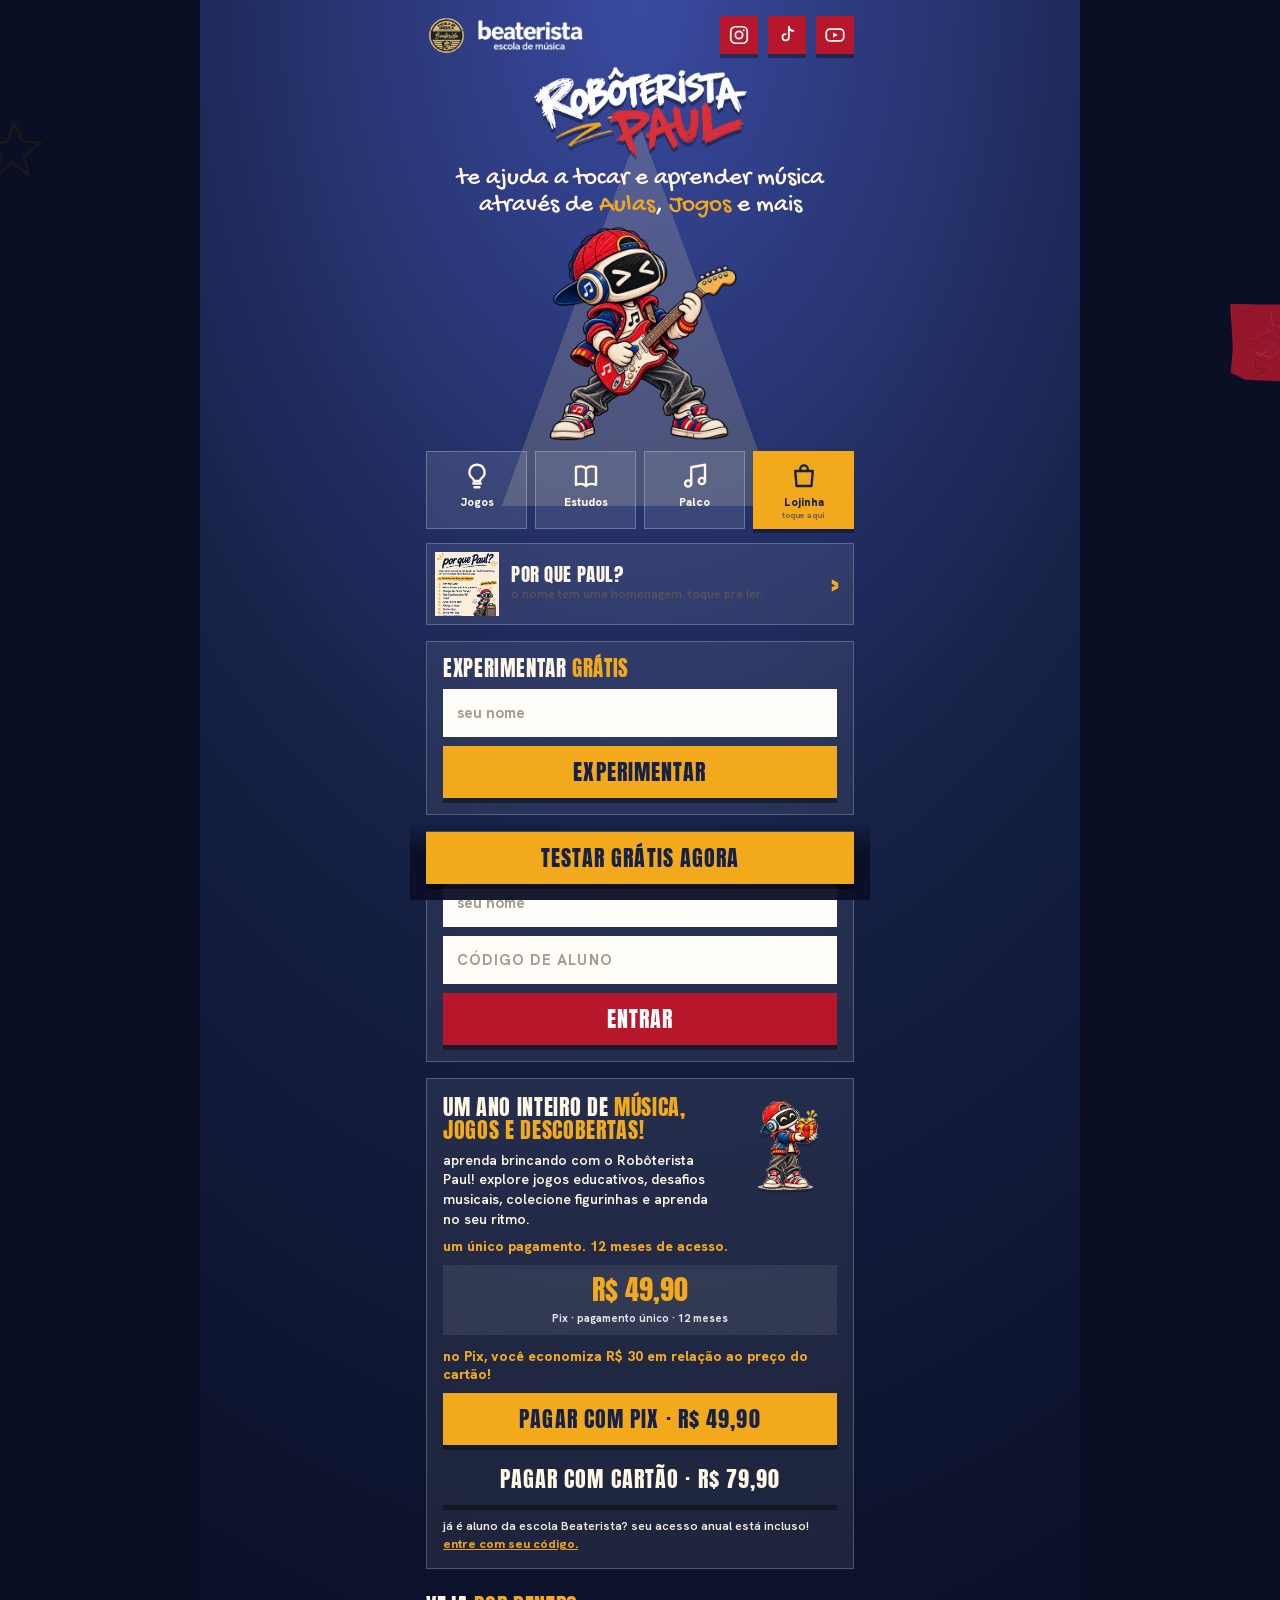
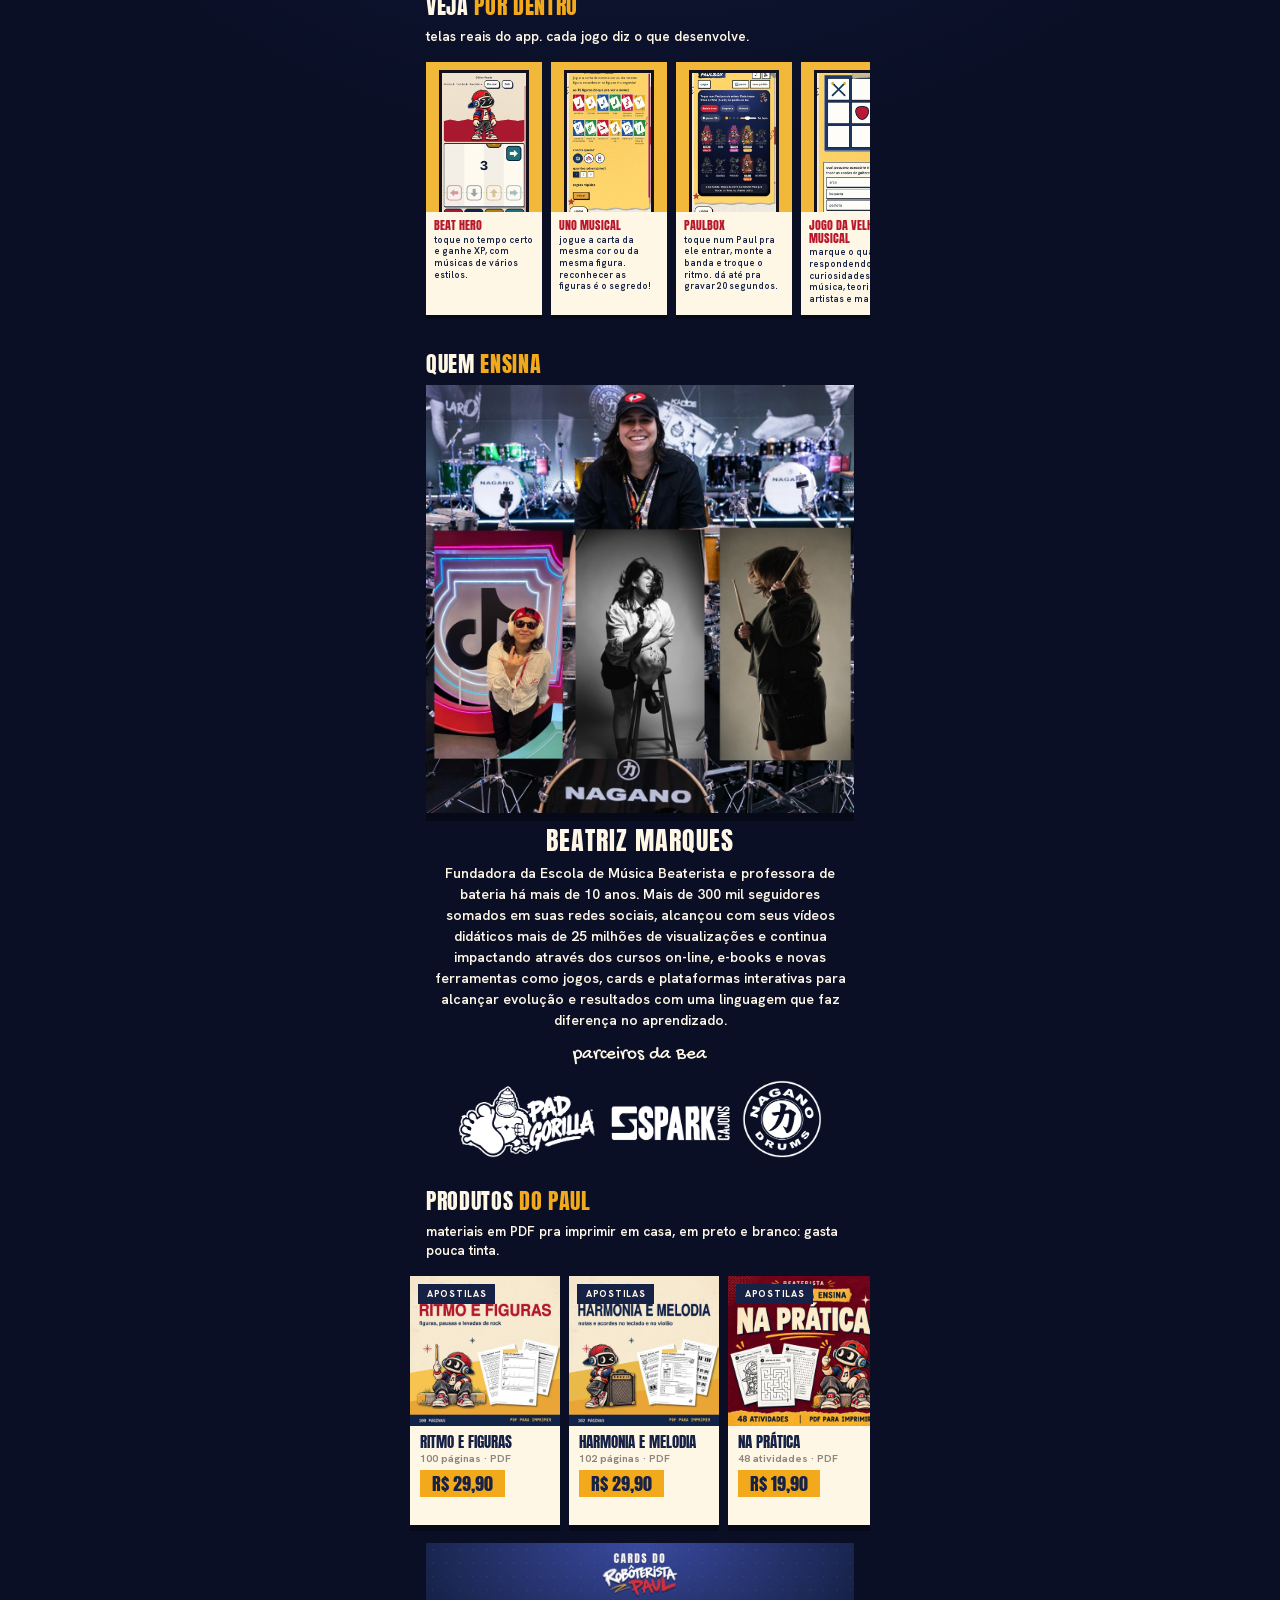
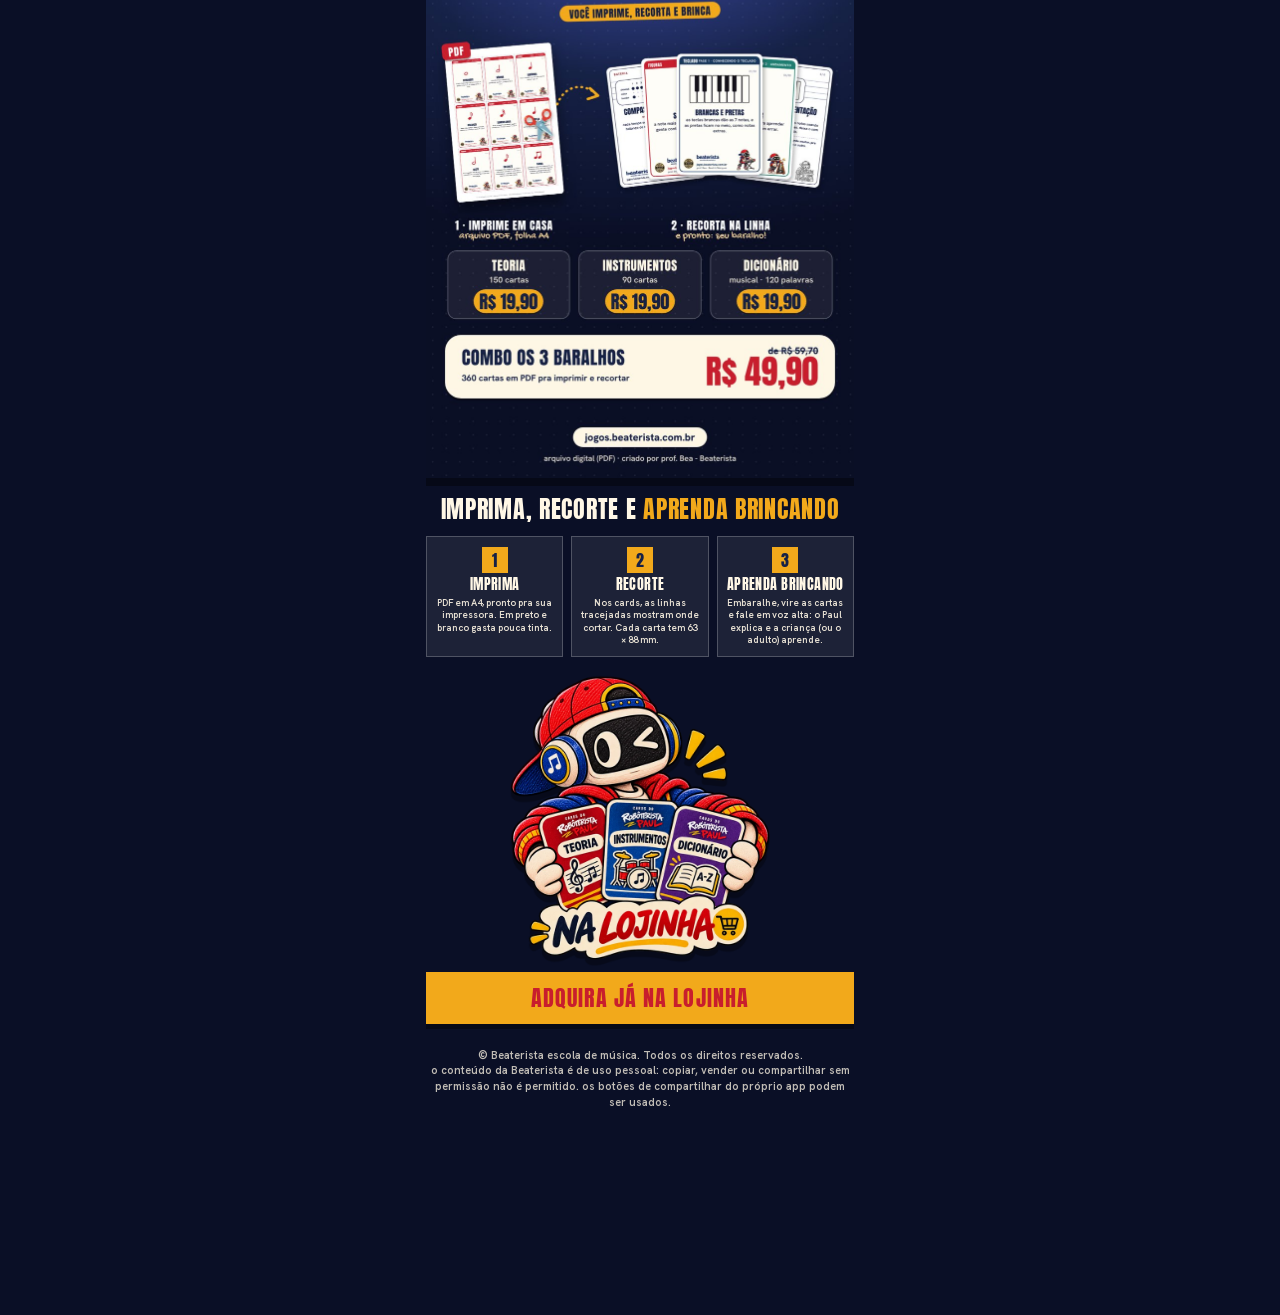
<file: index.html>
<!doctype html>
<html lang="pt-BR">
<head>
  <meta charset="utf-8">
  <meta name="viewport" content="width=device-width, initial-scale=1, viewport-fit=cover">
  <title>Beaterista Play · Alunos</title>
  <meta name="description" content="Beaterista — área do aluno: jogos, Beat Lab e instrumentos.">
  <meta name="robots" content="noindex, nofollow">
  <meta http-equiv="Content-Security-Policy" content="default-src 'self'; img-src 'self' data: blob:; style-src 'self' 'unsafe-inline'; script-src 'self'; connect-src 'self' https://*.supabase.co; media-src 'self' blob:; frame-src 'none'; object-src 'none'; base-uri 'self'; form-action 'self'">
  <meta name="referrer" content="no-referrer">
  <meta name="theme-color" content="#521622">
  <meta name="apple-mobile-web-app-capable" content="yes">
  <meta name="mobile-web-app-capable" content="yes">
  <meta name="apple-mobile-web-app-status-bar-style" content="default">
  <meta name="apple-mobile-web-app-title" content="Beaterista Play">
  <link rel="manifest" href="manifest-aluno.webmanifest">
  <link rel="apple-touch-icon" href="assets/icons/apple-touch-icon.png">
  <link rel="icon" type="image/png" href="assets/icons/icon-192.png">
  <script src="js/aluno-boot.js"></script>
  <script src="js/theme-boot.js"></script>
  <link rel="stylesheet" href="css/fonts.css">
  <link rel="stylesheet" href="css/app.css">
  <link rel="stylesheet" href="css/kids.css">
  <link rel="stylesheet" href="css/paulta.css">
  <link rel="stylesheet" href="css/mapa.css">
  <link rel="stylesheet" href="css/mundos.css">
  <link rel="stylesheet" href="css/palco-skin.css">
  <link rel="stylesheet" href="css/aventura.css">
  <link rel="stylesheet" href="css/aventura-tema.css">
  <link rel="stylesheet" href="css/lote2.css">
  <link rel="stylesheet" href="css/lote3.css">
  <link rel="stylesheet" href="css/audit.css">
  <link rel="stylesheet" href="css/jogos.css">
  <link rel="stylesheet" href="css/figurinhas.css">
  <link rel="stylesheet" href="css/album-tema.css">
  <link rel="stylesheet" href="css/perfil-passe.css">
  <link rel="stylesheet" href="css/inicio.css">
  <link rel="stylesheet" href="css/paul-dicas.css">
  <link rel="stylesheet" href="css/cara-musical.css">
  <link rel="stylesheet" href="css/promo-passe.css">
  <link rel="stylesheet" href="css/presente.css">
  <link rel="stylesheet" href="css/meu-passe.css">
  <link rel="stylesheet" href="css/lojinha.css">
</head>
<body class="aluno">
  <div id="decor" aria-hidden="true"><span class="wash w1"></span><span class="wash w2"></span><span class="wash w3"></span></div>
  <div id="app" aria-live="off"><p class="boot">carregando…</p></div>
  <div id="overlay"></div>
  <div id="toasts" aria-live="polite"></div>
  <noscript><p style="padding:24px">O Beaterista precisa de JavaScript para funcionar.</p></noscript>
  <script type="module" src="js/aluno.js"></script>
</body>
</html>
</file>
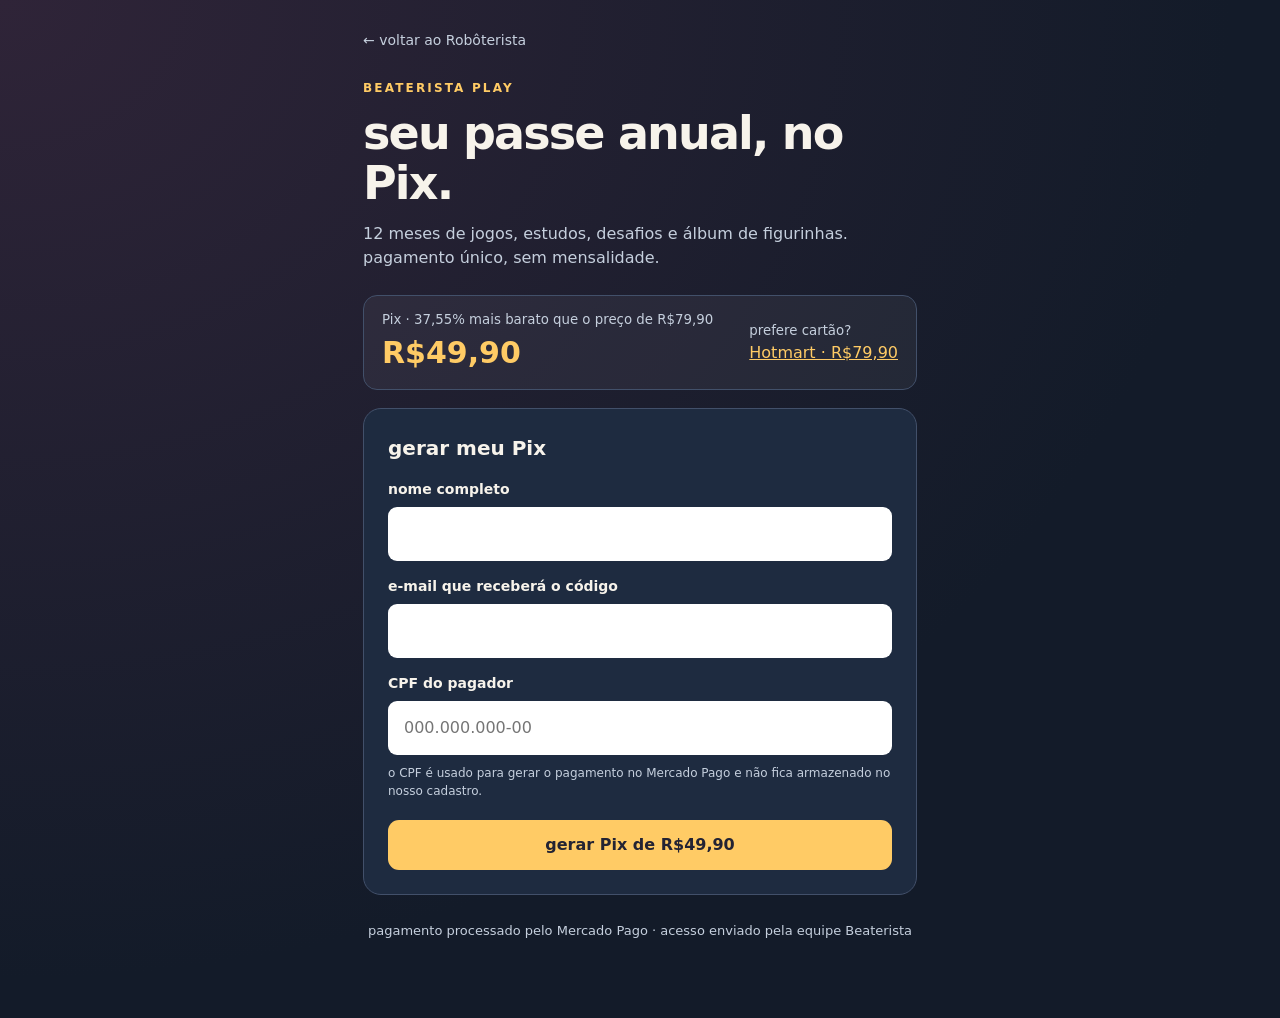
<file: pix/index.html>
<!doctype html>
<html lang="pt-BR">
<head>
  <meta charset="utf-8">
  <meta name="viewport" content="width=device-width,initial-scale=1">
  <meta name="robots" content="noindex,nofollow">
  <meta name="theme-color" content="#141b28">
  <title>Pagamento Pix · Beaterista Play</title>
  <style>
    :root{--fundo:#131b29;--cartao:#1e2b40;--borda:#42506a;--texto:#f7f3eb;--muted:#c5cfdd;--red:#ed4c51;--creme:#fff4d5;--amarelo:#ffcb65}
    *{box-sizing:border-box}
    body{margin:0;background:radial-gradient(ellipse at top left,#2f2438,var(--fundo) 68%);color:var(--texto);font:16px/1.5 system-ui,-apple-system,BlinkMacSystemFont,"Segoe UI",sans-serif;min-height:100vh}
    main{max-width:590px;margin:0 auto;padding:22px 18px 64px}
    a{color:var(--amarelo)}
    .voltar{display:inline-block;text-decoration:none;color:var(--muted);font-size:14px;margin:8px 0 28px}
    .marca{font-size:12px;font-weight:800;letter-spacing:.18em;text-transform:uppercase;color:var(--amarelo);margin:0}
    h1{font-size:clamp(30px,7vw,46px);line-height:1.08;letter-spacing:-.04em;margin:12px 0}
    .intro{color:var(--muted);margin:14px 0 25px}
    .preco{display:flex;align-items:center;justify-content:space-between;border:1px solid var(--borda);border-radius:14px;background:rgba(255,255,255,.05);padding:14px 18px;margin-bottom:18px;gap:14px}
    .preco b{font-size:30px;color:var(--amarelo)}
    .preco small{color:var(--muted);display:block}
    .painel{background:var(--cartao);border:1px solid var(--borda);padding:24px;border-radius:18px}
    h2{font-size:20px;margin:0 0 16px}
    label{display:block;font-weight:650;font-size:14px;margin:15px 0 7px}
    input{font:inherit;padding:13px 14px;border-radius:9px;background:#fff;color:#182132;width:100%;border:2px solid transparent}
    input:focus{border-color:var(--amarelo);outline:3px solid transparent}
    button,.botao{font:inherit;font-weight:750;border:0;border-radius:11px;min-height:50px;padding:12px 16px;cursor:pointer;text-align:center}
    button:disabled{opacity:.55;cursor:wait}
    .principal{background:var(--amarelo);color:#232333;width:100%;margin-top:20px}
    .secundario{background:transparent;border:1px solid var(--borda);color:var(--texto);display:inline-block;text-decoration:none}
    .ajuda{font-size:12px;color:var(--muted);margin:9px 0 0}
    .erro{color:#ffd5d5;background:#6b2d38;border:1px solid #ca626b;border-radius:9px;padding:12px;margin:14px 0}
    [hidden]{display:none!important}
    .qrbox{background:white;padding:14px;border-radius:12px;max-width:245px;margin:18px auto;display:flex;justify-content:center}
    .qrbox img{display:block;width:100%;height:auto}
    textarea{font:12px/1.5 monospace;resize:none;width:100%;min-height:84px;border:1px solid var(--borda);border-radius:9px;padding:10px;background:#11192a;color:#fff;overflow-wrap:anywhere}
    .acao{display:grid;gap:10px;margin-top:10px}
    .centro{text-align:center}
    .status{background:rgba(255,255,255,.05);padding:12px;border-radius:9px;margin:17px 0;color:var(--creme)}
    .ok{border-left:4px solid #77d1a1}
    .alerta{border-left:4px solid var(--amarelo)}
    .rodape{font-size:13px;color:var(--muted);margin-top:26px;text-align:center}
    @media(max-width:410px){.painel{padding:17px}.preco{flex-wrap:wrap}}
  </style>
</head>
<body>
<main>
  <a class="voltar" href="https://jogos.beaterista.com.br/?entrar">← voltar ao Robôterista</a>
  <p class="marca">beaterista play</p>
  <h1>seu passe anual, no Pix.</h1>
  <p class="intro">12 meses de jogos, estudos, desafios e álbum de figurinhas. pagamento único, sem mensalidade.</p>
  <div class="preco">
    <div><small>Pix · 37,55% mais barato que o preço de R$79,90</small><b>R$49,90</b></div>
    <div><small>prefere cartão?</small><a href="https://pay.hotmart.com/Y108629105P" target="_blank" rel="noopener">Hotmart · R$79,90</a></div>
  </div>
  <section id="inicio" class="painel" aria-labelledby="cabecalho">
    <h2 id="cabecalho">gerar meu Pix</h2>
    <form id="form">
      <label for="nome">nome completo</label>
      <input id="nome" name="nome" autocomplete="name" minlength="2" maxlength="80" required>
      <label for="email">e-mail que receberá o código</label>
      <input id="email" name="email" type="email" autocomplete="email" maxlength="200" required>
      <label for="cpf">CPF do pagador</label>
      <input id="cpf" name="cpf" inputmode="numeric" autocomplete="off" placeholder="000.000.000-00" maxlength="14" required>
      <p class="ajuda">o CPF é usado para gerar o pagamento no Mercado Pago e não fica armazenado no nosso cadastro.</p>
      <button id="gerar" type="submit" class="principal">gerar Pix de R$49,90</button>
    </form>
    <p id="erro" class="erro" role="alert" hidden></p>
  </section>
  <section id="pagamento" class="painel" aria-labelledby="cabecalho-pagamento" hidden>
    <h2 id="cabecalho-pagamento">pague com Pix</h2>
    <p>use o QR Code ou copie a chave abaixo. o Pix costuma ser válido por até 30 minutos.</p>
    <div id="qrbox" class="qrbox" hidden><img id="qr" alt="QR Code Pix do Mercado Pago"></div>
    <div id="copiar-bloco" hidden>
      <label for="chave">Pix copia e cola</label>
      <textarea id="chave" readonly></textarea>
      <div class="acao"><button id="copiar" type="button" class="principal">copiar código Pix</button></div>
    </div>
    <p id="status" class="status alerta" role="status" aria-live="polite">aguardando pagamento...</p>
    <div class="acao">
      <a id="mp" class="botao secundario" href="#" target="_blank" rel="noopener noreferrer" hidden>abrir Pix no Mercado Pago</a>
      <button id="conferir" class="botao secundario" type="button">já paguei · conferir pagamento</button>
    </div>
    <p class="ajuda">após a confirmação, o código anual chega automaticamente ao seu e-mail. não é necessário enviar comprovante.</p>
    <p id="erro2" class="erro" role="alert" hidden></p>
  </section>
  <section id="sucesso" class="painel centro" hidden>
    <h2>pagamento confirmado!</h2>
    <p>seu passe anual está ativo. o código foi enviado para o e-mail informado.</p>
    <a class="botao principal" href="https://jogos.beaterista.com.br/?entrar" style="display:block;text-decoration:none">entrar no Robôterista</a>
  </section>
  <p class="rodape">pagamento processado pelo Mercado Pago · acesso enviado pela equipe Beaterista</p>
</main>
<script>
(() => {
  "use strict";
  const API = "https://fnxgjxatremjdxaqmswu.supabase.co/functions/v1/mercadopago-passe";
  const $ = (id) => document.getElementById(id);
  let pedido = sessionStorage.getItem("beaterista-pix-pedido") || "";
  let timer = null;
  let consultando = false;
  const erro = (el, msg) => { el.hidden = !msg; el.textContent = msg || ""; };
  async function chamar(modo, body) {
    const r = await fetch(API + "?acao=" + modo, {
      method: "POST", headers: { "Content-Type": "application/json" },
      body: JSON.stringify(body), cache: "no-store",
    });
    const data = await r.json().catch(() => ({}));
    if (!r.ok) {
      const msgs = {
        pix_nao_configurado: "o Pix está sendo configurado. por enquanto, utilize o cartão na Hotmart.",
        email_nao_configurado: "o envio automático está indisponível. tente novamente mais tarde.",
        verifique_nome_email_cpf: "confira seu nome, e-mail e CPF.",
        muitas_tentativas_tente_mais_tarde: "muitas tentativas. tente novamente em 15 minutos.",
        falha_ao_gerar_pix: "não foi possível gerar o Pix. tente novamente.",
        falha_temporaria_ao_gerar_pix: "não foi possível confirmar a geração do Pix. aguarde e tente novamente.",
      };
      throw Error(msgs[data.erro] || "não foi possível concluir agora. tente novamente.");
    }
    return data;
  }
  function pagamento(data) {
    $("inicio").hidden = true;
    $("pagamento").hidden = false;
    $("sucesso").hidden = true;
    if (data.qr_code_base64 && /^[a-zA-Z0-9+/=]+$/.test(data.qr_code_base64)) {
      $("qr").src = "data:image/png;base64," + data.qr_code_base64;
      $("qrbox").hidden = false;
    }
    if (data.qr_code) {
      $("chave").value = data.qr_code;
      $("copiar-bloco").hidden = false;
    }
    if (data.ticket_url && /^https:\/\//.test(data.ticket_url)) {
      $("mp").href = data.ticket_url;
      $("mp").hidden = false;
    }
    $("status").textContent = "aguardando confirmação do Pix...";
    if (!timer) timer = setInterval(conferir, 7000);
  }
  function finalizado(enviado) {
    clearInterval(timer); timer = null;
    sessionStorage.removeItem("beaterista-pix-pedido"); pedido = "";
    $("inicio").hidden = true;
    $("pagamento").hidden = true;
    $("sucesso").hidden = false;
    if (!enviado) {
      $("sucesso").querySelector("p").textContent =
        "seu acesso já foi liberado, mas o e-mail ainda está sendo enviado. aguarde alguns instantes e confira a caixa de spam.";
    }
  }
  async function conferir() {
    if (!pedido || consultando || document.hidden) return;
    consultando = true;
    try {
      const data = await chamar("status", { pedido });
      if (data.status === "aprovada") finalizado(data.email_enviado);
      else if (["reembolsada", "chargeback", "cancelada", "falhou"].includes(data.status)) {
        clearInterval(timer); timer = null;
        $("status").textContent = "esse pagamento não foi aprovado. volte e gere um novo Pix, se desejar.";
        $("status").className = "status alerta";
        sessionStorage.removeItem("beaterista-pix-pedido");
        pedido = "";
      } else {
        $("status").textContent = "Pix pendente. quando o pagamento for aprovado, seu acesso será enviado por e-mail.";
        if ($("pagamento").hidden) pagamento(data);
        if (data.ticket_url || data.qr_code || data.qr_code_base64) pagamento(data);
      }
      erro($("erro2"), "");
    } catch (e) {
      erro($("erro2"), String(e.message || e));
    } finally {
      consultando = false;
    }
  }
  $("form").addEventListener("submit", async (event) => {
    event.preventDefault();
    erro($("erro"), "");
    $("gerar").disabled = true;
    $("gerar").textContent = "gerando Pix...";
    try {
      const data = await chamar("criar", {
        nome: $("nome").value, email: $("email").value, cpf: $("cpf").value,
      });
      pedido = data.pedido;
      sessionStorage.setItem("beaterista-pix-pedido", pedido);
      pagamento(data);
      await conferir();
    } catch (e) {
      erro($("erro"), String(e.message || e));
    } finally {
      $("gerar").disabled = false;
      $("gerar").textContent = "gerar Pix de R$49,90";
    }
  });
  $("conferir").addEventListener("click", () => conferir());
  $("copiar").addEventListener("click", async () => {
    try {
      await navigator.clipboard.writeText($("chave").value);
      $("copiar").textContent = "código copiado!";
    } catch {
      $("chave").select();
      $("copiar").textContent = "selecione e copie o código acima";
    }
  });
  if (pedido) {
    $("inicio").hidden = true;
    $("pagamento").hidden = false;
    $("status").textContent = "recuperando seu Pix...";
    conferir();
  }
})();
</script>
</body>
</html>
</file>
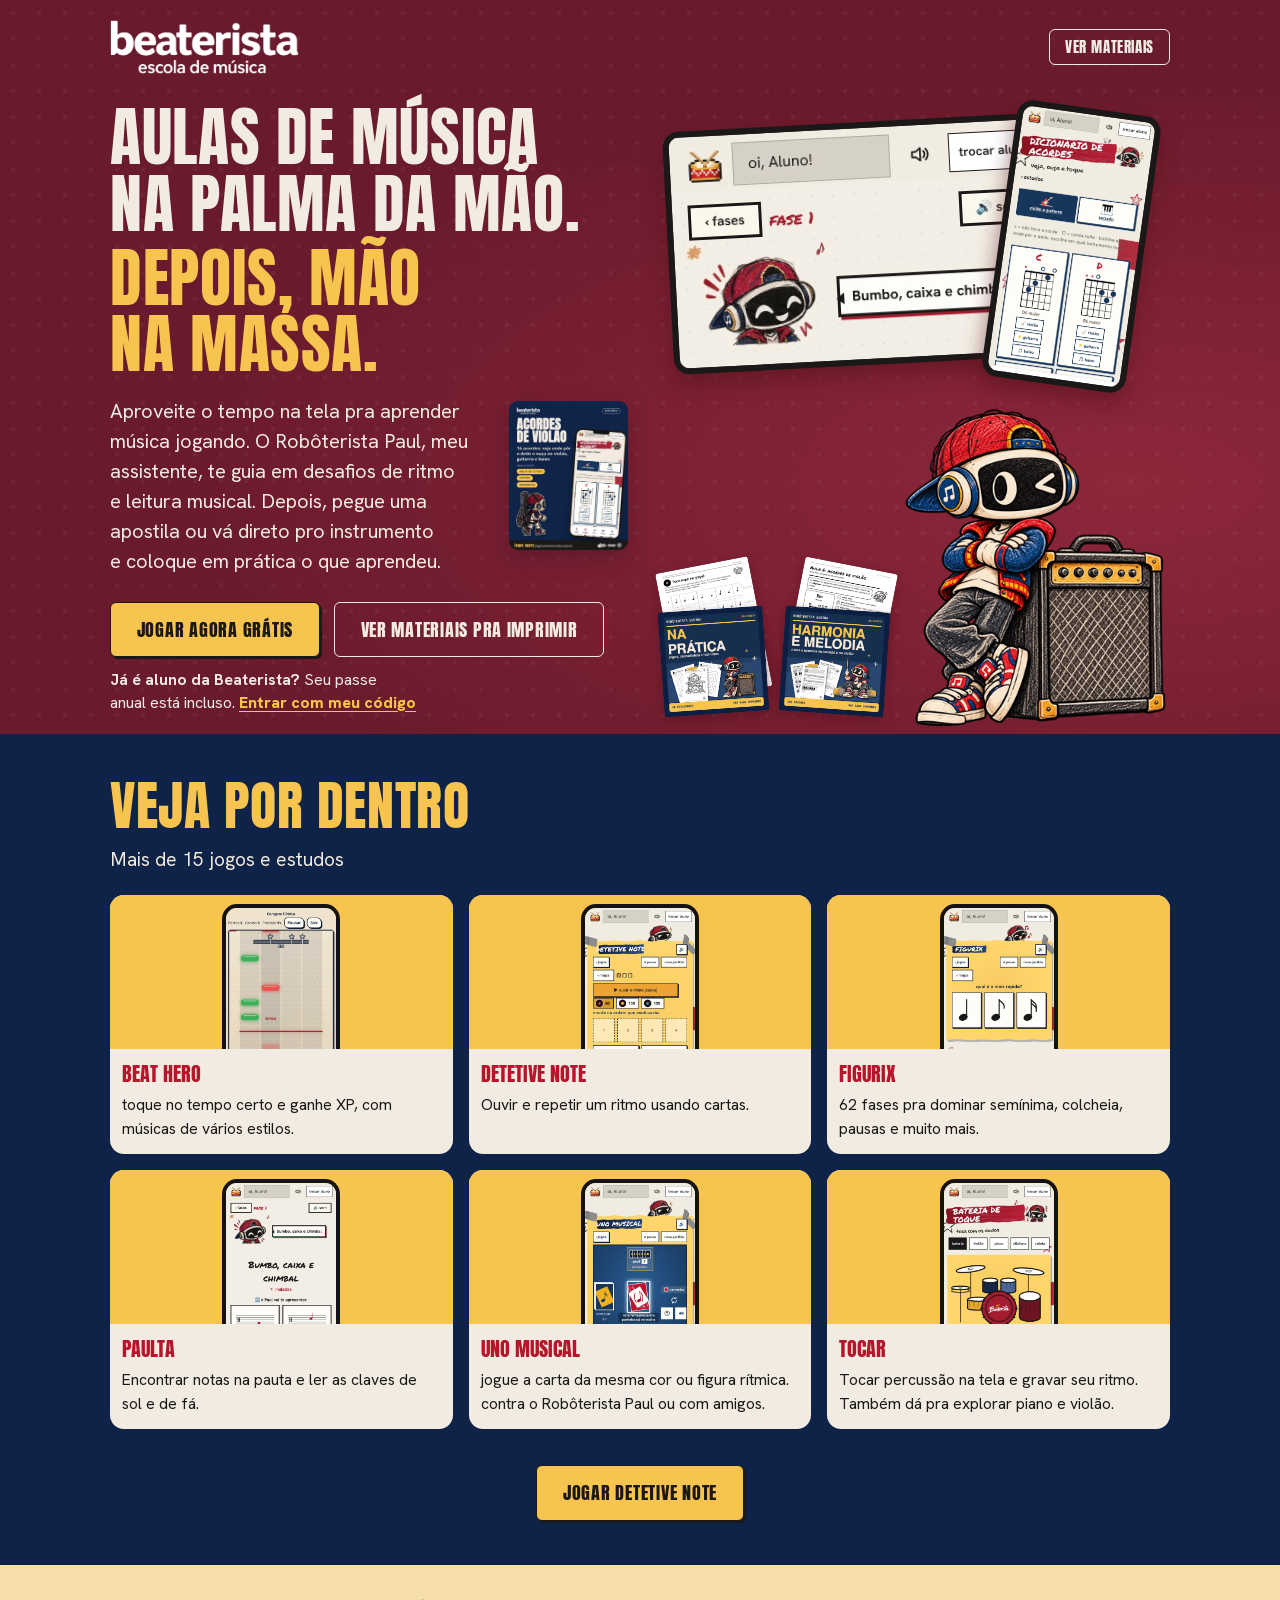
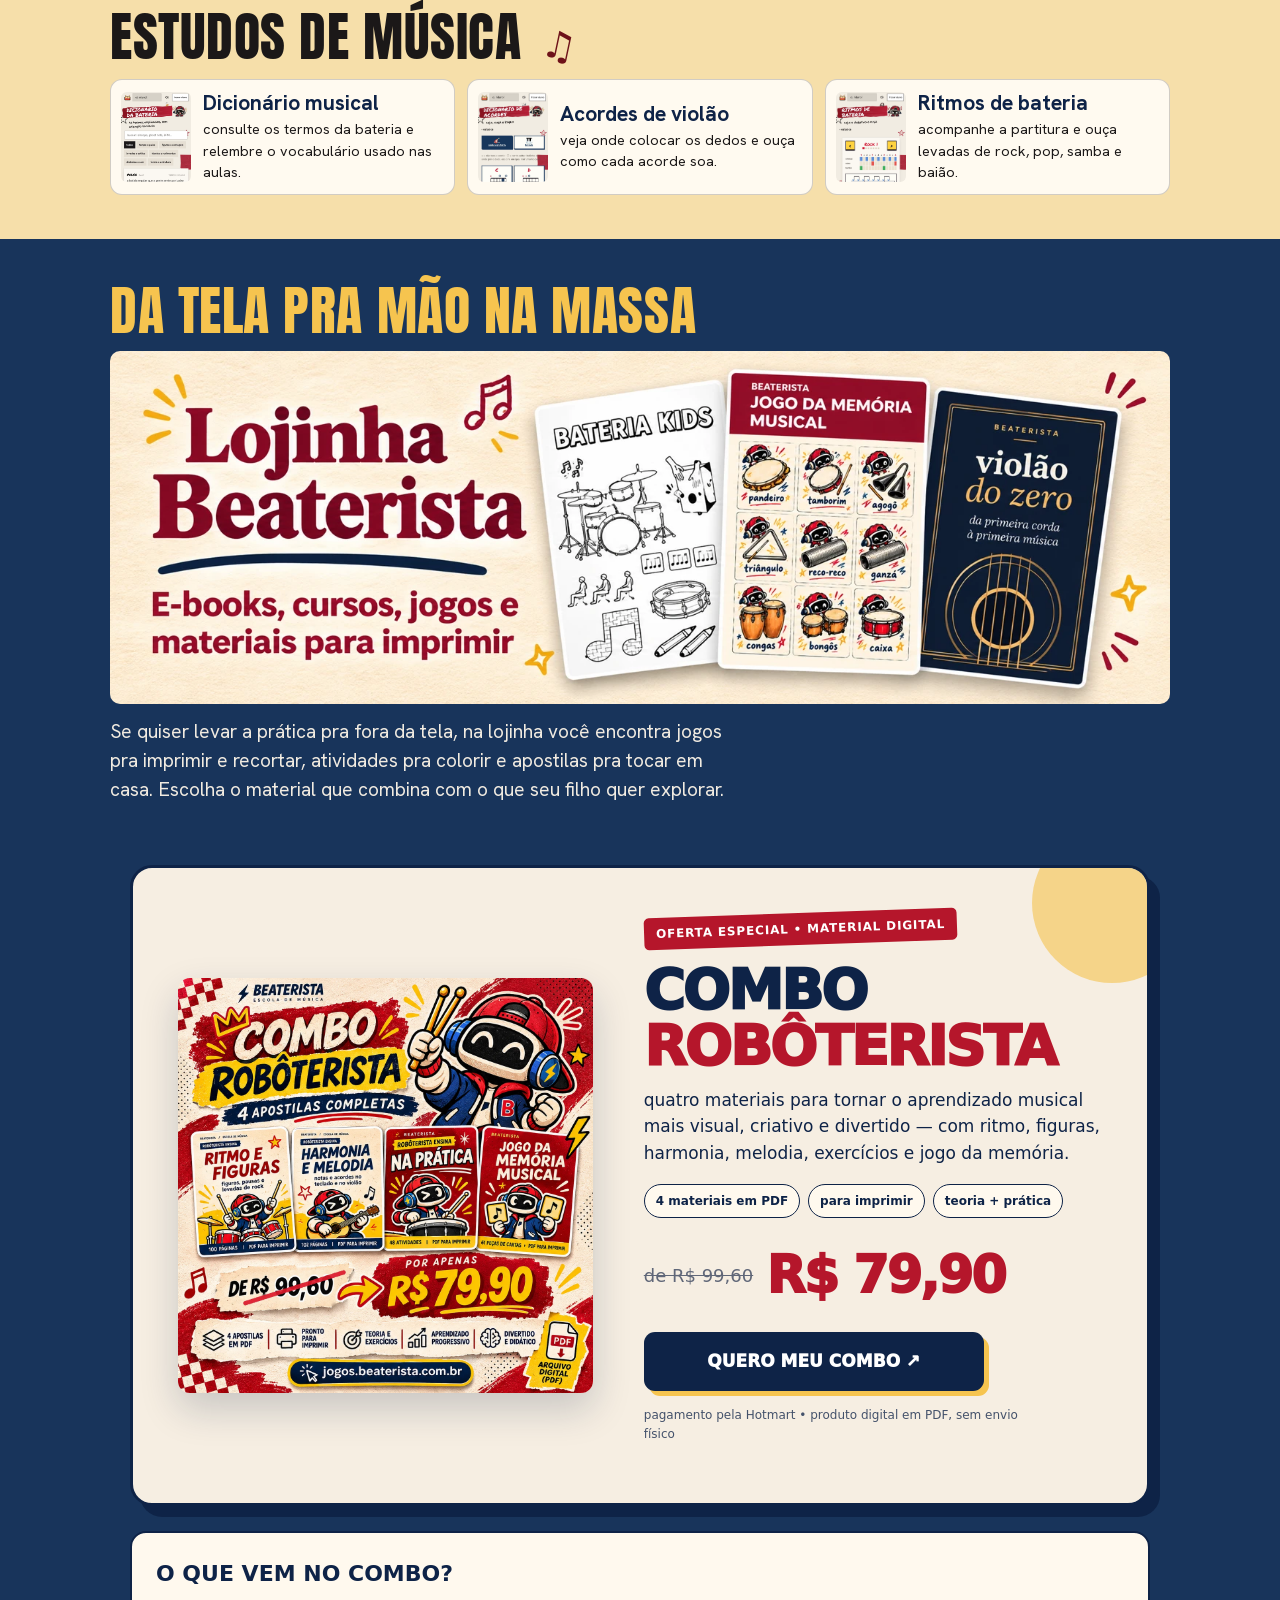
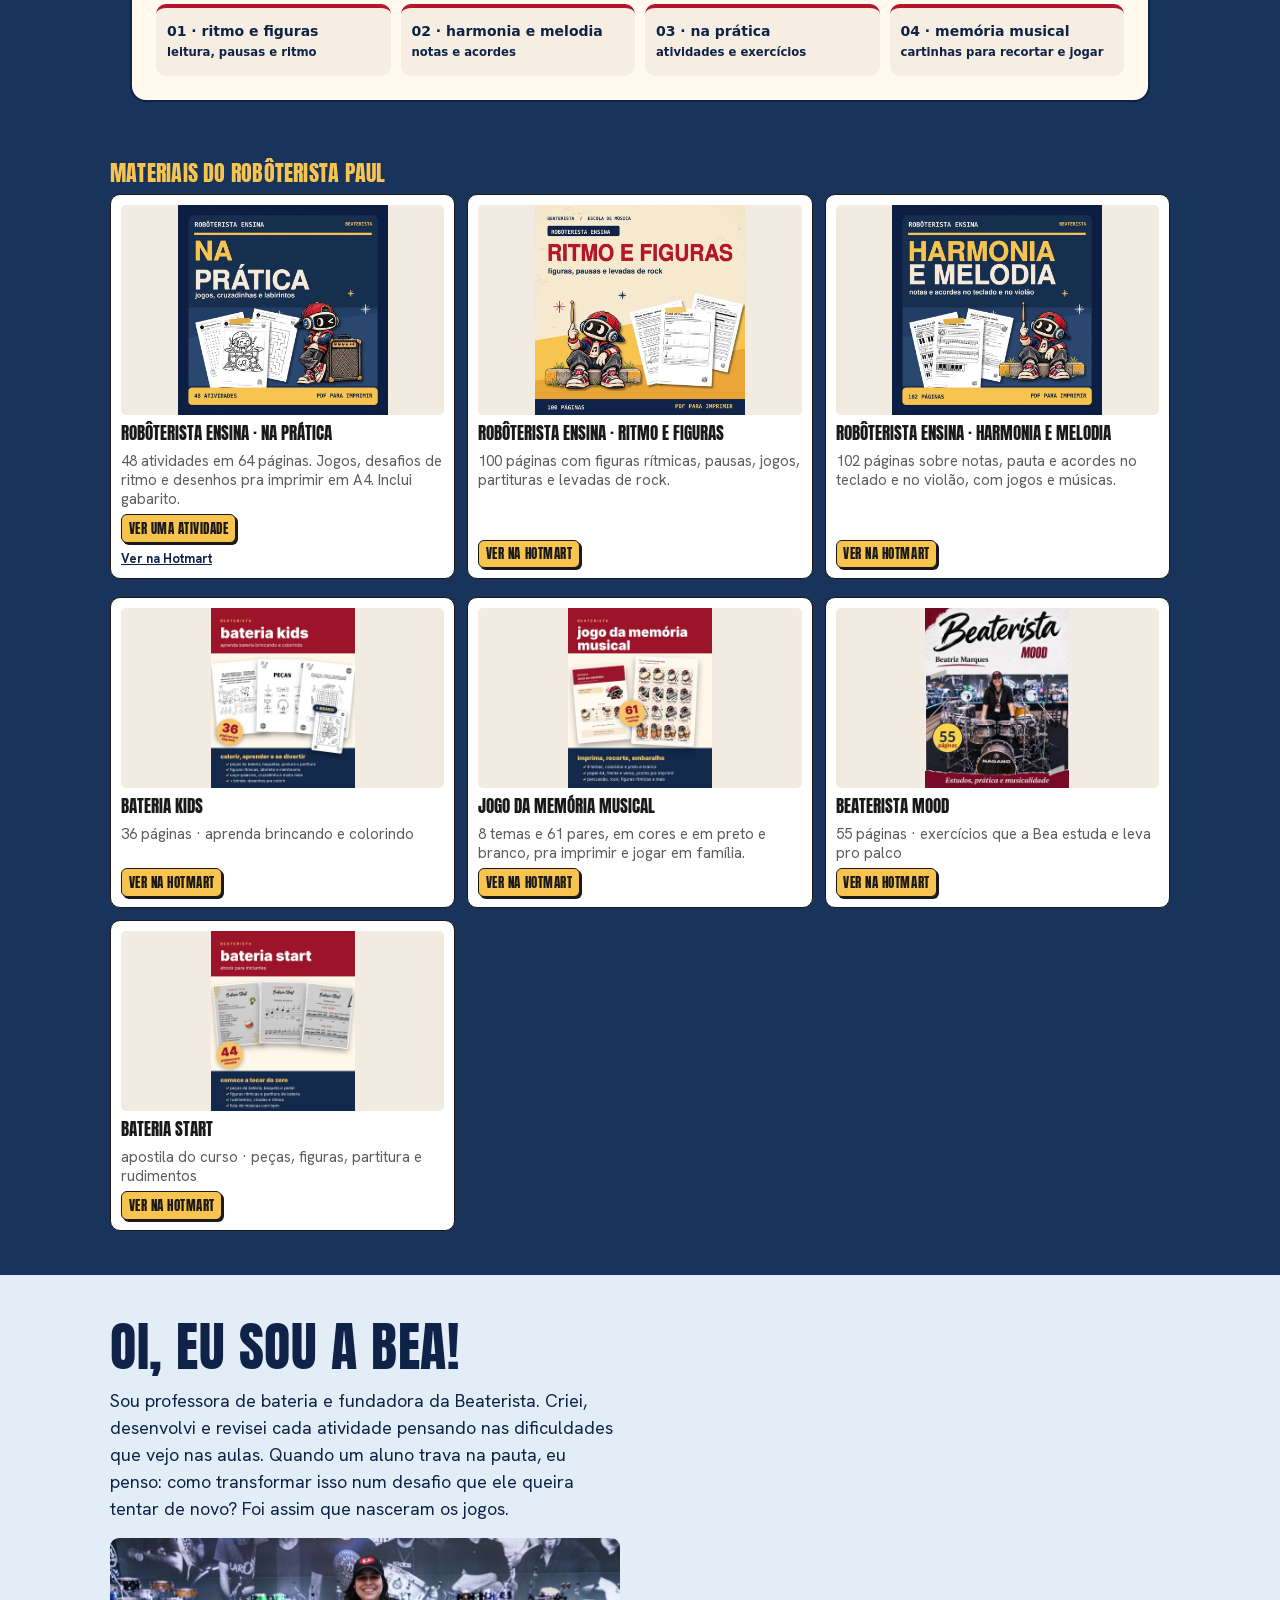
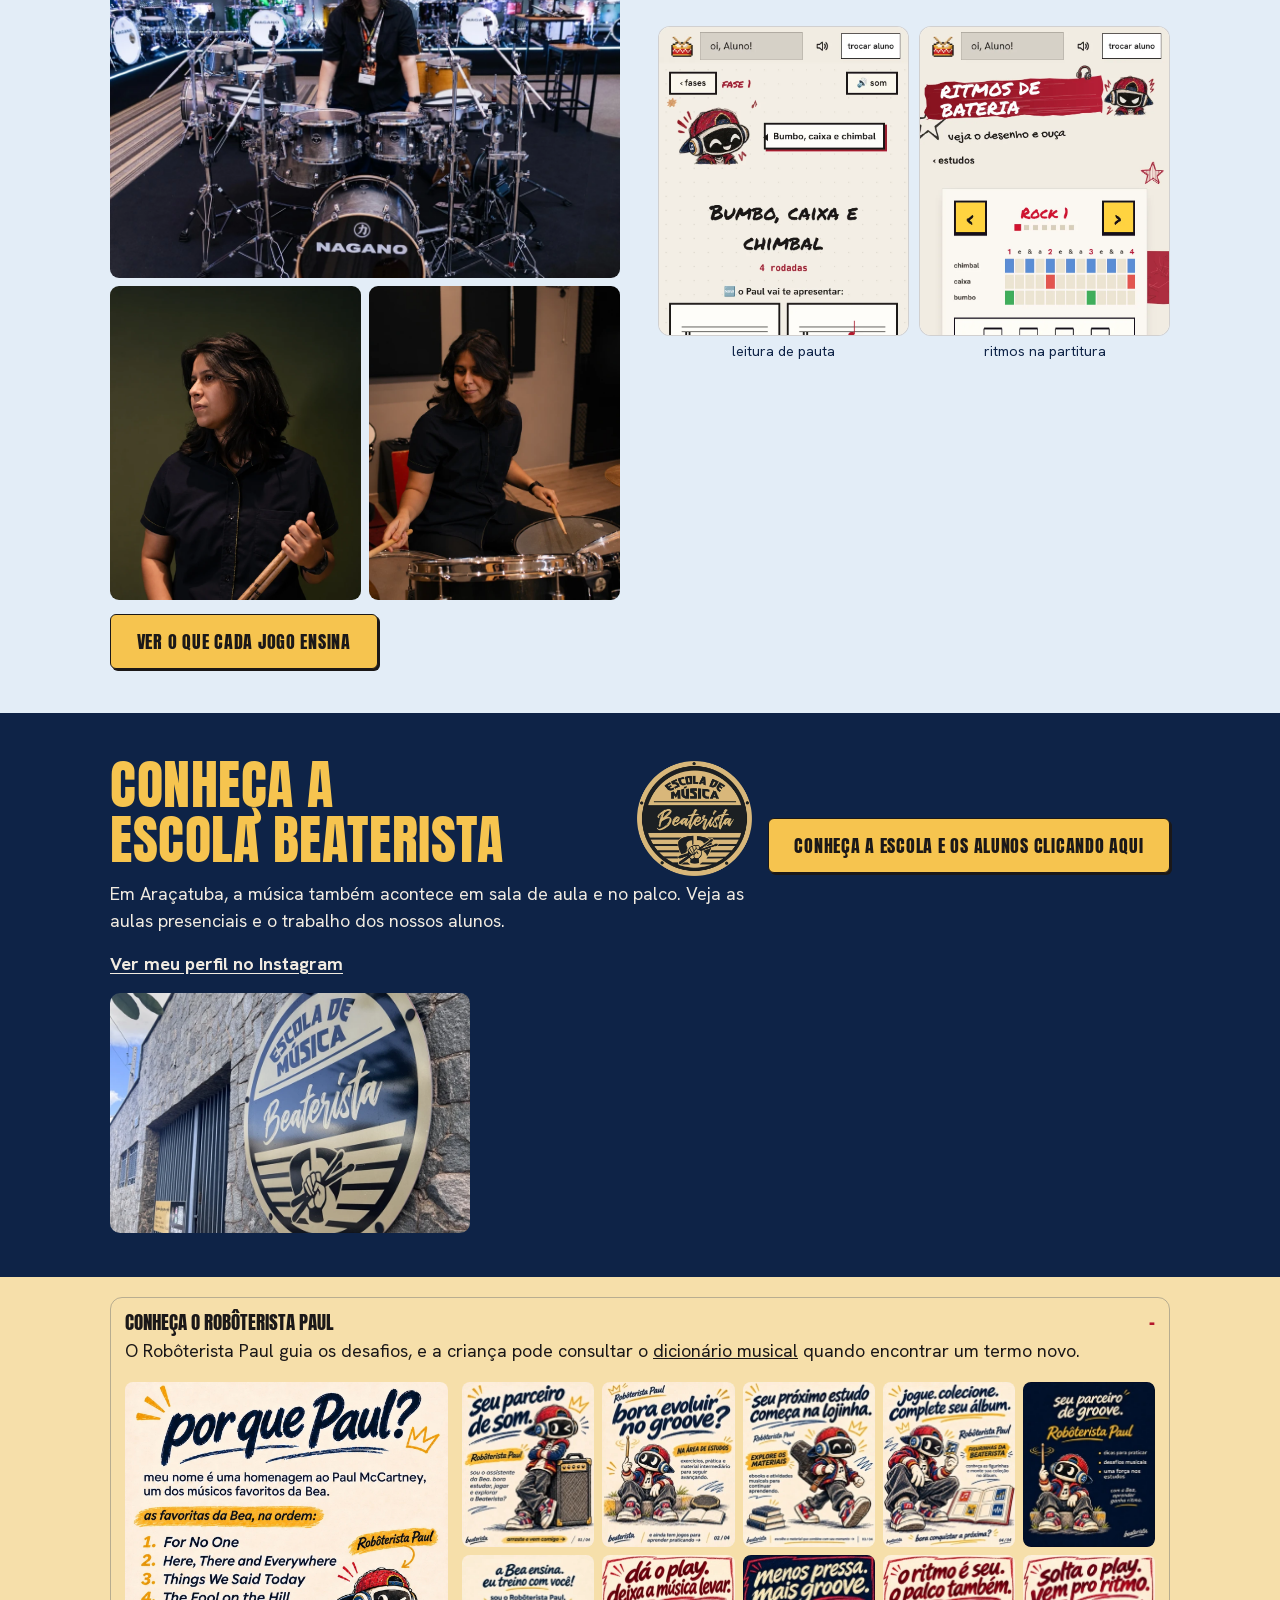
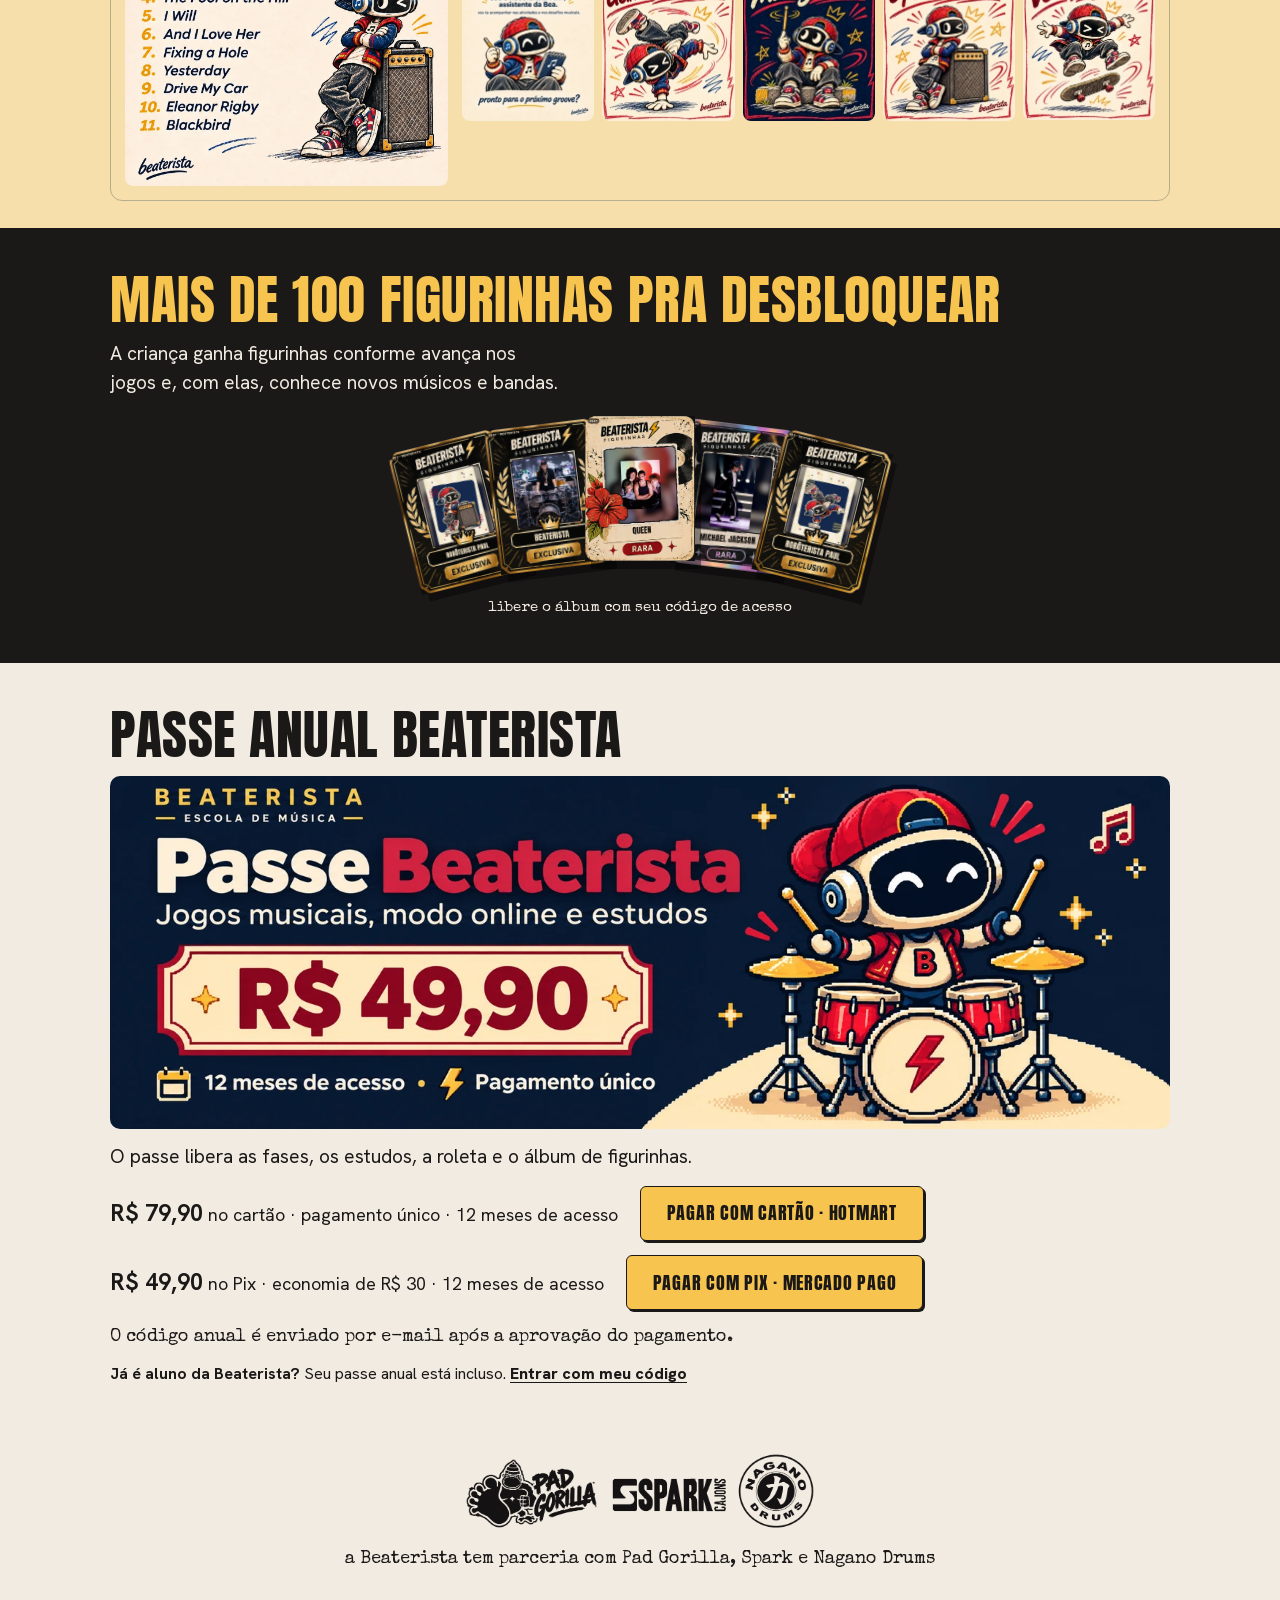
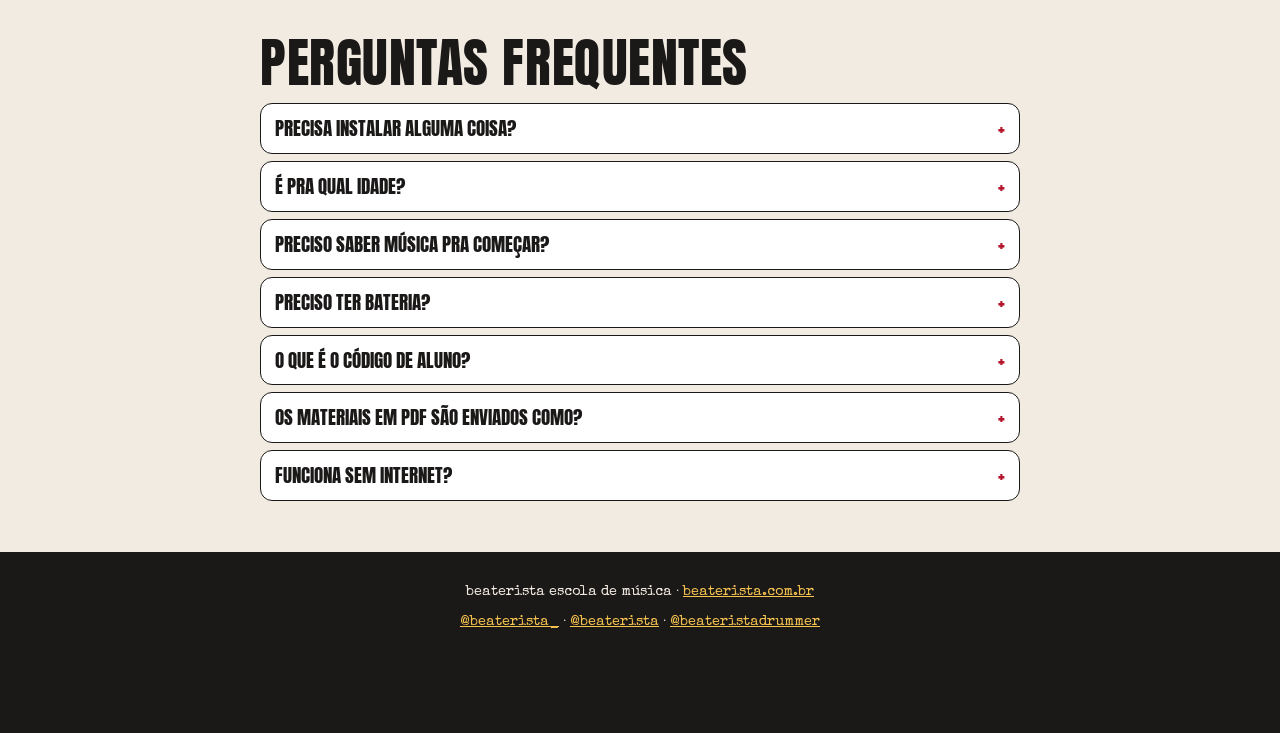
<file: vendas/index.html>
<!doctype html>
<html lang="pt-BR">
<head>
<meta charset="utf-8">
<meta name="viewport" content="width=device-width, initial-scale=1">
<title>Beaterista · jogos e estudos que ensinam música</title>
<meta name="description" content="Jogos de ritmo, leitura de partitura e teoria musical criados pela professora Bea. Teste grátis no celular, tablet ou computador.">
<meta property="og:title" content="Beaterista · jogos que ensinam música">
<meta property="og:description" content="Ritmo, partitura e teoria brincando, com a professora Bea e o Robôterista Paul. Teste grátis.">
<meta property="og:image" content="https://jogos.beaterista.com.br/vendas/assets/d5c382ef93281c9a.webp"><meta property="og:url" content="https://jogos.beaterista.com.br/vendas/"><link rel="canonical" href="https://jogos.beaterista.com.br/vendas/">
<meta name="theme-color" content="#b5162b">
<style>
/* fontes locais (pasta fonts/) */
@font-face{font-family:'Anton';src:url(assets/d0fa07ff63dd60cb.woff2) format('woff2');font-display:swap}
@font-face{font-family:'Hanken Grotesk';font-weight:400 800;src:url(assets/1f21c6eaa0000f33.woff2) format('woff2');font-display:swap}
@font-face{font-family:'Special Elite';src:url(assets/3cf06771841c778d.woff2) format('woff2');font-display:swap}
@font-face{font-family:'Permanent Marker';src:url(assets/4884fec2c73aa52a.woff2) format('woff2');font-display:swap}
:root{--red:#b5162b;--wine:#6e1219;--cream:#f1ebe1;--ink:#1b1818;--navy:#0e2347;--gold:#f6c44f}
*{box-sizing:border-box;margin:0;padding:0}
html{scroll-behavior:smooth}
body{font-family:'Hanken Grotesk',system-ui,sans-serif;background:var(--cream);color:var(--ink);line-height:1.5;font-size:18px;-webkit-font-smoothing:antialiased}
img{max-width:100%;display:block}
a{color:inherit}
.A{font-family:'Anton',Impact,sans-serif;text-transform:uppercase;line-height:1;letter-spacing:.01em;font-weight:400}
.T{font-family:'Special Elite',monospace}
.wrap{max-width:1100px;margin:0 auto;padding:0 20px}
.btn{display:inline-block;font-family:'Anton';text-transform:uppercase;letter-spacing:.04em;font-size:1.15rem;padding:.7em 1.4em;border-radius:6px;border:2px solid var(--ink);box-shadow:4px 4px 0 var(--ink);text-decoration:none;background:var(--gold);color:var(--ink);transition:transform .1s}
.btn:hover{transform:translate(-1px,-1px)}
.btn.red{background:var(--red);color:var(--cream)}
.btn.ghost{background:transparent;color:inherit;border-color:currentColor;box-shadow:none}
section{padding:72px 0}
h2{font-size:clamp(2rem,6vw,3.4rem);margin-bottom:14px}
.lead{font-size:1.2rem;max-width:640px}
/* hero */
.hero{background:var(--red);color:var(--cream);position:relative;overflow:hidden;padding:36px 0 0}
.hero::before{content:'';position:absolute;inset:0;background:radial-gradient(#ffffff22 2px,transparent 2.5px) 0 0/26px 26px}
.hero .wrap{position:relative;display:grid;grid-template-columns:1.1fr .9fr;gap:24px;align-items:end}
.nav{display:flex;justify-content:space-between;align-items:center;padding-bottom:30px;grid-column:1/-1}
.nav img{height:54px;filter:brightness(0) invert(1)}
.hero h1{font-size:clamp(2.8rem,9vw,5.8rem);margin-bottom:18px}
.hero h1 em{font-style:normal;color:var(--gold)}
.hero p{font-size:1.25rem;max-width:520px;margin-bottom:26px}
.hero .cta{display:flex;gap:14px;flex-wrap:wrap;margin-bottom:24px}
.hero small{display:block;font-family:'Special Elite';opacity:.85;margin-bottom:40px}
.hero .ph{position:relative;padding-bottom:0}
.phone{border:10px solid #151213;border-radius:42px;overflow:hidden;background:#151213;box-shadow:0 30px 50px -20px rgba(0,0,0,.6)}
.hero .phone{width:min(330px,80%);margin:0 auto;border-bottom:0;border-radius:42px 42px 0 0;transform:rotate(3deg) translateY(8px)}
.hero .paul{position:absolute;left:-10px;bottom:0;width:150px}
/* faixa */
.faixa{background:var(--ink);color:var(--cream);padding:18px 0;text-align:center;font-family:'Special Elite';font-size:1rem}
.faixa b{color:var(--gold);font-weight:400}
/* pilares */
.pilares{display:grid;grid-template-columns:repeat(3,1fr);gap:22px;margin-top:34px}
.card{background:#fff;border:3px solid var(--ink);box-shadow:6px 6px 0 var(--ink);border-radius:12px;padding:22px}
.card h3{font-family:'Anton';text-transform:uppercase;font-weight:400;font-size:1.6rem;color:var(--red);margin-bottom:6px}
.card .ic{font-size:2rem;margin-bottom:6px}
/* jogos */
.jogos{background:var(--navy);color:var(--cream)}
.jogos h2{color:var(--gold)}
.gal{display:grid;grid-template-columns:repeat(auto-fill,minmax(250px,1fr));gap:26px;margin-top:36px}
.j{background:var(--cream);color:var(--ink);border-radius:14px;overflow:hidden;box-shadow:6px 6px 0 var(--red)}
.j .shot{background:var(--gold);padding:18px 18px 0;height:300px;overflow:hidden}
.j .shot img{width:78%;margin:0 auto;border:8px solid #151213;border-bottom:0;border-radius:30px 30px 0 0}
.j .tx{padding:16px 18px 20px}
.j h3{font-family:'Anton';text-transform:uppercase;font-weight:400;font-size:1.6rem;color:var(--red)}
.j p{font-size:.98rem;margin:4px 0 10px}
.tag{display:inline-block;font-family:'Special Elite';font-size:.8rem;border:1.5px solid var(--ink);border-radius:99px;padding:2px 10px;margin:2px 4px 0 0}
/* passos */
.passos{display:grid;grid-template-columns:repeat(3,1fr);gap:22px;margin-top:34px;counter-reset:p}
.passo{background:var(--cream);border:3px solid var(--ink);border-radius:12px;padding:22px;position:relative}
.passo::before{counter-increment:p;content:counter(p);font-family:'Anton';font-size:4rem;color:var(--red);line-height:1;display:block}
.passo h3{font-family:'Anton';text-transform:uppercase;font-weight:400;font-size:1.5rem}
/* ciencia */
.ciencia{background:var(--gold)}
.refs{margin-top:28px;display:grid;grid-template-columns:repeat(2,1fr);gap:18px}
.ref{background:#fff;border:3px solid var(--ink);border-radius:12px;padding:18px}
.ref b{display:block;font-family:'Anton';text-transform:uppercase;font-weight:400;font-size:1.3rem;color:var(--red)}
.ref small{display:block;margin-top:8px;font-family:'Special Elite';font-size:.78rem;opacity:.8}
/* pais */
.pais{display:grid;grid-template-columns:1fr 1fr;gap:36px;align-items:center}
.pais ul{list-style:none;margin:18px 0}
.pais li{padding-left:28px;position:relative;margin-bottom:10px}
.pais li::before{content:'★';position:absolute;left:0;color:var(--red)}
.pais .phone{width:min(300px,80%);margin:0 auto;transform:rotate(-3deg)}
/* loja */
.loja{background:var(--cream)}
.prat{display:grid;grid-template-columns:repeat(auto-fill,minmax(200px,1fr));gap:22px;margin-top:30px}
.p{background:#fff;border:3px solid var(--ink);box-shadow:6px 6px 0 var(--ink);padding:12px;text-align:center;display:flex;flex-direction:column}
.p img{aspect-ratio:3/4;object-fit:cover;object-position:top;width:100%;border:1px solid #0002}
.p b{font-family:'Anton';font-weight:400;text-transform:uppercase;font-size:1.25rem;margin-top:10px}
.p small{opacity:.7}.p .pr{font-weight:800;color:var(--red);margin:6px 0 10px}.p .pr s{opacity:.5;font-weight:400;margin-right:6px}
.p .btn{font-size:1rem;margin-top:auto;padding:.5em 1em}
.bf{display:inline-block;background:var(--ink);color:var(--gold);font-family:'Anton';text-transform:uppercase;padding:2px 12px;margin-bottom:8px;font-size:.9rem}
.album{background:var(--ink);color:var(--cream)}.album h2{color:var(--gold)}
.fan{display:flex;justify-content:center;margin:40px 0 50px;padding:0 20px}
.fan img{width:min(190px,24vw);margin:0 -14px;filter:drop-shadow(6px 8px 0 rgba(0,0,0,.4));transition:transform .2s}
.fan img:nth-child(1){transform:rotate(-14deg) translateY(24px)}.fan img:nth-child(2){transform:rotate(-7deg) translateY(8px)}.fan img:nth-child(3){transform:none;z-index:2}.fan img:nth-child(4){transform:rotate(7deg) translateY(8px)}.fan img:nth-child(5){transform:rotate(14deg) translateY(24px)}
.parc{background:var(--cream);text-align:center;padding:44px 0}.parc img{width:min(560px,90%);margin:0 auto 12px}.parc p{font-family:'Special Elite'}
.avisobf{background:var(--ink);color:var(--gold);text-align:center;padding:14px;font-family:'Anton';text-transform:uppercase;letter-spacing:.04em;font-size:1.1rem}.avisobf a{color:var(--cream)}
/* faq */
details{background:#fff;border:3px solid var(--ink);border-radius:12px;padding:16px 20px;margin-bottom:12px}
summary{font-family:'Anton';text-transform:uppercase;font-size:1.2rem;cursor:pointer;list-style:none}
summary::after{content:'+';float:right;color:var(--red)}
details[open] summary::after{content:'−'}
details p{margin-top:10px}
/* final */
.final{background:var(--red);color:var(--cream);text-align:center}
.final img.paul{width:170px;margin:0 auto 10px}
.final .cta{display:flex;gap:14px;flex-wrap:wrap;justify-content:center;margin-top:24px}
footer{background:var(--ink);color:var(--cream);padding:30px 0 100px;font-family:'Special Elite';font-size:.9rem;text-align:center}
footer a{color:var(--gold)}
.sticky{position:fixed;left:0;right:0;bottom:0;background:var(--ink);padding:10px 16px;display:none;z-index:9;text-align:center}
.sticky .btn{width:100%;box-shadow:none}
@media(max-width:820px){.hero .wrap,.pais{grid-template-columns:1fr}.pilares,.passos,.refs{grid-template-columns:1fr}.hero .paul{width:110px}.sticky{display:block}section{padding:52px 0}}

/* Layout intermediário com as cores da primeira versão. */
section{padding:44px 0}
.hero{padding-top:20px}
.hero .wrap{align-items:center}
.hero .nav{padding-bottom:6px}
.hero .ph{align-self:end}
.hero .phone{width:min(250px,75%);max-height:330px}
.hero h1{font-size:clamp(2.8rem,7vw,5rem)}
.btn{border-width:1px;box-shadow:2px 2px 0 var(--ink)}
.pilares,.passos{gap:14px;margin-top:18px}
.card,.passo{border-width:1px;box-shadow:none;padding:16px}
.passo::before{font-size:2rem}
.gal{grid-template-columns:repeat(3,minmax(0,1fr));gap:16px;margin-top:20px}
.j{box-shadow:none}
.j .shot{height:154px;padding-top:9px}
.j .shot img{width:min(118px,85%);border-width:4px;border-radius:15px 15px 0 0}
.j .tx{padding:10px 12px}
.j h3{font-size:1.25rem}
.j p{margin-bottom:4px}
.tag{display:none}
.fan{margin:18px 0 30px}
.fan img{width:min(110px,21vw);margin-inline:-8px}
.pais .phone{width:min(190px,80%);max-height:265px;border-width:5px;border-radius:20px}
.prat{grid-template-columns:repeat(3,minmax(0,1fr));gap:12px;margin-top:18px}
.p{border-width:1px;box-shadow:none;border-radius:10px;text-align:left;display:grid;grid-template-columns:68px 1fr;grid-template-rows:auto 1fr auto;gap:3px 9px}
.p img{grid-row:1/4;width:100%;object-fit:contain;align-self:center;border:0}
.p b{margin:0;font-size:1.05rem}
.p small{line-height:1.25}
.p .btn{justify-self:start;padding:.25em .5em;font-size:.82rem}
.parc{padding:18px 0}
.parc img{width:min(360px,85%)}
details{border-width:1px;padding:10px 14px;margin-bottom:7px}
.paul-extra{padding:0 0 16px}


.pass-actions{display:flex;gap:10px;flex-wrap:wrap;margin-top:18px}
@media(max-width:820px){
  .hero .wrap{grid-template-columns:minmax(0,1fr) minmax(0,.45fr);gap:10px}
  .hero .phone{width:100%;max-height:245px;border-width:5px;border-radius:18px 18px 0 0}
  .hero p{font-size:1rem;margin-bottom:12px}
  .hero .cta{gap:7px;margin-bottom:12px}
  .hero .cta .btn{font-size:.9rem;padding:.45em .65em}
  .hero small{margin-bottom:14px}
  .nav img{max-width:145px;object-fit:contain}
  .gal,.prat{grid-template-columns:repeat(2,minmax(0,1fr));gap:9px}
  .pilares,.passos{grid-template-columns:repeat(3,minmax(0,1fr));gap:7px}
  .card,.passo{padding:8px;overflow-wrap:break-word;font-size:.8rem}
  .card h3,.passo h3{font-size:1rem}
  .card .ic{font-size:1.2rem}
  .j .shot{height:104px}
  .j .shot img{width:min(86px,80%)}
  .j p{font-size:.86rem}
  .p{grid-template-columns:40px 1fr;padding:6px}
  .p b{font-size:.9rem}
  .p small{font-size:.72rem}
  .p .btn{font-size:.7rem}
  .pais{grid-template-columns:minmax(0,1fr) minmax(0,.45fr);gap:12px}
  .pais .phone{width:100%;max-height:205px}

  section{padding:28px 0}
}
@media(max-width:360px){.hero h1{font-size:2.2rem}.hero .phone{max-height:200px}.p{grid-template-columns:1fr}.p img{grid-row:auto;height:54px}}

.hero .ph{display:grid;justify-items:center;align-self:start;gap:12px;padding:0 0 16px}
.hero .ph .phone{width:min(205px,100%);max-height:275px;border:5px solid #151213;border-radius:22px;transform:rotate(3deg)}
.hero-paul{width:min(115px,85%);height:auto}
.pais-exemplos{display:grid;grid-template-columns:repeat(2,minmax(0,1fr));gap:10px}
.pais-exemplos figure{margin:0;text-align:center;min-width:0}
.pais-exemplos a{display:block;height:clamp(175px,29vw,310px);overflow:hidden;background:#fff;border:1px solid #1b181833;border-radius:12px}
.pais-exemplos img{width:100%;height:100%;object-fit:cover;object-position:top}
.pais-exemplos figcaption{font-size:.88rem;margin-top:5px}
@media(max-width:820px){
  .hero .ph{margin-top:6px;gap:14px}
  .hero .ph .phone{max-height:clamp(130px,48vw,245px);border-radius:15px}
  .hero-paul{width:min(87px,90%)}
  .pais{grid-template-columns:1fr}
  .pais-exemplos a{height:clamp(180px,58vw,300px)}
}

.album h2,.album .lead,.album .T,.estudos h2{text-wrap:balance}
.loja{background:#18345b;color:var(--cream)}
.loja h2{color:var(--gold)}
.loja .p{color:var(--ink)}
.estudos{background:#f6dfaa}
.estudos-grid{display:grid;grid-template-columns:repeat(3,minmax(0,1fr));gap:12px}
.estudos-grid article{display:grid;grid-template-columns:70px 1fr;align-items:center;gap:12px;background:#fffaf0;border:1px solid #1b181833;border-radius:12px;padding:10px}
.estudos-grid a{height:90px;overflow:hidden;border-radius:6px;display:block}
.estudos-grid img{width:100%;height:100%;object-fit:cover;object-position:top}
.estudos-grid h3{color:var(--navy);line-height:1.2}
.estudos-grid p{font-size:.9rem;margin-top:4px}
@media(max-width:700px){.estudos-grid{grid-template-columns:1fr;gap:7px}.estudos-grid article{grid-template-columns:58px 1fr}.estudos-grid a{height:64px}}

.paul-extra{padding:20px 0;background:#f1ebe1}
.paul-extra details{background:transparent;border-color:#0e234744}
.paul-gallery{display:grid;grid-template-columns:minmax(190px,.7fr) minmax(0,1.5fr);gap:14px;align-items:start;padding-block:8px 4px}
.paul-gallery a{display:block}
.paul-gallery img{width:100%;height:auto;border-radius:8px}
.paul-posters{display:grid;grid-template-columns:repeat(5,minmax(0,1fr));gap:8px}
@media(max-width:700px){
  .paul-gallery{grid-template-columns:minmax(0,1fr);gap:10px}
  .paul-story{width:min(100%,380px);margin-inline:auto}
  .paul-posters{grid-template-columns:none;grid-template-rows:repeat(2,auto);grid-auto-flow:column;grid-auto-columns:42%;overflow-x:auto;scroll-snap-type:x proximity;padding-bottom:8px}
  .paul-posters a{scroll-snap-align:start}
}

.hero .ph{align-self:stretch;grid-template-rows:auto 1fr;gap:14px;padding-bottom:4px}
.hero .hero-paul{align-self:end;width:min(175px,98%)}
@media(max-width:820px){.hero .hero-paul{width:100%;max-width:140px}}

.hero h1,.hero .hero-copy>p,.pais h2,.album h2,.loja h2{text-wrap:balance}
.hero .hero-copy{padding-bottom:20px}
.hero .aluno-acesso,.aluno-acesso{margin:12px 0 0;font-size:1rem;line-height:1.4}
.aluno-acesso a{font-weight:800;white-space:nowrap;text-underline-offset:3px}
.hero .aluno-acesso a{color:var(--gold)}
.hero .cta{margin-bottom:12px}
.pais p{margin-bottom:16px}
.paul-extra{background:#f6dfaa}
.paul-intro{margin:0 0 10px}
.passe-oferta{display:flex;align-items:center;gap:12px 22px;flex-wrap:wrap;margin:14px 0}
.passe-oferta strong{font-size:1.45rem}
.loja .p{display:flex;flex-direction:column;align-items:flex-start;gap:6px;padding:10px}
.loja .p img{width:100%;height:clamp(105px,21vw,180px);object-fit:contain;background:#f1ebe1;border-radius:5px}
.loja .p .btn{margin-top:auto}
@media(max-width:820px){
  html{scroll-padding-bottom:calc(76px + env(safe-area-inset-bottom,0px))}
  .sticky{padding-bottom:calc(10px + env(safe-area-inset-bottom,0px))}
  footer{padding-bottom:calc(90px + env(safe-area-inset-bottom,0px))}
  .hero .wrap{grid-template-columns:minmax(0,1fr) minmax(78px,.40fr)}
  .hero .hero-paul{max-width:150px}
  .hero .hero-copy>p{font-size:1rem}
}




@media(max-width:540px){



}

.nome-paul{white-space:nowrap}
.hero .hero-paul{width:min(225px,100%)}
@media(max-width:820px){
  .hero .wrap{grid-template-columns:minmax(0,1fr) minmax(92px,35%)}
  .hero .hero-paul{width:100%;max-width:175px}
  .hero .ph{padding-bottom:3px}
}
@media(max-width:360px){
  .hero .wrap{grid-template-columns:minmax(0,1fr) minmax(78px,32%)}
}

.bea-fotos{display:grid;grid-template-columns:repeat(2,minmax(0,1fr));gap:8px;margin:4px 0 14px;max-width:510px}
.bea-fotos img{width:100%;height:auto;aspect-ratio:4/5;object-fit:cover;border-radius:9px}
.bea-fotos img:first-child{grid-column:1/-1;aspect-ratio:3/2}

.escola-beaterista{background:var(--navy);color:var(--cream)}
.escola-beaterista h2{color:var(--gold);text-wrap:balance}
.escola-chamada{display:grid;grid-template-columns:minmax(0,1fr) auto;align-items:center;gap:16px}
@media(max-width:680px){.escola-chamada{grid-template-columns:1fr}.escola-chamada .btn{justify-self:start}}

.escola-titulo{display:grid;grid-template-columns:minmax(0,1fr) minmax(95px,145px);gap:12px;align-items:center}
.escola-titulo img{width:100%;max-width:115px;justify-self:end}
.loja .novos-materiais{grid-template-columns:repeat(3,minmax(0,1fr));margin-top:10px}
.loja .novos-materiais .p img{height:clamp(130px,30vw,210px)}
@media(max-width:820px){
  .hero .wrap{grid-template-columns:minmax(0,1fr) minmax(92px,39%)}
  .hero .hero-paul{max-width:195px}
}
@media(max-width:360px){.hero .wrap{grid-template-columns:minmax(0,1fr) minmax(78px,36%)}}

.oferta-banner{width:100%;height:auto;border-radius:10px;margin:10px 0 14px}
.colecao-titulo{font-size:1.4rem;color:var(--gold);margin-top:18px}
.colecao-link{font-size:.8rem;font-weight:700;color:var(--navy)}
@media(max-width:600px){
  .hero .wrap{grid-template-columns:minmax(0,1fr) minmax(100px,45%)}
  .hero .ph .phone{width:84%;max-height:clamp(125px,39vw,190px)}
  .hero .hero-paul{width:100%;max-width:none}
  .hero .aluno-acesso{font-size:.88rem}
  .hero .aluno-acesso a{white-space:normal}
  .loja .novos-materiais{grid-template-columns:1fr;gap:8px}
  .loja .novos-materiais .p{display:grid;grid-template-columns:76px minmax(0,1fr);grid-template-rows:auto auto auto auto;align-items:start;gap:5px 10px}
  .loja .novos-materiais .p img{grid-row:1/5;height:105px}
}

.aprendizado{background:#f6dfaa;color:var(--ink)}
.aprendizado .pilares{margin-top:16px}
.aprendizado h2{text-wrap:balance}
@media(max-width:600px){
  .aprendizado .pilares{grid-template-columns:1fr}
  .aprendizado .card{padding:12px 14px;font-size:.95rem}
  .aprendizado .card h3{font-size:1.12rem}
}

.hero .wrap{grid-template-columns:minmax(0,1fr) minmax(0,1fr)}
.hero h1{font-size:clamp(2.4rem,5vw,4.4rem);line-height:1.04}
.hero h1 em{display:block;margin-top:.12em}
.hero-vitrine{display:grid;align-self:end;gap:6px}
.hero-telas{position:relative;padding:0 21% 4% 3%}
.hero-tablet,.hero-celular{overflow:hidden;background:var(--ink);border:6px solid var(--ink);border-radius:16px;box-shadow:0 10px 20px #55101a88}
.hero-tablet{aspect-ratio:1.62;transform:rotate(-3deg)}
.hero-celular{position:absolute;width:28%;aspect-ratio:.52;right:5%;bottom:0;transform:rotate(8deg)}
.hero-telas img{width:100%;height:100%;object-fit:cover;object-position:top}
.hero-maos{display:grid;grid-template-columns:minmax(0,1fr) minmax(0,1.12fr);align-items:end;gap:8px;padding-bottom:3px}
.hero-capas{display:flex;align-items:center;justify-content:center;padding:8px 4px 15px}
.hero-personagem{width:min(100%,280px);justify-self:end}
@media(max-width:680px){
  .hero .wrap{grid-template-columns:minmax(0,1fr);gap:14px}
  .hero .hero-copy{padding-bottom:0}
  .hero h1{font-size:clamp(2.45rem,9.5vw,3.6rem)}
  .hero .hero-copy>p{max-width:46ch}
  .hero-vitrine{width:min(100%,440px);justify-self:center}
  .hero-personagem{width:min(100%,210px)}
}
#pais{background:#e3edf7;color:var(--navy)}

.escola-fotos{grid-column:1/-1;display:grid;grid-template-columns:repeat(2,minmax(0,1fr));gap:10px}
.escola-fotos img{width:100%;height:auto;aspect-ratio:4/3;object-fit:cover;border-radius:10px}
@media(max-width:680px){.escola-fotos img{aspect-ratio:4/5}}

.hero .cta{clear:both}
.escola-perfil{grid-column:1/-1;font-weight:700;text-underline-offset:3px}
.escola-fotos{grid-template-columns:minmax(0,360px)}
.escola-fotos img{aspect-ratio:3/2;object-position:50% 55%}
@media(max-width:680px){

  .escola-chamada .btn{white-space:normal;text-align:left}
}


.rabisco-estudos{display:inline-block;margin-left:.18em;color:var(--wine);font-family:system-ui;font-size:.7em;transform:rotate(12deg)}

.hero-capas{gap:5%;padding-top:24%;padding-bottom:14px}
.hero-apostila{position:relative;width:46%;isolation:isolate}
.hero-apostila:first-child{transform:rotate(-8deg)}
.hero-apostila:last-child{transform:rotate(8deg)}
.hero-apostila img{display:block;width:100%;height:auto;border-radius:3px;box-shadow:0 4px 10px #55101a88}
.hero-apostila .hero-folha{position:absolute;z-index:-1;left:8%;bottom:24%;width:89%;transform:rotate(-11deg)}
.hero-apostila:last-child .hero-folha{transform:rotate(11deg)}

.hero{background:radial-gradient(ellipse at 88% 66%,#8d273a 0,transparent 62%),#691a2c}
.hero::before{opacity:.35}
.hero-arte-acordes{float:right;display:block;width:clamp(86px,23%,125px);margin:5px 0 12px 18px}
.hero-arte-acordes img{width:100%;height:auto;border-radius:9px;box-shadow:0 8px 22px #32101b55}
.hero-vitrine{gap:22px;padding-top:12px}
.hero-maos{padding:0 4px 6px}
.hero-capas{padding-top:14%;gap:7%}
.hero-apostila:first-child{transform:rotate(-4deg)}
.hero-apostila:last-child{transform:rotate(4deg)}
.hero-apostila .hero-folha{bottom:17%;transform:rotate(-7deg)}
.hero-apostila:last-child .hero-folha{transform:rotate(7deg)}
@media(max-width:680px){
  .hero .wrap{row-gap:18px}
  .hero-vitrine{padding-top:16px;gap:16px}
  .hero .aluno-acesso{margin-bottom:0}
}
</style>
</head>
<body>

<!-- links: jogos em https://jogos.beaterista.com.br · WhatsApp da escola (18) 99180-4150 · compras pela Hotmart (mesmos links da lojinha) -->

<header class="hero">
  <div class="wrap">
    <div class="nav"><img src="assets/f417de08a82cf518.png" alt="Beaterista escola de música"><a class="btn ghost" style="font-size:.95rem;padding:.4em 1em" href="#materiais">ver materiais</a></div>
    <div class="hero-copy">
      <h1 class="A">Aulas de música na palma da mão. <em>Depois, mão na massa.</em></h1>
      <a class="hero-arte-acordes" href="#estudos" aria-label="Veja os estudos de acordes de violão"><img src="assets/f46effde7f724513.webp" alt="Acordes de violão: veja, ouça e toque" width="540" height="675"></a>
      <p>Aproveite o tempo na tela pra aprender música jogando. O Robôterista Paul, meu assistente, te guia em desafios de ritmo e leitura musical. Depois, pegue uma apostila ou vá direto pro instrumento e coloque em prática o que aprendeu.</p>
      <div class="cta">
        <a class="btn" href="https://jogos.beaterista.com.br/#/jogos/detetive">Jogar agora grátis</a>
        <a class="btn ghost" href="#materiais">Ver materiais pra imprimir</a>
      </div>
      <p class="aluno-acesso"><strong>Já é aluno da Beaterista?</strong> Seu passe anual está incluso. <a href="https://jogos.beaterista.com.br/#/album">Entrar com meu código</a></p>
    </div>
    <div class="hero-vitrine">
      <div class="hero-telas">
        <div class="hero-tablet"><img src="assets/a6053f0358e0bd84.webp" alt="Tela do jogo de leitura musical pauLta em um mockup de iPad"></div>
        <div class="hero-celular"><img src="assets/02eded2a16dc87b7.webp" alt="Dicionário de acordes de violão em um mockup de celular"></div>
      </div>
      <div class="hero-maos">
        <a class="hero-capas" href="#materiais" aria-label="Ver apostilas e materiais para imprimir">
          <span class="hero-apostila"><img class="hero-folha" src="assets/7bd09f8b5cfd4b92.webp" alt=""><img class="hero-capa" src="assets/d5c382ef93281c9a.webp" alt="Capa de Robôterista Ensina · Na Prática"></span>
          <span class="hero-apostila"><img class="hero-folha" src="assets/8b274609886c9512.webp" alt=""><img class="hero-capa" src="assets/454982bc25227a5a.webp" alt="Capa de Harmonia e Melodia"></span>
        </a>
        <img class="hero-personagem" src="assets/b5d6563afb9fc0ff.png" alt="Robôterista Paul com seu amplificador">
      </div>
    </div>
  </div>
</header>

<section class="jogos" id="jogos">
  <div class="wrap">
    <h2 class="A">veja por dentro</h2>
    <p class="lead">Mais de 15 jogos e estudos</p>
    <div class="gal">
      <article class="j"><div class="shot"><img src="assets/59f03481c1a887c9.webp" alt="Beat Hero" loading="lazy"></div><div class="tx"><h3>Beat Hero</h3><p>toque no tempo certo e ganhe XP, com músicas de vários estilos.</p><span class="tag">coordenação</span><span class="tag">precisão de tempo</span></div></article>
      
      <article class="j"><div class="shot"><img src="assets/7dfe2be6cd132427.webp" alt="Detetive Note" loading="lazy"></div><div class="tx"><h3>Detetive Note</h3><p>Ouvir e repetir um ritmo usando cartas.</p><span class="tag">escuta</span><span class="tag">memória rítmica</span></div></article>
      <article class="j"><div class="shot"><img src="assets/c0c549a9b88ef20b.webp" alt="Figurix" loading="lazy"></div><div class="tx"><h3>Figurix</h3><p>62 fases pra dominar semínima, colcheia, pausas e muito mais.</p><span class="tag">valor das figuras</span><span class="tag">raciocínio</span></div></article>
      <article class="j"><div class="shot"><img src="assets/a6053f0358e0bd84.webp" alt="pauLta" loading="lazy"></div><div class="tx"><h3>pauLta</h3><p>Encontrar notas na pauta e ler as claves de sol e de fá.</p><span class="tag">partitura</span><span class="tag">claves</span></div></article>
      <article class="j"><div class="shot"><img src="assets/c4d98b45bb28c88a.webp" alt="Uno Musical" loading="lazy"></div><div class="tx"><h3>Uno Musical</h3><p>jogue a carta da mesma cor ou figura rítmica. contra o Robôterista Paul ou com amigos.</p><span class="tag">figuras</span><span class="tag">estratégia</span></div></article>
      
      
      
      
      <article class="j"><div class="shot"><img src="assets/53c9b526fedbefb3.webp" alt="Bateria de toque" loading="lazy"></div><div class="tx"><h3>Tocar</h3><p>Tocar percussão na tela e gravar seu ritmo. Também dá pra explorar piano e violão.</p><span class="tag">criatividade</span><span class="tag">coordenação</span></div></article>
      
    </div>
    <p style="text-align:center;margin-top:36px"><a class="btn" href="https://jogos.beaterista.com.br/#/jogos/detetive">Jogar Detetive Note</a></p>
  </div>
</section>

<section class="estudos" id="estudos">
  <div class="wrap">
    <h2 class="A">estudos de música <span class="rabisco-estudos" aria-hidden="true">♫</span></h2>
    <div class="estudos-grid">
      <article><a download="dicionario-da-bateria.webp" href="assets/012e4c6bd66c4ad6.webp" aria-label="Ampliar a tela do dicionário da bateria"><img src="assets/012e4c6bd66c4ad6.webp" alt="" loading="lazy"></a><div><h3>Dicionário musical</h3><p>consulte os termos da bateria e relembre o vocabulário usado nas aulas.</p></div></article>
      <article><a download="estudos-acordes-violao.webp" href="assets/02eded2a16dc87b7.webp" aria-label="Ampliar a tela de acordes"><img src="assets/02eded2a16dc87b7.webp" alt="" loading="lazy"></a><div><h3>Acordes de violão</h3><p>veja onde colocar os dedos e ouça como cada acorde soa.</p></div></article>
      <article><a download="estudos-ritmos-de-bateria.webp" href="assets/6741ad560bcf30ff.webp" aria-label="Ampliar a tela de ritmos"><img src="assets/6741ad560bcf30ff.webp" alt="" loading="lazy"></a><div><h3>Ritmos de bateria</h3><p>acompanhe a partitura e ouça levadas de rock, pop, samba e baião.</p></div></article>
    </div>
  </div>
</section>

<section class="loja" id="materiais">
  <div class="wrap">
    <h2 class="A">Da tela pra mão na massa</h2>
    <img class="oferta-banner" src="assets/9c5cc9a5295ed6fd.webp" alt="Lojinha Beaterista, ebooks, cursos, jogos e materiais para imprimir" width="1450" height="483" loading="lazy">
    <p class="lead">Se quiser levar a prática pra fora da tela, na lojinha você encontra jogos pra imprimir e recortar, atividades pra colorir e apostilas pra tocar em casa. Escolha o material que combina com o que seu filho quer explorar.</p>
    <!-- COMBO ROBÔTERISTA — bloco independente para integrar na vitrine Beaterista -->
<div class="be-roboc" id="combo-roboterista" aria-labelledby="be-roboc-title">
  <style>
    .be-roboc, .be-roboc * { box-sizing: border-box; }
    .be-roboc { --creme:#f6eee2;--navy:#0e2347;--vermelho:#b5162b;--amarelo:#f6c44f; font-family:system-ui,-apple-system,'Segoe UI',sans-serif; max-width:1160px; margin:40px auto; padding:20px; color:var(--navy); }
    .be-roboc-card { position:relative; display:grid;grid-template-columns:minmax(0, .95fr) minmax(0, 1.05fr);align-items:center;gap:clamp(20px,4vw,54px);overflow:hidden;background:var(--creme);border:3px solid var(--navy);border-radius:22px;padding:clamp(18px,4vw,45px);box-shadow:10px 11px 0 var(--navy); }
    .be-roboc-card:before{content:"";position:absolute;right:-45px;top:-45px;width:160px;height:160px;border-radius:50%;background:var(--amarelo);opacity:.6;}
    .be-roboc-media { position:relative;z-index:1; }
    .be-roboc-media img {display:block;width:100%;height:auto;max-width:500px;border-radius:12px;box-shadow:0 16px 38px #0e234733;}
    .be-roboc-tag {display:inline-flex;align-items:center;gap:8px;background:var(--vermelho);color:#fff;padding:7px 12px;font-weight:900;font-size:12px;text-transform:uppercase;letter-spacing:.07em;border-radius:5px;transform:rotate(-2deg);}
    .be-roboc h2 {color:var(--navy);font-size:clamp(28px,4.8vw,56px);letter-spacing:-.045em;line-height:1.01;font-weight:950;text-transform:uppercase;margin:17px 0 12px;position:relative;z-index:1;}
    .be-roboc h2 span {color:var(--vermelho);}
    .be-roboc p {font-size:clamp(14px,1.5vw,17px);line-height:1.55;margin:0 0 15px;max-width:52ch;position:relative;z-index:1;}
    .be-roboc-chips{display:flex;gap:8px;flex-wrap:wrap;margin:18px 0 19px;}
    .be-roboc-chips span {border:1.5px solid var(--navy);border-radius:100px;padding:7px 11px;background:#fff9ee;font-size:12px;font-weight:800;}
    .be-roboc-price{display:flex;gap:13px;align-items:center;flex-wrap:wrap;margin:10px 0 18px;}
    .be-roboc-price s{font-size:18px;color:#606778;}
    .be-roboc-price strong{font-size:clamp(37px,4vw,52px);font-weight:950;color:var(--vermelho);letter-spacing:-.04em;}
    .be-roboc-button{display:inline-flex;align-items:center;justify-content:center;gap:10px;width:min(100%,340px);background:var(--navy);color:#fff!important;border:0;border-radius:11px;padding:17px 22px;text-decoration:none!important;font-weight:950;font-size:17px;text-align:center;box-shadow:5px 5px 0 var(--amarelo);transition:transform .15s ease;}
    .be-roboc-button:hover,.be-roboc-button:focus-visible{transform:translateY(-3px);}
    .be-roboc-small{margin-top:15px!important;font-size:12px!important;color:#44526b;}
    .be-roboc-contents{margin-top:25px;padding:24px;background:#fff9ee;border:2px solid var(--navy);border-radius:16px;}
    .be-roboc-contents h3 {margin:0 0 14px;font-size:22px;text-transform:uppercase;font-weight:900;}
    .be-roboc-grid{display:grid;grid-template-columns:repeat(4,minmax(0,1fr));gap:10px;}
    .be-roboc-grid div{padding:14px 11px;background:var(--creme);border-radius:10px;border-top:4px solid var(--vermelho);font-weight:800;font-size:14px;line-height:1.4;}
    @media(max-width:780px){.be-roboc{padding:10px;margin:22px auto}.be-roboc-card{grid-template-columns:1fr;padding:20px;box-shadow:5px 6px 0 var(--navy)}.be-roboc-media img{max-width:320px;margin:0 auto}.be-roboc-grid{grid-template-columns:repeat(2,minmax(0,1fr))}.be-roboc-contents{padding:18px}.be-roboc-button{width:100%;}}
  </style>
  <div class="be-roboc-card">
    <div class="be-roboc-media">
      <img src="assets/combo-roboterista.webp" alt="Capa do Combo Robôterista com os quatro materiais digitais, o mascote Paul e oferta por R$ 79,90" loading="lazy" width="1254" height="1254">
    </div>
    <div class="be-roboc-copy">
      <span class="be-roboc-tag">oferta especial • material digital</span>
      <h2 id="be-roboc-title">combo <span>robôterista</span></h2>
      <p>quatro materiais para tornar o aprendizado musical mais visual, criativo e divertido — com ritmo, figuras, harmonia, melodia, exercícios e jogo da memória.</p>
      <div class="be-roboc-chips"><span>4 materiais em PDF</span><span>para imprimir</span><span>teoria + prática</span></div>
      <div class="be-roboc-price"><s>de R$ 99,60</s><strong>R$ 79,90</strong></div>
      <a class="be-roboc-button" href="https://pay.hotmart.com/K108463375K?src=vendas" target="_blank" rel="noopener noreferrer" aria-label="comprar Combo Robôterista na Hotmart por R$ 79,90">QUERO MEU COMBO ↗</a>
      <p class="be-roboc-small">pagamento pela Hotmart • produto digital em PDF, sem envio físico</p>
    </div>
  </div>
  <div class="be-roboc-contents">
    <h3>o que vem no combo?</h3>
    <div class="be-roboc-grid">
      <div>01 · ritmo e figuras<br><small>leitura, pausas e ritmo</small></div>
      <div>02 · harmonia e melodia<br><small>notas e acordes</small></div>
      <div>03 · na prática<br><small>atividades e exercícios</small></div>
      <div>04 · memória musical<br><small>cartinhas para recortar e jogar</small></div>
    </div>
  </div>
</div>
    <h3 class="A colecao-titulo">Materiais do Robôterista Paul</h3>
    <div class="prat novos-materiais">
      <article class="p"><img src="assets/d5c382ef93281c9a.webp" alt="Capa de Robôterista Ensina · Na Prática" loading="lazy"><b>Robôterista Ensina · Na Prática</b><small>48 atividades em 64 páginas. Jogos, desafios de ritmo e desenhos pra imprimir em A4. Inclui gabarito.</small><a class="btn" download="caderno-paul-amostra.webp" href="assets/7bd09f8b5cfd4b92.webp">Ver uma atividade</a><a class="colecao-link" href="https://pay.hotmart.com/V108460210V?src=vendas">Ver na Hotmart</a></article>
      <article class="p"><img src="assets/6051f022964e2c44.webp" alt="Capa de Robôterista Ensina · Ritmo e Figuras" loading="lazy"><b>Robôterista Ensina · Ritmo e Figuras</b><small>100 páginas com figuras rítmicas, pausas, jogos, partituras e levadas de rock.</small><a class="btn" href="https://pay.hotmart.com/Q108426927S?src=vendas">Ver na Hotmart</a></article>
      <article class="p"><img src="assets/454982bc25227a5a.webp" alt="Capa de Robôterista Ensina · Harmonia e Melodia" loading="lazy"><b>Robôterista Ensina · Harmonia e Melodia</b><small>102 páginas sobre notas, pauta e acordes no teclado e no violão, com jogos e músicas.</small><a class="btn" href="https://pay.hotmart.com/L108460189W?src=vendas">Ver na Hotmart</a></article>
    </div>
    <div class="prat">
      <div class="p"><img src="assets/b818eb1301f167a1.webp" alt="" loading="lazy"><b>Bateria Kids</b><small>36 páginas · aprenda brincando e colorindo</small><a class="btn" href="https://pay.hotmart.com/J103900759O?src=vendas">Ver na Hotmart</a></div>
      <div class="p"><img src="assets/8df69808fc5f6bc4.webp" alt="" loading="lazy"><b>Jogo da Memória Musical</b><small>8 temas e 61 pares, em cores e em preto e branco, pra imprimir e jogar em família.</small><a class="btn" href="https://pay.hotmart.com/T108261878K?src=vendas">Ver na Hotmart</a></div>


      <div class="p"><img src="assets/d9daf41f0b6b6594.webp" alt="" loading="lazy"><b>Beaterista Mood</b><small>55 páginas · exercícios que a Bea estuda e leva pro palco</small><a class="btn" href="https://pay.hotmart.com/G103615712R?src=vendas">Ver na Hotmart</a></div>
      <div class="p"><img src="assets/35ecddbb7129c81b.webp" alt="" loading="lazy"><b>Bateria Start</b><small>apostila do curso · peças, figuras, partitura e rudimentos</small><a class="btn" href="https://pay.hotmart.com/K66533032H?src=vendas">Ver na Hotmart</a></div>
    </div>
  </div>
</section>

<section id="pais">
  <div class="wrap pais">
    <div>
      <div class="bea-apresentacao"><div><h2 class="A">Oi, eu sou a Bea!</h2><p>Sou professora de bateria e fundadora da Beaterista. Criei, desenvolvi e revisei cada atividade pensando nas dificuldades que vejo nas aulas. Quando um aluno trava na pauta, eu penso: como transformar isso num desafio que ele queira tentar de novo? Foi assim que nasceram os jogos.</p></div><div class="bea-fotos"><img src="assets/d46fe097df0f9ef3.webp" alt="Bea sorrindo atrás de uma bateria Nagano" width="1050" height="700" loading="lazy"><img src="assets/f3db0252c57c9c35.webp" alt="Retrato da Bea com baquetas" width="1150" height="983" loading="lazy"><img src="assets/875ba4fd1fe24d29.webp" alt="Bea tocando bateria no estúdio" width="1150" height="767" loading="lazy"></div></div>
      <a class="btn" href="https://jogos.beaterista.com.br/#/jogos/relatorio">ver o que cada jogo ensina</a>
    </div>
    <div class="pais-exemplos">
      <figure><a download="paulta-jogando.webp" href="assets/a6053f0358e0bd84.webp"><img src="assets/a6053f0358e0bd84.webp" alt="Ampliar o print da leitura de partitura no pauLta" loading="lazy"></a><figcaption>leitura de pauta</figcaption></figure>
      <figure><a download="estudos-ritmos-de-bateria.webp" href="assets/6741ad560bcf30ff.webp"><img src="assets/6741ad560bcf30ff.webp" alt="Abra a tela de estudo de ritmos de bateria em tamanho maior" loading="lazy"></a><figcaption>ritmos na partitura</figcaption></figure>
    </div>
  </div>
</section>


<section class="escola-beaterista" id="escola">
  <div class="wrap escola-chamada">
    <div><div class="escola-titulo"><h2 class="A">Conheça a escola Beaterista</h2><img src="assets/7f0899417780103b.webp" alt="Logo dourado da Escola de Música Beaterista" loading="lazy"></div><p>Em Araçatuba, a música também acontece em sala de aula e no palco. Veja as aulas presenciais e o trabalho dos nossos alunos.</p></div>
    <a class="btn" href="https://beaterista.com.br/">Conheça a escola e os alunos clicando aqui</a>
    <a class="escola-perfil" href="https://www.instagram.com/beaterista_/">Ver meu perfil no Instagram</a>
    <div class="escola-fotos"><img src="assets/d4a3b8edf7059b52.webp" alt="Fachada da Escola de Música Beaterista" width="862" height="1150" loading="lazy"></div>
  </div>
</section>

<section class="paul-extra" id="conheca-o-paul">
  <div class="wrap">
    <details open>
      <summary>Conheça o Robôterista Paul</summary><p class="paul-intro">O Robôterista Paul guia os desafios, e a criança pode consultar o <a href="https://jogos.beaterista.com.br/#/dicionario">dicionário musical</a> quando encontrar um termo novo.</p>
      <div class="paul-gallery">
        <a class="paul-story" download="paul-por-que.webp" href="assets/71b6d7616eaebe73.webp">
          <img src="assets/71b6d7616eaebe73.webp" alt="Por que o nome Robôterista Paul? Uma homenagem a Paul McCartney e as músicas favoritas da Bea." width="1122" height="1402" loading="lazy">
        </a>
        <div class="paul-posters" aria-label="Cartazes do Robôterista Paul">
      <a download="paul-cartaz-01.webp" href="assets/d822ce626b95da25.webp"><img src="assets/d822ce626b95da25.webp" alt="Seu parceiro de som" width="266" height="333" loading="lazy"></a>
      <a download="paul-cartaz-02.webp" href="assets/d9e6cc4c39d69418.webp"><img src="assets/d9e6cc4c39d69418.webp" alt="Bora evoluir no groove?" width="266" height="333" loading="lazy"></a>
      <a download="paul-cartaz-03.webp" href="assets/98c0171b57fe76f6.webp"><img src="assets/98c0171b57fe76f6.webp" alt="Seu próximo estudo começa na lojinha" width="266" height="333" loading="lazy"></a>
      <a download="paul-cartaz-04.webp" href="assets/17a0f57e77a0ef55.webp"><img src="assets/17a0f57e77a0ef55.webp" alt="Jogue, colecione, complete seu álbum" width="266" height="333" loading="lazy"></a>
      <a download="paul-cartaz-05.webp" href="assets/8cf83cdf7b354cee.webp"><img src="assets/8cf83cdf7b354cee.webp" alt="Seu parceiro de groove" width="267" height="333" loading="lazy"></a>
      <a download="paul-cartaz-06.webp" href="assets/1528b3cd1dbadc94.webp"><img src="assets/1528b3cd1dbadc94.webp" alt="A Bea ensina, eu treino com você" width="266" height="333" loading="lazy"></a>
      <a download="paul-cartaz-07.webp" href="assets/e7b0c0ac94ea9917.webp"><img src="assets/e7b0c0ac94ea9917.webp" alt="Dá o play, deixa a música levar" width="266" height="333" loading="lazy"></a>
      <a download="paul-cartaz-08.webp" href="assets/c854691a0f8a3674.webp"><img src="assets/c854691a0f8a3674.webp" alt="Menos pressa, mais groove" width="266" height="333" loading="lazy"></a>
      <a download="paul-cartaz-09.webp" href="assets/5dea56c2ee6ffc7d.webp"><img src="assets/5dea56c2ee6ffc7d.webp" alt="O ritmo é seu, o palco também" width="266" height="333" loading="lazy"></a>
      <a download="paul-cartaz-10.webp" href="assets/ae15d3ff64c6b08c.webp"><img src="assets/ae15d3ff64c6b08c.webp" alt="Solta o play, vem pro ritmo" width="267" height="333" loading="lazy"></a>
        </div>
      </div>
    </details>
  </div>
</section>

<section class="album" id="album">
  <div class="wrap">
    <h2 class="A">Mais de 100 figurinhas pra desbloquear</h2>
    <p class="lead">A criança ganha figurinhas conforme avança nos jogos e, com elas, conhece novos músicos e bandas.</p>
    <div class="fan"><img src="assets/50e43d9c1ac86e11.webp" alt="Figurinha do Robôterista Paul"><img src="assets/db26dd0ec59a36c5.webp" alt="Figurinha da Beaterista"><img src="assets/fc58973b8a158f96.webp" alt="Figurinha de rock"><img src="assets/d57f002811f7348a.webp" alt="Figurinha de pop"><img src="assets/37998267bd48c6fd.webp" alt="Figurinha do Robôterista Paul"></div>
    <p style="text-align:center"><small class="T">libere o álbum com seu código&nbsp;de&nbsp;acesso</small></p>
  </div>
</section>



<section id="passe">
  <div class="wrap">
    <h2 class="A">Passe anual Beaterista</h2>
    <img class="oferta-banner" src="assets/fd0404cadcf02a60.webp" alt="Passe Beaterista, jogos musicais, modo online e estudos" width="1450" height="483" loading="lazy">
    <p class="lead">O passe libera as fases, os estudos, a roleta e o álbum de figurinhas.</p>
    <div class="passe-oferta">
      <p><strong>R$ 79,90</strong> no cartão · pagamento único · 12 meses de acesso</p>
      <a class="btn" href="https://pay.hotmart.com/Y108629105P" target="_blank" rel="noopener noreferrer">Pagar com cartão · Hotmart</a>
    </div>
    <div class="passe-oferta">
      <p><strong>R$ 49,90</strong> no Pix · economia de R$ 30 · 12 meses de acesso</p>
      <a class="btn" href="/pix/">Pagar com Pix · Mercado Pago</a>
    </div>
    <p class="T">O código anual é enviado por e-mail após a aprovação do pagamento.</p>
    <p class="aluno-acesso"><strong>Já é aluno da Beaterista?</strong> Seu passe anual está incluso. <a href="https://jogos.beaterista.com.br/#/album">Entrar com meu código</a></p>
  </div>
</section>






<section class="parc"><div class="wrap"><img src="assets/518e62a48b86f88d.png" alt="Pad Gorilla, Spark Cajons e Nagano Drums"><p>a Beaterista tem parceria com Pad Gorilla, Spark e Nagano Drums</p></div></section>

<section>
  <div class="wrap" style="max-width:800px">
    <h2 class="A">perguntas frequentes</h2>
    <details><summary>precisa instalar alguma coisa?</summary><p>não. abre direto no navegador. se quiser, dá pra adicionar o ícone na tela inicial do celular ou tablet.</p></details>
    <details><summary>é pra qual idade?</summary><p>a escola Beaterista ensina crianças e adultos, e os jogos servem pros dois. o Robôterista Paul explica de um jeito leve, sem faixa de idade.</p></details>
    <details><summary>preciso saber música pra começar?</summary><p>não. tem jogos pra quem nunca tocou e fases que sobem de nível aos poucos.</p></details>
    <details><summary>preciso ter bateria?</summary><p>não. dá pra tocar na tela. alguns jogos aceitam o microfone se você tiver instrumento, mas não é obrigatório.</p></details>
    <details><summary>o que é o código de aluno?</summary><p>ele libera o acesso completo. alunos da escola podem pedir o código à Bea. quem estuda por conta própria pode comprar o passe pelo Pix ou pelo cartão e recebe o código no e-mail.</p></details>
    <details><summary>os materiais em pdf são enviados como?</summary><p>a compra é pela Hotmart e o acesso ao PDF chega por lá, na hora do pagamento confirmado.</p></details>
    <details><summary>funciona sem internet?</summary><p>não: os jogos precisam de internet pra abrir e funcionar. por isso é um site, sem instalar nada.</p></details>
  </div>
</section>



<footer>
  <div class="wrap">
    <p>beaterista escola de música · <a href="https://beaterista.com.br">beaterista.com.br</a></p>
    <p style="margin-top:8px"><a href="https://www.instagram.com/beaterista_/">@beaterista_</a> · <a href="https://www.tiktok.com/@beaterista">@beaterista</a> · <a href="https://www.youtube.com/@beateristadrummer">@beateristadrummer</a></p>
  </div>
</footer>
<div class="sticky"><a class="btn" href="https://jogos.beaterista.com.br/#/jogos/detetive">Jogar agora grátis</a></div>
</body>
</html>
</file>
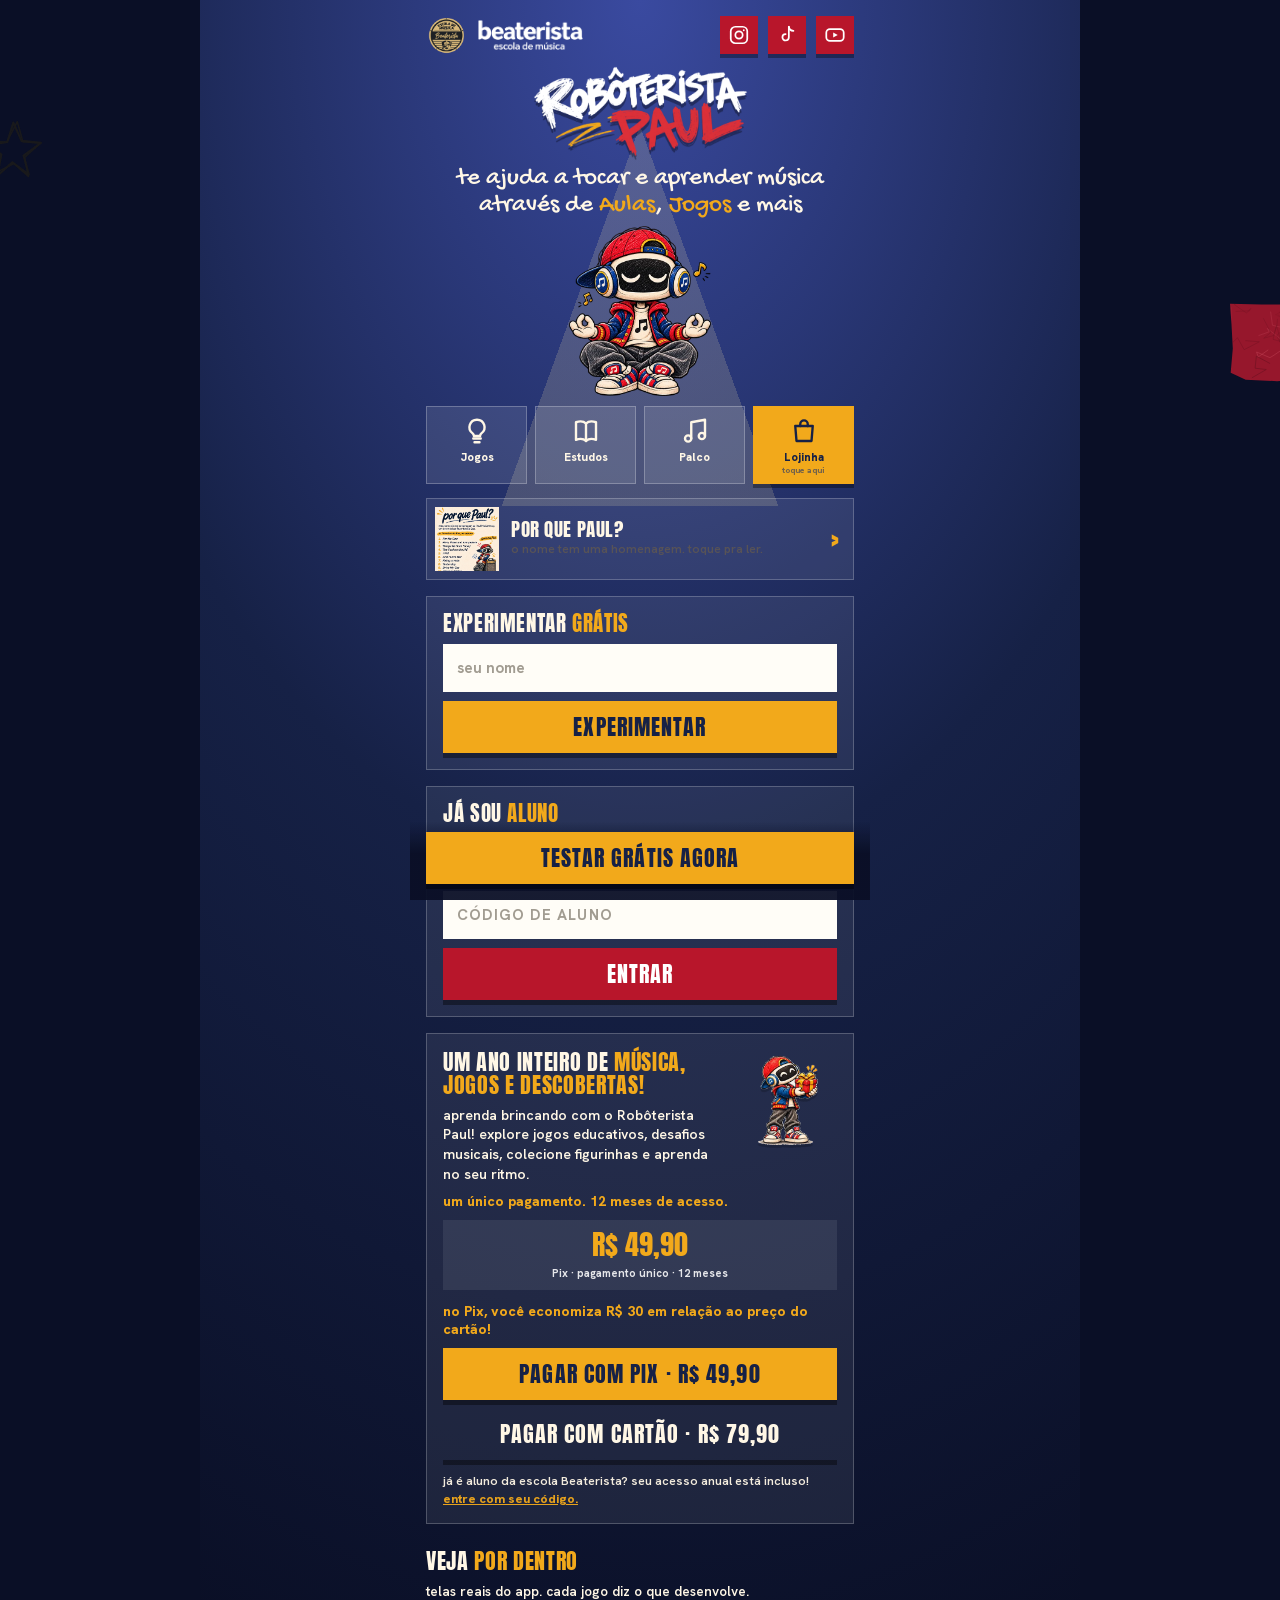
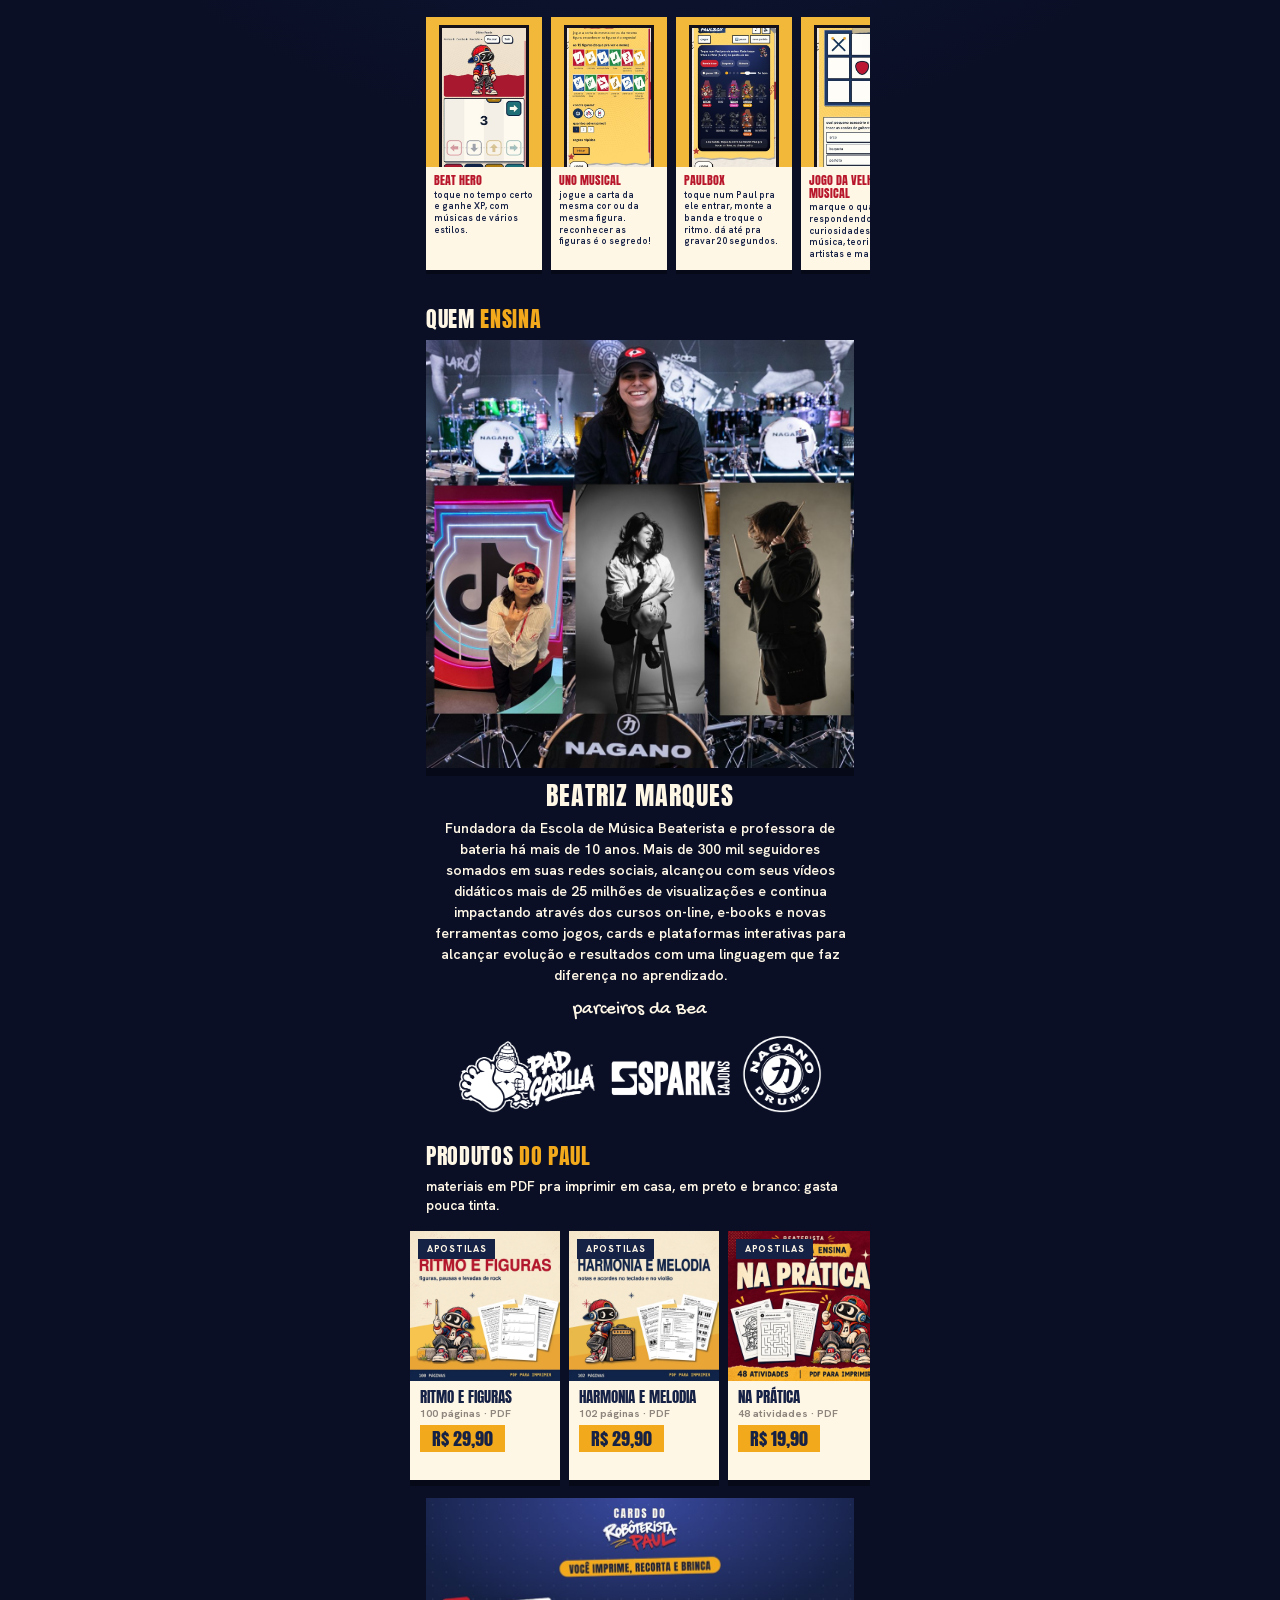
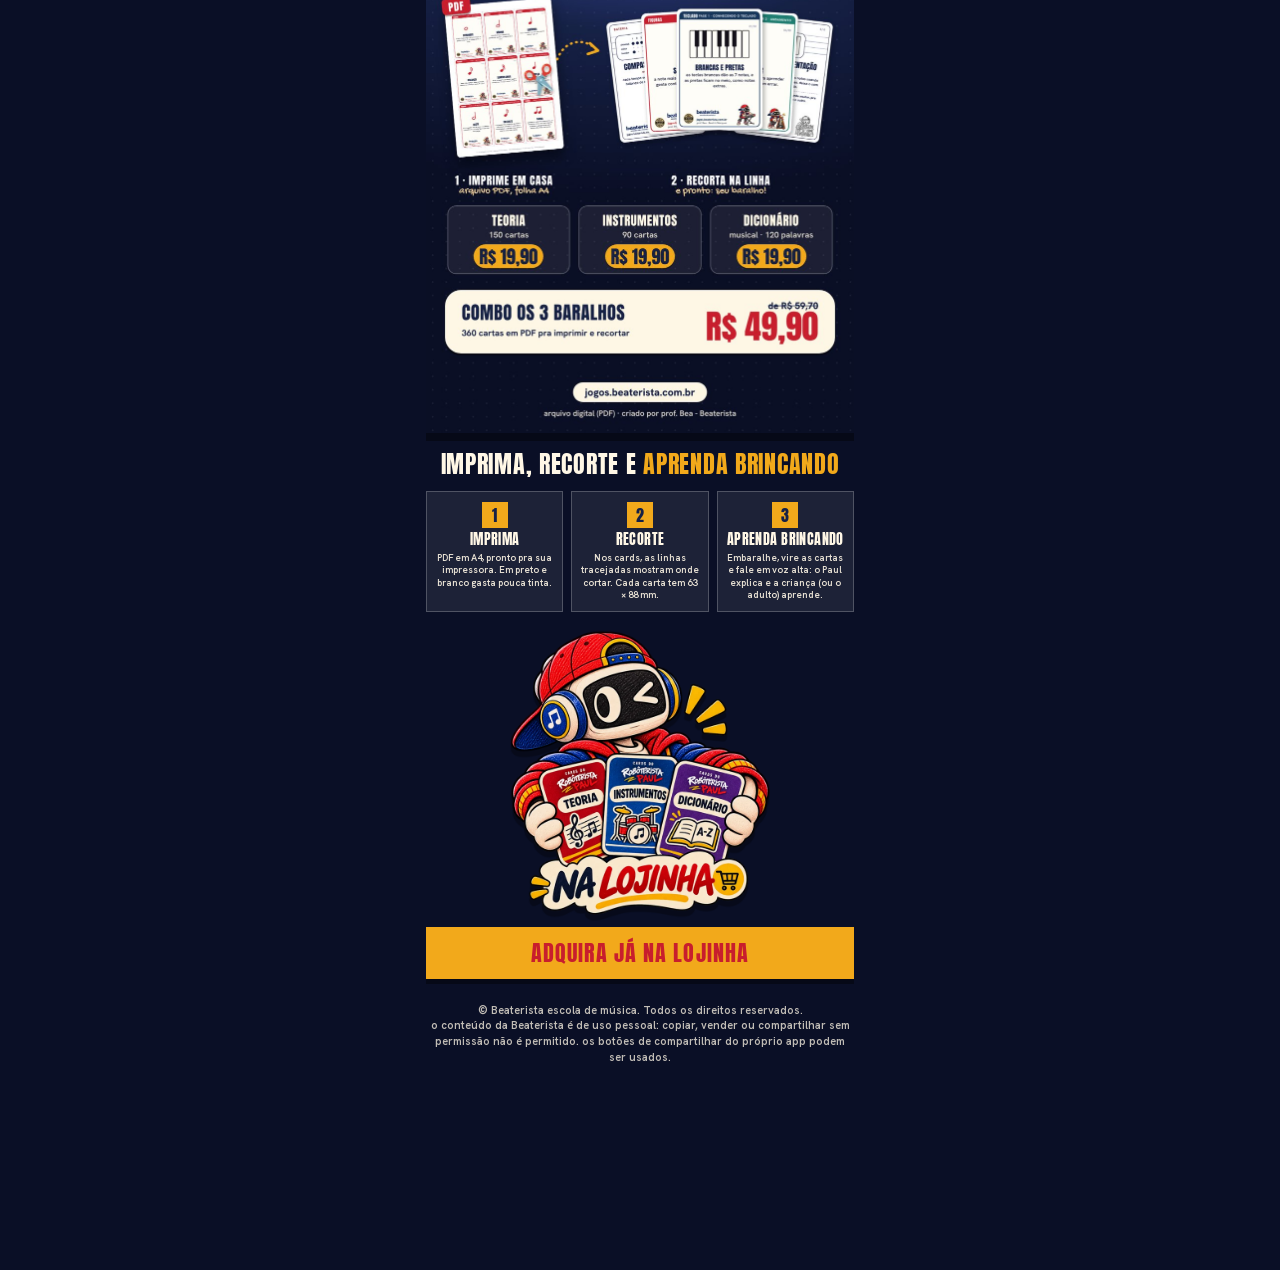
<file: aluno.html>
<!doctype html>
<html lang="pt-BR">
<head>
  <meta charset="utf-8">
  <meta name="viewport" content="width=device-width, initial-scale=1, viewport-fit=cover">
  <title>Beaterista Play · Alunos</title>
  <meta name="description" content="Beaterista — área do aluno: jogos, Beat Lab e instrumentos.">
  <meta name="robots" content="noindex, nofollow">
  <meta http-equiv="Content-Security-Policy" content="default-src 'self'; img-src 'self' data: blob:; style-src 'self' 'unsafe-inline'; script-src 'self'; connect-src 'self' https://*.supabase.co; media-src 'self' blob:; frame-src 'none'; object-src 'none'; base-uri 'self'; form-action 'self'">
  <meta name="referrer" content="no-referrer">
  <meta name="theme-color" content="#521622">
  <meta name="apple-mobile-web-app-capable" content="yes">
  <meta name="mobile-web-app-capable" content="yes">
  <meta name="apple-mobile-web-app-status-bar-style" content="default">
  <meta name="apple-mobile-web-app-title" content="Beaterista Play">
  <link rel="manifest" href="manifest-aluno.webmanifest">
  <link rel="apple-touch-icon" href="assets/icons/apple-touch-icon.png">
  <link rel="icon" type="image/png" href="assets/icons/icon-192.png">
  <script src="js/aluno-boot.js"></script>
  <script src="js/theme-boot.js"></script>
  <script src="js/sazonal-boot.js"></script>
  <link rel="stylesheet" href="css/fonts.css">
  <link rel="stylesheet" href="css/app.css">
  <link rel="stylesheet" href="css/kids.css">
  <link rel="stylesheet" href="css/paulta.css">
  <link rel="stylesheet" href="css/mapa.css">
  <link rel="stylesheet" href="css/mundos.css">
  <link rel="stylesheet" href="css/palco-skin.css">
  <link rel="stylesheet" href="css/aventura.css">
  <link rel="stylesheet" href="css/aventura-tema.css">
  <link rel="stylesheet" href="css/lote2.css">
  <link rel="stylesheet" href="css/lote3.css">
  <link rel="stylesheet" href="css/audit.css">
  <link rel="stylesheet" href="css/jogos.css">
  <link rel="stylesheet" href="css/figurinhas.css">
  <link rel="stylesheet" href="css/album-tema.css">
  <link rel="stylesheet" href="css/perfil-passe.css">
  <link rel="stylesheet" href="css/inicio.css">
  <link rel="stylesheet" href="css/paul-dicas.css">
  <link rel="stylesheet" href="css/cara-musical.css">
  <link rel="stylesheet" href="css/promo-passe.css">
  <link rel="stylesheet" href="css/presente.css">
  <link rel="stylesheet" href="css/meu-passe.css">
  <link rel="stylesheet" href="css/lojinha.css">
</head>
<body class="aluno">
  <div id="decor" aria-hidden="true"><span class="wash w1"></span><span class="wash w2"></span><span class="wash w3"></span></div>
  <div id="app" aria-live="off"><p class="boot">carregando…</p></div>
  <div id="overlay"></div>
  <div id="toasts" aria-live="polite"></div>
  <noscript><p style="padding:24px">O Beaterista precisa de JavaScript para funcionar.</p></noscript>
  <script type="module" src="js/aluno.js"></script>
</body>
</html>
</file>
<file: css/fonts.css>
/* fontes livres (SIL Open Font License): Bodoni Moda, Hanken Grotesk, Special Elite, Anton, Permanent Marker, Abril Fatface */
@font-face {
  font-family: 'Bodoni Moda';
  font-style: italic;
  font-weight: 500 700;
  font-display: swap;
  src: url(../assets/fonts/BodoniModa-latin-ext.woff2) format('woff2');
  unicode-range: U+0100-02BA, U+02BD-02C5, U+02C7-02CC, U+02CE-02D7, U+02DD-02FF, U+0304, U+0308, U+0329, U+1D00-1DBF, U+1E00-1E9F, U+1EF2-1EFF, U+2020, U+20A0-20AB, U+20AD-20C4, U+2113, U+2C60-2C7F, U+A720-A7FF;
}
@font-face {
  font-family: 'Bodoni Moda';
  font-style: italic;
  font-weight: 500 700;
  font-display: swap;
  src: url(../assets/fonts/BodoniModa-latin.woff2) format('woff2');
  unicode-range: U+0000-00FF, U+0131, U+0152-0153, U+02BB-02BC, U+02C6, U+02DA, U+02DC, U+0304, U+0308, U+0329, U+2000-206F, U+20AC, U+2122, U+2191, U+2193, U+2212, U+2215, U+FEFF, U+FFFD;
}
@font-face {
  font-family: 'Hanken Grotesk';
  font-style: normal;
  font-weight: 400 800;
  font-display: swap;
  src: url(../assets/fonts/HankenGrotesk-latin-ext.woff2) format('woff2');
  unicode-range: U+0100-02BA, U+02BD-02C5, U+02C7-02CC, U+02CE-02D7, U+02DD-02FF, U+0304, U+0308, U+0329, U+1D00-1DBF, U+1E00-1E9F, U+1EF2-1EFF, U+2020, U+20A0-20AB, U+20AD-20C4, U+2113, U+2C60-2C7F, U+A720-A7FF;
}
@font-face {
  font-family: 'Hanken Grotesk';
  font-style: normal;
  font-weight: 400 800;
  font-display: swap;
  src: url(../assets/fonts/HankenGrotesk-latin.woff2) format('woff2');
  unicode-range: U+0000-00FF, U+0131, U+0152-0153, U+02BB-02BC, U+02C6, U+02DA, U+02DC, U+0304, U+0308, U+0329, U+2000-206F, U+20AC, U+2122, U+2191, U+2193, U+2212, U+2215, U+FEFF, U+FFFD;
}
@font-face {
  font-family: 'Special Elite';
  font-style: normal;
  font-weight: 400;
  font-display: swap;
  src: url(../assets/fonts/SpecialElite-latin-ext.woff2) format('woff2');
  unicode-range: U+0100-02BA, U+02BD-02C5, U+02C7-02CC, U+02CE-02D7, U+02DD-02FF, U+0304, U+0308, U+0329, U+1D00-1DBF, U+1E00-1E9F, U+1EF2-1EFF, U+2020, U+20A0-20AB, U+20AD-20C4, U+2113, U+2C60-2C7F, U+A720-A7FF;
}
@font-face {
  font-family: 'Special Elite';
  font-style: normal;
  font-weight: 400;
  font-display: swap;
  src: url(../assets/fonts/SpecialElite-latin.woff2) format('woff2');
  unicode-range: U+0000-00FF, U+0131, U+0152-0153, U+02BB-02BC, U+02C6, U+02DA, U+02DC, U+0304, U+0308, U+0329, U+2000-206F, U+20AC, U+2122, U+2191, U+2193, U+2212, U+2215, U+FEFF, U+FFFD;
}
@font-face {
  font-family: 'Anton';
  font-style: normal;
  font-weight: 400;
  font-display: swap;
  src: url(../assets/fonts/Anton-latin-ext.woff2) format('woff2');
  unicode-range: U+0100-02BA, U+02BD-02C5, U+02C7-02CC, U+02CE-02D7, U+02DD-02FF, U+0304, U+0308, U+0329, U+1D00-1DBF, U+1E00-1E9F, U+1EF2-1EFF, U+2020, U+20A0-20AB, U+20AD-20C4, U+2113, U+2C60-2C7F, U+A720-A7FF;
}
@font-face {
  font-family: 'Anton';
  font-style: normal;
  font-weight: 400;
  font-display: swap;
  src: url(../assets/fonts/Anton-latin.woff2) format('woff2');
  unicode-range: U+0000-00FF, U+0131, U+0152-0153, U+02BB-02BC, U+02C6, U+02DA, U+02DC, U+0304, U+0308, U+0329, U+2000-206F, U+20AC, U+2122, U+2191, U+2193, U+2212, U+2215, U+FEFF, U+FFFD;
}
@font-face {
  font-family: 'Permanent Marker';
  font-style: normal;
  font-weight: 400;
  font-display: swap;
  src: url(../assets/fonts/PermanentMarker-latin.woff2) format('woff2');
  unicode-range: U+0000-00FF, U+0131, U+0152-0153, U+02BB-02BC, U+02C6, U+02DA, U+02DC, U+0304, U+0308, U+0329, U+2000-206F, U+20AC, U+2122, U+2191, U+2193, U+2212, U+2215, U+FEFF, U+FFFD;
}
@font-face {
  font-family: 'Abril Fatface';
  font-style: normal;
  font-weight: 400;
  font-display: swap;
  src: url(../assets/fonts/AbrilFatface-latin-ext.woff2) format('woff2');
  unicode-range: U+0100-02BA, U+02BD-02C5, U+02C7-02CC, U+02CE-02D7, U+02DD-02FF, U+0304, U+0308, U+0329, U+1D00-1DBF, U+1E00-1E9F, U+1EF2-1EFF, U+2020, U+20A0-20AB, U+20AD-20C4, U+2113, U+2C60-2C7F, U+A720-A7FF;
}
@font-face {
  font-family: 'Abril Fatface';
  font-style: normal;
  font-weight: 400;
  font-display: swap;
  src: url(../assets/fonts/AbrilFatface-latin.woff2) format('woff2');
  unicode-range: U+0000-00FF, U+0131, U+0152-0153, U+02BB-02BC, U+02C6, U+02DA, U+02DC, U+0304, U+0308, U+0329, U+2000-206F, U+20AC, U+2122, U+2191, U+2193, U+2212, U+2215, U+FEFF, U+FFFD;
}
@font-face {
  font-family: 'Gochi Hand';
  font-style: normal;
  font-weight: 400;
  font-display: swap;
  src: url(../assets/fonts/GochiHand-latin.woff2) format('woff2');
  unicode-range: U+0000-00FF, U+0131, U+0152-0153, U+02BB-02BC, U+02C6, U+02DA, U+02DC, U+0304, U+0308, U+0329, U+2000-206F, U+20AC, U+2122, U+2191, U+2193, U+2212, U+2215, U+FEFF, U+FFFD;
}
/* Silkscreen (SIL Open Font License): fonte "pixel" dos títulos da área Kids */
@font-face { font-family: 'Silkscreen'; font-style: normal; font-weight: 400; font-display: swap; src: url(../assets/fonts/Silkscreen-400-latin.woff2) format('woff2'); unicode-range: U+0000-00FF, U+0131, U+0152-0153, U+02BB-02BC, U+02C6, U+02DA, U+02DC, U+2000-206F, U+20AC, U+2122; }
@font-face { font-family: 'Silkscreen'; font-style: normal; font-weight: 700; font-display: swap; src: url(../assets/fonts/Silkscreen-700-latin.woff2) format('woff2'); unicode-range: U+0000-00FF, U+0131, U+0152-0153, U+02BB-02BC, U+02C6, U+02DA, U+02DC, U+2000-206F, U+20AC, U+2122; }
</file>
<file: css/app.css>
/* BEATERISTA — caderno de ateliê. Papel de algodão, aquarela, fio dourado e guarda de tapete.
   Cada tema troca só os tokens abaixo. Cores de texto sempre vêm em pares (fundo/tinta) com contraste ≥ 4.5:1 (conferido em tests/contrast.py). */
:root {
  --bg: #8e1b22; --bg-deep: #6e1219; --wash1: #e88ba4; --wash2: #f0b35a; --wo1: .5; --wo2: .3; --wo3: .38;
  --card: #fff7f3; --card-soft: #fbe9e6; --field: #fffdfb; --note: #fff0da;
  --ink-rgb: 43 18 21; --muted: #6b4a4e;
  --accent: #a6192e; --accent-ink: #ffffff; --gold: #e3a82f; --link: #a6192e;
  --on-rgb: 255 241 236; --on-muted: #f6cfd0;
  --ok: #1f6b3f; --bad: #8e1b22; --ok-on: #a8ecc0; --bad-on: #ffd0d0;
  --wall: #7a1520; --floor: #4a2a22; --shadow-rgb: 40 6 10; --meta-color: #8e1b22;
}
html[data-theme="rabisco"] {
  --bg: #f1ebe1; --bg-deep: #e3d9c8; --wash1: #b5162b; --wash2: #1b1818; --wo1: 0; --wo2: 0; --wo3: 0;
  --card: #fbf8f2; --card-soft: #f2ece2; --field: #ffffff; --note: #ecdcb8;
  --ink-rgb: 27 24 24; --muted: #5f5752;
  --accent: #b5162b; --accent-ink: #ffffff; --gold: #b5162b; --link: #b5162b;
  --on-rgb: 27 24 24; --on-muted: #5f5752;
  --ok: #1f6b3f; --bad: #b5162b; --ok-on: #1f6b3f; --bad-on: #b5162b;
  --wall: #e7dfd2; --floor: #cfc3b0; --shadow-rgb: 60 40 30; --meta-color: #f1ebe1;
}
:root {
  --ink: rgb(var(--ink-rgb)); --on-bg: rgb(var(--on-rgb));
  --line: rgb(var(--ink-rgb) / .14); --line-strong: rgb(var(--ink-rgb) / .3);
  --on-line: rgb(var(--on-rgb) / .22);
  --frame: color-mix(in srgb, var(--gold) 45%, transparent);
  --display: "Bodoni Moda", "Didot", "Bodoni 72", "Baskerville", "GFS Baskerville", "Iowan Old Style", "Palatino", Georgia, serif;
  --body: "Hanken Grotesk", "Avenir Next", "Avenir", -apple-system, "SF Pro Text", system-ui, "Inter", "Segoe UI", sans-serif;
  --type: "Special Elite", "American Typewriter", "Courier New", monospace;
  --dstyle: italic; --dw: 600; --dtrack: -.01em;
  --hand: "Bradley Hand", "Noteworthy", "Segoe Print", "Comic Sans MS", cursive;
  --safe-t: env(safe-area-inset-top, 0px); --safe-b: env(safe-area-inset-bottom, 0px);
  --shadow: 0 1px 0 rgb(255 255 255 / .5) inset, 0 22px 34px -22px rgb(var(--shadow-rgb) / .65), 0 3px 8px -3px rgb(var(--shadow-rgb) / .3);
  /* papel de algodão: relevo fino de verdade (iluminação), não ruído de TV */
  --grain: url("data:image/svg+xml;utf8,<svg xmlns='http://www.w3.org/2000/svg' width='220' height='220'><filter id='p' x='0' y='0' width='100%25' height='100%25'><feTurbulence type='fractalNoise' baseFrequency='.045 .06' numOctaves='5' seed='4' stitchTiles='stitch' result='n'/><feDiffuseLighting in='n' surfaceScale='1.6' diffuseConstant='1' lighting-color='%23fff' result='l'><feDistantLight azimuth='50' elevation='62'/></feDiffuseLighting><feColorMatrix in='l' values='0 0 0 0 0  0 0 0 0 0  0 0 0 0 0  -1.5 0 0 0 1.38'/></filter><rect width='220' height='220' filter='url(%23p)' opacity='.3'/></svg>");
  --orn: url("data:image/svg+xml;utf8,<svg xmlns='http://www.w3.org/2000/svg' width='28' height='12' viewBox='0 0 28 12'><path d='M14 1l5 5-5 5-5-5z' fill='black'/><path d='M14 3.6L16.4 6 14 8.4 11.6 6z' fill='none' stroke='white' stroke-width='.8'/><circle cx='2.5' cy='6' r='1.2' fill='black'/><circle cx='25.5' cy='6' r='1.2' fill='black'/><path d='M5 6h3M20 6h3' stroke='black' stroke-width='1'/></svg>");
}
/* ---------- fonte dos títulos: a Bea escolhe em Personalizar (todas livres, SIL OFL) ---------- */
html[data-font="cartaz"] { --display: "Anton", "Impact", "Haettenschweiler", "Arial Narrow Bold", sans-serif; --dstyle: normal; --dw: 400; --dtrack: .01em; }
html[data-font="marcador"] { --display: "Permanent Marker", "Marker Felt", "Comic Sans MS", cursive; --dstyle: normal; --dw: 400; --dtrack: 0; }
html[data-font="revista"] { --display: "Abril Fatface", "Didot", Georgia, serif; --dstyle: normal; --dw: 400; --dtrack: 0; }
html[data-font] :is(.banner, .brand-word, .login-title, .hello) { letter-spacing: var(--dtrack); }
* { box-sizing: border-box; -webkit-tap-highlight-color: rgb(var(--ink-rgb) / .12); }
html { -webkit-text-size-adjust: 100%; background: var(--bg); }
body {
  margin: 0; color: var(--ink); font: 16px/1.45 var(--body); background: var(--bg);
  background-image: radial-gradient(120% 60% at 50% 0%, rgb(255 255 255 / .06), transparent 60%), radial-gradient(100% 50% at 50% 110%, var(--bg-deep), transparent 70%);
  overflow-x: clip; overscroll-behavior-y: none; transition: background-color .4s;
}
img { max-width: 100%; }
a:where(:not(.bmr *)) { color: inherit; }
:is(button, input, select, textarea):where(:not(.bmr *)) { font: inherit; color: inherit; }
:focus-visible { outline: 3px solid var(--gold); outline-offset: 2px; border-radius: 6px; }
[hidden] { display: none !important; }
html, body { max-width: 100%; overflow-x: clip; } /* clip não cria área de rolagem própria (com hidden nos dois, o Android rolava travado) */

/* ---------- aquarelas de fundo (só cor + máscara; mudam com o tema) ---------- */
#decor { position: fixed; inset: 0; z-index: 0; pointer-events: none; overflow: hidden; }
#decor::after { content: ""; position: absolute; inset: 0; background-image: var(--grain); background-size: 220px 220px; opacity: .35; mix-blend-mode: soft-light; }
.wash { position: absolute; -webkit-mask: center / 100% 100% no-repeat; mask: center / 100% 100% no-repeat; transition: background-color .5s, opacity .5s; }
.wash.w1 { top: -150px; right: -170px; width: 520px; height: 520px; background: var(--wash1); opacity: var(--wo1); -webkit-mask-image: url(../assets/wash/a.png); mask-image: url(../assets/wash/a.png); animation: drift 70s ease-in-out infinite alternate; }
.wash.w2 { top: 36%; left: -230px; width: 520px; height: 340px; background: var(--wash2); opacity: var(--wo2); -webkit-mask-image: url(../assets/wash/b.png); mask-image: url(../assets/wash/b.png); animation: drift 90s ease-in-out -20s infinite alternate-reverse; }
.wash.w3 { bottom: -190px; right: -160px; width: 500px; height: 560px; background: var(--wash1); opacity: var(--wo3); -webkit-mask-image: url(../assets/wash/c.png); mask-image: url(../assets/wash/c.png); }
@keyframes drift { from { transform: translate(0, 0) rotate(0deg); } to { transform: translate(-26px, 34px) rotate(7deg); } }

#app { max-width: 520px; margin: 0 auto; min-height: 100dvh; position: relative; z-index: 1; padding-bottom: calc(118px + var(--safe-b)); isolation: isolate; overflow-x: clip; }
.boot { padding: 40vh 0 0; text-align: center; font: var(--dstyle) var(--dw) 24px var(--display); color: var(--on-bg); }

/* ---------- topo ---------- */
.topwrap { position: sticky; top: 0; z-index: 20; padding-top: var(--safe-t); background: linear-gradient(var(--bg) 78%, rgb(0 0 0 / 0)); }
.top { display: flex; align-items: center; gap: 8px; padding: 8px 12px 4px 16px; }
.brand img { width: 40px; height: 40px; display: block; image-rendering: pixelated; box-shadow: 0 0 0 2px var(--bg), 0 0 0 3px var(--gold); } /* tambor pixel: quadrado de propósito */
.ws { flex: 1; min-width: 0; display: flex; gap: 2px; background: rgb(var(--on-rgb) / .12); border: 1px solid var(--on-line); border-radius: 999px; padding: 3px; max-width: 210px; margin: 0 auto; }
.ws a { flex: 1; text-align: center; text-decoration: none; font: 600 14px/1 var(--body); color: var(--on-bg); padding: 0 10px; border-radius: 999px; min-height: 36px; display: grid; place-items: center; opacity: .85; }
.ws a.on { background: var(--card); color: var(--ink); opacity: 1; box-shadow: 0 2px 6px rgb(var(--shadow-rgb) / .35); }
.top .icon-btn { color: var(--on-bg); }
.gear { margin-left: 0; }
.statusbar { display: flex; flex-wrap: wrap; justify-content: space-between; gap: 2px 12px; padding: 4px 18px 9px; font-size: 12.5px; line-height: 1.3; border-bottom: 1px solid var(--on-line); color: var(--on-muted); }
.sb-time { font-variant-numeric: tabular-nums; }
.sb-right { display: inline-flex; gap: 10px; flex-wrap: wrap; }
.sb-net.on { color: var(--ok-on); font-weight: 600; } .sb-net.off { color: var(--bad-on); font-weight: 700; }
.sb-sync { text-decoration: none; font-weight: 600; } .sb-sync.error, .sb-sync.auth { color: var(--bad-on); }

/* ---------- títulos ---------- */
.banner-wrap { padding: 14px 20px 6px; position: relative; }
.banner { margin: 0; font: var(--dstyle) var(--dw) clamp(36px, 11vw, 46px)/1.02 var(--display); letter-spacing: -.012em; color: var(--on-bg); overflow-wrap: anywhere; }
.banner-sub { margin: 8px 0 0; font-size: 14.5px; color: var(--on-muted); }
.banner-wrap::after { content: ""; display: block; width: 74px; height: 12px; margin-top: 12px; background: var(--gold); -webkit-mask: var(--orn) left center / auto 12px repeat-x; mask: var(--orn) left center / auto 12px repeat-x; }
.hand { font-family: var(--hand); }
.tag { margin: 0; display: inline-flex; align-items: center; gap: 10px; font: var(--dstyle) var(--dw) 24px/1.1 var(--display); color: var(--on-bg); }
.tag::before { content: ""; width: 7px; height: 7px; background: var(--gold); transform: rotate(45deg); flex: none; }
.card .tag, .sheet .tag, .note-card .tag { color: rgb(var(--ink-rgb)); }
.muted { color: var(--muted); font-size: 14px; } .center { text-align: center; } .pad-x { padding: 0 20px; } .big { font-size: 26px; }
small { font-size: 13px; color: var(--muted); }
.orn { height: 12px; background: var(--gold); opacity: .9; -webkit-mask: var(--orn) center / auto 12px repeat-x; mask: var(--orn) center / auto 12px repeat-x; }

main { display: block; outline: none; animation: viewin .3s ease both; }
@keyframes viewin { from { opacity: 0; } }

/* ---------- superfícies: papel com moldura fininha ---------- */
.card, .tasks, .note-card, .sticky-wrap, .empty, .login-card, .road-card, .fav-row, .shortcut, .slogan {
  position: relative; background-color: var(--card); background-image: var(--grain); background-size: 220px 220px;
  border-radius: 10px; box-shadow: var(--shadow); color: var(--ink);
}
.card::before, .tasks::before, .note-card::before, .sticky-wrap::before, .empty::before, .login-card::before, .shortcut::before {
  content: ""; position: absolute; inset: 5px; border: 1px solid var(--frame); border-radius: 6px; pointer-events: none;
}
.card { margin: 14px 16px; }
.pad { padding: 18px 18px; }
.row { display: flex; gap: 10px; align-items: center; flex-wrap: wrap; } .between { justify-content: space-between; } .end { justify-content: flex-end; }
.grid2 { display: grid; grid-template-columns: 1fr 1fr; gap: 10px; }
.card.pad > * + * { margin-top: 12px; } .card.pad p { margin: 0; }

/* ---------- botões ---------- */
.btn { display: inline-flex; align-items: center; justify-content: center; gap: 8px; min-height: 48px; padding: 8px 20px; border: 1px solid var(--line-strong); border-radius: 12px; background: var(--card-soft); color: var(--ink); font: 600 15px/1.1 var(--body); text-decoration: none; cursor: pointer; transition: transform .12s, box-shadow .12s; }
.btn:active { transform: translateY(1px) scale(.99); }
.btn.primary { background: linear-gradient(180deg, rgb(255 255 255 / .14), rgb(255 255 255 / 0) 55%), var(--accent); border-color: rgb(0 0 0 / .22); color: var(--accent-ink); box-shadow: 0 1px 0 rgb(255 255 255 / .3) inset, 0 12px 20px -12px rgb(var(--shadow-rgb) / .9); }
.btn.danger { background: var(--bad); border-color: rgb(0 0 0 / .25); color: #fff; }
.btn.ghost { background: transparent; } .danger-txt { color: var(--bad); }
.pad-x .btn.ghost { color: var(--on-bg); border-color: var(--on-line); }
.btn.small { min-height: 40px; padding: 6px 14px; font-size: 14px; border-radius: 10px; }
.btn.wide { display: flex; width: calc(100% - 32px); margin: 16px; }
.btn[disabled] { opacity: .45; cursor: not-allowed; }
.btn small { display: block; font-size: 11px; font-weight: 600; color: inherit; opacity: .8; }
.icon-btn { display: inline-grid; place-items: center; min-width: 44px; min-height: 44px; border: 0; background: transparent; border-radius: 50%; cursor: pointer; color: var(--ink); text-decoration: none; }
.icon-btn.on { color: var(--link); } .icon-btn[disabled] { opacity: .3; }
.link { color: var(--link); font-weight: 700; font-size: 14px; text-decoration: none; }
.pad-x .link, .row.between > .link { text-underline-offset: 3px; }

/* ---------- formulários ---------- */
.field { display: block; } .field > span { display: block; font: 600 13px/1.2 var(--body); margin: 0 0 6px; color: var(--muted); }
.field small { display: block; margin-top: 4px; } .field.tight > span { display: none; }
:is(input, select, textarea):where(:not(.bmr *)) { width: 100%; min-height: 48px; padding: 10px 14px; font-size: 16px; background: var(--field); color: var(--ink); border: 1px solid var(--line-strong); border-radius: 10px; }
:is(input, textarea):where(:not(.bmr *))::placeholder { color: var(--muted); opacity: .8; }
:is(input, select, textarea):where(:not(.bmr *)):focus { outline: 2px solid var(--gold); outline-offset: 1px; border-color: transparent; }
textarea { resize: vertical; line-height: 1.4; }
input[type=range]:where(:not(.bmr *)) { padding: 0; min-height: 36px; accent-color: var(--accent); background: transparent; border: 0; }
input[type=file]:where(:not(.bmr *)) { display: none; }
.form-err { color: var(--bad); font-weight: 700; margin: 0; min-height: 1em; }
.saved { color: var(--ok); font-weight: 600; min-height: 1.2em; }

.seg { display: flex; gap: 6px; } .seg button { flex: 1; min-height: 44px; border: 1px solid var(--line-strong); background: transparent; border-radius: 10px; font-weight: 600; cursor: pointer; color: var(--ink); }
.seg button.on { background: var(--accent); color: var(--accent-ink); border-color: transparent; }

/* ---------- tarefas ---------- */
.count-line { font-size: 15px; } .tasks { margin: 12px 16px; }
.task { display: flex; align-items: center; gap: 12px; padding: 10px 14px; border-bottom: 1px solid var(--line); position: relative; z-index: 1; }
.task:last-child { border-bottom: 0; }
.task-wrap { position: relative; overflow: hidden; } .task-wrap > .task { background: var(--card); touch-action: pan-y; }
.task-trash { position: absolute; right: 0; top: 0; bottom: 0; width: 76px; border: 0; background: var(--bad); color: #fff; display: grid; place-items: center; cursor: pointer; }
.task.picked { background: var(--card-soft); } .check.pick { border-radius: 8px; }
.sel-bar { display: flex; justify-content: space-between; gap: 8px; margin-top: 10px; } .sel-bar[hidden] { display: none; }
.check { flex: none; width: 32px; height: 32px; border-radius: 50%; border: 1.5px solid var(--line-strong); background: var(--field); display: grid; place-items: center; color: var(--accent-ink); cursor: pointer; padding: 0; position: relative; transition: background .2s, border-color .2s; }
.check::after { content: ""; position: absolute; inset: -8px; } /* área de toque ≥ 44px */
.check.on { background: var(--accent); border-color: var(--accent); }
.check.stamped { animation: stamp .45s cubic-bezier(.2,.9,.3,1.2); }
@keyframes stamp { 0% { transform: scale(1.5); opacity: .3; } 60% { transform: scale(.92); opacity: 1; } 100% { transform: scale(1); } }
.task-main { flex: 1; min-width: 0; text-align: left; background: none; border: 0; padding: 6px 0; min-height: 44px; cursor: pointer; display: flex; flex-direction: column; gap: 4px; justify-content: center; }
.task-title { font-weight: 600; overflow-wrap: anywhere; } .task.done .task-title { text-decoration: line-through; text-decoration-color: var(--gold); text-decoration-thickness: 2px; color: var(--muted); }
.task-meta { display: flex; gap: 6px; flex-wrap: wrap; } .task-meta:empty { display: none; }
.chip { font-style: normal; font-size: 12px; font-weight: 700; padding: 2px 9px; border-radius: 999px; background: var(--accent); color: var(--accent-ink); }
.chip.ghost { background: rgb(var(--ink-rgb) / .08); color: rgb(var(--ink-rgb)); } .chip.warn { background: var(--bad); color: #fff; }
.task.mini { padding: 4px 0; border: 0; } .task.mini .check { width: 30px; height: 30px; }
.mini-list h2 { margin: 0; } .reorder { display: flex; }
.empty { padding: 28px 20px; text-align: center; margin: 14px 16px; } .empty .hand { font: var(--dstyle) var(--dw) 24px var(--display); margin: 0 0 6px; }

/* ---------- nota fixa (papel de carta pautado) ---------- */
.sticky-wrap { margin: 18px 16px 14px; padding: 22px 20px 8px; background-color: var(--note); }
.tape, .note-card .tape { position: absolute; top: -9px; left: 50%; width: 76px; height: 20px; transform: translateX(-50%) rotate(-2deg); background: rgb(var(--on-rgb) / .0); background-image: linear-gradient(90deg, rgb(255 255 255 / .55), rgb(255 255 255 / .3)); border: 1px solid rgb(var(--ink-rgb) / .08); backdrop-filter: blur(2px); box-shadow: 0 1px 3px rgb(var(--shadow-rgb) / .25); z-index: 2; }
.sticky-text { width: 100%; min-height: 96px; padding: 0; background: repeating-linear-gradient(transparent 0 31px, rgb(var(--ink-rgb) / .13) 31px 32px); background-attachment: local; border: 0; font-size: 21px; line-height: 32px; resize: none; outline-offset: 6px; position: relative; z-index: 1; }
.sticky-text::placeholder { color: var(--muted); }
.sticky-state { display: block; text-align: right; min-height: 16px; position: relative; z-index: 1; }

/* ---------- favoritos ---------- */
.fav-row-home { padding: 4px 16px 0; } .chips { display: flex; gap: 8px; overflow-x: auto; padding: 4px 0 10px; scrollbar-width: none; -webkit-overflow-scrolling: touch; } .chips::-webkit-scrollbar { display: none; }
.fav-chip { flex: none; display: inline-flex; align-items: center; gap: 8px; min-height: 44px; padding: 0 16px 0 12px; border-radius: 999px; background: rgb(var(--on-rgb) / .12); border: 1px solid var(--on-line); color: var(--on-bg); text-decoration: none; font-weight: 600; font-size: 14px; backdrop-filter: blur(6px); }
.fav-chip svg { color: var(--gold); }
.favs { margin: 8px 16px; } .fav-row { display: flex; align-items: center; gap: 8px; padding: 6px 6px 6px 16px; margin-bottom: 10px; }
.fav-star { color: var(--gold); display: grid; } .fav-main { flex: 1; min-width: 0; } .fav-main a { display: block; text-decoration: none; padding: 6px 0; min-height: 44px; } .fav-main small { display: block; }
.fav-main strong { overflow-wrap: anywhere; }

/* ---------- atalhos ---------- */
.shortcuts { display: grid; grid-template-columns: repeat(4, 1fr); gap: 8px; padding: 10px 16px 0; }
.shortcut { display: flex; flex-direction: column; align-items: center; justify-content: flex-start; gap: 8px; padding: 14px 4px 10px; min-height: 100px; text-align: center; text-decoration: none; border-radius: 12px; transition: transform .15s; }
.shortcut::before { border-radius: 8px; }
.shortcut:active { transform: scale(.97); }
.sc-ico { display: grid; place-items: center; width: 44px; height: 44px; border-radius: 50%; background: rgb(var(--ink-rgb) / .06); border: 1px solid var(--frame); color: var(--link); flex: none; } .sc-ico.big { width: 84px; height: 84px; margin: 0 auto; background: var(--accent); color: var(--accent-ink); border: 0; }
.sc-label { font-size: 12.5px; font-weight: 600; line-height: 1.15; overflow-wrap: anywhere; position: relative; }
.shortcut.locked { background-image: none; background-color: rgb(var(--on-rgb) / .08); box-shadow: none; border: 1px dashed var(--on-line); color: var(--on-bg); } .shortcut.locked::before { display: none; } .shortcut.locked .sc-ico { color: var(--on-muted); background: transparent; border-color: var(--on-line); }
.soon { font: 600 11px/1 var(--body); color: var(--on-muted); border: 1px solid var(--on-line); padding: 3px 7px; border-radius: 999px; }
.shortcut.org { padding-bottom: 4px; } .sc-move { display: flex; margin-top: auto; } .sc-move .icon-btn { min-width: 36px; min-height: 36px; }

/* ---------- notas ---------- */
.notes { margin: 8px 16px; display: grid; gap: 18px; padding-top: 12px; }
.note-card { background-color: var(--note); padding: 20px 16px 6px 18px; }
.note-card.tilt0 { transform: rotate(-.35deg); } .note-card.tilt1 { transform: rotate(.3deg); } .note-card.tilt2 { transform: none; }
.note-open { display: block; width: 100%; text-align: left; background: none; border: 0; padding: 0 0 6px; cursor: pointer; min-height: 44px; position: relative; z-index: 1; }
.note-open strong { display: block; font: var(--dstyle) var(--dw) 21px/1.15 var(--display); overflow-wrap: anywhere; } .note-prev { display: block; color: var(--muted); white-space: pre-wrap; overflow-wrap: anywhere; font-size: 15px; }
.note-actions { display: flex; justify-content: flex-end; border-top: 1px solid var(--line); position: relative; z-index: 1; }

/* ---------- frase + em breve + parceiros ---------- */
.slogan { margin: 26px 16px 0; padding: 24px 22px 22px; text-align: center; background-image: none; background-color: transparent; box-shadow: none; }
.slogan p { margin: 12px 0; font: var(--dstyle) var(--dw) 27px/1.2 var(--display); color: var(--on-bg); text-wrap: balance; } .slogan .orn { background: var(--gold); }
.soon-card { text-align: center; } .soon-card .btn { margin: 4px auto 0; }
.roadmap { display: grid; gap: 10px; padding: 0 16px; } .road-card { display: flex; align-items: center; gap: 12px; padding: 14px; box-shadow: none; background-image: none; background-color: rgb(var(--on-rgb) / .08); border: 1px dashed var(--on-line); color: var(--on-bg); }
.road-card > div { flex: 1; } .road-card strong { display: block; } .road-card small { color: var(--on-muted); } .road-card .sc-ico { color: var(--on-muted); background: transparent; border-color: var(--on-line); }
.partners { margin: 22px 16px 0; padding: 14px 14px 16px; border-radius: 14px; background: #0d0d0d; box-shadow: 0 0 0 1px var(--frame), var(--shadow); }
.partners-label { display: block; text-align: center; font: var(--dstyle) var(--dw) 16px/1 var(--display); color: #d8cfb8; margin-bottom: 10px; }
.partners-img { display: block; width: 100%; max-width: 420px; height: auto; margin: 0 auto; }

/* ---------- navegação inferior flutuante ---------- */
.bottom-nav { position: fixed; left: 50%; transform: translateX(-50%); bottom: calc(10px + var(--safe-b)); width: calc(100% - 24px); max-width: 496px; z-index: 30; display: grid; grid-template-columns: repeat(4, 1fr); align-items: end; padding: 6px 6px; border-radius: 26px; background: color-mix(in srgb, var(--card) 92%, transparent); -webkit-backdrop-filter: blur(16px) saturate(1.2); backdrop-filter: blur(16px) saturate(1.2); box-shadow: 0 0 0 1px var(--frame), 0 24px 40px -18px rgb(var(--shadow-rgb) / .8); color: var(--ink); }
.nav-item { display: flex; flex-direction: column; align-items: center; gap: 3px; min-height: 52px; padding: 6px 0 4px; text-decoration: none; font-size: 11.5px; font-weight: 600; color: var(--muted); position: relative; border-radius: 18px; }
.nav-item.on { color: var(--link); } .nav-item.on::after { content: ""; position: absolute; bottom: 1px; width: 5px; height: 5px; background: var(--gold); transform: rotate(45deg); }
.fab { justify-self: center; width: 58px; height: 58px; margin-top: -30px; border-radius: 50%; border: 0; background: linear-gradient(180deg, rgb(255 255 255 / .18), rgb(255 255 255 / 0) 60%), var(--accent); color: var(--accent-ink); display: grid; place-items: center; cursor: pointer; position: relative; box-shadow: 0 0 0 4px color-mix(in srgb, var(--card) 92%, transparent), 0 0 0 5px var(--gold), 0 14px 22px -8px rgb(var(--shadow-rgb) / .8); }
.fab:active { transform: scale(.96); }
.fab::after { content: ""; position: absolute; inset: -9px; border-radius: 50%; border: 1px solid var(--gold); opacity: 0; animation: ring 6s ease-out infinite; }
@keyframes ring { 0%, 72% { transform: scale(.9); opacity: 0; } 78% { opacity: .7; } 100% { transform: scale(1.35); opacity: 0; } }

/* ---------- sheet ---------- */
#overlay { position: relative; z-index: 100; }
.sheet-back { position: fixed; inset: 0; background: rgb(var(--shadow-rgb) / .55); -webkit-backdrop-filter: blur(3px); backdrop-filter: blur(3px); display: flex; align-items: flex-end; justify-content: center; animation: fade .2s; }
.sheet { width: 100%; max-width: 520px; max-height: 92dvh; overflow-y: auto; background-color: var(--card); background-image: var(--grain); background-size: 220px 220px; color: var(--ink); border-radius: 24px 24px 0 0; padding: 8px 20px calc(22px + var(--safe-b)); animation: paperUp .3s cubic-bezier(.2,.8,.2,1); overscroll-behavior: contain; box-shadow: 0 -20px 50px -20px rgb(0 0 0 / .6); }
.sheet-grip { width: 44px; height: 4px; border-radius: 3px; background: var(--line-strong); margin: 4px auto 8px; }
.sheet-head { display: flex; align-items: center; justify-content: space-between; border-bottom: 0; } .sheet-head h2 { margin: 0; font: var(--dstyle) var(--dw) 28px/1.1 var(--display); color: rgb(var(--ink-rgb)); }
.sheet-head + .sheet-body::before { content: ""; display: block; height: 12px; background: var(--gold); -webkit-mask: var(--orn) left center / auto 12px repeat-x; mask: var(--orn) left center / auto 12px repeat-x; width: 100%; opacity: .8; margin-bottom: 4px; }
.sheet-body { display: grid; gap: 16px; padding: 8px 0 4px; } .sheet-body .sheet-body { padding: 0; } .sheet-body .sheet-body::before { display: none; }
.sheet-body p { margin: 0; } .capture-grid { display: grid; grid-template-columns: 1fr 1fr; gap: 10px; }
.sheet.out { animation: paperDown .22s forwards; } .sheet-back.out { animation: fadeOut .22s forwards; }
@keyframes paperUp { from { transform: translateY(100%); } to { transform: none; } } @keyframes paperDown { to { transform: translateY(100%); } }
@keyframes fade { from { opacity: 0; } } @keyframes fadeOut { to { opacity: 0; } }

/* ---------- avisos / confete ---------- */
#toasts { position: fixed; top: calc(var(--safe-t) + 10px); left: 0; right: 0; z-index: 200; display: grid; justify-items: center; gap: 8px; pointer-events: none; padding: 0 16px; }
.toast { pointer-events: auto; display: flex; align-items: center; gap: 12px; max-width: 420px; padding: 12px 16px; background: var(--card); color: var(--ink); font-weight: 600; font-size: 15px; border-radius: 12px; box-shadow: 0 0 0 1px var(--frame), 0 18px 30px -12px rgb(var(--shadow-rgb) / .8); animation: slideIn .3s cubic-bezier(.2,.9,.3,1.1); border-left: 4px solid var(--gold); }
.toast.out { animation: slideOut .28s forwards; } .toast-act { background: none; border: 0; color: var(--link); font-weight: 700; min-height: 36px; cursor: pointer; font-size: 14px; }
@keyframes slideIn { from { transform: translateY(-140%); opacity: 0; } } @keyframes slideOut { to { transform: translateY(-140%); opacity: 0; } }
.stars-layer { position: fixed; inset: 0; pointer-events: none; z-index: 300; }
.spark { position: fixed; font-size: 16px; animation: burst 1s ease-out forwards; }
@keyframes burst { from { transform: translate(-50%, -50%) scale(.4); opacity: 1; } to { transform: translate(calc(-50% + var(--dx)), calc(-50% + var(--dy))) rotate(var(--rot)) scale(1); opacity: 0; } }

/* ---------- login ---------- */
.login { min-height: 100dvh; display: grid; align-items: center; padding: calc(24px + var(--safe-t)) 18px 24px; position: relative; z-index: 1; }
.login-card { padding: 28px 22px 22px; display: grid; gap: 14px; }
.login-card > * { position: relative; z-index: 1; }
.login-logo { justify-self: center; border-radius: 50%; box-shadow: 0 0 0 4px var(--card), 0 0 0 5px var(--gold); } .login-title { margin: 0; text-align: center; font: var(--dstyle) var(--dw) 46px/1 var(--display); color: rgb(var(--ink-rgb)); letter-spacing: -.01em; }
.login-card p { margin: 0; }

/* ---------- hero da home: o momento memorável ---------- */
.hero { position: relative; padding: 12px 20px 4px; }
.hero-top { display: flex; align-items: flex-start; justify-content: space-between; gap: 12px; }
.hero-title { flex: 1; min-width: 0; }
.hello { margin: 6px 0 0; font: var(--dstyle) var(--dw) 22px/1.1 var(--display); color: var(--on-muted); }
.brand-word { margin: 2px 0 0; font: var(--dstyle) var(--dw) clamp(46px, 14.5vw, 66px)/.98 var(--display); color: var(--on-bg); letter-spacing: -.02em; white-space: nowrap; }
.swash { display: block; width: min(300px, 78%); height: 20px; margin: 2px 0 0 2px; color: var(--gold); overflow: visible; }
.swash path { fill: none; stroke: currentColor; stroke-width: 2.4; stroke-linecap: round; stroke-dasharray: 1; stroke-dashoffset: 0; animation: draw 1.5s .25s cubic-bezier(.5,0,.2,1) both; }
@keyframes draw { from { stroke-dashoffset: 1; } }
.hero-logo { width: 62px; height: 62px; border-radius: 50%; flex: none; box-shadow: 0 0 0 3px var(--bg), 0 0 0 4px var(--gold), 0 14px 22px -10px rgb(var(--shadow-rgb) / .8); }
.hero-sub { margin: 10px 0 0; font-size: 15px; color: var(--on-muted); }
.date-line { margin: 14px 0 0; display: flex; align-items: center; gap: 10px; font: 600 14px/1.2 var(--body); color: var(--on-bg); }
.date-line::before { content: ""; width: 7px; height: 7px; background: var(--gold); transform: rotate(45deg); flex: none; }
.spk { position: absolute; color: var(--gold); pointer-events: none; }
.spk svg { display: block; width: 100%; height: 100%; fill: currentColor; }
.spk.s1 { right: 92px; top: 18px; width: 14px; height: 14px; animation: twinkle 3.6s ease-in-out infinite; }
.spk.s2 { right: 24px; top: 84px; width: 20px; height: 20px; animation: twinkle 4.4s -1.2s ease-in-out infinite; }
.spk.s3 { right: 64px; top: 112px; width: 10px; height: 10px; animation: twinkle 3s -2s ease-in-out infinite; }
@keyframes twinkle { 0%, 100% { transform: scale(1) rotate(0); opacity: 1; } 50% { transform: scale(.7) rotate(18deg); opacity: .55; } }
.home-sec { position: relative; }

/* ---------- personalizar ---------- */
.themes { display: grid; gap: 10px; }
.theme-opt { display: grid; grid-template-columns: auto 1fr auto; align-items: center; gap: 14px; text-align: left; width: 100%; padding: 12px 14px; border: 1px solid var(--line-strong); border-radius: 14px; background: var(--card-soft); cursor: pointer; min-height: 64px; color: var(--ink); }
.theme-opt[aria-checked="true"] { border-color: var(--gold); box-shadow: 0 0 0 2px var(--gold); background: var(--card); }
.theme-opt strong { display: block; font: var(--dstyle) var(--dw) 20px/1.1 var(--display); } .theme-opt small { display: block; margin-top: 2px; }
.swatches { display: flex; } .swatches i { width: 22px; height: 38px; border: 2px solid var(--card); margin-left: -6px; box-shadow: 0 1px 3px rgb(0 0 0 / .25); } .swatches i:first-child { margin-left: 0; border-radius: 8px 0 0 8px; } .swatches i:last-child { border-radius: 0 8px 8px 0; }
.tick { width: 22px; height: 22px; border-radius: 50%; border: 1.5px solid var(--line-strong); display: grid; place-items: center; color: var(--accent-ink); }
.theme-opt[aria-checked="true"] .tick { background: var(--accent); border-color: var(--accent); }
.sec-title { margin: 6px 0 0; font: var(--dstyle) var(--dw) 22px/1.1 var(--display); color: rgb(var(--ink-rgb)); }
.sec-list { display: grid; gap: 8px; }
.sec-row { display: flex; align-items: center; gap: 6px; padding: 4px 6px 4px 14px; border: 1px solid var(--line); border-radius: 12px; background: var(--card-soft); min-height: 52px; }
.sec-row.off { opacity: .6; } .sec-row > span { flex: 1; font-weight: 600; }
.switch { position: relative; width: 52px; height: 32px; border-radius: 999px; border: 1px solid var(--line-strong); background: rgb(var(--ink-rgb) / .12); cursor: pointer; padding: 0; flex: none; transition: background .2s; }
.switch::after { content: ""; position: absolute; top: 3px; left: 3px; width: 24px; height: 24px; border-radius: 50%; background: var(--card); box-shadow: 0 1px 4px rgb(0 0 0 / .4); transition: transform .2s; }
.switch[aria-checked="true"] { background: var(--accent); border-color: transparent; } .switch[aria-checked="true"]::after { transform: translateX(20px); }
.switch::before { content: ""; position: absolute; inset: -6px -2px; }

/* ---------- mural (sala dos artistas) ---------- */
.wall { position: relative; margin: 10px 12px 0; aspect-ratio: 1000 / 1480; border-radius: 10px; overflow: hidden; touch-action: pan-y; user-select: none; -webkit-user-select: none; isolation: isolate;
  background-color: var(--wall); background-image: linear-gradient(180deg, rgb(255 255 255 / .09), transparent 30%, rgb(0 0 0 / .18)), var(--grain); background-size: auto, 220px 220px; box-shadow: 0 0 0 1px var(--frame), 0 24px 40px -22px rgb(var(--shadow-rgb) / .9), inset 0 0 90px rgb(0 0 0 / .28); }
.wall::before { content: ""; position: absolute; left: 0; right: 0; bottom: 0; height: 9%; background: linear-gradient(180deg, rgb(255 255 255 / .12), transparent 12%), var(--floor); box-shadow: 0 -10px 18px -6px rgb(0 0 0 / .3); z-index: 0; }
.wall::after { content: ""; position: absolute; left: 0; right: 0; bottom: 9%; height: 1.6%; background: rgb(255 255 255 / .16); z-index: 0; border-top: 1px solid rgb(255 255 255 / .12); }
.wall-empty { position: absolute; inset: 0; display: grid; place-content: center; text-align: center; padding: 0 30px; color: var(--on-bg); z-index: 1; pointer-events: none; } .wall-empty p { margin: 0 0 6px; font: var(--dstyle) var(--dw) 26px/1.15 var(--display); } .wall-empty span { color: var(--on-muted); font-size: 14px; }
.poster { position: absolute; z-index: 1; cursor: grab; touch-action: none; transform-origin: 50% 50%; filter: drop-shadow(0 12px 14px rgb(0 0 0 / .45)); }
.poster.sel { outline: 2px dashed var(--gold); outline-offset: 5px; cursor: grabbing; }
.pf { position: absolute; inset: 0; display: flex; flex-direction: column; }
.pimg { position: relative; flex: 1; overflow: hidden; min-height: 0; background: rgb(var(--ink-rgb) / .12); }
.pimg img { position: absolute; inset: 0; width: 100%; height: 100%; object-fit: cover; transform-origin: 50% 50%; pointer-events: none; -webkit-user-drag: none; }
.pimg .miss { position: absolute; inset: 0; display: grid; place-items: center; text-align: center; font-size: 11px; padding: 6px; color: var(--muted); }
.pcap { font: var(--dstyle) var(--dw) clamp(9px, 3.2cqw, 16px)/1.15 var(--display); text-align: center; padding: 2% 4% 0; overflow: hidden; text-overflow: ellipsis; white-space: nowrap; }
.poster { container-type: inline-size; }
.pf.f-fita { background: #f3efe6; padding: 0; } .pf.f-fita .pimg { box-shadow: 0 0 0 1px rgb(0 0 0 / .15); }
.pf.f-fita::before, .pf.f-fita::after { content: ""; position: absolute; top: -2.2cqw; width: 22cqw; height: 6cqw; max-height: 22px; background: rgb(255 255 255 / .6); border: 1px solid rgb(0 0 0 / .08); z-index: 3; }
.pf.f-fita::before { left: 6%; transform: rotate(-6deg); } .pf.f-fita::after { right: 6%; transform: rotate(5deg); }
.pf.f-preta { background: #141414; padding: 3.5cqw; box-shadow: inset 0 0 0 1px #3a3a3a, inset 0 0 0 2.2cqw #141414, inset 0 0 0 2.6cqw #2b2b2b; }
.pf.f-madeira { padding: 5cqw; background: linear-gradient(115deg, #6b4423, #8b5a2b 30%, #5a3919 55%, #7d4f27 80%, #5e3c1c); box-shadow: inset 0 0 0 1px rgb(255 255 255 / .18), inset 0 0 0 4.4cqw rgb(0 0 0 / .35); }
.pf.f-dourada { padding: 5.5cqw; background: linear-gradient(135deg, #f6e08a, #b98a2b 35%, #f2d36b 55%, #8e6a1d 80%, #e8c35d); box-shadow: inset 0 0 0 1px rgb(255 255 255 / .5), inset 0 0 0 2.4cqw rgb(120 80 10 / .35), inset 0 0 0 3cqw rgb(255 235 150 / .5); }
.pf.f-passe { padding: 3cqw; background: #fbf8f2; box-shadow: inset 0 0 0 .8cqw #1b1b1b; } .pf.f-passe .pimg { margin: 7cqw 7cqw 0; flex: 1; box-shadow: 0 0 0 1px rgb(0 0 0 / .25); } .pf.f-passe .pcap { color: #2a2a2a; padding: 3cqw 6cqw 4cqw; }
.pf.f-polaroid { padding: 5cqw 5cqw 0; background: #fdfcf8; } .pf.f-polaroid .pimg { box-shadow: inset 0 0 0 1px rgb(0 0 0 / .12); } .pf.f-polaroid .pcap { color: #2a2a2a; font-family: var(--hand); font-style: normal; font-size: clamp(10px, 4cqw, 18px); padding: 4cqw 3cqw 5cqw; }
.pf.f-neon { padding: 3.5cqw; background: #0a0a0f; box-shadow: 0 0 0 .8cqw #ff4fa3, 0 0 5cqw 1cqw rgb(255 79 163 / .8), inset 0 0 3cqw rgb(255 79 163 / .6); }
.handle { position: absolute; width: 36px; height: 36px; border-radius: 50%; background: var(--gold); color: #1b1b1b; display: grid; place-items: center; box-shadow: 0 4px 10px rgb(0 0 0 / .5); touch-action: none; z-index: 5; cursor: nwse-resize; }
.handle::after { content: ""; position: absolute; inset: -6px; }
.handle.rs { right: -18px; bottom: -18px; } .handle.ro { left: 50%; top: -42px; margin-left: -18px; cursor: grab; }
.tray { position: fixed; left: 50%; transform: translateX(-50%); width: calc(100% - 24px); max-width: 496px; bottom: calc(92px + var(--safe-b)); z-index: 25; padding: 12px 14px 14px; border-radius: 20px; background: color-mix(in srgb, var(--card) 96%, transparent); -webkit-backdrop-filter: blur(16px); backdrop-filter: blur(16px); box-shadow: 0 0 0 1px var(--frame), 0 24px 40px -14px rgb(var(--shadow-rgb) / .9); color: var(--ink); display: grid; gap: 10px; animation: paperUp .25s cubic-bezier(.2,.8,.2,1); max-height: 42dvh; overflow-y: auto; }
.tray-row { display: flex; gap: 8px; overflow-x: auto; scrollbar-width: none; padding: 2px 0; } .tray-row::-webkit-scrollbar { display: none; }
.tray-row > * { flex: none; }
.tray h3 { margin: 0; font: var(--dstyle) var(--dw) 18px/1 var(--display); }
.frame-opt { display: grid; gap: 4px; justify-items: center; min-width: 64px; padding: 6px; border: 1px solid var(--line-strong); border-radius: 12px; background: var(--card-soft); cursor: pointer; font-size: 11.5px; font-weight: 600; color: var(--ink); min-height: 66px; }
.frame-opt[aria-pressed="true"] { border-color: var(--gold); box-shadow: 0 0 0 2px var(--gold); background: var(--card); }
.frame-opt .fs { width: 34px; height: 38px; display: block; } .fs.f-fita { background: #f3efe6; border: 1px solid rgb(0 0 0 / .2); } .fs.f-preta { background: #8b8b8b; border: 5px solid #141414; } .fs.f-madeira { background: #cfc3b0; border: 5px solid #7a4d26; } .fs.f-dourada { background: #cfc3b0; border: 5px solid #d5a93e; } .fs.f-passe { background: #cfc3b0; border: 7px solid #fbf8f2; box-shadow: 0 0 0 1px #1b1b1b; } .fs.f-polaroid { background: #cfc3b0; border: 4px solid #fdfcf8; border-bottom-width: 11px; box-shadow: 0 0 0 1px rgb(0 0 0 / .2); } .fs.f-neon { background: #0a0a0f; border: 2px solid #ff4fa3; box-shadow: 0 0 6px #ff4fa3; }
.chip-btn { min-height: 40px; padding: 0 14px; border: 1px solid var(--line-strong); border-radius: 999px; background: var(--card-soft); font-weight: 600; font-size: 14px; cursor: pointer; display: inline-flex; align-items: center; gap: 6px; color: var(--ink); }
.chip-btn[aria-pressed="true"] { background: var(--accent); color: var(--accent-ink); border-color: transparent; } .chip-btn.danger { color: var(--bad); }
.crop-box { position: relative; margin: 0 auto; overflow: hidden; border-radius: 6px; touch-action: none; cursor: grab; background: #000; box-shadow: 0 0 0 1px var(--line-strong); max-width: 100%; }
.crop-box img { position: absolute; inset: 0; width: 100%; height: 100%; object-fit: cover; pointer-events: none; transform-origin: 50% 50%; -webkit-user-drag: none; }
.crop-box::after { content: ""; position: absolute; inset: 0; background: linear-gradient(rgb(255 255 255 / .35), rgb(255 255 255 / .35)) 33.3% 0 / 1px 100% no-repeat, linear-gradient(rgb(255 255 255 / .35), rgb(255 255 255 / .35)) 66.6% 0 / 1px 100% no-repeat, linear-gradient(rgb(255 255 255 / .35), rgb(255 255 255 / .35)) 0 33.3% / 100% 1px no-repeat, linear-gradient(rgb(255 255 255 / .35), rgb(255 255 255 / .35)) 0 66.6% / 100% 1px no-repeat; pointer-events: none; }

/* ---------- mural grunge: paredes, molduras de colagem e adesivos ---------- */
:root {
  --dirt: url("data:image/svg+xml;utf8,<svg xmlns='http://www.w3.org/2000/svg' width='320' height='320'><filter id='s' x='0' y='0' width='100%25' height='100%25'><feTurbulence type='fractalNoise' baseFrequency='.55' numOctaves='3' seed='9' stitchTiles='stitch'/><feColorMatrix values='0 0 0 0 0  0 0 0 0 0  0 0 0 0 0  0 0 0 -14 4.4'/></filter><rect width='320' height='320' filter='url(%23s)' opacity='.6'/></svg>");
  --stain: url("data:image/svg+xml;utf8,<svg xmlns='http://www.w3.org/2000/svg' width='520' height='520'><filter id='s' x='0' y='0' width='100%25' height='100%25'><feTurbulence type='fractalNoise' baseFrequency='.012 .02' numOctaves='4' seed='3' stitchTiles='stitch'/><feColorMatrix values='0 0 0 0 .1  0 0 0 0 .08  0 0 0 0 .06  0 0 0 -7 3.3'/></filter><rect width='520' height='520' filter='url(%23s)' opacity='.38'/></svg>");
  --crack: url("data:image/svg+xml;utf8,<svg xmlns='http://www.w3.org/2000/svg' width='520' height='780' viewBox='0 0 520 780'><g fill='none' stroke='black' stroke-opacity='.4' stroke-width='1.3' stroke-linecap='round' stroke-linejoin='round'><path d='M120 0 L132 60 L110 118 L140 190 L128 260 L160 330 L150 372'/><path d='M132 60 L190 80 L230 130 L224 168'/><path d='M140 190 L92 230 L60 300 L66 340'/><path d='M400 420 L380 500 L410 570 L390 650 L420 780'/><path d='M410 570 L460 600 L500 660'/><path d='M300 0 L310 40 L295 90 L318 120'/><path d='M40 520 L90 548 L120 600 L100 660'/></g></svg>");
  --crack-w: url("data:image/svg+xml;utf8,<svg xmlns='http://www.w3.org/2000/svg' width='520' height='780' viewBox='0 0 520 780'><g fill='none' stroke='white' stroke-opacity='.2' stroke-width='1.2' stroke-linecap='round' stroke-linejoin='round'><path d='M60 0 L84 70 L50 140 L96 230 L70 320 L120 400'/><path d='M84 70 L150 96 L196 170'/><path d='M430 300 L410 380 L450 460 L420 560 L470 700 L450 780'/><path d='M450 460 L500 480'/><path d='M260 600 L290 650 L270 720 L300 780'/><path d='M200 40 L260 60 L300 30 L360 70'/></g></svg>");
  --brick: url("data:image/svg+xml;utf8,<svg xmlns='http://www.w3.org/2000/svg' width='120' height='72'><rect width='120' height='72' fill='%23b8ab98'/><g fill='%238f4637'><rect x='2' y='2' width='56' height='32' rx='1.5'/><rect x='62' y='2' width='56' height='32' rx='1.5'/><rect x='-28' y='38' width='56' height='32' rx='1.5'/><rect x='32' y='38' width='56' height='32' rx='1.5'/><rect x='92' y='38' width='56' height='32' rx='1.5'/></g><g fill='%23a85a46' opacity='.65'><rect x='6' y='6' width='24' height='10'/><rect x='70' y='20' width='30' height='9'/><rect x='38' y='44' width='34' height='11'/><rect x='-20' y='54' width='28' height='10'/><rect x='98' y='46' width='18' height='12'/></g><g fill='%236f3226' opacity='.45'><rect x='34' y='20' width='22' height='10'/><rect x='64' y='8' width='20' height='8'/><rect x='6' y='60' width='20' height='8'/><rect x='94' y='62' width='24' height='7'/></g></svg>");
  --tape-edge: polygon(0 12%, 2% 0, 4% 14%, 6% 2%, 8% 12%, 10% 0, 90% 0, 92% 12%, 94% 2%, 96% 14%, 98% 0, 100% 10%, 99% 50%, 100% 88%, 98% 100%, 96% 86%, 94% 98%, 92% 88%, 90% 100%, 10% 100%, 8% 88%, 6% 98%, 4% 86%, 2% 100%, 0 90%, 1% 50%);
}
.wall { background-blend-mode: normal; }
.wall.w-tema { background-color: var(--wall); }
.wall.w-concreto { background-color: #8b8883; background-image: radial-gradient(70% 28% at 88% 12%, rgb(166 25 46 / .38), transparent 70%), radial-gradient(60% 24% at 8% 70%, rgb(0 0 0 / .22), transparent 70%), var(--crack), var(--dirt), var(--stain), linear-gradient(180deg, rgb(255 255 255 / .14), transparent 35%, rgb(0 0 0 / .22)), var(--grain); background-size: auto, auto, 520px 780px, 320px 320px, 520px 520px, auto, 220px 220px; }
.wall.w-tijolo { background-color: #b8ab98; background-image: radial-gradient(60% 24% at 12% 8%, rgb(255 255 255 / .18), transparent 70%), var(--dirt), var(--stain), var(--brick), linear-gradient(180deg, transparent 50%, rgb(0 0 0 / .25)); background-size: auto, 320px 320px, 520px 520px, 100px 60px, auto; }
.wall.w-rasgado { background-color: #e6dfd0; background-image: url(../assets/mural/shard-black.svg), url(../assets/mural/shard-black-2.svg), url(../assets/mural/shard-red.svg), var(--dirt), var(--stain), var(--grain); background-repeat: no-repeat, no-repeat, no-repeat, repeat, repeat, repeat; background-position: left -60px bottom -30px, right -70px top 40px, right 14% bottom 4%, 0 0, 0 0, 0 0; background-size: 62% auto, 58% auto, 30% auto, 320px 320px, 520px 520px, 220px 220px; }
.wall.w-preta { background-color: #121212; background-image: radial-gradient(60% 22% at 80% 14%, rgb(166 25 46 / .55), transparent 70%), url(../assets/mural/shard-red.svg), var(--crack-w), var(--dirt), var(--stain), var(--grain); background-repeat: no-repeat, no-repeat, repeat, repeat, repeat, repeat; background-position: 0 0, left -30px bottom 6%, 0 0, 0 0, 0 0, 0 0; background-size: auto, 44% auto, 520px 780px, 320px 320px, 520px 520px, 220px 220px; }
.wall.w-rasgado::before, .wall.w-rasgado::after, .wall.w-preta::before, .wall.w-preta::after { display: none; }
.wall.w-preta .we-card { background: rgb(246 241 228 / .92); color: #1b1b1b; }
.we-card { background: rgb(20 20 20 / .78); color: #f6f1e4; padding: 18px 22px; border-radius: 14px; box-shadow: 0 0 0 1px rgb(255 255 255 / .15); }
.wall-empty { color: inherit; } .wall-empty .we-card span { color: inherit; opacity: .85; }
.wall-empty p { margin: 0 0 6px; }

/* adesivos soltos */
.poster.st { container-type: normal; filter: drop-shadow(0 5px 5px rgb(0 0 0 / .35)); }
.poster.st .sti { display: block; width: 100%; height: 100%; object-fit: contain; pointer-events: none; -webkit-user-drag: none; }

/* fitas de verdade (as pontas serrilhadas) */
.poster[data-frame="rasgado"]::before, .poster[data-frame="fitax"]::before, .poster[data-frame="fitax"]::after, .poster[data-frame="papelpreto"]::before { content: ""; position: absolute; z-index: 4; width: 26cqw; height: 7.5cqw; background: linear-gradient(100deg, rgb(255 250 225 / .88), rgb(238 226 188 / .8)); clip-path: var(--tape-edge); filter: drop-shadow(0 1px 1px rgb(0 0 0 / .3)); pointer-events: none; }
.poster[data-frame="rasgado"]::before { left: 50%; margin-left: -13cqw; top: -3.6cqw; transform: rotate(-3deg); }
.poster[data-frame="fitax"]::before { left: -7cqw; top: 1cqw; transform: rotate(-38deg); }
.poster[data-frame="fitax"]::after { right: -7cqw; top: 1cqw; transform: rotate(38deg); }
.poster[data-frame="papelpreto"]::before { right: -4cqw; top: -2.5cqw; transform: rotate(14deg); background: linear-gradient(100deg, rgb(190 30 52 / .92), rgb(150 20 40 / .88)); }

/* molduras de colagem */
.pf.f-rasgado { padding: 5cqw 5cqw 8cqw; background-color: #f2eee3; background-image: var(--dirt), var(--grain); background-size: 320px 320px, 220px 220px; clip-path: polygon(0 2%, 4% 0, 9% 2.5%, 15% .5%, 22% 2%, 30% 0, 38% 2%, 47% .5%, 55% 2%, 63% 0, 72% 2%, 81% .5%, 90% 2%, 96% 0, 100% 2%, 99.5% 20%, 100% 38%, 99% 55%, 100% 73%, 99.5% 90%, 100% 98%, 94% 100%, 86% 98%, 77% 100%, 68% 98%, 58% 100%, 49% 98.5%, 40% 100%, 31% 98%, 22% 100%, 13% 98%, 6% 100%, 0 98%, .5% 80%, 0 62%, 1% 45%, 0 28%, .5% 12%); }
.pf.f-rasgado .pimg { box-shadow: 0 0 0 1px rgb(0 0 0 / .2); }
.pf.f-xerox { padding: 3.5cqw 3.5cqw 3cqw; background: #f4f2ec; box-shadow: inset 0 0 0 1cqw #111; }
.pf.f-xerox .pimg { box-shadow: 0 0 0 1px #111; } .pf.f-xerox .pimg img { filter: grayscale(1) contrast(1.6) brightness(1.08); }
.pf.f-xerox .pimg::after { content: ""; position: absolute; inset: 0; background: radial-gradient(circle, rgb(0 0 0 / .42) .7px, transparent 1px) 0 0 / 3.4px 3.4px, linear-gradient(115deg, transparent 60%, rgb(0 0 0 / .18)); mix-blend-mode: multiply; pointer-events: none; }
.pf.f-xerox .pcap { color: #111; font-family: ui-monospace, "SF Mono", Menlo, monospace; font-style: normal; text-transform: uppercase; letter-spacing: .08em; font-size: clamp(8px, 3cqw, 13px); padding: 2cqw 3cqw 1.5cqw; }
.pf.f-papelpreto { padding: 6cqw 6cqw 9cqw; background-color: #0b0b0b; background-image: var(--crack-w), var(--grain); background-size: 400px 600px, 220px 220px; clip-path: polygon(1% 0, 20% 1.2%, 44% 0, 70% 1.5%, 99% .5%, 100% 30%, 99% 60%, 100% 99%, 76% 98.5%, 52% 100%, 26% 98.5%, 0 100%, 1% 66%, 0 34%); }
.pf.f-papelpreto .pimg { box-shadow: 0 0 0 1px rgb(255 255 255 / .28); } .pf.f-papelpreto .pcap { color: #f1ece0; padding: 3cqw 4cqw 0; }
.pf.f-fitax { padding: 4cqw 4cqw 6cqw; background: #f6f3ea; box-shadow: 0 0 0 1px rgb(0 0 0 / .12); }
.pf.f-fitax::before, .pf.f-fitax::after { content: ""; position: absolute; bottom: 1cqw; width: 26cqw; height: 7.5cqw; background: linear-gradient(100deg, rgb(255 250 225 / .88), rgb(238 226 188 / .8)); clip-path: var(--tape-edge); z-index: 4; }
.pf.f-fitax::before { left: -7cqw; transform: rotate(38deg); } .pf.f-fitax::after { right: -7cqw; transform: rotate(-38deg); }
.pf.f-recorte { padding: 3.4cqw; background: #f6f3ea; clip-path: polygon(1.5% 0, 97% 1%, 100% 3.5%, 99% 96.5%, 95% 100%, 2.5% 99%, 0 94%, .8% 4%); }
.pf.f-filme { padding: 4cqw 9.5cqw 5cqw; background: #0e0e0e; }
.pf.f-filme::before, .pf.f-filme::after { content: ""; position: absolute; top: 2cqw; bottom: 2cqw; width: 3.6cqw; background: repeating-linear-gradient(180deg, #efe9d8 0 3cqw, transparent 3cqw 6cqw); border-radius: 1px; }
.pf.f-filme::before { left: 3cqw; } .pf.f-filme::after { right: 3cqw; }
.pf.f-filme .pcap { color: #f2c46a; font-family: ui-monospace, "SF Mono", Menlo, monospace; font-style: normal; font-size: clamp(8px, 3cqw, 13px); padding: 1.6cqw 0 0; }
.fs.f-rasgado { background: #cfc3b0; border: 5px solid #f2eee3; outline: 1px dashed rgb(0 0 0 / .35); } .fs.f-xerox { background: #8b8b8b; border: 5px solid #f4f2ec; box-shadow: 0 0 0 2px #111; } .fs.f-papelpreto { background: #cfc3b0; border: 6px solid #0b0b0b; } .fs.f-fitax { background: #cfc3b0; border: 3px solid #f6f3ea; box-shadow: inset 0 0 0 2px rgb(240 225 170 / .95); } .fs.f-recorte { background: #cfc3b0; border: 5px solid #f6f3ea; border-radius: 3px 7px 2px 6px; } .fs.f-filme { background: #cfc3b0; border: 3px solid #0e0e0e; border-left-width: 7px; border-right-width: 7px; }

.stk-grid { display: grid; grid-template-columns: repeat(3, 1fr); gap: 10px; }
.stk-opt { display: grid; gap: 6px; justify-items: center; padding: 8px 6px; border: 1px solid var(--line-strong); border-radius: 12px; background: var(--card-soft); font-size: 12px; font-weight: 600; color: var(--ink); cursor: pointer; min-height: 44px; }
.stk-prev { width: 100%; height: 66px; display: grid; place-items: center; background: #d9d2c3; border-radius: 8px; } .stk-prev img { max-width: 82%; max-height: 54px; }

@media (prefers-reduced-motion: reduce) { :where(:not(.bmr *)), :where(:not(.bmr *))::before, :where(:not(.bmr *))::after { animation: none !important; transition: none !important; } }
html[data-motion="off"] :where(:not(.bmr *)), html[data-motion="off"] :where(:not(.bmr *))::before, html[data-motion="off"] :where(:not(.bmr *))::after { animation: none !important; transition: none !important; }
@media (max-width: 360px) { .shortcuts { grid-template-columns: repeat(3, 1fr); } }

/* ---------- Meus Estudos (revista + arquivo de pesquisa) ---------- */
.lib-tabs { padding: 2px 16px 6px; }
.lib-tab { flex: none; display: inline-flex; align-items: center; min-height: 40px; padding: 0 14px; border: 1px solid var(--on-line); color: var(--on-bg); text-decoration: none; font: 600 14px var(--body); background: rgb(var(--on-rgb) / .08); }
.lib-tab.on { background: var(--card); color: var(--ink); border-color: transparent; }
.lib-tab.soon { opacity: .7; font-weight: 500; font-style: italic; }
.lib-note { color: var(--on-muted); font-size: 14px; }
.lib-list { display: grid; gap: 10px; padding: 6px 16px 12px; }
.lib-card { position: relative; display: grid; gap: 6px; padding: 16px 18px; background: var(--card); background-image: var(--grain); color: var(--ink); text-decoration: none; box-shadow: var(--shadow); border-left: 4px solid var(--accent); }
.lib-card.col { border-left-color: var(--gold); }
.lib-kicker { font: 600 11.5px/1.2 var(--body); letter-spacing: .1em; text-transform: uppercase; color: var(--muted); }
.lib-title { font: var(--dstyle) var(--dw) 22px/1.15 var(--display); }
.lib-fav { color: var(--gold); font-style: normal; }
.lib-sum { font-size: 15px; color: var(--muted); }
.lib-bar { display: block; height: 4px; background: var(--line); } .lib-bar i { display: block; height: 100%; background: var(--accent); }
.lib-rel { display: flex; flex-wrap: wrap; gap: 8px; }
.chip-link { display: inline-flex; align-items: center; min-height: 36px; padding: 4px 12px; border: 1px solid var(--line-strong); color: var(--link); font-weight: 600; font-size: 14px; text-decoration: none; background: var(--field); }
.chip-link.off { color: var(--muted); border-style: dashed; }
.conn-row { display: grid; gap: 6px; padding: 10px 0; border-bottom: 1px solid var(--line); } .conn-row:last-child { border: 0; }
.conn-artist { font: var(--dstyle) var(--dw) 19px var(--display); color: var(--ink); text-decoration: none; }
.lab-list { margin: 0; padding-left: 18px; } .lab-list li { margin: 6px 0; } .lab-list a { color: var(--link); font-weight: 600; }
.lab-note { padding: 8px 0; border-bottom: 1px solid var(--line); } .lab-note dt { font-weight: 700; margin-top: 6px; } .lab-note dd { margin: 2px 0 0; white-space: pre-wrap; }
.flash-q { font: var(--dstyle) var(--dw) 22px/1.25 var(--display); }

.reader { padding-bottom: 20px; }
.reader-head { margin: 10px 16px 14px; padding: 20px 18px; background: var(--card); background-image: var(--grain); box-shadow: var(--shadow); display: grid; gap: 10px; }
.reader-title { margin: 0; font: var(--dstyle) var(--dw) clamp(32px, 9vw, 42px)/1.05 var(--display); overflow-wrap: anywhere; }
.reader-sum { margin: 0; font-size: 17px; line-height: 1.45; }
.reader-head .btn.on, .exp-btn.on { background: var(--ok); color: #fff; border-color: transparent; }
.reader-body { margin: 0 16px; padding: 4px 20px 20px; background: var(--card); background-image: var(--grain); box-shadow: var(--shadow); font-size: 17px; line-height: 1.62; overflow-wrap: anywhere; }
.reader-body .sec { padding-top: 6px; }
.reader-body h2 { font: var(--dstyle) var(--dw) 27px/1.15 var(--display); margin: 28px 0 10px; padding-top: 14px; border-top: 1px solid var(--line-strong); scroll-margin-top: 120px; }
.reader-body h3 { font: 700 18px/1.3 var(--body); margin: 22px 0 8px; scroll-margin-top: 120px; }
.reader-body p, .reader-body li { max-width: 62ch; }
.reader-body a { color: var(--link); text-underline-offset: 3px; }
.reader-body blockquote { margin: 14px 0; padding: 4px 16px; border-left: 3px solid var(--gold); color: var(--muted); }
.reader-body code { font-size: .9em; background: rgb(var(--ink-rgb) / .07); padding: 1px 5px; }
.reader-body table { border-collapse: collapse; font-size: 15px; min-width: 520px; } .reader-body th, .reader-body td { border: 1px solid var(--line-strong); padding: 8px 10px; text-align: left; vertical-align: top; }
.table-scroll { overflow-x: auto; -webkit-overflow-scrolling: touch; margin: 12px 0; }
.recall { margin: 12px 0; border: 1px dashed var(--line-strong); background: var(--field); }
.recall summary { cursor: pointer; padding: 12px 14px; font-weight: 700; color: var(--link); min-height: 44px; }
.recall-body { padding: 0 14px 12px; }
.fields { list-style: none; padding: 0; } .fields li { margin: 0 0 12px; font-weight: 700; } .fields textarea { margin-top: 6px; font-weight: 400; min-height: 64px; }
.exp-btn { margin: 0 0 8px; }
.src-meta .badges { display: flex; gap: 6px; flex-wrap: wrap; margin-bottom: 4px; }
.badge { font: 700 11px/1 var(--body); text-transform: uppercase; letter-spacing: .06em; padding: 5px 8px; background: rgb(var(--ink-rgb) / .08); }
.badge.grade-A { background: var(--ok); color: #fff; } .badge.grade-B { background: var(--gold); color: #1a1208; }
.toc a { display: block; padding: 12px 4px; border-bottom: 1px solid var(--line); text-decoration: none; font-weight: 600; min-height: 44px; }
.reader-foot { margin-top: 12px; }

/* ---------- nada arredondado (pedido da Bea): tudo reto, só o selo do logo continua redondo ---------- */
:where(:not(.bmr, .bmr *)), :where(:not(.bmr, .bmr *))::before, :where(:not(.bmr, .bmr *))::after { border-radius: 0 !important; }
.hero-logo, .login-logo, .login-logo img { border-radius: 50% !important; }

/* ---------- metrônomo ---------- */
.met-main { display: grid; gap: 14px; }
.met-top { display: flex; align-items: center; justify-content: space-between; gap: 6px; }
.met-step { min-width: 48px; padding: 6px 8px; }
.met-read { display: grid; justify-items: center; flex: 1; }
.met-bpm { font: var(--dstyle) var(--dw) 64px/1 var(--display); font-variant-numeric: tabular-nums; }
.met-dots { display: flex; justify-content: center; gap: 12px; min-height: 22px; }
.met-dot { width: 18px; height: 18px; border: 2px solid var(--line-strong); background: var(--field); transition: background .05s; }
.met-dot.one { border-color: var(--accent); } .met-dot.on { background: var(--gold); border-color: var(--gold); } .met-dot.one.on { background: var(--accent); }
.met-bar { margin: 0; min-height: 1.2em; text-align: center; }
.met-row { justify-content: space-between; align-items: center; }
.met-play { width: 72px; height: 72px; border: 3px solid var(--gold); background: var(--accent); color: var(--accent-ink); font-size: 28px; cursor: pointer; box-shadow: var(--shadow); }
.met-play.on { background: var(--ink); color: var(--card); }
.met-sw { min-height: 48px; font-weight: 600; } .met-sw input { width: auto; min-height: 0; }
.met-extra { margin-top: 8px; } .met-note { font-size: 13.5px; }

/* ---------- acentuação 4×4 ---------- */
.acc-grid { display: grid; grid-template-columns: 1fr 1fr; gap: 10px; padding: 4px 16px; }
.acc-card { display: grid; gap: 2px; padding: 10px 8px 8px; background: var(--card); background-image: var(--grain); box-shadow: var(--shadow); color: var(--ink); border: 0; text-align: left; font: inherit; }
.acc-card.edit { cursor: pointer; outline: 1px dashed var(--line-strong); outline-offset: -5px; } .acc-card small { text-align: center; }
.acc-head { display: flex; justify-content: space-between; padding: 0 4px; font: 600 12px var(--body); letter-spacing: .06em; text-transform: uppercase; color: var(--muted); } .acc-head strong { color: var(--link); text-transform: none; letter-spacing: 0; font-size: 14px; }
.acc-svg { width: 100%; height: auto; display: block; }
.acc-staff { stroke: rgb(var(--ink-rgb) / .55); stroke-width: 1; } .acc-bar { stroke: var(--ink); stroke-width: 1.2; } .acc-bar.end { stroke-width: 3; }
.acc-ink { fill: var(--ink); } .acc-stem { stroke: var(--ink); stroke-width: 1.6; }
.acc-mark { fill: none; stroke: var(--accent); stroke-width: 2.4; stroke-linecap: square; }
.acc-hand { font: 600 15px var(--body); fill: var(--muted); } .acc-hand.on { fill: var(--accent); font-weight: 800; font-size: 17px; }
.acc-note.now ellipse { fill: var(--gold); } .acc-note.now .acc-hand { fill: var(--gold); }
.acc-status { margin: 0; font-weight: 600; flex: 1; }
.acc-opt { gap: 8px; } .acc-opt input { width: auto; min-height: 0; }
.acc-saved { list-style: none; padding: 0; margin: 10px 0 0; } .acc-saved li { display: flex; justify-content: space-between; align-items: center; border-bottom: 1px solid var(--line); } .acc-saved .link { background: none; border: 0; padding: 10px 0; text-align: left; cursor: pointer; }
/* interruptor também como <input type=checkbox class=switch> (acessível de graça: rótulo, teclado, leitor de tela) */
input.switch { -webkit-appearance: none; appearance: none; width: 52px; height: 32px; min-height: 0; margin: 0; }
input.switch:checked { background: var(--accent); border-color: transparent; } input.switch:checked::after { transform: translateX(20px); }

/* ---------- alunos e aulas ---------- */
.st-photo { flex: none; display: grid; place-items: center; background: #fff; padding: 3px 3px 9px; box-shadow: 0 2px 6px rgb(var(--shadow-rgb) / .3); overflow: hidden; }
.st-photo img { width: 100%; height: 100%; object-fit: cover; display: block; }
.st-ini { width: 100%; height: 100%; display: grid; place-items: center; background: var(--card-soft); font: 700 15px var(--body); color: var(--link); }
.st-roll { display: flex; align-items: center; gap: 10px; padding: 8px 0; border-bottom: 1px solid var(--line); } .st-roll:last-child { border: 0; }
.st-roll-main { flex: 1; min-width: 0; display: flex; gap: 10px; align-items: center; text-decoration: none; color: var(--ink); }
.st-roll-main span:last-child { display: grid; min-width: 0; } .st-roll small { overflow: hidden; text-overflow: ellipsis; white-space: nowrap; }
.st-att { display: flex; gap: 4px; }
.st-att-b { width: 40px; height: 44px; border: 1px solid var(--line-strong); background: var(--field); font: 700 17px var(--body); cursor: pointer; color: var(--muted); }
.st-att-b.on.presente { background: var(--ok); color: #fff; border-color: transparent; } .st-att-b.on.faltou { background: var(--bad); color: #fff; border-color: transparent; } .st-att-b.on.remarcou { background: var(--gold); color: #1a1208; border-color: transparent; }
.st-att-b.stamped { animation: stamp .45s cubic-bezier(.2,.9,.3,1.2); }
.st-list { display: grid; gap: 8px; padding: 4px 16px; }
.st-row { display: flex; align-items: center; gap: 12px; padding: 10px 12px; background: var(--card); background-image: var(--grain); box-shadow: var(--shadow); color: var(--ink); text-decoration: none; }
.st-row span:last-child { display: grid; min-width: 0; }
.st-back { display: inline-block; margin: 8px 0 0; color: var(--on-bg); }
.st-head .reader-title { font-size: 32px; } .st-id { min-width: 0; flex: 1; } .st-id p { margin: 2px 0 0; }
.st-sched { display: grid; gap: 8px; } .st-sched .row { flex-wrap: nowrap; } .st-sched select, .st-sched input { min-width: 0; }
.st-paid { background: var(--ok); color: #fff; border-color: transparent; }
.st-hist { list-style: none; margin: 0; padding: 0; } .st-hist li { border-bottom: 1px solid var(--line); }
.st-hist-b { width: 100%; text-align: left; background: none; border: 0; padding: 10px 0; cursor: pointer; display: block; min-height: 44px; }
.st-hist-b small { display: block; margin-top: 2px; }
.st-badge { display: inline-block; margin-right: 8px; padding: 2px 8px; font: 700 11px var(--body); text-transform: uppercase; letter-spacing: .05em; background: var(--line); }
.st-badge.presente { background: var(--ok); color: #fff; } .st-badge.faltou { background: var(--bad); color: #fff; } .st-badge.remarcou { background: var(--gold); color: #1a1208; }
.pre { white-space: pre-wrap; }
.focus-face { font-size: 76px; } .focus-bar { height: 8px; background: var(--line); } .focus-bar i { display: block; height: 100%; width: 0; background: var(--accent); }

/* ---------- Feed Beaterista ---------- */
.fd-list { display: grid; gap: 12px; padding: 6px 16px; }
.fd-card { position: relative; display: grid; gap: 8px; padding: 12px; background: var(--card); background-image: var(--grain); box-shadow: var(--shadow); color: var(--ink); }
.fd-card.tilt1 { transform: rotate(.4deg); } .fd-card.tilt2 { transform: rotate(-.4deg); }
.fd-open { display: flex; gap: 12px; align-items: center; text-align: left; background: none; border: 0; padding: 0; cursor: pointer; min-height: 64px; }
.fd-info { display: grid; gap: 2px; min-width: 0; } .fd-info strong { font: var(--dstyle) var(--dw) 19px/1.2 var(--display); overflow-wrap: anywhere; }
.fd-thumb { flex: none; width: 64px; height: 80px; display: grid; place-items: center; background: #fff; padding: 3px 3px 9px; box-shadow: 0 2px 6px rgb(var(--shadow-rgb) / .3); color: var(--muted); overflow: hidden; }
.fd-thumb img { width: 100%; height: 100%; object-fit: cover; }
.fd-nets-row { display: flex; gap: 6px; flex-wrap: wrap; }
.fd-pill { min-height: 36px; padding: 4px 10px; border: 1px solid var(--line-strong); background: var(--field); font: 600 12.5px var(--body); cursor: pointer; color: var(--ink); }
.fd-pill.agendado { background: var(--gold); color: #1a1208; border-color: transparent; } .fd-pill.publicado { background: var(--ok); color: #fff; border-color: transparent; }
.fd-move { display: flex; justify-content: space-between; align-items: center; }
.fd-net { border: 1px solid var(--line-strong); padding: 10px 12px 12px; margin: 0; display: grid; gap: 8px; } .fd-net legend { font-weight: 700; padding: 0 6px; }
.fd-nets { display: grid; gap: 12px; } .fd-st button { font-size: 13px; }
.fd-link { background: none; border: 0; padding: 4px 0; cursor: pointer; text-align: left; }

/* =================================================================================
   ZINE COLADO e BACKSTAGE (modelos A e C aprovados pela Bea)
   Regra de ouro: textura e papéis escuros ficam SEMPRE atrás (z-index 0 / fundo), nunca por cima de foto ou texto.
   Fitas e rabiscos só nas bordas, fora da área de leitura.
   ================================================================================= */
.hero-photo { display: none; }

/* topo: tira de papel preto */

/* título da tela em cima do papel vermelho rasgado */

/* cartões: papel creme com borda rasgada e leve inclinação; fita no canto (fora do texto) */

/* início: polaroid da Bea com fita + explosão */
.hero-photo img { display: block; width: 100%; height: 150px; object-fit: cover; object-position: 50% 20%; }
.hero-photo figcaption { position: absolute; left: 9px; bottom: 6px; font: 12px var(--type); color: #2a1410; letter-spacing: .06em; text-transform: uppercase; }

/* backstage: foto em preto e branco no topo do início */

/* aulas de hoje: mãozinha no "continuar"; no backstage vira crachá */

/* barra de baixo: papel preto rasgado */
/* fundo sólido (os rótulos nunca ficam em cima do conteúdo) + borda de cima rasgada */

/* botões e detalhes */
.widget .w-line { display: grid; gap: 6px; text-decoration: none; color: var(--ink); padding: 4px 0; min-height: 44px; }
.widget .w-line strong { font: var(--dstyle) var(--dw) 20px var(--display); }
.w-read { display: inline-flex; align-items: baseline; gap: 2px; } .w-bpm { font: var(--dstyle) var(--dw) 40px/1 var(--display); font-variant-numeric: tabular-nums; }
.w-play { width: 56px; height: 56px; font-size: 22px; }

/* capa: toque na polaroid para trocar */
.hero-photo[role=button] { cursor: pointer; }
.cover-preview { display: block; position: relative; margin: 6px auto 4px; width: 170px; padding: 8px 8px 30px; background: #fbf7f0; transform: rotate(3deg); box-shadow: 0 12px 20px rgb(0 0 0 / .35); }
.cover-preview img { display: block; width: 100%; height: 200px; object-fit: cover; object-position: 50% 20%; }
.cover-preview figcaption { position: absolute; left: 10px; bottom: 7px; font: 13px var(--type); color: #2a1410; letter-spacing: .06em; text-transform: uppercase; }
.font-opt .font-sample { flex: none; width: 112px; font-size: 21px; line-height: 1.1; color: var(--ink); overflow: hidden; white-space: nowrap; }

/* colagens */
.cl-grid { display: grid; grid-template-columns: 1fr 1fr; gap: 18px 14px; padding: 6px 16px 10px; }
.cl-item { display: grid; gap: 6px; padding: 6px 6px 10px; border: 0; background: #fbf7f0; color: #2a1410; text-align: left; cursor: pointer; box-shadow: 0 10px 16px rgb(0 0 0 / .35); font: 12px var(--type); letter-spacing: .04em; text-transform: uppercase; }
.cl-item img { display: block; width: 100%; height: auto; aspect-ratio: 9 / 16; object-fit: cover; }
.cl-item.tilt0 { transform: rotate(-1.5deg); } .cl-item.tilt1 { transform: rotate(1.2deg); } .cl-item.tilt2 { transform: rotate(-.4deg); }
.cl-full { display: block; width: 100%; max-height: 62vh; object-fit: contain; background: #111; }
.cl-req { display: flex; align-items: center; justify-content: space-between; gap: 10px; padding: 8px 0; border-bottom: 1px solid var(--line); }
.cl-req-t { text-align: left; flex: 1; min-width: 0; overflow-wrap: anywhere; } .cl-req.done .cl-req-t { color: var(--muted); }

/* ---------- fotos de artistas e categorias ---------- */
.art-ph { flex: none; display: grid; place-items: center; width: 64px; height: 76px; padding: 4px 4px 10px; background: #fbf7f0; box-shadow: 0 6px 10px rgb(0 0 0 / .3); transform: rotate(-3deg); overflow: hidden; }
.art-ph img { display: block; width: 100%; height: 100%; object-fit: cover; object-position: 50% 25%; filter: grayscale(.25) contrast(1.05); }
.art-ph b { display: grid; place-items: center; width: 100%; height: 100%; background: #e9dcc3 var(--grain); color: #521622; font: 400 30px/1 var(--display); text-transform: uppercase; border: 1px dashed rgb(82 22 34 / .35); }
.art-ph.big b { font-size: 64px; }
.art-ph.big { width: 100%; height: auto; aspect-ratio: 4 / 5; padding: 8px 8px 26px; transform: none; }
.art-ph.fill { width: 100%; height: 100%; padding: 0; box-shadow: none; transform: none; }
.lib-card.with-ph { grid-template-columns: 64px 1fr; column-gap: 14px; align-items: start; }
.lib-card.with-ph > :not(.art-ph) { grid-column: 2; } .lib-card.with-ph > .art-ph { grid-row: 1 / span 4; }
.cat-grid { display: grid; gap: 14px; padding: 4px 16px 10px; }
.cat-card { display: grid; gap: 4px; padding: 16px; background: var(--card); background-image: var(--grain); color: var(--ink); text-decoration: none; box-shadow: var(--shadow); }
.cat-card strong { font: var(--dstyle) var(--dw) 24px/1.1 var(--display); } .cat-card small { color: var(--muted); }
.cat-faces { display: flex; gap: 0; margin-bottom: 8px; min-height: 80px; } .cat-faces .art-ph + .art-ph { margin-left: -12px; } .cat-faces .art-ph:nth-child(2) { transform: rotate(4deg); } .cat-faces .art-ph:nth-child(3) { transform: rotate(-1deg); }
.cat-chips { margin-top: 0; }
.art-grid { display: grid; grid-template-columns: 1fr 1fr; gap: 20px 14px; padding: 6px 16px 14px; }
.art-card { display: grid; gap: 6px; color: var(--on-bg); text-decoration: none; }
.art-card strong { font: var(--dstyle) var(--dw) 21px/1.1 var(--display); } .art-card small { color: var(--on-muted); font-size: 13px; line-height: 1.3; }
.art-card.tilt0 .art-ph { transform: rotate(-2deg); } .art-card.tilt1 .art-ph { transform: rotate(1.5deg); } .art-card.tilt2 .art-ph { transform: rotate(-.5deg); }
.art-hero { margin: 8px 0 4px; max-width: 260px; } .art-hero .art-ph { transform: rotate(-2deg); }
.art-hero figcaption { display: grid; gap: 4px; margin-top: 10px; }
.art-credit { color: var(--muted); font-size: 12px; overflow-wrap: anywhere; } .art-credit a { color: var(--link); }
.reader-pt { margin: 6px 0 0; font: italic 500 17px/1.35 var(--body); color: var(--link); }

/* ---------- The Listening Club ---------- */
.club-teaser { display: grid; gap: 4px; text-decoration: none; color: var(--ink); border-left: 6px solid #171719; }
.club-actions { gap: 10px; margin: 6px 0 4px; }
.club-sec-list { list-style: none; margin: 8px 0 0; padding: 0; display: grid; gap: 6px; }
.club-sec { display: grid; grid-template-columns: 1fr auto; column-gap: 10px; width: 100%; text-align: left; padding: 10px 12px; border: 1px solid var(--line-strong); background: var(--field); color: var(--ink); cursor: pointer; }
.club-sec strong { font: var(--dstyle) var(--dw) 18px/1.15 var(--display); } .club-sec small { grid-column: 1; color: var(--muted); font-size: 13px; }
.club-sec em { grid-row: 1 / span 2; grid-column: 2; align-self: center; font: 13px var(--type); font-style: normal; color: var(--muted); }
.club-sec.on { background: #171719; color: #f5f0e8; border-color: #171719; } .club-sec.on small, .club-sec.on em { color: #c5a15d; }
.club-cover { display: grid; place-items: center; width: 100%; aspect-ratio: 1; overflow: hidden; background: #171719; }
.club-cover img { display: block; width: 100%; height: 100%; object-fit: cover; }
.club-cover.big { aspect-ratio: 4 / 3; margin: 10px 0; }
.club-glyph { font: 400 54px/1 var(--display); color: #c5a15d; }
.club-feature { display: block; margin: 14px 16px; padding: 10px 10px 16px; background: #f5f0e8; color: #171719; text-decoration: none; box-shadow: 0 14px 22px rgb(0 0 0 / .4); transform: rotate(-.6deg); }
.club-feature .club-cover.big { margin: 0 0 10px; }
.club-meta { display: grid; gap: 4px; } .club-meta strong { font: var(--dstyle) var(--dw) 28px/1.05 var(--display); } .club-meta small { color: #77736f; }
.club-feature .lib-kicker { color: #9e1725; }
.club-grid { display: grid; grid-template-columns: 1fr 1fr; gap: 18px 14px; padding: 6px 16px 10px; }
.club-item { display: grid; gap: 6px; padding: 6px 6px 10px; background: #f5f0e8; color: #171719; text-decoration: none; box-shadow: 0 10px 16px rgb(0 0 0 / .35); }
.club-item strong { font: var(--dstyle) var(--dw) 17px/1.15 var(--display); } .club-item .lib-kicker { color: #9e1725; }
.club-item.tilt0 { transform: rotate(-1.2deg); } .club-item.tilt1 { transform: rotate(1deg); } .club-item.tilt2 { transform: rotate(-.3deg); }
.chips.wrap { flex-wrap: wrap; overflow: visible; }

/* =====================================================================
   TEMA RABISCO (padrão): papel claro, pincel vermelho, estrelas, baquetas.
   Os rabiscos ficam sempre no fundo, nas bordas; nunca por cima do conteúdo.
   ===================================================================== */
[data-theme="rabisco"] body { background: var(--bg); }
[data-theme="rabisco"] .wash { display: none; }
[data-theme="rabisco"] #decor::before { content: ""; position: absolute; inset: 0; background:
  url(../assets/mural/star-ink.svg) left -18px top 120px / 64px no-repeat,
  url(../assets/mural/shard-red.svg) right -60px top 46% / 120px no-repeat,
  url(../assets/mural/star-red.svg) right 6px top 210px / 40px no-repeat,
  url(../assets/mural/star-spray.svg) right -6px bottom 160px / 70px no-repeat,
  url(../assets/mural/bolt-red.svg) left 4px top 62% / 34px no-repeat;
  opacity: .9; }
[data-theme="rabisco"] #decor::after { opacity: .5; mix-blend-mode: multiply; }
[data-theme="rabisco"] .topwrap { background: linear-gradient(var(--bg) 82%, rgb(241 235 225 / 0)); }
[data-theme="rabisco"] .ws a.on { background: #1b1818; color: #fff; }
[data-theme="rabisco"] .top-add { color: var(--accent); }

/* títulos: letra branca de canetão sobre pincelada vermelha */
[data-theme="rabisco"] .banner { display: inline-block; position: relative; z-index: 0; padding: 12px 30px 14px 16px; margin-left: -4px; color: #fff; text-transform: uppercase; font-size: clamp(30px, 9vw, 40px); line-height: 1.05; transform: rotate(-2.5deg); }
[data-theme="rabisco"] .banner::before { content: ""; position: absolute; z-index: -1; inset: -4px -10px -2px -12px; background: url(../assets/mural/brush-red.svg) center / 100% 100% no-repeat; }
[data-theme="rabisco"] .banner-wrap::after { display: none; }
[data-theme="rabisco"] .banner-sub { margin: 4px 0 0 24px; font: 20px/1.1 "Gochi Hand", var(--hand); color: #1b1818; text-transform: none; letter-spacing: 0; transform: rotate(-2deg); }
[data-theme="rabisco"] .tag { font: 400 20px/1.1 var(--display); text-transform: uppercase; color: #1b1818; }
[data-theme="rabisco"] .tag::before { display: none; }
[data-theme="rabisco"] .st-today-tag { position: relative; z-index: 0; margin-left: 10px; padding: 6px 18px 7px 14px; color: #fff; font-size: 17px; transform: rotate(-2deg); }
[data-theme="rabisco"] .st-today-tag::before { content: ""; display: block; position: absolute; z-index: -1; inset: -4px -12px -4px -24px; width: auto; height: auto; transform: none; background: url(../assets/mural/brush-red.svg) center / 100% 100% no-repeat; }
[data-theme="rabisco"] .link { color: #1b1818; }

/* cartões, botões e abas */
[data-theme="rabisco"] :is(.card, .tasks, .empty, .note-card) { background: var(--card); border: 1px solid rgb(27 24 24 / .12); box-shadow: 0 8px 18px -10px rgb(60 40 30 / .35); }
[data-theme="rabisco"] .card::before, [data-theme="rabisco"] .tasks::before, [data-theme="rabisco"] .empty::before { display: none; }
[data-theme="rabisco"] .btn { background: #fff; border: 1.5px solid #1b1818; color: #1b1818; box-shadow: 3px 3px 0 #1b1818; }
[data-theme="rabisco"] .btn.primary { background: var(--accent); border-color: #1b1818; color: #fff; }
[data-theme="rabisco"] .btn.ghost { box-shadow: none; }
[data-theme="rabisco"] .lib-tab { background: #e6dfd4; border: 0; color: #1b1818; font-weight: 700; }
[data-theme="rabisco"] .lib-tab.on { background: #1b1818; color: #fff; }
[data-theme="rabisco"] .lib-kicker, [data-theme="rabisco"] .sb-time { font-family: var(--type); }

/* início: BEATERISTA em vermelho, foto redonda, bilhete do dia */
[data-theme="rabisco"] .hero { position: relative; padding-top: 6px; }
[data-theme="rabisco"] .hello, [data-theme="rabisco"] .date-line, [data-theme="rabisco"] .swash, [data-theme="rabisco"] .spk, [data-theme="rabisco"] .hero-logo { display: none; }
[data-theme="rabisco"] .brand-word { margin: 6px 0 0; font-size: clamp(30px, 8.6vw, 44px); color: var(--accent); text-transform: uppercase; transform: rotate(-4deg); transform-origin: left; letter-spacing: .01em; }
[data-theme="rabisco"] .hero-sub { margin: 0 0 0 6px; font: 20px "Gochi Hand", var(--hand); color: #1b1818; transform: rotate(-3deg); }
[data-theme="rabisco"] .hero-sub::after { content: " ♡"; color: var(--accent); }
[data-theme="rabisco"] .hero-top { padding-right: 108px; }
[data-theme="rabisco"] .sticky-text::placeholder { color: #4a423d; opacity: 1; }
[data-theme="rabisco"] .hero-photo { display: block; position: absolute; right: 16px; top: 10px; width: 82px; height: 82px; margin: 0; padding: 0; border: 3px solid var(--accent); box-shadow: 0 0 0 3px #fff, 0 8px 14px rgb(60 40 30 / .3); border-radius: 50% !important; overflow: hidden; background: #fff; }
[data-theme="rabisco"] .hero-photo img { width: 100%; height: 100%; object-fit: cover; object-position: 50% 20%; border-radius: 50% !important; }
[data-theme="rabisco"] .hero-photo figcaption { display: none; }
[data-theme="rabisco"] .hero-note { display: grid; position: relative; width: min(78%, 300px); margin: 18px 0 6px 2px; padding: 14px 54px 14px 18px; background: linear-gradient(rgb(251 245 232 / .78), rgb(251 245 232 / .78)), #ecdcb8 url(../assets/zine/kraft-4.webp) center / cover; color: #1b1818; transform: rotate(-3deg); box-shadow: 0 8px 14px rgb(60 40 30 / .25); }
[data-theme="rabisco"] .hero-note::before { content: ""; position: absolute; left: -14px; top: -12px; width: 70px; height: 26px; background: url(../assets/mural/tape.svg) center / 100% 100% no-repeat; transform: rotate(-20deg); }
.hero-note { display: none; }
.hero-note-date { font: 600 13px var(--type); letter-spacing: .08em; text-transform: uppercase; }
.hero-note-msg { font: 32px/1.05 "Gochi Hand", var(--hand); }
.hero-note-smile { position: absolute; right: -16px; top: 50%; width: 52px; transform: translateY(-50%) rotate(8deg); }

/* aulas de hoje e alunos: fotos redondas, check em círculo */
[data-theme="rabisco"] .st-photo { padding: 0; border: 2px solid #fff; box-shadow: 0 2px 6px rgb(60 40 30 / .3); border-radius: 50% !important; }
[data-theme="rabisco"] .st-photo img, [data-theme="rabisco"] .st-photo .st-ini { border-radius: 50% !important; }
[data-theme="rabisco"] .st-today { position: relative; }
[data-theme="rabisco"] .st-roll { padding: 10px 0; }
[data-theme="rabisco"] .st-roll-txt { display: grid; min-width: 0; flex: 1; }
[data-theme="rabisco"] .st-roll-txt strong { display: flex; justify-content: space-between; gap: 8px; }
.st-time { font-style: normal; font-weight: 600; color: var(--muted); font-size: 14px; } .st-roll-txt strong { display: flex; justify-content: space-between; gap: 8px; }
[data-theme="rabisco"] .st-att { align-items: center; gap: 6px; }
[data-theme="rabisco"] .st-att-b { border-radius: 50% !important; width: 30px; height: 30px; font-size: 13px; background: #fff; border: 1.5px solid rgb(27 24 24 / .35); }
[data-theme="rabisco"] .st-att-b.presente { width: 40px; height: 40px; font-size: 20px; border: 2px solid #1b1818; color: transparent; }
[data-theme="rabisco"] .st-att-b.presente.on { background: var(--accent); border-color: var(--accent); color: #fff; }
[data-theme="rabisco"] .st-att-b.on.faltou, [data-theme="rabisco"] .st-att-b.on.remarcou { background: #1b1818; color: #fff; border-color: #1b1818; }
[data-theme="rabisco"] .st-row { background: var(--card); border: 1px solid rgb(27 24 24 / .1); box-shadow: none; }
.st-row-main { flex: 1; min-width: 0; display: flex; align-items: center; gap: 12px; color: inherit; text-decoration: none; } .st-row-main span:last-child { display: grid; min-width: 0; }
.st-fav { flex: none; width: 40px; height: 44px; border: 0; background: none; font-size: 24px; color: rgb(var(--ink-rgb) / .45); cursor: pointer; } .st-fav.on { color: var(--accent); }
.st-go { flex: none; }

/* frase: bilhete com tambor */
[data-theme="rabisco"] .slogan { position: relative; margin: 30px 16px 0 70px; padding: 18px 16px; background: linear-gradient(rgb(251 245 232 / .78), rgb(251 245 232 / .78)), #ecdcb8 url(../assets/zine/kraft-4.webp) center / cover; transform: rotate(-3deg); box-shadow: 0 8px 14px rgb(60 40 30 / .25); }
[data-theme="rabisco"] .slogan .orn { display: none; }
[data-theme="rabisco"] .slogan p { margin: 0; font: 27px/1.1 "Gochi Hand", var(--hand); color: #1b1818; }
[data-theme="rabisco"] .slogan::before { content: ""; position: absolute; left: -66px; bottom: -10px; width: 74px; height: 64px; background: url(../assets/mural/drum.svg) center / contain no-repeat; transform: rotate(-8deg); }

/* barra de baixo branca, item ativo em vermelho */
[data-theme="rabisco"] .bottom-nav { background: #fff; box-shadow: 0 -1px 0 rgb(27 24 24 / .12), 0 10px 26px -10px rgb(60 40 30 / .5); -webkit-backdrop-filter: none; backdrop-filter: none; }
[data-theme="rabisco"] .nav-item { color: #1b1818; }
[data-theme="rabisco"] .nav-item.on { color: var(--accent); } [data-theme="rabisco"] .nav-item.on::after { background: var(--accent); }

/* ---------- Beat Lab ---------- */
.bl-card { display: grid; gap: 14px; }
.bl-head { display: grid; grid-template-columns: auto 1fr auto; align-items: center; border: 1px solid var(--line-strong); background: var(--field); }
.bl-name { text-align: center; font: 700 18px var(--body); overflow: hidden; text-overflow: ellipsis; white-space: nowrap; }
.bl-tempo { display: grid; grid-template-columns: 48px 1fr 48px 64px; gap: 10px; align-items: center; }
.bl-step { height: 48px; border: 1px solid var(--line-strong); background: var(--field); font: 600 26px var(--body); cursor: pointer; color: var(--ink); }
.bl-bpm { display: grid; place-items: center; height: 48px; border: 1px solid var(--line-strong); background: var(--field); font: 700 26px var(--body); font-variant-numeric: tabular-nums; }
.bl-play { justify-self: end; display: grid; place-items: center; width: 60px; height: 60px; border: 0; background: var(--accent); color: #fff; cursor: pointer; border-radius: 50% !important; box-shadow: 0 6px 12px rgb(var(--shadow-rgb) / .35); }
.bl-play.small { width: 44px; height: 44px; box-shadow: none; }
.bl-play.on { background: #1b1818; }
.bl-grid-wrap { margin: 0; padding: 2px 0 4px; }
.bl-lines { display: grid; gap: 12px; }
.bl-grid { display: grid; grid-template-columns: 62px repeat(var(--steps), minmax(0, 1fr)); gap: 4px; align-items: center; }
.bl-row-label { font: 600 12.5px var(--body); overflow: hidden; text-overflow: ellipsis; white-space: nowrap; }
.bl-cell { aspect-ratio: 1; min-height: 30px; max-height: 48px; border: 1.5px solid rgb(var(--ink-rgb) / .35); background: #fff; cursor: pointer; padding: 0; }
.bl-cell.beat { border-color: rgb(var(--ink-rgb) / .8); }
.bl-cell.on { background: var(--accent); border-color: var(--accent); }
.bl-cell.now { outline: 3px solid #1b1818; outline-offset: -1px; }
.bl-cell.on.now { background: #1b1818; }
.bl-count { text-align: center; font: 600 12px var(--body); color: var(--muted); } .bl-count.beat { color: var(--ink); font-weight: 800; }
.bl-res { margin: 0; padding: 0; }
.bl-actions { display: flex; flex-wrap: wrap; gap: 8px; }
.bl-list { padding: 4px 12px; }
.bl-item { display: flex; align-items: center; gap: 10px; padding: 10px 0; border-bottom: 1px solid var(--line); }
.bl-item:last-child { border-bottom: 0; }
.bl-item-main { flex: 1; min-width: 0; display: grid; text-align: left; border: 0; background: none; padding: 0; cursor: pointer; color: var(--ink); }
.bl-item-main strong { font-size: 16px; } .bl-item-main small { color: var(--muted); }
.bl-fav { flex: none; width: 40px; height: 44px; border: 0; background: none; font-size: 24px; color: var(--accent); cursor: pointer; }
[data-theme="rabisco"] .sticky-text { font: 23px/1.3 "Gochi Hand", var(--hand); color: #1b1818; }
[data-theme="rabisco"] .sticky-wrap { background: linear-gradient(rgb(251 245 232 / .78), rgb(251 245 232 / .78)), #ecdcb8 url(../assets/zine/kraft-4.webp) center / cover; }

/* =====================================================================
   DESENHOS ANIMADOS, GRÁFICOS E ENTRADAS (todos os temas; somem com "Animações leves" desligado)
   ===================================================================== */
/* cada tela entra subindo de leve, um bloco depois do outro (usa translate, não mexe na rotação dos cartões) */
@keyframes rise { from { opacity: 0; translate: 0 14px; } to { opacity: 1; translate: 0 0; } }
#view > * { animation: rise .45s cubic-bezier(.2,.8,.3,1) both; }
#view > :nth-child(2) { animation-delay: .05s; } #view > :nth-child(3) { animation-delay: .1s; } #view > :nth-child(4) { animation-delay: .15s; }
#view > :nth-child(5) { animation-delay: .2s; } #view > :nth-child(n+6) { animation-delay: .25s; }

/* pincelada do título pintando da esquerda pra direita */
@keyframes paint { from { clip-path: inset(0 100% 0 0); } to { clip-path: inset(0 0 0 0); } }
[data-theme="rabisco"] .banner::before, [data-theme="rabisco"] .st-today-tag::before { animation: paint .55s .1s cubic-bezier(.6,.1,.3,1) both; }

/* desenho de cada tela, ao lado do título (sempre atrás do texto) */
@keyframes twinkle { 0%, 100% { rotate: -8deg; scale: 1; } 50% { rotate: 10deg; scale: 1.12; } }
@keyframes bob { 0%, 100% { translate: 0 0; } 50% { translate: 0 -7px; } }
@keyframes spin { to { rotate: 360deg; } }
@keyframes tap { 0%, 60%, 100% { rotate: 0deg; } 70% { rotate: -14deg; } 85% { rotate: 6deg; } }
@keyframes flicker { 0%, 100% { opacity: 1; } 46% { opacity: 1; } 48% { opacity: .2; } 50% { opacity: 1; } 52% { opacity: .35; } 54% { opacity: 1; } }
@keyframes wobble { 0%, 100% { rotate: 6deg; } 50% { rotate: -6deg; } }
[data-theme="rabisco"] .banner-wrap { position: relative; isolation: isolate; }
[data-theme="rabisco"] #view .banner-wrap::after { content: ""; display: block; position: absolute; z-index: -2; right: 14px; top: 2px; width: 66px; height: 66px; margin: 0; -webkit-mask: none; mask: none; background: url(../assets/mural/star-red-solid.svg) center / contain no-repeat; animation: twinkle 3.2s ease-in-out infinite; pointer-events: none; }
[data-theme="rabisco"] #view[data-page="beaterista"] .banner-wrap::after { background-image: url(../assets/mural/sticks.svg); animation: tap 1.6s ease-in-out infinite; }
[data-theme="rabisco"] #view[data-page="beatlab"]:not([data-sub="biblioteca"]):not([data-sub="meus"]) .banner-wrap::after { display: none; }
[data-theme="rabisco"] #view[data-page="beatlab"][data-sub="biblioteca"] .banner-wrap::after { background-image: url(../assets/mural/vinyl.svg); animation: spin 4s linear infinite; top: 70px; right: -8px; }
[data-theme="rabisco"] #view[data-page="beatlab"][data-sub="meus"] .banner-wrap::after, [data-theme="rabisco"] #view[data-page="feed"] .banner-wrap::after { background-image: url(../assets/mural/cassette.svg); width: 76px; animation: bob 2.4s ease-in-out infinite; }
[data-theme="rabisco"] #view[data-page="estudos"] .banner-wrap::after { background-image: url(../assets/mural/note.svg); animation: bob 2s ease-in-out infinite; }
[data-theme="rabisco"] #view[data-page="estudos"][data-sub="club"] .banner-wrap::after { background-image: url(../assets/mural/vinyl.svg); animation: spin 5s linear infinite; top: 64px; }
[data-theme="rabisco"] #view[data-page="feed"][data-sub="colagens"] .banner-wrap::after { background-image: url(../assets/mural/star-spray.svg); animation: twinkle 3s ease-in-out infinite; }
[data-theme="rabisco"] #view[data-page="metronomo"] .banner-wrap::after, [data-theme="rabisco"] #view[data-page="acentuacao"] .banner-wrap::after { background-image: url(../assets/mural/bolt-red.svg); width: 44px; animation: flicker 3s linear infinite; }
[data-theme="rabisco"] #view[data-page="notas"] .banner-wrap::after { background-image: url(../assets/mural/clip.svg); width: 40px; animation: wobble 2.6s ease-in-out infinite; }
[data-theme="rabisco"] #view[data-page="foco"] .banner-wrap::after { background-image: url(../assets/mural/smile.svg); animation: wobble 2.2s ease-in-out infinite; }
[data-theme="rabisco"] #view[data-page="ajustes"] .banner-wrap::after { display: none; }

/* início: smile balançando, raio piscando, estrela girando */
.hero-note-bolt, .hero-note-star { display: none; }
[data-theme="rabisco"] .hero-note-smile { animation: wobble 2.4s ease-in-out infinite; }
[data-theme="rabisco"] .hero-note-bolt { display: block; position: absolute; right: -78px; bottom: -14px; width: 30px; rotate: 14deg; animation: flicker 3.4s linear infinite; }
[data-theme="rabisco"] .hero-note-star { display: block; position: absolute; left: -26px; bottom: -22px; width: 34px; animation: twinkle 3s ease-in-out infinite; }
[data-theme="rabisco"] .slogan::before { animation: bob 1.4s ease-in-out infinite; }
[data-theme="rabisco"] .st-att-b.presente.on { animation: pop .35s cubic-bezier(.2,1.6,.4,1); }
@keyframes pop { 0% { scale: .6; } 100% { scale: 1; } }

/* Beat Lab: tambor que pula quando a caixa/bumbo tocam, baquetas batendo */
.bl-card { position: relative; }
.bl-drum { position: absolute; right: 18px; top: 6px; width: 72px; height: 76px; pointer-events: none; z-index: -1; }
.bl-drum:not(.hit) .bl-drum-img { animation: bob 1.2s ease-in-out infinite; }
.bl-drum-img { position: absolute; bottom: 0; left: 0; width: 72px; transform-origin: 50% 100%; }
.bl-sticks { position: absolute; top: -4px; left: 14px; width: 44px; transform-origin: 50% 100%; }
.bl-drum.hit .bl-drum-img { animation: squash .18s ease-out; }
.bl-drum.hit .bl-sticks { animation: strike .18s ease-out; }
@keyframes squash { 0% { transform: scale(1.08, .86); } 100% { transform: scale(1, 1); } }
@keyframes strike { 0% { transform: translateY(8px) rotate(-8deg); } 100% { transform: none; } }
.bl-cell.on { transition: background .12s; } .bl-cell.now { animation: pop .18s ease-out; }
/* lista tocando: equalizador */
.eq { flex: none; display: inline-flex; align-items: flex-end; gap: 2px; width: 16px; height: 18px; }
.eq i { flex: 1; height: 100%; background: var(--accent); transform-origin: bottom; animation: eq .7s ease-in-out infinite alternate; }
.eq i:nth-child(2) { animation-delay: -.3s; } .eq i:nth-child(3) { animation-delay: -.5s; } .eq i:nth-child(4) { animation-delay: -.15s; }
@keyframes eq { from { transform: scaleY(.2); } to { transform: scaleY(1); } }
.bl-item.playing { background: rgb(var(--ink-rgb) / .04); }

/* ---------- gráficos ---------- */
.ch { display: block; width: 100%; height: auto; overflow: visible; }
.ch-axis { stroke: rgb(var(--ink-rgb) / .25); stroke-width: 1; }
.ch-bar { fill: var(--accent); transform-box: fill-box; transform-origin: 50% 100%; animation: grow-y .6s var(--d, 0ms) cubic-bezier(.2,.8,.3,1) both; }
.ch-col.strong .ch-bar { fill: #1b1818; }
.ch-hit { fill: transparent; } .ch-col:focus { outline: none; } .ch-col:focus .ch-hit, .ch-col:hover .ch-hit { fill: rgb(var(--ink-rgb) / .05); }
.ch-val { font: 700 12px var(--body); fill: var(--ink); } .ch-lab { font: 600 12px var(--body); fill: var(--muted); } .ch-col.strong .ch-lab { fill: var(--ink); font-weight: 800; }
@keyframes grow-y { from { transform: scaleY(0); } to { transform: scaleY(1); } }
.ch-track { fill: none; stroke: rgb(var(--ink-rgb) / .12); stroke-width: 10; }
.ch-arc { fill: none; stroke: var(--accent); stroke-width: 10; animation: draw-arc 1s .15s cubic-bezier(.3,.7,.2,1) both; }
@keyframes draw-arc { from { stroke-dashoffset: var(--c); } to { stroke-dashoffset: 0; } }
.ch-ring-n { font: 400 30px var(--display); fill: var(--ink); } .ch-ring-t { font: 600 11px var(--body); fill: var(--muted); }
.w-tiles { display: grid; grid-template-columns: repeat(3, 1fr); gap: 8px; margin: 10px 0 6px; }
.w-tile { display: grid; padding: 8px 10px; background: rgb(var(--ink-rgb) / .05); }
.w-tile b { font: 400 28px/1 var(--display); color: var(--accent); } .w-tile small { color: var(--muted); font-size: 12px; }
.w-cap { margin: 2px 0 0; font-size: 12px; color: var(--muted); }
.lib-prog-in { display: grid; grid-template-columns: 112px 1fr; gap: 16px; align-items: center; margin-top: 8px; }
.hbars { list-style: none; margin: 0; padding: 0; display: grid; gap: 8px; }
.hbars li { display: grid; gap: 3px; }
.hbars a, .hb-row { display: flex; justify-content: space-between; gap: 8px; font-size: 13px; color: var(--ink); text-decoration: none; }
.hb-lab { font-weight: 600; overflow: hidden; text-overflow: ellipsis; white-space: nowrap; } .hb-n { color: var(--muted); font-variant-numeric: tabular-nums; }
.hb-track { display: block; height: 8px; background: rgb(var(--ink-rgb) / .1); }
.hb-track i { display: block; height: 100%; background: var(--accent); transform-origin: left; animation: grow-x .7s .1s cubic-bezier(.2,.8,.3,1) both; }
@keyframes grow-x { from { transform: scaleX(0); } to { transform: scaleX(1); } }

/* ---------- Estúdio de Ouvido ---------- */
[data-theme="rabisco"] #view[data-page="ouvido"] .banner-wrap::after { background-image: url(../assets/mural/note.svg); animation: bob 1.6s ease-in-out infinite; }
.st-tools { display: flex; flex-wrap: wrap; align-items: center; gap: 8px; padding: 4px 16px 10px; }
.st-tools .chip-link { gap: 6px; }
.ov-ask { display: grid; gap: 10px; text-align: left; }
.ov-ask-art { width: 86px; justify-self: center; animation: bob 1.4s ease-in-out infinite; }
.ov-pane { display: grid; gap: 0; }
.ov-tuner, .ov-bpm-card, .ov-hum { display: grid; justify-items: center; gap: 6px; text-align: center; }
.ov-gauge { width: min(100%, 300px); height: auto; }
.ov-arc { fill: none; stroke-width: 14; } .ov-arc.low { stroke: rgb(var(--ink-rgb) / .18); } .ov-arc.high { stroke: rgb(var(--ink-rgb) / .18); } .ov-arc.ok { stroke: var(--accent); }
.ov-tick { stroke: rgb(var(--ink-rgb) / .55); stroke-width: 2; }
.ov-needle { stroke: #1b1818; stroke-width: 4; stroke-linecap: square; transition: transform .25s cubic-bezier(.3,.7,.3,1.2); } .ov-needle.idle { opacity: .25; }
.ov-hub { fill: var(--accent); }
.ov-note { font: 400 52px/1 var(--display); color: var(--ink); } .ov-note em { font: 22px "Gochi Hand", var(--hand); font-style: normal; color: var(--accent); }
.ov-sub { color: var(--muted); }
.ov-tell { margin: 4px 0 6px; padding: 8px 12px; font-weight: 700; border: 2px solid currentColor; }
.ov-tell:empty { display: none; } .ov-tell.ok { color: #1f6b3f; } .ov-tell.low, .ov-tell.high { color: var(--accent); }
.ov-pieces { margin-bottom: 0; }
.ov-bpm { font: 400 96px/1 var(--display); color: var(--accent); font-variant-numeric: tabular-nums; }
.ov-unit { font: 700 14px var(--type); letter-spacing: .2em; }
.ov-badge { font-weight: 700; font-size: 14px; } .ov-badge.ok { color: #1f6b3f; } .ov-badge.warn { color: var(--accent); } .ov-badge.lock { color: var(--ink); }
.ov-dot { width: 22px; height: 22px; background: rgb(var(--ink-rgb) / .15); border-radius: 50% !important; }
.ov-dot.on { animation: blip .25s ease-out; }
@keyframes blip { 0% { background: var(--accent); scale: 1.6; } 100% { background: rgb(var(--ink-rgb) / .15); scale: 1; } }
.ov-rec { width: 76px; height: 76px; font-size: 30px; }
.ov-rec.on { background: #1b1818; animation: pop .3s ease-out; }
.ov-warn { font-weight: 600; }
.ov-staff-wrap { overflow-x: auto; background: #fff; border: 1px solid var(--line); padding: 6px 0; }
.ov-staff { display: block; height: 130px; width: auto; min-width: 100%; }
.ov-line, .ov-stem { stroke: #1b1818; stroke-width: 1.2; } .ov-head { fill: #1b1818; } .ov-clef { font: 46px serif; fill: #1b1818; } .ov-acc { font: 16px serif; fill: #1b1818; }
.ov-notes { list-style: none; margin: 10px 0; padding: 0; display: flex; flex-wrap: wrap; gap: 6px; }
.ov-notes li { display: flex; align-items: center; border: 1px solid var(--line-strong); background: var(--field); }
.ov-notes .icon-btn { min-width: 34px; min-height: 40px; font-size: 18px; border-radius: 0 !important; }
.ov-chip { display: grid; text-align: center; padding: 0 4px; min-width: 40px; } .ov-chip small { color: var(--muted); font-size: 11px; }
html[data-mic="on"] .statusbar::after { content: "🎙 microfone ligado"; position: absolute; left: 50%; translate: -50% 0; top: 100%; padding: 2px 10px; font: 700 12px var(--body); color: #fff; background: var(--accent); white-space: nowrap; }
.statusbar { position: relative; }
.ov-rec { justify-self: center; }

/* voltar */
.top-back { margin-left: -6px; color: var(--ink); }
.swipe-back { position: fixed; left: 0; top: 50%; z-index: 60; width: 44px; height: 44px; display: grid; place-items: center; background: var(--card); color: var(--ink); border: 2px solid var(--ink); border-radius: 50% !important; transform: translate(-60px, -50%); transition: transform .18s, background .15s; pointer-events: none; box-shadow: 0 6px 14px rgb(0 0 0 / .25); }
.swipe-back.ready { background: var(--accent); color: #fff; border-color: var(--accent); }
/* a foto da capa fica sempre por cima do subtítulo inclinado (senão ele "rouba" o toque) */
[data-theme="rabisco"] .hero-photo { z-index: 3; }
[data-theme="rabisco"] .hero-sub { position: relative; z-index: 1; pointer-events: none; }

/* mural: camadas */
.layers { list-style: none; margin: 8px 0; padding: 0; display: grid; gap: 6px; }
.ly { display: flex; align-items: center; gap: 8px; padding: 6px; border: 1px solid var(--line); background: var(--field); }
.ly.on { border-color: var(--accent); box-shadow: inset 3px 0 0 var(--accent); }
.ly input { width: 22px; height: 22px; accent-color: var(--accent); flex: none; }
.ly-thumb { flex: none; width: 44px; height: 44px; display: grid; place-items: center; background: #e6dfd4; overflow: hidden; }
.ly-thumb img { width: 100%; height: 100%; object-fit: cover; }
.ly-name { flex: 1; min-width: 0; display: grid; text-align: left; border: 0; background: none; padding: 0; cursor: pointer; color: var(--ink); }
.ly-name strong { overflow: hidden; text-overflow: ellipsis; white-space: nowrap; } .ly-name small { color: var(--muted); }
.layers-bulk { display: grid; gap: 8px; border-top: 1px solid var(--line); padding-top: 10px; }
.wall.editing { touch-action: none; } /* com um pôster escolhido, dois dedos na parede viram pinça (sem rolar a página) */

/* bilhete do início: curiosidade de música (botão) */
[data-theme="rabisco"] .hero-note { width: min(84%, 320px); text-align: left; border: 0; cursor: pointer; font: inherit; color: #1b1818; }
[data-theme="rabisco"] .hero-note .hero-note-msg { font-size: 19px; line-height: 1.2; }
.hero-note-more { font: 600 11px var(--body); color: #6b5f57; margin-top: 4px; }
/* lápis/câmera na foto redonda: mostra que dá pra trocar */
.hero-photo-edit { display: none; }
[data-theme="rabisco"] .hero-photo { overflow: visible; }
[data-theme="rabisco"] .hero-photo img { border-radius: 50% !important; overflow: hidden; }
[data-theme="rabisco"] .hero-photo-edit { display: grid; place-items: center; position: absolute; right: -4px; bottom: -4px; width: 28px; height: 28px; background: var(--accent); color: #fff; border: 2px solid #fff; border-radius: 50% !important; box-shadow: 0 2px 6px rgb(0 0 0 / .3); }

/* ---------- Beat Lab: partitura ---------- */
.bl-score-wrap { display: grid; gap: 4px; padding-top: 6px; border-top: 1px dashed var(--line-strong); }
.bl-score-label { font: 600 12px var(--body); color: var(--muted); text-transform: uppercase; letter-spacing: .06em; }
.bl-score { margin: 0; color: #1b1818; background: #fff; padding: 6px 4px; border: 1.5px solid rgb(27 24 24 / .2); }
.bl-score svg { display: block; }

/* ---------- menu ☰ ---------- */
.top-menu { margin-left: -6px; color: var(--ink); }
.drawer-back { position: fixed; inset: 0; z-index: 120; background: rgb(var(--shadow-rgb) / .5); animation: fade .2s; }
.drawer { position: absolute; left: 0; top: 0; bottom: 0; width: min(310px, 84vw); overflow-y: auto; overscroll-behavior: contain; background: #fffdf8; color: #1b1818; padding: calc(12px + var(--safe-t)) 14px calc(20px + var(--safe-b)); box-shadow: 10px 0 40px -10px rgb(0 0 0 / .45); animation: drawerIn .26s cubic-bezier(.2,.8,.2,1); }
.drawer-back.out { animation: fadeOut .2s forwards; } .drawer-back.out .drawer { animation: drawerOut .2s forwards; }
@keyframes drawerIn { from { transform: translateX(-100%); } } @keyframes drawerOut { to { transform: translateX(-100%); } }
.drawer-head { display: flex; align-items: center; gap: 10px; padding: 4px 2px 10px; border-bottom: 2px solid #1b1818; }
.drawer-head img { image-rendering: pixelated; } .drawer-head strong { flex: 1; font: 26px "Permanent Marker", var(--display); color: var(--accent); text-transform: uppercase; transform: rotate(-3deg); }
.drawer-sec { padding: 8px 0 4px; } .drawer-sec + .drawer-sec { border-top: 1px dashed rgb(27 24 24 / .25); }
.drawer-sec h2 { margin: 6px 6px 4px; font: 600 12px var(--body); text-transform: uppercase; letter-spacing: .1em; color: #7a6f66; }
.drawer-item { display: flex; align-items: center; gap: 12px; min-height: 46px; padding: 0 10px; text-decoration: none; color: #1b1818; font: 600 16px var(--body); border-radius: 10px; }
.drawer-item:hover, .drawer-item:focus-visible { background: rgb(181 22 43 / .08); }
.drawer-item.on { background: #1b1818; color: #fff; } .drawer-item.on svg { color: #ff5a6e; }
.drawer-item svg { color: var(--accent); flex: none; }

/* ---------- rolagem: barra arrastável + voltar ao topo ---------- */
html { scrollbar-width: thin; scrollbar-color: var(--accent) transparent; }
::-webkit-scrollbar { width: 8px; } ::-webkit-scrollbar-thumb { background: var(--accent); border-radius: 4px; }
.scroll-track { position: fixed; right: 2px; top: calc(70px + var(--safe-t)); bottom: calc(96px + var(--safe-b)); width: 22px; z-index: 25; pointer-events: none; opacity: 0; transition: opacity .3s; }
.scroll-track.on { opacity: 1; } .scroll-track.none { display: none; }
.scroll-thumb { position: absolute; right: 3px; top: 0; width: 7px; border-radius: 6px; background: var(--accent); box-shadow: 0 0 0 1.5px #fff; pointer-events: auto; touch-action: none; cursor: grab; }
.scroll-thumb::before { content: ""; position: absolute; inset: -6px -12px -6px -14px; } /* área de toque maior que o desenho */
.scroll-track.drag .scroll-thumb { width: 11px; cursor: grabbing; }
.to-top { position: fixed; right: 14px; bottom: calc(92px + var(--safe-b)); z-index: 29; width: 44px; height: 44px; display: grid; place-items: center; border: 2px solid #1b1818; background: #fff; color: #1b1818; border-radius: 50%; box-shadow: 3px 3px 0 #1b1818; opacity: 0; transform: translateY(12px); pointer-events: none; transition: opacity .2s, transform .2s; cursor: pointer; }
.to-top.show { opacity: 1; transform: none; pointer-events: auto; }
@media (min-width: 560px) { .scroll-track { right: calc(50% - 280px); } .to-top { right: calc(50% - 246px); } }

/* ---------- menos rolagem: início mais enxuto e nav mais legível ---------- */
.card { margin: 10px 14px; }
.nav-item { font-size: 12.5px; font-weight: 700; }
[data-theme="rabisco"] .nav-item { color: #4a413b; } [data-theme="rabisco"] .nav-item.on { color: var(--accent); }

/* ---------- Meu Kit ---------- */
.kit-tabs { flex-wrap: nowrap; overflow-x: auto; scrollbar-width: none; } .kit-tabs::-webkit-scrollbar { display: none; }
.kit-foot { gap: 8px; flex-wrap: wrap; margin: 6px 0; }
.kit-list { padding: 10px 14px; } .kit-list .tag { margin: 0 0 4px; }
.kit-row { display: flex; align-items: center; gap: 6px; border-bottom: 1px solid var(--line); }
.kit-row:last-child { border-bottom: 0; }
.kit-main { flex: 1; min-width: 0; display: flex; align-items: center; gap: 12px; min-height: 56px; padding: 6px 0; text-decoration: none; color: var(--ink); background: none; border: 0; text-align: left; font: inherit; cursor: pointer; }
.kit-main > span:last-child { display: grid; min-width: 0; } .kit-main strong { font-size: 16px; overflow-wrap: anywhere; } .kit-main small { color: var(--muted); font-size: 12.5px; overflow: hidden; text-overflow: ellipsis; white-space: nowrap; }
.kit-ico { width: 38px; height: 38px; display: grid; place-items: center; flex: none; background: #1b1818; color: #fff; border-radius: 50%; }
.kit-dados .kit-main small { text-transform: uppercase; letter-spacing: .06em; font-size: 11px; }
.kit-hide { letter-spacing: .08em; color: var(--muted); }
.kit-edit { display: grid; gap: 8px; } .kit-edit-row { display: grid; grid-template-columns: 1fr 1.4fr 36px; gap: 6px; align-items: center; }
.kit-edit-row input { min-width: 0; }
.kit-books { display: grid; grid-template-columns: repeat(2, 1fr); gap: 14px; padding: 4px 16px; }
.kit-books .empty, .kit-photos .empty { grid-column: 1 / -1; }
.kit-book { display: grid; gap: 4px; }
.kit-book-cover { aspect-ratio: 3 / 4; display: flex; flex-direction: column; justify-content: space-between; padding: 14px 12px 10px 18px; border: 0; color: #fff; text-align: left; cursor: pointer; background: #1b1818; box-shadow: inset 7px 0 0 rgb(255 255 255 / .18), 4px 5px 0 rgb(27 24 24 / .25); border-radius: 3px 8px 8px 3px; }
.kit-book.c1 .kit-book-cover { background: var(--accent); } .kit-book.c2 .kit-book-cover { background: #3c2a22; } .kit-book.c3 .kit-book-cover { background: #8a1a2a; }
.kit-book-title { font: 20px/1.1 "Permanent Marker", var(--display); overflow-wrap: anywhere; display: -webkit-box; -webkit-line-clamp: 5; -webkit-box-orient: vertical; overflow: hidden; }
.kit-book-meta { font: 600 11px var(--body); text-transform: uppercase; letter-spacing: .08em; opacity: .8; }
.kit-book-foot { display: flex; align-items: center; } .kit-cloud { flex: 1; color: var(--on-muted); font-size: 11.5px; }
.kit-media { display: grid; grid-template-columns: repeat(2, 1fr); gap: 12px; padding: 4px 14px; }
.kit-media-card { display: grid; background: #fff; color: #1b1818; border: 1.5px solid rgb(27 24 24 / .2); box-shadow: 3px 4px 0 rgb(27 24 24 / .2); }
.kit-media-main { display: grid; text-decoration: none; color: inherit; background: none; border: 0; padding: 0; text-align: left; font: inherit; cursor: pointer; }
.kit-media-pic { aspect-ratio: 16 / 10; display: grid; place-items: center; overflow: hidden; background: #1b1818; color: #fff; padding: 8px; text-align: center; font: 17px/1.1 "Permanent Marker", var(--display); text-transform: uppercase; }
.kit-media-pic.c1 { background: var(--accent); } .kit-media-pic.c2 { background: #c9b48f; color: #1b1818; } .kit-media-pic.c3 { background: #3c2a22; }
.kit-media-pic img { width: 100%; height: 100%; object-fit: cover; }
.kit-media-txt { display: grid; gap: 3px; padding: 8px 9px 4px; } .kit-media-txt small { font-size: 11px; color: #7a6f66; text-transform: uppercase; letter-spacing: .04em; }
.kit-media-txt strong { font-size: 14px; line-height: 1.25; }
.kit-media-act { display: flex; align-items: center; justify-content: space-between; padding: 0 2px 2px 8px; } .kit-media-act .icon-btn { color: #1b1818; }
.kit-media-prev img { width: 100%; max-height: 180px; object-fit: cover; }
.kit-photos { display: grid; grid-template-columns: repeat(3, 1fr); gap: 4px; padding: 4px 14px; }
.kit-photo { aspect-ratio: 1; padding: 0; border: 0; background: #ddd5c8; overflow: hidden; cursor: pointer; }
.kit-photo img { width: 100%; height: 100%; object-fit: cover; display: block; }
.kit-photo-big { width: 100%; max-height: 60dvh; object-fit: contain; background: #111; }
@media (min-width: 440px) { .kit-media { grid-template-columns: repeat(2, 1fr); } }
.bl-kitrow { display: flex; } .bl-kitrow .btn[aria-pressed="true"], .bl-score-wrap .btn[aria-pressed="true"] { background: #1b1818; color: #fff; }
.bl-legend { display: flex; flex-wrap: wrap; gap: 6px 12px; font: 600 12.5px var(--body); }
.bl-legend span { display: inline-flex; align-items: center; gap: 5px; } .bl-legend i { width: 12px; height: 12px; display: inline-block; }
.bl-cell.on[style] { color: #fff; }
.toast.mini { padding: 8px 14px; font-size: 14px; }
.bl-mode { margin: 0; padding: 0; align-items: center; } .bl-mode-hint { color: var(--muted); font-size: 12px; margin-left: 4px; }

/* ---------- Juiz de Tempo + Transcritor ---------- */
.tp-setup { display: grid; gap: 8px; padding: 12px 14px; }
.tp-chips { margin: 0; padding: 0; flex-wrap: nowrap; gap: 4px; } .tp-chips .lib-tab { min-height: 34px; padding: 0 9px; font-size: 13px; }
.tp-bpm { grid-template-columns: 40px 1fr 40px 40px; gap: 6px; } .tp-bpm .bl-step, .tp-bpm .bl-bpm { height: 40px; font-size: 22px; } .tp-unit { font: 700 14px var(--body); color: var(--muted); }
.tp-hint { font-size: 12.5px; color: var(--muted); margin: 0; }
.tp-line { display: grid; grid-template-columns: 74px 1fr; align-items: center; gap: 6px; } .tp-lab { font: 700 12px var(--body); text-transform: uppercase; letter-spacing: .06em; color: var(--muted); }
.tp-line select { min-height: 34px; font-size: 16px; width: 100%; } /* 16px: abaixo disso o iPhone dá zoom ao focar */
.tp-foot { display: flex; align-items: center; justify-content: space-between; gap: 8px; }
.tp-cal { display: inline-flex; align-items: center; gap: 4px; background: none; border: 0; padding: 6px 0; font: 600 13px var(--body); color: var(--ink); text-decoration: underline; cursor: pointer; }
.tp-go { width: 58px; height: 58px; flex: none; }
.tp-running { display: grid; justify-items: center; gap: 8px; text-align: center; padding: 16px; }
.tp-light { width: 96px; height: 96px; border-radius: 50% !important; background: rgb(var(--ink-rgb) / .1); display: grid; place-items: center; font: 400 54px/1 var(--display); color: #fff; }
.tp-light::after { content: attr(data-beat); }
.tp-light.on { animation: tpFlash .32s ease-out; } .tp-light[data-beat="1"].on { animation-name: tpFlash1; }
@keyframes tpFlash { from { background: #1b1818; transform: scale(1.06); } to { background: rgb(27 24 24 / .18); transform: none; } }
@keyframes tpFlash1 { from { background: var(--accent); transform: scale(1.1); } to { background: rgb(181 22 43 / .25); transform: none; } }
.tp-live { font: 700 20px var(--body); margin: 0; }
.tp-result { display: grid; gap: 8px; padding: 12px 14px; } .tp-head { display: flex; align-items: center; gap: 14px; text-align: left; } .tp-head .tp-summary { margin: 2px 0; font-size: 14.5px; }
.tp-scorebox { display: flex; align-items: baseline; gap: 2px; }
.tp-score { font: 400 58px/1 var(--display); color: var(--accent); font-variant-numeric: tabular-nums; } .tp-of { color: var(--muted); font-weight: 700; font-size: 13px; }
.tp-record { display: inline-block; background: #1b1818; color: #ffd34d; font-weight: 800; font-size: 13px; padding: 2px 8px; }
.tp-summary { margin: 4px 0; font-weight: 600; }
.tp-fig { margin: 4px 0; width: 100%; } .tp-fig figcaption { font-size: 12px; color: var(--muted); }
.tp-chart { width: 100%; max-height: 110px; height: auto; background: #fff; border: 1.5px solid rgb(27 24 24 / .15); }
.tp-axis { stroke: #1b1818; stroke-width: 1.2; } .tp-grid { stroke: rgb(27 24 24 / .15); stroke-dasharray: 3 3; } .tp-ax { font: 600 10px var(--body); fill: #7a6f66; }
.tp-ok { fill: #1f9d4a; } .tp-mid { fill: #e0a100; } .tp-bad { fill: #d1182e; } .tp-miss { font: 700 12px var(--body); fill: #d1182e; }
.tp-pos { width: 100%; display: grid; gap: 6px; text-align: left; }
.tp-pos-row { display: grid; grid-template-columns: 22px 1fr 96px; align-items: center; gap: 8px; } .tp-pos-row small { font-size: 12px; color: var(--muted); }
.tp-pos-track { position: relative; height: 12px; background: rgb(27 24 24 / .08); } .tp-pos-track::before { content: ""; position: absolute; left: 50%; top: -3px; bottom: -3px; width: 2px; background: #1b1818; }
.tp-pos-track i { position: absolute; top: 0; bottom: 0; } .tp-pos-track i.late { background: #d1182e; } .tp-pos-track i.early { background: #1f6fd1; }
.tp-hist { display: grid; gap: 6px; } .tp-bests { display: flex; flex-wrap: wrap; gap: 8px; }
.tp-best { display: grid; background: #1b1818; color: #ffd34d; padding: 6px 10px; font-weight: 800; } .tp-best small { color: #fff; font-weight: 600; font-size: 11px; }
.tp-row { display: flex; gap: 12px; align-items: center; width: 100%; background: none; border: 0; border-bottom: 1px solid var(--line); text-align: left; font: inherit; color: var(--ink); cursor: pointer; padding: 6px 0; border-bottom: 1px solid var(--line); } .tp-row:last-child { border-bottom: 0; }
.tp-row strong { font: 400 24px/1 var(--display); color: var(--accent); width: 46px; text-align: center; } .tp-row span { display: grid; font-size: 14px; } .tp-row small { color: var(--muted); font-size: 12px; }
.tp-out { display: grid; gap: 10px; }
.tp-tgrid { display: grid; grid-template-columns: 62px repeat(var(--steps), minmax(0, 1fr)); gap: 3px; align-items: center; }
.tp-tgrid .bl-cell { min-height: 22px; font: 800 14px var(--body); color: #fff; }
.tp-tgrid .bl-cell.unk { border-style: dashed; } .tp-tgrid .bl-cell.unk.on { background: #e0a100; border-color: #e0a100; }
.tp-pick { display: grid; grid-template-columns: repeat(3, 1fr); gap: 8px; }
.tp-chips .lib-tab { min-width: 40px; justify-content: center; }
.tp-tgrid .bl-cell.manual { box-shadow: inset 0 0 0 2px rgb(255 255 255 / .85); }
.bl-lvls { margin-top: -4px; flex-wrap: wrap; } .bl-lvls .lib-tab { padding: 0 10px; } .bl-libtools { display: flex; gap: 8px; padding: 0 16px; flex-wrap: wrap; }
.bl-libtools .btn[aria-pressed="true"] { background: #1b1818; color: #fff; }
.bl-lvl { display: inline-block; margin-left: 6px; padding: 0 6px; font: 700 11px var(--body); text-transform: uppercase; letter-spacing: .04em; color: #fff; }
.bl-lvl.l1 { background: #1f9d4a; } .bl-lvl.l2 { background: #e08a00; } .bl-lvl.l3 { background: var(--accent); }
.bl-mini { display: block; color: #1b1818; background: #fff; margin-top: 4px; max-width: 300px; } .bl-mini svg { display: block; }

/* ---------- guia de afinação ---------- */
.tg-card { display: grid; gap: 10px; padding: 12px 14px; }
.tg-top { display: flex; justify-content: space-between; align-items: end; gap: 10px; } .tg-top .lib-kicker { display: block; } .tg-target { display: block; font: 700 22px/1.1 var(--body); color: var(--accent); white-space: nowrap; }
.tg-lugs { display: grid; gap: 2px; font: 700 11px var(--body); text-transform: uppercase; color: var(--muted); } .tg-lugs select { min-height: 34px; }
.tg-head { width: min(220px, 70vw); justify-self: center; }
.tg-rim { fill: #1b1818; } .tg-skin { fill: #f4eee4; stroke: rgb(27 24 24 / .25); }
.tg-path { stroke: var(--accent); stroke-width: 2; stroke-dasharray: 4 3; opacity: .7; }
.tg-lug { fill: #fff; stroke: #1b1818; stroke-width: 2; } .tg-lug.done { fill: #1f9d4a; stroke: #1f9d4a; } .tg-lug.now { fill: var(--accent); stroke: var(--accent); }
.tg-lug.aperta { fill: #1f6fd1; stroke: #1f6fd1; } .tg-lug.afrouxa { fill: #e08a00; stroke: #e08a00; } .tg-lug.ok { fill: #1f9d4a; stroke: #1f9d4a; }
.tg-num { font: 800 12px var(--body); text-anchor: middle; fill: #1b1818; pointer-events: none; } .tg-lug.now + .tg-num, .tg-lug.done + .tg-num, .tg-lug.aperta + .tg-num, .tg-lug.afrouxa + .tg-num, .tg-lug.ok + .tg-num { fill: #fff; }
.tg-mid { font: 700 13px var(--body); text-anchor: middle; fill: #7a6f66; }
.tg-steps { list-style: none; margin: 0; padding: 0; display: grid; gap: 4px; }
.tg-steps li { display: flex; align-items: center; gap: 8px; } .tg-steps li.now .tg-step-txt { font-weight: 800; color: var(--ink); } .tg-steps li.ok .tg-step-txt { text-decoration: line-through; color: var(--muted); }
.tg-check { width: 30px; height: 30px; flex: none; border: 2px solid #1b1818; background: #fff; font-weight: 900; color: #fff; cursor: pointer; } li.ok .tg-check { background: #1f9d4a; border-color: #1f9d4a; }
.tg-step-txt { background: none; border: 0; padding: 4px 0; text-align: left; font: 500 14px var(--body); color: var(--muted); cursor: pointer; }
.tg-live { display: grid; gap: 2px; text-align: center; padding: 8px; background: #fff; border: 1.5px solid rgb(27 24 24 / .15); }
.tg-read { font: 700 18px var(--body); } .tg-read.ok { color: #1f9d4a; } .tg-read.low { color: #1f6fd1; } .tg-read.high { color: #e08a00; } .tg-turn { font-size: 15px; }
.tg-lugbar { display: flex; flex-wrap: wrap; gap: 6px; align-items: center; font-size: 14px; } .tg-lugbar span { flex: 1 1 100%; font-weight: 600; }
.tg-hint { font-size: 13px; margin: 0; }
.tg-sess { list-style: none; display: flex; flex-wrap: wrap; gap: 6px; margin: 0; padding: 0; } .tg-sess li { display: flex; gap: 6px; align-items: center; padding: 4px 8px; border: 1.5px solid rgb(27 24 24 / .2); font-size: 13px; } .tg-sess li.ok { background: #1f9d4a; color: #fff; border-color: #1f9d4a; }
.tg-session { display: grid; gap: 8px; padding: 12px 14px; }
.lib-tab.ok { border-color: #1f9d4a; }

/* ---------- setlist ---------- */
.sl-head { display: grid; gap: 8px; padding: 12px 14px; }
.sl-name { font: 400 26px var(--display); border: 0; border-bottom: 2px dashed rgb(27 24 24 / .25); background: none; padding: 2px 0; color: var(--ink); min-width: 0; }
.sl-row { display: grid; grid-template-columns: 1fr 1fr; gap: 8px; } .sl-row input, .sl-row select { min-height: 38px; min-width: 0; }
.sl-total { display: flex; align-items: baseline; gap: 8px; } .sl-total strong { font: 400 34px/1 var(--display); color: var(--accent); } .sl-total span { color: var(--muted); font-weight: 600; }
.sl-list { padding: 4px 8px; } .sl-songs { list-style: none; margin: 0; padding: 0; }
.sl-song { display: flex; align-items: center; gap: 6px; padding: 6px 0; border-bottom: 1px solid var(--line); background: var(--card); touch-action: pan-y; } .sl-song:last-child { border-bottom: 0; }
.sl-song.dragging { position: relative; z-index: 3; box-shadow: 0 10px 24px -8px rgb(0 0 0 / .4); transition: none; }
.sl-grip { width: 30px; align-self: stretch; display: grid; place-items: center; font: 900 16px/1 var(--body); color: var(--muted); cursor: grab; touch-action: none; letter-spacing: -3px; }
.sl-song-main { flex: 1; min-width: 0; display: grid; gap: 1px; text-align: left; background: none; border: 0; padding: 2px 0; font: inherit; color: var(--ink); cursor: pointer; }
.sl-song-main strong { font-size: 16px; } .sl-song-main small { color: var(--muted); font-size: 12.5px; } .sl-notes { font-style: italic; } .sl-trans { color: var(--accent) !important; font-weight: 600; }
.sl-move { display: flex; } .sl-move .icon-btn { min-width: 34px; min-height: 34px; }
.sl-index { padding: 4px 14px; } .sl-item { display: grid; padding: 10px 0; border-bottom: 1px solid var(--line); text-decoration: none; color: var(--ink); } .sl-item:last-child { border-bottom: 0; }
.sl-item strong { font-size: 17px; } .sl-item small { color: var(--muted); }
.sl-form .sl-3 { display: grid; grid-template-columns: 1fr 1fr 1fr; gap: 8px; } .sl-form .sl-2 { display: grid; grid-template-columns: 2fr 1fr; gap: 8px; } .sl-form input { min-width: 0; }
.sl-stage { position: fixed; inset: 0; z-index: 200; background: #0d0b0b; color: #f4eee4; display: grid; grid-template-rows: auto 1fr auto auto; padding: calc(12px + var(--safe-t)) 18px calc(14px + var(--safe-b)); }
.sl-st-top { display: flex; align-items: center; gap: 12px; font: 600 15px var(--body); color: #a89d92; } .sl-st-top span:nth-child(2) { flex: 1; text-align: center; }
.sl-st-x { background: none; border: 0; color: #f4eee4; padding: 6px; cursor: pointer; }
.sl-st-now { align-self: center; display: grid; gap: 10px; text-align: center; }
.sl-st-now h2 { margin: 0; font: 400 clamp(40px, 13vw, 74px)/1.02 var(--display); color: #fff; overflow-wrap: anywhere; }
.sl-st-meta { margin: 0; font: 800 clamp(22px, 7vw, 34px) var(--body); color: #ff4d62; letter-spacing: .02em; }
.sl-st-notes { margin: 0; font: 500 20px var(--body); color: #e8dfd3; } .sl-st-trans { margin: 0; font: 700 18px var(--body); color: #ffd34d; }
.sl-st-pulse { justify-self: center; background: none; border: 2px solid #f4eee4; color: #f4eee4; padding: 10px 18px; font: 700 16px var(--body); cursor: pointer; } .sl-st-pulse[aria-pressed="true"] { background: var(--accent); border-color: var(--accent); }
.sl-st-next { text-align: center; font: 600 18px var(--body); color: #a89d92; padding: 10px 0; border-top: 1px solid #2c2626; }
.sl-st-nav { display: grid; grid-template-columns: 1fr 1fr; gap: 10px; } .sl-st-nav button { min-height: 64px; background: #1f1a1a; color: #fff; border: 0; font: 700 20px var(--body); cursor: pointer; } .sl-st-nav button:disabled { opacity: .3; }

/* ---------- raio-x do groove (M4) ---------- */
.xr-h { margin: 6px 0 0; font: 700 12px var(--body); text-transform: uppercase; letter-spacing: .08em; color: var(--muted); text-align: left; }
.xr-drift { display: inline-block; margin-top: 2px; padding: 2px 8px; font: 700 13px var(--body); color: #fff; background: #1f9d4a; }
.xr-drift.correu { background: #1f4fbf; } .xr-drift.arrastou { background: var(--accent); }
.xr-trend { stroke: #1b1818; stroke-width: 1.6; stroke-dasharray: 5 4; } .xr-curve { fill: none; stroke: var(--accent); stroke-width: 2.4; stroke-linejoin: round; }
.xr-heatwrap { display: grid; gap: 4px; }
.xr-heat { display: grid; grid-template-columns: 46px repeat(var(--cols), minmax(0, 1fr)); gap: 2px; font: 600 10.5px var(--body); }
.xr-hl { color: var(--muted); align-self: center; white-space: nowrap; } .xr-hc { text-align: center; color: var(--muted); } .xr-hc.beat { color: var(--ink); font-weight: 800; }
.xr-cell { min-height: 22px; display: grid; place-items: center; color: #fff; font-size: 9.5px; font-weight: 800; text-shadow: 0 0 2px rgb(0 0 0 / .4); }
.xr-artbox { margin: 0; display: grid; gap: 4px; justify-items: center; } .xr-art { width: min(320px, 100%); height: auto; border: 1.5px solid rgb(27 24 24 / .15); }
.xr-artbox figcaption { font-size: 12px; color: var(--muted); text-align: left; }

/* ---------- montar partitura ---------- */
.pt-head { display: grid; gap: 8px; padding: 12px 14px; } .pt-ctrl { display: flex; align-items: center; justify-content: space-between; gap: 10px; } .pt-ctrl .tp-bpm { flex: 1; max-width: 260px; }
.pt-badge { margin: 0; font: 600 12.5px var(--body); color: var(--muted); } .pt-badge b { color: var(--accent); } .pt-badge b.ok { color: #1f9d4a; }
.pt-tg { display: flex; flex-wrap: wrap; gap: 6px; }
.pt-bars { display: grid; gap: 8px; padding: 0 14px; } @media (min-width: 640px) { .pt-bars { grid-template-columns: 1fr 1fr; } }
.pt-bar { position: relative; display: block; width: 100%; padding: 4px 4px 2px 22px; background: #fff; border: 1.5px solid rgb(27 24 24 / .15); color: #1b1818; cursor: pointer; text-align: left; }
.pt-bar.sel { border-color: var(--accent); box-shadow: 0 0 0 2px var(--accent); } .pt-bar.now { background: #fff6d6; }
.pt-n { position: absolute; left: 6px; top: 4px; font: 700 12px var(--body); color: #7a6f66; } .pt-bar-svg { margin: 0; } .pt-bar-svg svg { display: block; }
.pt-add { display: flex; gap: 6px; flex-wrap: wrap; align-items: center; }
.pt-edit { display: grid; gap: 10px; padding: 12px 14px; }
.bl-cell.acc { font: 800 13px var(--body); color: #fff; } .bl-cell.acc.on { background: #1b1818; border-color: #1b1818; }
.pt-pick { list-style: none; margin: 0; padding: 0; display: grid; gap: 2px; max-height: 60dvh; overflow: auto; } .pt-pick button { width: 100%; text-align: left; background: none; border: 0; border-bottom: 1px solid var(--line); padding: 10px 2px; font: 600 15px var(--body); color: var(--ink); cursor: pointer; } .pt-pick small { color: var(--muted); font-weight: 500; }
.bl-lvl.metodo { background: #1b1818; }
.pt-print { display: none; }
@media print {
  html.printing-pt body > *:not(.pt-print) { display: none !important; }
  html.printing-pt .pt-print { display: block; color: #000; background: #fff; font-family: var(--body); }
  .pt-print h1 { font: 700 26px var(--body); margin: 0 0 4px; } .pt-print p { margin: 0 0 12px; font-size: 13px; }
  .pt-print-grid { display: grid; grid-template-columns: 1fr 1fr; gap: 10px 16px; } .pt-print-grid > div { break-inside: avoid; } .pt-print small { font-size: 10px; color: #555; } .pt-print svg { width: 100%; }
}

/* ---------- caixa de ideias ---------- */
.id-form textarea { width: 100%; min-height: 84px; } .id-tags { flex-wrap: wrap; }
.id-rec[aria-pressed="true"] { background: var(--accent); color: #fff; border-color: var(--accent); }
.id-filter { flex-wrap: nowrap; overflow-x: auto; scrollbar-width: none; } .id-filter::-webkit-scrollbar { display: none; }
.id-list { display: grid; gap: 0; }
.id-card { display: grid; gap: 6px; padding: 12px 14px; } .id-card.star { box-shadow: inset 4px 0 0 #e0a100; } .id-card.arch { opacity: .7; }
.id-text { margin: 0; white-space: pre-wrap; font-size: 16px; } .id-card audio { width: 100%; height: 36px; }
.id-head { display: flex; align-items: center; gap: 4px; } .id-head small { flex: 1; text-align: right; margin-right: 4px; }
.id-act { display: flex; flex-wrap: wrap; gap: 6px; align-items: center; } .id-act .ghost { margin-left: auto; } .id-act .icon-btn.on { color: #e0a100; }
.id-tag { font: 700 11px var(--body); text-transform: uppercase; letter-spacing: .06em; padding: 2px 8px; background: #1b1818; color: #fff; }
.id-tag.t-aula { background: #1f6fd1; } .id-tag.t-conteudo { background: var(--accent); } .id-tag.t-show { background: #7b3fb8; } .id-tag.t-negocio { background: #1f9d4a; } .id-tag.t-outra { background: #7a6f66; }

/* Meus Arquivos */
.ar-grid { display: grid; grid-template-columns: repeat(auto-fill, minmax(140px, 1fr)); gap: 10px; padding: 12px 16px; }
.ar-folder { display: grid; gap: 4px; justify-items: start; padding: 14px; background: var(--card, #fff); border: 1.5px solid var(--line, rgb(0 0 0 / .15)); color: inherit; text-decoration: none; font: inherit; text-align: left; cursor: pointer; }
.ar-folder b { font-size: 15px; overflow-wrap: anywhere; } .ar-folder svg { color: var(--accent); } .ar-new { border-style: dashed; background: transparent; }
.ar-h { margin: 14px 0 4px; font-size: 15px; } .ar-top { align-items: center; gap: 8px; margin-top: 8px; } .ar-title { margin: 0; font-size: 20px; flex: 1; text-align: center; overflow-wrap: anywhere; }
.ar-add { margin: 10px 0; width: 100%; }
.ar-list { list-style: none; margin: 0; padding: 0 16px; display: grid; gap: 6px; }
.ar-file { display: flex; align-items: center; gap: 6px; background: var(--card, #fff); border: 1px solid var(--line, rgb(0 0 0 / .12)); }
.ar-open { flex: 1; min-width: 0; display: flex; gap: 10px; align-items: center; padding: 10px; background: none; border: 0; color: inherit; font: inherit; text-align: left; cursor: pointer; }
.ar-ico { flex: none; width: 36px; height: 36px; display: grid; place-items: center; background: #1b1818; color: #fff; }
.k-pdf .ar-ico { background: var(--accent); } .k-imagem .ar-ico, .k-video .ar-ico { background: #7b3fb8; } .k-audio .ar-ico { background: #1f6fd1; } .k-partitura .ar-ico { background: #1f9d4a; }
.ar-name { min-width: 0; display: grid; } .ar-name b { overflow: hidden; text-overflow: ellipsis; white-space: nowrap; font-weight: 600; } .ar-name small { font-size: 12px; white-space: nowrap; overflow: hidden; text-overflow: ellipsis; }
.ar-preview { display: grid; gap: 10px; justify-items: center; } .ar-preview img, .ar-preview video { max-width: 100%; max-height: 60vh; } .ar-preview audio { width: 100%; }

/* Bateristas & Links */
.bt-tabs { padding: 8px 16px 0; } .bt-tabs a { text-decoration: none; }
.bt-grid { display: grid; grid-template-columns: repeat(auto-fill, minmax(140px, 1fr)); gap: 14px; padding: 12px 16px; }
.bt-card { display: grid; gap: 2px; justify-items: center; text-align: center; padding: 12px 8px; background: var(--card, #fff); border: 1.5px solid var(--line, rgb(0 0 0 / .15)); color: inherit; text-decoration: none; }
.bt-card.fav { box-shadow: inset 0 4px 0 #e0a100; } .bt-card b { margin-top: 8px; overflow-wrap: anywhere; } .bt-card small { font-size: 12px; }
.art-ph.bt-ph-s { width: 84px; height: 100px; } .art-ph.bt-ph { width: 120px; height: 146px; }
.bt-hero { display: flex; gap: 16px; align-items: flex-start; margin: 10px 0 4px; } .bt-hero-txt { min-width: 0; flex: 1; }
.bt-hero h2 { margin: 0 0 4px; font-size: 22px; overflow-wrap: anywhere; } .bt-style { margin: 0; font-weight: 600; color: var(--accent); } .bt-why { margin: 6px 0; }
.bt-hero-act { gap: 6px; flex-wrap: wrap; }
.bt-form { display: grid; gap: 8px; margin-top: 10px; }
.bt-links { list-style: none; margin: 0; padding: 0; display: grid; gap: 8px; }
.bt-link { display: grid; gap: 6px; padding: 10px; background: var(--card, #fff); border: 1px solid var(--line, rgb(0 0 0 / .12)); }
.bt-link-main { display: grid; gap: 2px; min-width: 0; } .bt-link-main a { font-weight: 600; overflow-wrap: anywhere; }
.bt-type { font: 700 10px var(--body); text-transform: uppercase; letter-spacing: .06em; color: var(--muted); }
.t-youtube .bt-type { color: #c4302b; } .t-instagram .bt-type { color: #c13584; } .t-spotify .bt-type { color: #1a8f45; }
.bt-link-act { display: flex; gap: 6px; align-items: center; flex-wrap: wrap; } .bt-link-act .icon-btn { margin-left: auto; }
.bt-player iframe { width: 100%; aspect-ratio: 16 / 9; border: 0; display: block; }
.bt-search { margin-top: 10px; }
.bt-sugg { margin: 10px 0; } .bt-sugg summary { cursor: pointer; font-weight: 600; padding: 8px 0; }
.bt-sugg ul { list-style: none; margin: 0; padding: 0; display: grid; gap: 6px; }
.bt-sugg li { display: flex; gap: 10px; align-items: center; justify-content: space-between; padding: 8px 0; border-bottom: 1px dashed var(--line, rgb(0 0 0 / .15)); }
.bt-sugg li p { margin: 2px 0 0; font-size: 13px; }

/* Treinos de leitura e escuta */
.tr-ctrl { display: grid; gap: 8px; } .tr-lvname { margin: -4px 0 0; font-size: 13px; }
.tr-score { display: grid; gap: 4px; padding: 6px 16px; } .tr-bar { margin: 0; background: #fffdf8; color: #1b1818; border: 1px solid var(--line, rgb(0 0 0 / .12)); padding: 4px 6px; }
.tr-actions { gap: 10px; align-items: center; flex-wrap: wrap; padding: 8px 16px; }
.tr-status { padding: 0 16px; margin: 4px 0; font-weight: 600; min-height: 1.4em; } .tr-status.good { color: #1f9d4a; } .tr-status.bad { color: #c8102e; }
.tr-pad { display: grid; place-items: center; gap: 2px; width: calc(100% - 32px); margin: 6px 16px 14px; min-height: 150px; border: 2px dashed var(--line, rgb(0 0 0 / .25)); background: transparent; color: inherit; font: 700 22px var(--body); touch-action: manipulation; user-select: none; -webkit-user-select: none; cursor: pointer; }
.tr-pad small { font: 400 12px var(--body); color: var(--muted); } .tr-pad.live { border-style: solid; border-color: var(--accent); }
.tr-pad.hit { animation: tr-hit .12s ease-out; } @keyframes tr-hit { from { background: rgb(181 22 43 / .25); } to { background: transparent; } }
.tr-res { display: grid; gap: 4px; } .tr-res p { margin: 0; }
.tr-big { display: flex; align-items: baseline; gap: 6px; } .tr-big b { font: 400 44px/1 var(--display); color: var(--accent); }
.tr-legend { display: flex; align-items: center; gap: 4px; flex-wrap: wrap; font-size: 13px; } .tr-legend i { display: inline-block; width: 10px; height: 10px; margin-left: 6px; }
.tr-count { font-weight: 600; }
.tr-opts { display: grid; gap: 8px; padding: 4px 16px 12px; }
.tr-opt { display: flex; align-items: center; gap: 6px; padding: 4px 6px 4px 10px; background: var(--card, #fff); border: 2px solid var(--line, rgb(0 0 0 / .15)); color: inherit; cursor: pointer; text-align: left; }
.tr-opt > b { font: 400 22px var(--display); width: 20px; } .tr-opt .tr-score { flex: 1; padding: 0; min-width: 0; }
.tr-opt.ok { border-color: #1f9d4a; box-shadow: inset 6px 0 0 #1f9d4a; } .tr-opt.no { border-color: #c8102e; box-shadow: inset 6px 0 0 #c8102e; }
.tr-hist ul { margin: 6px 0 0; padding-left: 18px; } .tr-hist li { margin: 2px 0; }

/* Groove + Virada */
.cb-card { display: grid; gap: 10px; } .cb-field select { width: 100%; } .cb-row { gap: 10px; align-items: center; flex-wrap: wrap; }
.cb-score { display: grid; gap: 10px; padding: 6px 16px; }
.cb-lane { position: relative; background: #fffdf8; color: #1b1818; border: 1px solid var(--line, rgb(0 0 0 / .12)); padding: 6px; }
.cb-bar { margin: 0; } .cb-tag { display: block; text-align: right; padding-right: 4px; font-weight: 700; color: var(--accent, var(--accent)); }
.cb-dots { display: flex; gap: 6px; justify-content: center; padding: 2px 0 4px; } .cb-dots i { width: 10px; height: 10px; border: 1.5px solid #1b1818; display: block; }
.cb-dots i.on { background: var(--accent, var(--accent)); border-color: var(--accent, var(--accent)); }
.cb-actions { padding-top: 6px; padding-bottom: 6px; }

/* Bateria de Toque */
.tk-kit { display: grid; gap: 10px; padding: 10px 16px; touch-action: none; user-select: none; -webkit-user-select: none; -webkit-touch-callout: none; }
.tk-row { display: flex; gap: 10px; } .tk-kit.left .tk-row { flex-direction: row-reverse; }
.tk-pad { flex: 1; min-height: 92px; display: grid; place-items: center; align-content: center; gap: 2px; border-radius: 50%; aspect-ratio: 1; max-height: 140px; margin: 0 auto;
  background: radial-gradient(circle closest-side, #fffdf8 0 70%, #efe6d6 71% 82%, var(--c) 83% 93%, #1b1818 94% 99%, transparent 100%); color: #1b1818; border: 0; font: 700 14px var(--body); touch-action: none; cursor: pointer; filter: drop-shadow(0 5px 6px rgb(60 40 30 / .35)); max-width: 130px; }
.tk-pad small { font: 400 10px var(--type); color: #5f5752; }
.p-cr, .p-rd, .p-hh, .p-ho { background: radial-gradient(circle closest-side, #f4dc8f 0 10%, #d9b54a 11% 80%, #b38f2c 81% 94%, #1b1818 95% 99%, transparent 100%); }
.p-bd { aspect-ratio: auto; border-radius: 0; min-height: 84px; max-height: none; max-width: none; width: 100%; filter: none; background: #1b1818; color: #fff; box-shadow: inset 0 -6px 0 var(--c); } .p-bd small { color: #d9d0c4; }
.tk-pad.hit { animation: tk-hit .14s ease-out; } @keyframes tk-hit { from { transform: scale(.92); filter: brightness(1.25); } to { transform: none; } }
.tk-kit.rec { outline: 3px solid var(--accent); outline-offset: -3px; }
.tk-panel { display: grid; gap: 10px; } .tk-line { gap: 10px; align-items: center; flex-wrap: wrap; }
.tk-rec .tk-dot { display: block; width: 22px; height: 22px; border-radius: 50%; background: var(--accent); }
.tk-take { display: grid; gap: 8px; } .tk-take .cb-bar { background: #fffdf8; color: #1b1818; border: 1px solid var(--line); padding: 4px; } .tk-actions { gap: 8px; flex-wrap: wrap; }

/* Rudimentos */
.rd-card { display: grid; gap: 10px; } .rd-input { width: 100%; font: 700 20px var(--type); letter-spacing: .08em; }
.rd-toggles { gap: 6px; flex-wrap: wrap; }
.rd-score { background: #fffdf8; color: #1b1818; border: 1px solid var(--line); padding: 4px; margin: 8px 0 0; }
.rd-stick { display: grid; gap: 0; padding: 4px calc(4px + 2.9%) 8px calc(4px + 15.3%); background: #fffdf8; border: 1px solid var(--line); border-top: 0; font: 700 13px var(--body); text-align: center; color: #1b1818; }
.rd-stick span { padding: 2px 0; } .rd-stick span.acc { color: var(--accent); font-size: 15px; } .rd-stick span.ghost { color: #8d847b; font-size: 10px; font-weight: 400; } .rd-stick span.kick { color: #1f6b3f; }
.rd-stick span.beat { box-shadow: inset 1px 0 0 rgb(27 24 24 / .2); } .rd-stick span.now { background: #1b1818; color: #fff; }
.rd-log { display: grid; gap: 8px; } .rd-log p { margin: 0; } .rd-hist { margin: 0; padding-left: 18px; }
.rd-staff + .rd-staff { margin-top: 8px; } .rd-src { margin: 8px 0 0; font: 12px var(--type); color: var(--accent); }

/* Plano de Estudo */
.pl-today { display: grid; gap: 6px; } .pl-day { margin: 0; font: 12px var(--type); text-transform: uppercase; letter-spacing: .08em; color: var(--accent); }
.pl-focus { margin: 0; font-size: 24px; line-height: 1.1; } .pl-guide { margin: 4px 0 0; font-size: 15px; line-height: 1.45; }
.pl-blocks { list-style: none; margin: 12px 0 0; padding: 0; display: grid; gap: 10px; counter-reset: bl; }
.pl-block { position: relative; display: grid; gap: 6px; padding: 10px 12px 10px 40px; background: var(--field, #fff); border: 1px solid var(--line); counter-increment: bl; }
.pl-block::before { content: counter(bl); position: absolute; left: 10px; top: 9px; font: 400 22px var(--display); color: var(--accent); }
.pl-block.run { border-color: var(--accent); box-shadow: inset 4px 0 0 var(--accent); } .pl-block.done { opacity: .62; } .pl-block.done .pl-item { text-decoration: line-through; }
.pl-bh { display: flex; justify-content: space-between; align-items: baseline; gap: 8px; } .pl-min { font: 12px var(--type); color: var(--muted); }
.pl-item { margin: 0; font-size: 15px; } .pl-bar { height: 5px; background: rgb(var(--ink-rgb) / .1); } .pl-bar i { display: block; height: 100%; background: var(--accent); }
.pl-act { gap: 6px; flex-wrap: nowrap; align-items: center; } .pl-act .btn { white-space: nowrap; } .pl-check { margin-left: auto; flex: none; border: 1.5px solid var(--line-strong); } .pl-check.on { background: #1f6b3f; color: #fff; border-color: #1f6b3f; }
.pl-clock { font-variant-numeric: tabular-nums; }
.pl-foot { gap: 8px; flex-wrap: wrap; margin-top: 12px; }
.pl-week h3 { margin: 0; } .pl-bars { display: grid; grid-template-columns: repeat(7, 1fr); gap: 6px; height: 120px; align-items: end; margin-top: 10px; }
.pl-col { display: grid; grid-template-rows: 1fr auto auto; height: 100%; text-align: center; font-size: 11px; } .pl-col i { align-self: end; display: block; background: #1b1818; min-height: 2px; }
.pl-col.today i { background: var(--accent); } .pl-col small { color: var(--muted); } .pl-col b { font-size: 11px; min-height: 1em; }
.pl-total { margin: 6px 0 0; } .pl-logs { margin: 8px 0 0; padding-left: 18px; font-size: 14px; } .pl-logs small { display: block; }
.pl-tip { background: #1b1818; color: #fbf8f2; } .pl-tip .muted { color: #c9bfb3; } .pl-tip-n { margin: 0; font: 12px var(--type); color: #f0a3ad; text-transform: uppercase; letter-spacing: .08em; }
.pl-tip-t { margin: 6px 0; font: 400 20px/1.3 var(--hand); }
.pl-tips summary { cursor: pointer; font-weight: 700; } .pl-tips ol { margin: 10px 0 0; padding-left: 22px; display: grid; gap: 6px; }
.pl-tips li { display: flex; gap: 6px; align-items: flex-start; justify-content: space-between; font-size: 14.5px; } .pl-tips .icon-btn.on { color: #e0a100; }
.pl-log { display: grid; gap: 10px; } .pl-two { gap: 10px; } .pl-two .field { flex: 1; } .pl-two input { width: 100%; }

/* Estúdio de Ambiente */
.amb-main { display: grid; gap: 12px; } .amb-top { gap: 12px; align-items: center; } .amb-now { margin: 0; font-weight: 700; }
.amb-mixes { flex-wrap: wrap; } .amb-mixes small { font-weight: 400; }
.amb-sliders { display: grid; grid-template-columns: 1fr 1fr; gap: 8px 14px; }
.amb-ch { display: grid; gap: 2px; font-size: 13px; color: var(--muted); } .amb-ch.on { color: var(--ink); font-weight: 700; } .amb-ch input { width: 100%; accent-color: var(--accent); }
.amb-yt-card h3 { margin: 0; } .amb-links { list-style: none; margin: 10px 0 0; padding: 0; display: grid; gap: 6px; }
.amb-links li { display: flex; gap: 8px; align-items: center; } .amb-links li span { flex: 1; min-width: 0; overflow: hidden; text-overflow: ellipsis; white-space: nowrap; } .amb-links li.on span { font-weight: 700; color: var(--accent); }
.amb-dock { position: fixed; right: max(10px, env(safe-area-inset-right)); bottom: calc(86px + env(safe-area-inset-bottom)); z-index: 40; display: grid; gap: 6px; justify-items: end; width: min(260px, calc(100vw - 20px)); pointer-events: none; }
.amb-dock > * { pointer-events: auto; } .amb-dock[hidden], .amb-dock > [hidden] { display: none !important; }
.amb-yt { width: 100%; background: #1b1818; color: #fff; box-shadow: 0 10px 24px -10px rgb(0 0 0 / .6); }
.amb-yt-bar { display: flex; align-items: center; gap: 4px; padding: 4px 4px 4px 10px; font: 12px var(--type); } .amb-yt-bar span { flex: 1; min-width: 0; overflow: hidden; text-overflow: ellipsis; white-space: nowrap; }
.amb-yt iframe { display: block; width: 100%; aspect-ratio: 16 / 9; border: 0; } .amb-yt.min iframe { height: 1px; aspect-ratio: auto; opacity: 0; }
.amb-x { background: none; border: 0; color: inherit; font: 700 16px var(--body); width: 32px; height: 28px; cursor: pointer; }
.amb-pill { display: flex; align-items: center; gap: 4px; background: var(--accent); color: #fff; padding: 2px 4px 2px 12px; box-shadow: 3px 3px 0 #1b1818; font: 700 13px var(--body); }
.amb-pill a { color: #fff !important; text-decoration: none; } .amb-pill small { font-weight: 400; color: #fff !important; opacity: .9; }
html.printing .amb-dock, html.printing-pt .amb-dock { display: none !important; }

/* Plano do Aluno */
.sp-head { display: grid; gap: 10px; } .sp-h { margin: 0; }
.sp-items { list-style: none; margin: 10px 0 0; padding: 0; display: grid; gap: 10px; counter-reset: sp; }
.sp-item { display: grid; gap: 6px; padding: 10px; background: var(--field, #fff); border: 1px solid var(--line); } .sp-item.done { box-shadow: inset 4px 0 0 #1f6b3f; }
.sp-ih { align-items: center; gap: 6px; } .sp-ih b { flex: 1; min-width: 0; } .sp-tools { gap: 0; flex: none; }
.sp-score { display: grid; gap: 4px; } .sp-bar { margin: 0; background: #fffdf8; color: #1b1818; border: 1px solid var(--line); padding: 2px 4px; }
.sp-stick { border: 0; padding-top: 0; }
.sp-nums { gap: 8px; align-items: end; flex-wrap: wrap; } .sp-nums > input { flex: 1; min-width: 140px; }
.sp-num { display: grid; gap: 2px; font-size: 11px; color: var(--muted); } .sp-num input { width: 76px; }
.sp-review { gap: 10px; align-items: end; flex-wrap: wrap; }
.sp-add { margin: 12px 0; width: 100%; } .sp-actions { gap: 8px; flex-wrap: wrap; } .sp-out { display: grid; gap: 10px; }
.sp-pick { max-height: 55vh; overflow: auto; margin: 8px 0; } .sp-list { list-style: none; margin: 0; padding: 0; display: grid; gap: 4px; }
.sp-opt { position: relative; width: 100%; display: grid; text-align: left; gap: 1px; padding: 8px 36px 8px 10px; background: var(--field, #fff); border: 1px solid var(--line); color: inherit; font: inherit; cursor: pointer; }
.sp-opt small { font-size: 12px; } .sp-plus { position: absolute; right: 10px; top: 50%; transform: translateY(-50%); font: 700 20px var(--body); color: var(--accent); }
.sp-mini { list-style: none; margin: 8px 0 0; padding: 0; display: grid; gap: 4px; } .sp-mini a { color: inherit; }
.sp-print { display: none; }
@media print {
  @page { size: A4; margin: 0; }
  html.printing-sp, html.printing-sp body { background: #fff !important; }
  html.printing-sp body > *:not(.sp-print) { display: none !important; }
  html.printing-sp .sp-print { display: block; color: #111; font-family: var(--body); -webkit-print-color-adjust: exact; print-color-adjust: exact; }
  .sp-paper { position: fixed; inset: 0; width: 210mm; height: 297mm; z-index: 0; }
  .sp-p-table { position: relative; z-index: 1; width: 100%; border-collapse: collapse; } .sp-p-table td { padding: 0 16mm; }
  .sp-p-top { height: 16mm; } .paper-timbrado .sp-p-bot { height: 30mm; } .paper-branco .sp-p-bot { height: 14mm; }
  .sp-p-head h1 { font: 700 22pt var(--body); margin: 0 0 2mm; } .sp-p-head p { margin: 0 0 2mm; font-size: 11pt; } .sp-p-goal { font-size: 11pt; }
  .sp-p-item { break-inside: avoid; margin: 5mm 0 0; padding: 3mm 0 0; border-top: .3mm solid #999; }
  .sp-p-item h3 { margin: 0 0 1mm; font: 700 13pt var(--body); } .sp-p-meta { margin: 0 0 1mm; font: 10pt var(--type); }
  .sp-p-item .sp-score { grid-template-columns: 1fr 1fr; gap: 2mm 6mm; } .sp-p-item .sp-bar { border: 0; background: transparent; padding: 0; } .sp-p-item svg { width: 100%; }
  .sp-p-item .sp-stick { font-size: 8pt; padding-top: 0; }
  .sp-p-item .sp-score > :only-child { grid-column: 1 / -1; max-width: 150mm; }
  .sp-p-note { margin: 1mm 0; font-size: 10.5pt; } .sp-p-src { margin: 1mm 0 0; font: 8pt var(--type); color: #8a1a26; } .sp-p-check { margin: 2mm 0 0; font: 10pt var(--type); color: #333; }
}

/* Feed: links publicados */
.fd-justposted { display: grid; gap: 8px; } .fd-justposted .tag { margin: 0; }
.fd-posted { display: flex; flex-wrap: wrap; gap: 6px; padding: 0 10px 6px; } .fd-plink { font: 700 12px var(--body); color: var(--accent); text-decoration: none; border: 1px solid currentColor; padding: 3px 8px; }
.fd-plink.n-youtube { color: #c4302b; } .fd-plink.n-instagram { color: #c13584; } .fd-plink.n-tiktok { color: #1b1818; }

/* Beaterista Kids */
.kd-stars { font: 700 20px var(--body); }
.kd-grid { display: grid; grid-template-columns: 1fr 1fr; gap: 12px; padding: 12px 16px; }
.kd-card { display: grid; gap: 4px; justify-items: center; text-align: center; padding: 16px 10px; background: #fffdf8; border: 3px solid #1b1818; box-shadow: 4px 4px 0 var(--accent); color: #1b1818; text-decoration: none; }
.kd-card:nth-child(3n+2) { box-shadow: 4px 4px 0 #1f6fd1; } .kd-card:nth-child(3n) { box-shadow: 4px 4px 0 #1f9d4a; }
.kd-card b { font: 400 20px/1.05 var(--display); } .kd-card small { font-size: 12px; color: #5f5752; } .kd-emoji { font-size: 38px; line-height: 1; }
.kd-game { display: grid; gap: 12px; padding: 8px 16px 16px; justify-items: center; text-align: center; }
.kd-kit, .kd-staff, .kd-score { width: 100%; max-width: 520px; background: #fffdf8; border: 3px solid #1b1818; } .kd-kit svg, .kd-staff svg, .kd-score svg { display: block; width: 100%; height: auto; }
.kd-kit { touch-action: manipulation; user-select: none; -webkit-user-select: none; } .kd-kit .kp { cursor: pointer; transition: transform .12s; transform-box: fill-box; transform-origin: center; }
.kd-kit .kp.hl { animation: kd-pulse .9s ease-in-out infinite; filter: drop-shadow(0 0 5px var(--accent)) drop-shadow(0 0 2px var(--accent)); }
@keyframes kd-pulse { 50% { transform: scale(1.06); } }
.kd-big { margin: 0; font: 400 34px var(--display); color: var(--accent); min-height: 1.2em; } .kd-q { margin: 0; font: 700 20px var(--body); }
.kd-modes { gap: 8px; flex-wrap: wrap; justify-content: center; }
.kd-chip { padding: 8px 14px; border: 2px solid #1b1818; background: #fff; font: 700 15px var(--body); color: #1b1818; cursor: pointer; } .kd-chip.on { background: #1b1818; color: #fff; }
.kd-opts { display: grid; grid-template-columns: 1fr 1fr; gap: 10px; width: 100%; max-width: 520px; } .kd-nums { grid-template-columns: repeat(3, 1fr); }
.kd-btn { min-height: 60px; padding: 10px 14px; border: 3px solid #1b1818; background: #fffdf8; color: #1b1818; font: 700 20px var(--body); box-shadow: 4px 4px 0 var(--c, #1b1818); cursor: pointer; touch-action: manipulation; }
.kd-btn:active { transform: translate(2px, 2px); box-shadow: 2px 2px 0 var(--c, #1b1818); } .kd-nums .kd-btn { font-size: 34px; } .kd-listen { background: var(--accent); color: #fff; }
.kd-btn.shake { animation: kd-shake .35s; } @keyframes kd-shake { 25% { transform: translateX(-6px); } 75% { transform: translateX(6px); } }
.kd-fb { margin: 0; min-height: 1.4em; font: 700 20px var(--body); } .kd-fb.ok { color: #1f6b3f; } .kd-fb.no { color: var(--accent); }
.kd-pair { display: grid; grid-template-columns: 1fr 1fr; gap: 14px; width: 100%; max-width: 420px; }
.kd-fig { display: grid; gap: 4px; justify-items: center; padding: 10px; background: #fffdf8; border: 3px solid #1b1818; cursor: pointer; font: 700 16px var(--body); color: #1b1818; } .kd-fig.right { border-color: #1f6b3f; box-shadow: inset 0 0 0 3px #1f6b3f; }
.kd-fig-svg { width: 90px; } .kd-fig-mini { width: 34px; display: inline-block; vertical-align: middle; } .kd-tree { list-style: none; padding: 0; margin: 8px 0 0; display: grid; gap: 4px; text-align: left; }
.kd-help { width: 100%; max-width: 520px; text-align: left; } .kd-help summary { cursor: pointer; font-weight: 700; }
.kd-all { display: grid; grid-template-columns: 1fr 1fr; gap: 6px; } .kd-all figure { margin: 0; background: #fffdf8; border: 1px solid var(--line); } .kd-all figcaption { text-align: center; font-size: 13px; }
.kd-slots { display: grid; grid-template-columns: repeat(4, 1fr); gap: 8px; width: 100%; max-width: 520px; }
.kd-slot { min-height: 84px; display: grid; place-items: center; align-content: center; gap: 2px; border: 3px dashed #8d847b; background: #fff; color: #8d847b; font: 700 14px var(--body); cursor: pointer; }
.kd-slot.full { border-style: solid; border-color: #1b1818; color: #1b1818; } .kd-slot.now { background: #ffe08a; }
.kd-foods { display: grid; grid-template-columns: repeat(4, 1fr); gap: 8px; width: 100%; max-width: 520px; }
.kd-food { display: grid; gap: 2px; justify-items: center; padding: 8px 4px; border: 3px solid #1b1818; background: #fffdf8; color: #1b1818; cursor: pointer; font: 700 14px var(--body); } .kd-food small { font-size: 10px; font-weight: 400; color: #5f5752; }
.kd-food:disabled { opacity: .45; } .kd-food .kd-emoji, .kd-slot .kd-emoji { font-size: 30px; }

/* Listening Club (visual normal do app): estante de discos, ficha técnica, busca */
.cl-nav { padding: 0 16px; margin-top: 6px; } .cl-nav a { text-decoration: none; }
.cl-sleeves { display: grid; grid-template-columns: repeat(3, 1fr); gap: 10px; margin-top: 10px; } .cl-sleeves.cl-wall { grid-template-columns: repeat(auto-fill, minmax(100px, 1fr)); }
.cl-sleeve { position: relative; display: block; aspect-ratio: 1; padding: 0; border: 0; background: #1b1818; color: #fff; text-decoration: none; overflow: hidden; box-shadow: var(--shadow); cursor: pointer; font: inherit; }
.cl-sleeve:nth-child(3n+2) { background: var(--accent); } .cl-sleeve:nth-child(3n) { background: var(--bg-deep, #e3d9c8); color: var(--ink); }
.cl-sleeve img { position: absolute; inset: 0; width: 100%; height: 100%; object-fit: cover; z-index: 1; }
.cl-sl-txt { position: absolute; inset: 0; display: grid; align-content: end; gap: 2px; padding: 8px; text-align: left; } .cl-sl-txt b { font: 700 14px/1.1 var(--body); } .cl-sl-txt small { font-size: 11px; opacity: .85; }
.cl-sleeve.fav::after { content: "♥"; position: absolute; z-index: 2; top: 4px; right: 6px; color: #fff; text-shadow: 0 0 3px #000; }
.cl-st { position: absolute; z-index: 2; left: 0; bottom: 0; padding: 2px 6px; font: 700 10px var(--body); text-transform: uppercase; letter-spacing: .04em; background: var(--card); color: var(--ink); } .cl-st.st-ouvindo { background: var(--accent); color: #fff; }
.cl-find { display: grid; gap: 8px; } .cl-search { gap: 8px; } .cl-search input { flex: 1; min-width: 0; }
.cl-results { list-style: none; margin: 0; padding: 0; display: grid; gap: 6px; } .cl-results li { display: grid; grid-template-columns: 52px 1fr auto; gap: 10px; align-items: center; padding: 6px; background: var(--field); border: 1px solid var(--line); }
.cl-thumb { width: 52px; height: 52px; background: #1b1818; overflow: hidden; } .cl-thumb img { width: 100%; height: 100%; object-fit: cover; display: block; }
.cl-r-t { min-width: 0; display: grid; } .cl-r-t b { overflow: hidden; text-overflow: ellipsis; white-space: nowrap; }
.cl-manual summary { cursor: pointer; font-size: 14px; } .cl-filter { margin: 8px 0 0; }
.cl-alb-top { display: grid; grid-template-columns: 120px 1fr; gap: 12px; align-items: start; } .cl-alb-top .cl-sleeve { width: 120px; } .cl-alb-top b { font-size: 18px; }
.cl-rate { display: flex; gap: 2px; margin: 6px 0; } .cl-rate button { background: none; border: 0; font-size: 26px; color: var(--line-strong); cursor: pointer; padding: 0 2px; } .cl-rate button.on { color: var(--accent); }
.cl-ficha { margin: 14px 16px; } .sheet .cl-ficha { margin: 10px 0; box-shadow: none; border: 1px solid var(--line); }
.cl-ficha h3 { margin: 12px 0 6px; font: 700 13px var(--body); text-transform: uppercase; letter-spacing: .06em; color: var(--accent); }
.cl-ficha-grid { display: grid; gap: 4px 18px; } @media (min-width: 640px) { .cl-ficha-grid { grid-template-columns: 1fr 1fr; } }
.cl-tracks { margin: 0; padding-left: 22px; font-size: 14.5px; } .cl-tracks li { padding: 2px 0; border-bottom: 1px dotted var(--line-strong); } .cl-tracks li span { display: inline-block; max-width: 78%; } .cl-tracks small { float: right; color: var(--muted); }
.cl-people { list-style: none; margin: 0; padding: 0; font-size: 14px; display: grid; gap: 3px; }
.cl-meta { display: block; margin: 10px 0 0; font-size: 12px; } .cl-wiki p { margin: 0 0 6px; font-size: 15px; line-height: 1.5; }
/* Listening Club: coleções */
.cl-col { display: grid; gap: 2px; text-decoration: none; color: inherit; border-left: 4px solid var(--accent, currentColor); }
.cl-col strong { font-size: 1.25rem; }
.cl-col-albs { list-style: none; padding: 0; margin: 8px 0 0; display: grid; gap: 6px; counter-reset: alb; }
.cl-col-albs li { counter-increment: alb; }
.cl-col-albs a { display: grid; grid-template-columns: 2.2em 1fr; column-gap: 8px; text-decoration: none; color: inherit; padding: 6px 0; border-bottom: 1px dashed currentColor; }
.cl-col-albs a::before { content: counter(alb, decimal-leading-zero); grid-row: span 2; opacity: .5; font-weight: 700; }
.cl-col-albs small { opacity: .7; }
.cl-meta { display: grid; grid-template-columns: minmax(90px, 38%) 1fr; gap: 6px 12px; margin: 8px 0 0; }
.cl-meta dt { font-weight: 700; text-transform: lowercase; opacity: .75; }
.cl-meta dd { margin: 0; overflow-wrap: anywhere; }
.cl-tracks { margin: 8px 0 0; padding-left: 1.8em; display: grid; gap: 4px; }
/* Repertório */
.rp-actions { gap: 8px; margin: 10px 0; }
.rp-search { gap: 8px; margin-bottom: 8px; }
.rp-search input { flex: 1; min-width: 0; }
.rp-prog { margin: 4px 0 8px; }
.rp-list, .rp-five { list-style: none; padding: 0; margin: 8px 0 0; display: grid; gap: 2px; }
.rp-row, .rp-five li { display: grid; grid-template-columns: 44px 1fr auto; align-items: center; gap: 10px; padding: 6px 0; border-bottom: 1px dashed rgb(0 0 0 / .18); }
.rp-t { display: grid; text-align: left; background: none; border: 0; padding: 0; color: inherit; font: inherit; cursor: pointer; min-width: 0; }
.rp-t strong { overflow-wrap: anywhere; }
.rp-t small { opacity: .7; }
.rp-noplay { width: 44px; }
.rp-stage { font: inherit; font-size: .75rem; padding: 4px 8px; border: 1.5px solid currentColor; background: transparent; color: inherit; cursor: pointer; white-space: nowrap; opacity: .55; }
.rp-stage.s-quero { opacity: 1; }
.rp-stage.s-estudando { opacity: 1; background: var(--gold); color: #1b1818; border-color: #1b1818; }
.rp-stage.s-toco { opacity: 1; background: var(--accent); color: var(--accent-ink); border-color: var(--accent); }
.rp-gmini { display: flex; flex-wrap: wrap; gap: 6px; margin: 6px 0; }
.rp-gmini .bl-mini { flex: 1 1 140px; max-width: 220px; }
.rp-grooves { display: grid; gap: 10px; }
.rp-groove { display: grid; gap: 6px; padding: 8px; border: 1.5px dashed rgb(0 0 0 / .25); }
.rp-groove.on { border-style: solid; border-color: var(--accent); }
.rp-src { font-size: .85rem; }
.kd-ext-t { margin: 8px 0 0; }
/* Treinos: montar (ditado de células) */
.tr-hud { margin: 8px 0; align-items: center; }
.tr-lives { color: var(--accent); font-size: 1.3rem; letter-spacing: 2px; }
.tr-lives .off { opacity: .2; }
.tr-slots { display: grid; grid-template-columns: repeat(4, 1fr); gap: 8px; padding: 0 16px; margin: 6px 0 10px; }
.tr-slot { min-height: 76px; display: grid; place-items: center; background: var(--gold); color: #1b1818; border: 2px solid #1b1818; cursor: pointer; font: inherit; padding: 2px; }
.tr-slot b { font-size: 2rem; }
.tr-slot.full { background: #fff; }
.tr-slot.ok { background: #d8f0dc; border-color: #1f9d4a; }
.tr-slot.no { background: #f6d5d9; border-color: var(--accent); }
.tr-palette { display: grid; grid-template-columns: repeat(auto-fill, minmax(84px, 1fr)); gap: 8px; padding: 0 16px; margin: 10px 0; }
.tr-pal { background: #fff; border: 2px solid #1b1818; cursor: pointer; padding: 2px; min-height: 64px; box-shadow: 3px 3px 0 #1b1818; }
.tr-pal:active { transform: translate(2px, 2px); box-shadow: 1px 1px 0 #1b1818; }
.tr-cell { display: block; width: 100%; }
.tr-cell svg { display: block; width: 100%; height: auto; }
/* Lembretes */
.rm-list { list-style: none; padding: 0; margin: 8px 0 0; display: grid; gap: 2px; }
.rm-item { display: grid; grid-template-columns: 3.2em 1fr auto; gap: 10px; align-items: center; padding: 8px 0; border-bottom: 1px dashed rgb(0 0 0 / .18); }
.rm-time { font-weight: 700; font-variant-numeric: tabular-nums; }
.rm-t { display: grid; color: inherit; text-decoration: none; min-width: 0; }
.rm-t strong { overflow-wrap: anywhere; }
.rm-t small { opacity: .7; }
.rm-strip { border-left: 5px solid var(--accent); }
.rm-opt { display: grid; gap: 6px; padding: 8px 0; border-bottom: 1px dashed rgb(0 0 0 / .15); }
.rm-sw { display: flex; gap: 10px; align-items: center; font-weight: 600; cursor: pointer; }
.rm-sw input { width: 22px; height: 22px; accent-color: var(--accent); }
.rm-inline { gap: 8px; flex-wrap: wrap; align-items: center; }
.rm-num { width: 4.5em; }
.rm-note { font-size: .85rem; margin-top: 8px; }
.rm-form { display: grid; gap: 8px; }
/* Ferramentas */
.ft-grid { display: grid; grid-template-columns: 1fr 1fr; gap: 12px; padding: 12px 16px; }
.ft-card { display: grid; gap: 4px; align-content: start; padding: 14px; background: var(--card, #fff); border: 2px solid #1b1818; box-shadow: 4px 4px 0 #1b1818; color: inherit; text-decoration: none; min-height: 120px; }
.ft-card:active { transform: translate(2px, 2px); box-shadow: 2px 2px 0 #1b1818; }
.ft-emoji { font-size: 1.8rem; line-height: 1; }
.ft-card small { opacity: .7; }
.ft-back { display: inline-block; margin: 6px 0; }
.ft-center { display: grid; justify-items: center; text-align: center; gap: 8px; }
.ft-big { font-family: var(--display); font-size: 4.2rem; line-height: 1; font-weight: 700; }
.ft-sub { min-height: 1.4em; margin: 0; }
.ft-row { gap: 8px; flex-wrap: wrap; justify-content: center; align-items: center; margin: 6px 0; }
.ft-pad { width: min(260px, 70vw); aspect-ratio: 1; border: 3px solid #1b1818; background: var(--accent); color: #fff; font: 700 1.3rem var(--display, sans-serif); cursor: pointer; box-shadow: 6px 6px 0 #1b1818; touch-action: manipulation; user-select: none; -webkit-user-select: none; }
.ft-pad.hit, .um-tap.hit { animation: ftHit .15s ease-out; }
@keyframes ftHit { from { transform: scale(.94); filter: brightness(1.25); } to { transform: none; } }
.ft-prog { width: 100%; height: 8px; background: rgb(0 0 0 / .1); }
.ft-prog i { display: block; height: 100%; width: 0; background: var(--accent); transition: width .1s linear; }
.ft-wheel { min-height: 120px; width: 100%; display: grid; place-items: center; padding: 16px; border: 3px dashed #1b1818; background: var(--gold); color: #1b1818; font-size: 1.4rem; text-align: center; }
.ft-wheel.done { border-style: solid; background: #fff; box-shadow: 5px 5px 0 var(--accent); }
.ft-custom { width: 100%; }
.ft-hist { margin: 6px 0 0; padding-left: 1.4em; }
.ft-sheet .tr-bar { margin: 4px 0; }
/* mapa da música */
.mp-blocks { display: flex; gap: 2px; margin: 10px 0; }
.mp-blocks span { display: grid; min-width: 0; padding: 4px 3px; background: rgb(0 0 0 / .07); border-top: 4px solid #1b1818; font-size: .7rem; overflow: hidden; }
.mp-blocks span b { white-space: nowrap; overflow: hidden; text-overflow: ellipsis; }
.mp-blocks span.on { background: var(--gold); border-top-color: var(--accent); }
.mp-live { text-align: center; min-height: 170px; display: grid; align-content: center; gap: 4px; }
.mp-now { font: 700 1.8rem var(--display); margin: 0; text-transform: lowercase; }
.mp-now.warn { color: var(--accent); }
.mp-big { font: 700 4rem/1 var(--display); margin: 0; }
.mp-big small { font-size: 1.2rem; opacity: .6; }
.mp-next { margin: 0; font-weight: 600; }
.mp-dots { display: flex; gap: 8px; justify-content: center; }
.mp-dots i { width: 14px; height: 14px; border: 2px solid #1b1818; }
.mp-dots i.on { background: var(--accent); border-color: var(--accent); }
.mp-edit { list-style: none; padding: 0; margin: 0; display: grid; gap: 6px; }
.mp-edit li { display: grid; grid-template-columns: 1fr 4.2em auto auto auto; gap: 6px; align-items: center; }
.mp-secs { list-style: none; padding: 0; display: flex; flex-wrap: wrap; gap: 6px; }
.mp-secs li { padding: 6px 10px; border: 2px solid #1b1818; background: #fff; }
.mp-secs li.ask { background: var(--gold); }
.mp-secs li.on { outline: 3px solid var(--accent); }
.mp-opts { display: grid; grid-template-columns: repeat(4, 1fr); gap: 8px; }
.mp-opts .tr-pal { font: 700 1.4rem var(--display); }
.mp-opts .tr-pal.ok { background: #d8f0dc; } .mp-opts .tr-pal.no { background: #f6d5d9; }
/* loop do YouTube */
.lp-video { margin: 8px 16px; aspect-ratio: 16 / 9; background: #1b1818; color: #fff; display: grid; place-items: center; }
.lp-video iframe { width: 100%; height: 100%; border: 0; }
.lp-video .muted { color: #ddd; }
.lp-clock { font: 700 1.4rem var(--display); font-variant-numeric: tabular-nums; }
.lp-ab { display: grid; grid-template-columns: 1fr auto; gap: 6px 8px; align-items: end; }
/* achar o 1 */
.um-tap { width: min(220px, 60vw); aspect-ratio: 1; border-radius: 50% !important; border: 4px solid #1b1818; background: #fff; font: 700 5rem var(--display); cursor: pointer; touch-action: manipulation; user-select: none; -webkit-user-select: none; box-shadow: 6px 6px 0 #1b1818; }
.um-tap.one { animation: umOne .3s ease-out; }
@keyframes umOne { from { background: var(--accent); color: #fff; } to { background: #fff; } }
/* groovebox */
.card.gb { background-color: #1b1818 !important; background-image: none !important; color: #f3eee4 !important; }
.card.gb::before { border-color: #3a3434; }
.gb .tag, .gb .tp-lab { color: #f3eee4; }
.gb-head { display: grid; grid-template-columns: 1fr 1fr auto; gap: 8px; align-items: stretch; margin-bottom: 12px; }
.gb-box { display: flex; align-items: center; justify-content: center; gap: 6px; border: 2px solid #3a3434; padding: 6px; }
.gb-box .bl-step { background: transparent; color: #f3eee4; border-color: #3a3434; }
.gb-bpm { font: 700 1.9rem var(--display); color: var(--gold); }
.gb-bpm small, .gb-chord small { font-size: .75rem; opacity: .7; }
.gb-chord { display: grid; text-align: center; } .gb-chord b { font: 700 1.6rem var(--display); color: var(--gold); }
.gb-pads { display: grid; grid-template-columns: repeat(4, 1fr); gap: 8px; }
.gb-pad { aspect-ratio: 1; display: flex; align-items: flex-end; padding: 6px; border: 2px solid; background: #2a2424; color: #f3eee4; font: 600 .78rem var(--body, sans-serif); text-align: left; cursor: pointer; touch-action: manipulation; user-select: none; -webkit-user-select: none; }
.gb-pad.f-red { border-color: #d1182e; background: linear-gradient(160deg, #5a1d23, #2a2424); }
.gb-pad.f-gold { border-color: #e3a82f; background: linear-gradient(160deg, #5a4520, #2a2424); }
.gb-pad.f-teal { border-color: #0e9aa7; background: linear-gradient(160deg, #134a50, #2a2424); }
.gb-pad.f-ink { border-color: #8a7cc0; background: linear-gradient(160deg, #3a3155, #2a2424); }
.gb-pad.sel { outline: 3px solid #f3eee4; outline-offset: 2px; }
.gb-pad.has span::after { content: ' •'; color: var(--gold); }
.gb-pad.hit { animation: ftHit .15s ease-out; }
.gb-sel { margin: 12px 0 6px; align-items: center; gap: 8px; } .gb-sel p { margin: 0; } .gb-sel .muted { color: #bbb; }
.gb-sel .btn { color: #f3eee4; border-color: #f3eee4; }
.gb-steps { display: grid; grid-template-columns: repeat(16, 1fr); gap: 3px; }
.gb-step { aspect-ratio: 1 / 1.6; border: 0; background: #3a3434; cursor: pointer; padding: 0; }
.gb-step.beat { background: #4d4545; }
.gb-step.on { background: var(--gold); }
.gb-step.now { outline: 2px solid #f3eee4; }
.gb select { width: 100%; }
.gb .btn { background: transparent; color: #f3eee4; border-color: #f3eee4; }
.gb .btn.primary, .gb .bl-play { background: var(--accent); }
/* desafio */
.dz-title { font: 700 1.8rem var(--display); margin: 4px 0 0; }
.dz-bpm { font: 700 2.4rem var(--display); color: var(--accent); margin: 0; }
.dz-twist { font-family: "Gochi Hand", cursive; font-size: 1.4rem; margin: 6px 0 0; }
/* Partitura: tocar e escrever */
.pt-rec-pads { display: grid; grid-template-columns: repeat(3, 1fr); gap: 10px; }
.pt-rec-pads .tk-pad { aspect-ratio: 1; min-height: 0; }
.pt-mode { margin-bottom: 6px; }
/* Menu em abas */
.drawer-search { margin: 4px 14px 8px; }
.drawer-search input { width: 100%; }
.drawer-tabs { display: grid; grid-template-columns: repeat(3, 1fr); gap: 6px; padding: 0 14px 8px; }
.drawer-tabs .lib-tab { justify-content: center; text-align: center; padding-left: 4px; padding-right: 4px; white-space: nowrap; }
.drawer-sub { font-size: .72rem; text-transform: uppercase; letter-spacing: .08em; opacity: .6; margin: 10px 18px 2px; }
.lib-en { display: block; font-size: .78rem; font-style: italic; opacity: .6; margin-top: 2px; }
/* Dicionário */
.dc-search { margin: 8px 0; } .dc-search input { width: 100%; }
.dc-term { margin-top: 10px; margin-bottom: 0; }
.dc-head { display: flex; flex-wrap: wrap; align-items: baseline; gap: 4px 10px; width: 100%; background: none; border: 0; padding: 0; text-align: left; color: inherit; font: inherit; cursor: pointer; }
.dc-head strong { font: 700 1.3rem var(--display); }
.dc-head small { font-style: italic; opacity: .65; }
.dc-cat { margin-left: auto; font-size: .7rem; text-transform: uppercase; letter-spacing: .06em; opacity: .55; }
.dc-def { margin-top: 6px !important; }
.dc-term:not(.open) .dc-def { display: -webkit-box; -webkit-line-clamp: 2; -webkit-box-orient: vertical; overflow: hidden; }
.dc-more { display: grid; gap: 8px; margin-top: 8px; }
.dc-tip { background: rgb(227 168 47 / .18); padding: 8px 10px; border-left: 4px solid var(--gold); }
.dc-see .link { background: none; border: 0; padding: 0; font: inherit; color: var(--link); text-decoration: underline; cursor: pointer; }

/* Jogos de ritmo (pacote beater rhythm games): cores da identidade; menu rola normal, jogando vira tela cheia */
#jogos.bmr, #jogos .bmr { --red: var(--accent); --red-2: color-mix(in srgb, var(--accent) 72%, #000); --char: #1b1818; --ivory: #f3eee4; --char-2: #2a2424; --char-3: #3a3434; --char-4: #4d4545; }
#view > .rg-host { animation: none; }
/* Jogo de ritmo em tela cheia dentro do Modo Aventura: a caixa de fora (.pad-x) tem a animação de entrada com `translate`, que vira "caixa de referência" do position:fixed e corta o jogo na metade (iPad). Com o jogo aberto, sem animação nas caixas de fora. */
body.rz-lock #view > * { animation: none !important; translate: none !important; }
.rg-top { align-items: center; margin: 4px 0 8px; }
.rg-xp { font: 700 1.1rem var(--display); color: var(--accent); }
.rg-host { margin: 0 8px; padding: 12px; background: #1b1818; color: #f3eee4; }
.rg-host .rg-wait { padding: 16px; color: #d9ccb6; }
.rg-host .empty { background: transparent; color: #f3eee4; }
body.rz-lock .rg-host { position: fixed; inset: 0; z-index: 90; margin: 0; overflow: hidden; overscroll-behavior: none; touch-action: none;
  padding: calc(env(safe-area-inset-top) + 8px) calc(env(safe-area-inset-right) + 8px) calc(env(safe-area-inset-bottom) + 8px) calc(env(safe-area-inset-left) + 8px); }
html.rg-on, html.rg-on body { overscroll-behavior: none; }
html.rg-on .fab { display: none; }
body.rz-lock { overflow: hidden; }
/* jogando: some o que é do app (topo, barra de baixo, mini-player) pra tela ficar só do jogo */
body.rz-lock :is(.topwrap, header.top, .statusbar, .bottom-nav, .amb-dock, .fab) { visibility: hidden; }
/* menu dos jogos no celular: cards em 2 colunas e estilos quebrando linha (o pacote só arruma a partir de 760 px) */
@media (max-width: 759px) { #jogos.bmr .rz-games { display: grid; grid-template-columns: repeat(2, minmax(0, 1fr)); gap: 8px; } }
#jogos.bmr .rz-g { min-height: 72px; }
#jogos.bmr .rz-styles { flex-wrap: wrap; }
#jogos.bmr .rz-st { flex: 1 1 30%; padding: 0 8px; white-space: nowrap; }
.rg-tools { gap: 10px; align-items: center; margin: 0 0 8px; }
.rg-manage { margin-top: 12px; }
.rg-manage summary { cursor: pointer; font-weight: 600; }
.rg-list { list-style: none; padding: 0; margin: 8px 0 0; display: grid; gap: 4px; }
.rg-list li { display: flex; justify-content: space-between; align-items: center; gap: 8px; padding: 6px 0; border-bottom: 1px dashed rgb(0 0 0 / .15); }
.rg-list li span { min-width: 0; overflow-wrap: anywhere; }

/* piano de referência */
.pn-now { display: block; margin: 6px 16px; padding: 10px 14px; font: 700 20px var(--body); background: #1b1818; color: #f3e7d4; text-align: center; letter-spacing: .02em; }
.pn-kb { position: relative; display: flex; height: clamp(190px, 38vh, 320px); margin: 8px 16px; padding-bottom: 6px; background: #1b1818; touch-action: none; user-select: none; -webkit-user-select: none; -webkit-touch-callout: none; }
.pn-w { flex: 1 1 0; min-width: 0; margin: 0 1px; padding: 0; border: 0; border-radius: 0 0 6px 6px; background: linear-gradient(#fffdf8, #ece3d2); color: #5f5752; display: flex; align-items: flex-end; justify-content: center; cursor: pointer; touch-action: none; font: 600 clamp(9px, 2.4vw, 14px) var(--body); box-shadow: inset 0 -5px 0 rgb(0 0 0 / .08); }
.pn-w span { padding-bottom: 10px; pointer-events: none; }
.pn-w.c { color: var(--accent); }
.pn-b { position: absolute; top: 0; height: 60%; z-index: 2; padding: 0; border: 0; border-radius: 0 0 5px 5px; background: linear-gradient(#2b2626, #000); cursor: pointer; touch-action: none; box-shadow: 0 3px 4px rgb(0 0 0 / .5); }
.pn-w.on { background: linear-gradient(#f6c9cf, #e8848f); transform: translateY(1px); }
.pn-b.on { background: linear-gradient(var(--accent), #6d0d19); }
.pn-take { margin: 6px 16px; min-height: 1.4em; overflow-wrap: anywhere; }
.pn-octs .pn-oct { min-width: 90px; text-align: center; font: 700 16px var(--body); }

.pn-chips { display: flex; flex-wrap: wrap; gap: 6px; }
.pn-chip { min-height: 40px; padding: 0 14px; border: 1px solid #d9ccb6; background: #fffdf8; color: #1b1818; font: 600 14px var(--body); cursor: pointer; }
.pn-chip.on { background: #1b1818; color: #fff; border-color: #1b1818; }
.pn-octs { flex-wrap: wrap; }

/* selecionar itens da pasta pra juntar em PDF */
.ar-tools { gap: 8px; flex-wrap: wrap; }
.ar-selbar { display: flex; flex-wrap: wrap; align-items: center; gap: 8px; padding-top: 8px; padding-bottom: 8px; position: sticky; top: 0; z-index: 3; background: var(--bg, #8a1a26); }
.ar-pick { display: inline-grid; place-items: center; width: 26px; height: 26px; border: 2px solid currentColor; border-radius: 50%; font: 700 13px var(--body); }
.ar-pick.on { background: #1b1818; color: #fff; border-color: #1b1818; }
.ar-file.picked { outline: 2px solid var(--accent); outline-offset: -2px; }

/* capa: zoom, posição e tamanho escolhidos pela Bea (variáveis --cz --cx --cy --cs --cf no <figure>) */
.hpi { display: block; overflow: hidden; border-radius: inherit; }
.hero-photo img, .cover-preview img { object-position: var(--cx, 50%) var(--cy, 20%); transform: scale(var(--cz, 1)); transform-origin: var(--cx, 50%) var(--cy, 20%); }
.hero-photo img { height: calc(150px * var(--cf, 1)); }
[data-theme="rabisco"] .hero-photo { width: var(--cs, 82px); height: var(--cs, 82px); }
[data-theme="rabisco"] .hero-photo .hpi { width: 100%; height: 100%; border-radius: 50%; }
[data-theme="rabisco"] .hero-photo img { height: 100%; }
[data-theme="rabisco"] .hero-top { padding-right: calc(var(--cs, 82px) + 26px); }
.cv-sliders { display: grid; gap: 4px; margin: 6px 0; } .cv-slide input[type=range] { width: 100%; } .cv-slide output { font-weight: 700; }
.hpi { isolation: isolate; }
[data-theme="rabisco"] .hero-photo .hpi { clip-path: circle(50%); }
/* rabisco: a frase do topo quebra linha em vez de ficar atrás da foto; a carinha do bilhete fica parada */
[data-theme="rabisco"] .hero-sub { padding-right: calc(var(--cs, 82px) + 26px); }
[data-theme="rabisco"] .hero-note-smile { animation: none; }
.cl-artist { border-top: 1px dashed rgb(0 0 0 / .18); padding: 6px 0; } .cl-artist summary { cursor: pointer; min-height: 40px; display: flex; align-items: center; gap: 6px; }
.cl-artist .cl-col-albs { margin: 4px 0 8px; }

/* grifos: trecho marcado no texto, barra de cor e a página Minhas anotações */
mark.hl { color: #1b1818; border-radius: 3px; padding: 0 1px; cursor: pointer; -webkit-box-decoration-break: clone; box-decoration-break: clone; }
mark.hl-y, .hl-dot.hl-y { background: #ffe27a; } mark.hl-p, .hl-dot.hl-p { background: #ffb3c7; } mark.hl-g, .hl-dot.hl-g { background: #b8e6b0; } mark.hl-b, .hl-dot.hl-b { background: #a9d4ff; }
mark.hl-w, .hl-dot.hl-w { background: #7a1520; } mark.hl-m, .hl-dot.hl-m { background: #0e5568; } mark.hl-w, mark.hl-m { color: #fff7f3; }
.hl-bar { position: fixed; left: 50%; transform: translateX(-50%); bottom: calc(88px + env(safe-area-inset-bottom)); z-index: 40; display: flex; align-items: center; gap: 10px; padding: 8px 12px; background: #1b1818; color: #fff; border-radius: 999px; box-shadow: 0 8px 22px rgb(0 0 0 / .45); max-width: calc(100vw - 24px); }
.hl-bar[hidden] { display: none; } .hl-lab { font: 700 12px var(--body); text-transform: uppercase; letter-spacing: .06em; opacity: .8; }
.hl-dot { width: 34px; height: 34px; border-radius: 50%; border: 2px solid rgb(255 255 255 / .85); padding: 0; cursor: pointer; } .hl-dot.on { outline: 3px solid var(--accent); outline-offset: 2px; }
.hl-folder { border: 0; background: rgb(255 255 255 / .14); color: #fff; border-radius: 999px; min-height: 34px; padding: 0 12px; font: 600 13px var(--body); cursor: pointer; max-width: 150px; overflow: hidden; text-overflow: ellipsis; white-space: nowrap; }
.hl-colors { display: flex; gap: 12px; margin: 8px 0; } .hl-quote { margin: 8px 0; padding-left: 12px; border-left: 4px solid var(--accent); font-style: italic; }
.an-list { list-style: none; margin: 8px 0; padding: 0 16px; display: grid; gap: 12px; }
.an-card { background: #fffdf8; color: #1b1818; padding: 12px 14px; border-left: 6px solid #ffe27a; box-shadow: 0 2px 6px rgb(0 0 0 / .15); }
.an-card.hl-p { border-left-color: #ffb3c7; background: #fffdf8; } .an-card.hl-g { border-left-color: #b8e6b0; background: #fffdf8; } .an-card.hl-b { border-left-color: #a9d4ff; background: #fffdf8; } .an-card.hl-y { background: #fffdf8; } .an-card.hl-w { border-left-color: #7a1520; } .an-card.hl-m { border-left-color: #0e5568; }
.an-card blockquote { margin: 0 0 8px; } .an-card blockquote p { margin: 0 0 6px; font-size: 17px; line-height: 1.45; }
.an-meta { font-size: 13px; } .an-act { gap: 6px; margin-top: 6px; } .an-folders { padding-bottom: 6px; }

/* celular: sem zoom de duplo toque nem atraso em botões, links e campos (a pinça continua funcionando) */
a, button, summary, label, select, input, textarea, [role="button"], [role="tab"], [role="radio"], .nav-item, .fab { touch-action: manipulation; }
button, [role="button"], .nav-item, .fab, .icon-btn, .btn { -webkit-touch-callout: none; }
.ar-list, .an-list, .lab-list, .rz-songs, .lib-list { content-visibility: auto; contain-intrinsic-size: auto 400px; }

/* menu: ícones nas abas e nas pastinhas, modo personalizar e páginas juntas */
.drawer-tab { display: inline-flex; align-items: center; gap: 6px; } .drawer-sub { display: flex; align-items: center; gap: 6px; }
.drawer-head .icon-btn.on { background: #1b1818; color: #fff; }
.drawer-edit { display: grid; gap: 6px; padding: 8px 0; border-bottom: 1px dashed rgb(0 0 0 / .15); } .drawer-edit.off { opacity: .55; }
.de-name { display: flex; align-items: center; gap: 8px; font-weight: 600; } .de-act { display: flex; align-items: center; gap: 6px; flex-wrap: wrap; } .de-act select { min-height: 40px; width: auto; flex: 1; min-width: 110px; font-size: 16px; }
.drawer-editnote { padding: 6px 0 10px; display: grid; gap: 6px; }
.hub-grid { display: grid; gap: 10px; padding: 8px 16px; } .hub-card { display: grid; grid-template-columns: 44px 1fr; grid-template-rows: auto auto; column-gap: 12px; align-items: center; padding: 14px; background: #fffdf8; color: #1b1818; text-decoration: none; box-shadow: 0 2px 6px rgb(0 0 0 / .15); border-left: 5px solid var(--accent); min-height: 64px; }
.hub-card .hub-ic { grid-row: 1 / span 2; display: grid; place-items: center; width: 44px; height: 44px; background: #1b1818; color: #fff; border-radius: 50%; } .hub-card b { font: 700 18px var(--body); } .hub-card small { color: #5f5752; }

/* Kids: Robôterista, fases 0 a 10, % de acerto e estrelas */
.rb-wrap { display: flex; align-items: center; gap: 10px; } .rb-fig { width: var(--rb, 120px); flex: none; }
.rb { position: relative; display: block; } .rb-img { display: block; width: auto; max-width: 100%; height: auto; max-height: calc(var(--rb, 120px) * 1.05); mix-blend-mode: normal; -webkit-user-drag: none; user-select: none; }
.rb-sticker { position: absolute; right: -4px; bottom: 2px; width: 34%; height: auto; transform: rotate(8deg); } .rb-sticker.t3 { right: auto; left: 2px; top: -8px; bottom: auto; width: 40%; transform: rotate(-12deg); }
.rb-say { margin: 0; padding: 8px 12px; background: #fffdf8; color: #1b1818; border: 3px solid #1b1818; border-radius: 14px; font: 700 15px var(--body); position: relative; max-width: 220px; }
.rb-say::before { content: ""; position: absolute; left: -10px; top: 14px; border: 6px solid transparent; border-right: 8px solid #1b1818; }
.rb-img { animation: rb-bob 2.8s ease-in-out infinite; transform-origin: 50% 100%; } .mood-cheer .rb-img { animation: rb-jump .6s ease-in-out infinite; } .mood-oops .rb-img { animation: rb-shake .45s ease-in-out 2; } .mood-sleep .rb-img { animation: rb-bob 5s ease-in-out infinite; }
.rb .rb-z { animation: rb-z 2.4s ease-in-out infinite; } .rb .rb-z.z2 { animation-delay: .8s; } @keyframes rb-z { 0%, 100% { opacity: .2; } 50% { opacity: 1; } }
@keyframes rb-bob { 0%, 100% { transform: translateY(0); } 50% { transform: translateY(-3px); } } @keyframes rb-jump { 0%, 100% { transform: translateY(0) scale(1, 1); } 50% { transform: translateY(-8px) scale(.97, 1.03); } }
@keyframes rb-shake { 0%, 100% { transform: translateX(0) rotate(0); } 25% { transform: translateX(-5px) rotate(-4deg); } 75% { transform: translateX(5px) rotate(4deg); } }
@media (prefers-reduced-motion: reduce) { .rb *, .rb { animation: none !important; } }
.kx-hello { display: flex; justify-content: center; padding: 6px 16px; } .kx-me { display: flex; align-items: center; gap: 10px; padding: 8px 16px; flex-wrap: wrap; }
.kx-av { display: grid; place-items: center; width: 40px; height: 40px; border-radius: 50%; background: var(--accent); color: #fff; font: 700 20px var(--body); }
.kx-card .kx-meter { display: block; height: 8px; background: rgb(0 0 0 / .12); border-radius: 6px; overflow: hidden; margin-top: 6px; } .kx-meter i { display: block; height: 100%; background: #e3a82f; border-radius: 6px; transition: width .6s; }
.kx-nums { color: #5f5752; font-weight: 700; } .kx-ages { flex-wrap: wrap; gap: 6px; } .kx-pl { gap: 6px; align-items: center; } .kx-pl .btn { flex: 1; }
.kx-levels { display: grid; grid-template-columns: repeat(3, minmax(0, 1fr)); gap: 10px; padding: 8px 16px; }
.kx-lv { display: grid; justify-items: center; align-content: center; gap: 2px; min-height: 96px; padding: 8px 4px; background: #fffdf8; color: #1b1818; border: 3px solid #1b1818; border-radius: 14px; text-decoration: none; text-align: center; cursor: pointer; box-shadow: 0 4px 0 #1b1818; }
.kx-lv .kx-n { font: 700 28px/1 var(--display); } .kx-lv small { font-size: 12px; color: #5f5752; line-height: 1.15; } .kx-lv.done { background: #fff6d8; } .kx-lv.boss { border-color: var(--accent); box-shadow: 0 4px 0 var(--accent); } .kx-lv.locked { opacity: .55; box-shadow: none; }
.kx-st { display: flex; gap: 2px; color: #cfc6b8; font-size: 18px; } .kx-st i { font-style: normal; } .kx-st i.on { color: #e3a82f; text-shadow: 0 0 0 #1b1818; } .kx-best { font-weight: 700; }
.kx-run { padding: 0 0 20px; } .kx-head { display: flex; align-items: center; gap: 10px; padding: 8px 16px; flex-wrap: wrap; } .kx-botrow { display: flex; padding: 0 16px; }
.kx-dots { display: flex; gap: 6px; padding: 8px 16px; flex-wrap: wrap; } .kx-dots i { width: 14px; height: 14px; border-radius: 50%; background: rgb(0 0 0 / .18); border: 2px solid #1b1818; } .kx-dots i.done { background: #e3a82f; } .kx-dots i.now { background: var(--accent); transform: scale(1.2); }
.kx-stage { padding: 0 16px; } .kx-q { display: grid; gap: 10px; justify-items: center; } .kx-opts { display: grid; gap: 10px; grid-template-columns: repeat(2, minmax(0, 1fr)); margin: 10px 0; } .kx-opts.n3 { grid-template-columns: repeat(3, minmax(0, 1fr)); } .kx-opts.n5 { grid-template-columns: repeat(3, minmax(0, 1fr)); }
.kx-opts .kd-opt.right { outline: 4px solid #1f9d4a; outline-offset: 2px; background: #e6f6e9; } .kx-opts .kd-opt:disabled { opacity: 1; } .kx-opt-fig { width: 56px; margin: 0 auto; } .kx-bigfig { width: 110px; }
.kx-time { height: 12px; background: rgb(0 0 0 / .15); border-radius: 8px; overflow: hidden; margin-bottom: 8px; } .kx-time i { display: block; height: 100%; width: 100%; background: var(--accent); transform-origin: left; animation: kx-time var(--secs, 8s) linear forwards; } @keyframes kx-time { to { transform: scaleX(0); } }
.kx-intro, .kx-restart, .kx-result { display: grid; gap: 10px; justify-items: center; text-align: center; padding: 10px 0; } .kx-tag { font: 700 18px var(--body); } .kx-go { min-width: 200px; }
.kx-pct { font: 700 64px/1 var(--display); color: var(--accent); } .kx-stars { display: flex; gap: 8px; } .kx-star { font-size: 54px; line-height: 1; color: #cfc6b8; } .kx-star.on { color: #e3a82f; animation: kx-pop .5s cubic-bezier(.2, 1.6, .4, 1) both; animation-delay: var(--d); text-shadow: 0 3px 0 #1b1818; }
@keyframes kx-pop { from { transform: scale(0) rotate(-40deg); opacity: 0; } to { transform: scale(1) rotate(0); opacity: 1; } } @media (prefers-reduced-motion: reduce) { .kx-star.on { animation: none; } }
.kx-miss { background: #fffdf8; color: #1b1818; padding: 10px 14px; border-left: 5px solid var(--accent); text-align: left; width: 100%; } .kx-miss ul { margin: 4px 0 0; padding-left: 18px; } .kx-act { gap: 8px; flex-wrap: wrap; justify-content: center; }

/* Kids: álbum de figurinhas */
.kx-reward { display: grid; gap: 6px; justify-items: center; width: 100%; } .kx-reward-t { font: 700 20px var(--body); margin: 0; } .kx-pack { display: flex; gap: 10px; flex-wrap: wrap; justify-content: center; } .kx-pack .kx-card-fig { width: 150px; }

/* Kids: memória dos instrumentos */
.kx-memstat { text-align: center; font: 700 16px var(--body); margin: 4px 0 8px; } .kx-board { display: grid; grid-template-columns: repeat(var(--cols, 3), minmax(0, 1fr)); gap: 10px; max-width: 520px; margin: 0 auto; }
.kx-mem { aspect-ratio: 3 / 4; padding: 0; border: 0; background: none; perspective: 800px; cursor: pointer; min-width: 0; } .kx-mem-in { position: relative; display: block; width: 100%; height: 100%; transition: transform .4s cubic-bezier(.2, .8, .2, 1); transform-style: preserve-3d; }
.kx-mem.up .kx-mem-in, .kx-mem.ok .kx-mem-in { transform: rotateY(180deg); } .kx-mem-back, .kx-mem-front { position: absolute; inset: 0; display: grid; place-items: center; align-content: center; gap: 2px; border: 3px solid #1b1818; border-radius: 12px; backface-visibility: hidden; -webkit-backface-visibility: hidden; padding: 4px; }
.kx-mem-back { background: var(--accent) repeating-linear-gradient(45deg, rgb(255 255 255 / .12) 0 3px, transparent 3px 10px); font-size: clamp(22px, 8vw, 40px); } .kx-mem-front { background: #fffdf8; transform: rotateY(180deg); color: #1b1818; }
.kx-mem-art { display: block; width: 78%; } .kx-mem-art svg { width: 100%; height: auto; display: block; } .kx-mem-front small { font: 700 clamp(10px, 3vw, 14px) var(--body); text-transform: uppercase; } .kx-snd { font-size: clamp(26px, 9vw, 44px); }
.kx-mem.ok .kx-mem-front { background: #e6f6e9; box-shadow: inset 0 0 0 4px #1f9d4a; } .kx-mem.no .kx-mem-front { box-shadow: inset 0 0 0 4px var(--accent); } .kx-mem.ok .kx-mem-in { animation: kx-okpop .45s; } @keyframes kx-okpop { 50% { transform: rotateY(180deg) scale(1.08); } }
@media (prefers-reduced-motion: reduce) { .kx-mem-in { transition: none; } .kx-mem.ok .kx-mem-in { animation: none; } }

/* Kids: Detetive do groove e Eco rítmico */
.kx-ab { gap: 10px; justify-content: center; } .kx-eco-score { display: grid; gap: 4px; width: 100%; } .kx-padbox { display: grid; justify-items: center; margin: 10px 0; min-height: 20px; }
.kx-pad { width: min(240px, 70vw); aspect-ratio: 1; border-radius: 50% !important; border: 4px solid #1b1818; background: var(--accent); color: #fff; font: 700 24px var(--body); box-shadow: 0 6px 0 #1b1818; touch-action: none; -webkit-user-select: none; user-select: none; cursor: pointer; display: grid; place-items: center; padding: 10px; text-align: center; } .kx-pad:active { transform: translateY(4px); box-shadow: 0 2px 0 #1b1818; } .kx-pad.mic { background: #2c6fb5; animation: kx-listening 1.2s ease-in-out infinite; } @keyframes kx-listening { 50% { box-shadow: 0 6px 0 #1b1818, 0 0 0 12px rgb(44 111 181 / .3); } }
.kx-grid8 { display: grid; grid-template-columns: 62px repeat(8, minmax(0, 1fr)); gap: 4px; align-items: center; margin: 10px 0; } .kx-gh { text-align: center; font: 700 13px var(--body); color: #5f5752; } .kx-gl { font: 700 12px var(--body); text-transform: uppercase; color: var(--c); }
.kx-cell { aspect-ratio: 1; min-height: 36px; border: 3px solid #1b1818; background: #fffdf8; border-radius: 8px; padding: 0; cursor: pointer; } .kx-cell.on { background: var(--c); } .kx-cell.wrong { outline: 4px solid var(--accent); outline-offset: -1px; }
.kx-target { display: grid; grid-template-columns: repeat(8, 1fr); text-align: center; font: 700 28px/1 var(--body); gap: 2px; margin: 8px 0; } .kx-target span.on { color: var(--accent); } .kx-target small { grid-column: 1 / -1; font: 600 12px var(--body); letter-spacing: .5em; color: #5f5752; word-spacing: .2em; }
.kx-ladder { font-size: 13px; }

.fav-head { align-items: center; padding-bottom: 2px; } .fav-title { display: inline-flex; align-items: center; gap: 6px; font: 700 20px var(--body); color: inherit; text-decoration: none; min-height: 44px; } .fav-title svg { color: var(--gold); } .fav-empty { margin: 0 0 8px; }

/* Paul pelo app: estados vazios, tela de entrada e carregando */
.empty::before { content: ""; display: block; width: 104px; height: 100px; margin: 0 auto 6px; background: url(../assets/paul/e05.webp) center / contain no-repeat; mix-blend-mode: multiply; }
.boot::before { content: ""; display: block; width: 110px; height: 110px; margin: 0 auto 6px; background: url(../assets/paul/e03.webp) center / contain no-repeat; mix-blend-mode: multiply; }
.login-paul { display: block; justify-self: center; width: 104px; height: auto; margin: -4px 0 -6px; mix-blend-mode: normal; pointer-events: none; }

/* Caixa de Ideias: anexos */
.id-attach { gap: 8px; flex-wrap: wrap; } .id-picked { display: flex; flex-wrap: wrap; gap: 6px; } .id-chip { display: inline-flex; align-items: center; gap: 6px; padding: 4px 4px 4px 10px; border: 1.5px solid currentColor; border-radius: 999px; font-size: 13px; background: var(--card); } .id-chip button { border: 0; background: none; font-size: 18px; line-height: 1; padding: 0 6px; cursor: pointer; color: inherit; }
.id-files { display: flex; flex-wrap: wrap; gap: 8px; } .id-img { width: 96px; height: 96px; object-fit: cover; border-radius: 10px; border: 2px solid #1b1818; cursor: zoom-in; background: #e9dcc3; } .id-doc { max-width: 100%; }

/* teclado aberto: some o que fica grudado embaixo da tela */
html.kb-open .bottom-nav, html.kb-open .to-top, html.kb-open .scroll-track, html.kb-open .amb-dock, html.kb-open .tray { display: none !important; }

/* Paul e rabiscos soltos nos cabeçalhos das telas */
.banner-wrap.has-paul { padding-right: 112px; min-height: 104px; }
.bn-paul { position: absolute; right: 14px; top: 6px; height: 92px; width: auto; max-width: 96px; object-fit: contain; mix-blend-mode: normal; pointer-events: none; user-select: none; }
.bn-doodle { position: absolute; width: 26px; height: 26px; object-fit: contain; pointer-events: none; opacity: .92; } .bn-doodle.d1 { right: 104px; top: 10px; transform: rotate(-14deg); } .bn-doodle.d2 { right: 8px; top: 92px; transform: rotate(12deg); width: 22px; height: 22px; }
.empty::after { content: ""; display: block; height: 0; }
.banner-wrap.has-paul .banner { font-size: clamp(24px, 7.2vw, 33px); }

/* logotipo (nome) na entrada e no menu */
.login-wordmark { display: grid; justify-items: center; line-height: 0; } .login-wordmark img { width: 210px; height: auto; max-width: 70vw; }
.drawer-brand { display: inline-flex; align-items: center; } .drawer-brand img { height: 30px; width: auto; display: block; }
.login-paul { width: 128px; margin: -2px 0 -4px; } .login-paul-name { margin: 0; text-align: center; font: var(--dstyle) var(--dw) 17px var(--display); color: #a31d30; }

/* bilhete do início: atalhos pra ouvir a música citada */
.hero-note-links { display: flex; flex-wrap: wrap; gap: 8px; padding: 8px 4px 0; } .hero-note-link { display: inline-flex; align-items: center; min-height: 40px; padding: 0 14px; border: 2px solid #1b1818; border-radius: 999px; background: #fff; color: #1b1818; font: 700 13.5px var(--body); text-decoration: none; box-shadow: 2px 2px 0 #1b1818; } .hero-note-link:active { transform: translate(2px, 2px); box-shadow: 0 0 0 #1b1818; }

/* o Paul manda: some o desenho antigo do canto e os rabiscos mexem */
[data-theme="rabisco"] #view .banner-wrap.has-paul::after { display: none !important; }
.bn-paul { animation: bob 3s ease-in-out infinite; transform-origin: 50% 100%; } .bn-paul.hit { animation: paul-hit .2s ease-out; }
@keyframes paul-hit { 0% { transform: scale(1); } 40% { transform: scale(.92, 1.08) translateY(-4px); } 100% { transform: scale(1); } }
.bn-doodle.d1 { animation: dd-wiggle 2.4s ease-in-out infinite; } .bn-doodle.d2 { animation: dd-pop 2.8s ease-in-out infinite; }
@keyframes dd-wiggle { 0%, 100% { transform: rotate(-14deg) scale(1); } 50% { transform: rotate(8deg) scale(1.15); } }
@keyframes dd-pop { 0%, 100% { transform: rotate(12deg) scale(1); opacity: .92; } 50% { transform: rotate(-6deg) scale(1.2); opacity: 1; } }
.fx-doodle { position: absolute; pointer-events: none; object-fit: contain; z-index: 1; } .fx-doodle.bolt { width: 30px; animation: dd-wiggle 1.6s ease-in-out infinite; } .fx-doodle.phones { width: 34px; animation: dd-pop 2.2s ease-in-out infinite; }
@media (prefers-reduced-motion: reduce) { .bn-paul, .bn-doodle, .fx-doodle { animation: none !important; } }
.login .login-fx-a { top: 18px; left: 14px; } .login .login-fx-b { top: 40px; right: 14px; } .login .login-fx-c { bottom: 160px; left: 18px; } .login .login-fx-d { bottom: 190px; right: 20px; }
.login-paul { width: min(250px, 72%); margin: 0 0 -2px; }
.bn-doodle.d1 { right: 122px; top: 4px; width: 22px; height: 22px; } .banner-wrap.has-paul .bn-doodle.d2 { display: none; }

/* recentes */
.home-recent { padding: 4px 16px 2px; } .home-recent-row { display: flex; gap: 8px; overflow-x: auto; padding: 6px 0 4px; scrollbar-width: none; -webkit-overflow-scrolling: touch; } .home-recent-row::-webkit-scrollbar { display: none; }
.home-recent-chip { flex: none; display: inline-flex; align-items: center; min-height: 40px; padding: 0 14px; border: 2px solid #1b1818; border-radius: 999px; background: #fff; color: #1b1818; font: 700 13.5px var(--body); text-decoration: none; box-shadow: 2px 2px 0 #1b1818; white-space: nowrap; } .home-recent-chip:active { transform: translate(2px, 2px); box-shadow: 0 0 0 #1b1818; }

.gb-rec[aria-pressed="true"] { background: #a31d30; color: #fff; border-color: #a31d30; } .gb-help p { margin: 0 0 10px; line-height: 1.4; }

/* iPad: o kit do "explorar a bateria" e as partituras ocupam mais da tela */
@media (min-width:760px){ .kd-kit.kd-kit-free{max-width:760px}.kd-staff,.kd-score{max-width:640px} }

.top-snd { flex: none; }
@media (max-width: 380px) { .top { gap: 4px; } .top .icon-btn { min-width: 38px; } }

/* grade "tudo menor": 16 passos (ou 12) numa linha só */
.bl-uma{justify-self:start}
.bl-lines.uma-linha .bl-grid{grid-template-columns:46px repeat(var(--steps),minmax(0,1fr));gap:2px}
.bl-lines.uma-linha .bl-cell{aspect-ratio:auto;min-height:0;height:clamp(22px,4.2vw,36px);max-height:none;border-width:1.2px}
.bl-lines.uma-linha .bl-row-label{font-size:10.5px}
.bl-lines.uma-linha .bl-count{font-size:9.5px}
.bl-lines.uma-linha .bl-cell.acc,.bl-lines.uma-linha .bl-cell.hand{font-size:10px}

/* kit detalhado: paleta de detalhes (acento, fantasma, aro, aberto, cúpula) */
.bl-pincel{display:flex;flex-wrap:wrap;gap:6px;align-items:center}.bl-pincel small{font-weight:800;opacity:.7}
.bl-pc{border:1.5px solid rgb(var(--ink-rgb) / .5);background:#fff;border-radius:999px;padding:5px 10px;font:700 12.5px var(--body);cursor:pointer;color:inherit}
.bl-pc.on{background:var(--accent);border-color:var(--accent);color:#fff}
.bl-cell.on{font:800 12px var(--body);color:#fff;display:grid;place-items:center}

/* aba Códigos */
.cod-big{font-size:34px;margin:4px 0 10px;letter-spacing:.14em;text-align:center}
.cod-form{display:grid;gap:8px;margin:8px 0}.cod-imp{align-items:center;gap:10px;margin:6px 0 10px}
.cod-filtros{display:grid;gap:8px;margin:8px 0}.cod-lista{display:grid;gap:8px}
.cod-item{border:1.5px solid rgb(var(--ink-rgb) / .25);border-radius:12px;padding:10px;display:grid;gap:6px;background:#fff}.cod-item.off{opacity:.55}
.cod-item-top{display:flex;justify-content:space-between;gap:8px;align-items:center}.cod-tag{font:800 11px var(--body);background:rgb(var(--ink-rgb) / .1);border-radius:999px;padding:3px 9px}
.cod-item-mid{display:grid;gap:2px}.cod-item-act{flex-wrap:wrap;gap:6px}
.cod-mais summary{cursor:pointer;font-weight:800}.cod-mais-in{margin-top:10px}

/* abas liberadas (seleção múltipla com setinha) */
.cod-abas-btn{display:flex;justify-content:space-between;align-items:center;width:100%;text-align:left;cursor:pointer}
.cod-abas-lista{display:grid;gap:4px;margin-top:6px;padding:8px 10px;border:1.5px solid rgb(var(--ink-rgb) / .3);border-radius:10px;background:#fff}
.cod-aba{padding:6px 0;font-weight:700}

/* ===== Visual C (claro e suave): cards arredondados, botões macios, bolinhas e interruptores. Vale só nas telas listadas em :is(...) ===== */
#view:is([data-page=codigos],[data-page=beaterista],[data-page=acessos],[data-page=resgates],[data-page=planos],[data-page=album-alunos],[data-page=ata],[data-page=ajustes],[data-page=checklist],[data-page=arquivos],[data-page=notas],[data-page=ideias],[data-page=setlist],[data-page=anotacoes]) { --vc-vinho: #7a1022; --vc-vinho2: #a51d34; --vc-soft: #f5efe6; --vc-linha: #e4d8c6; }
#view:is([data-page=codigos],[data-page=beaterista],[data-page=acessos],[data-page=resgates],[data-page=planos],[data-page=album-alunos],[data-page=ata],[data-page=ajustes],[data-page=checklist],[data-page=arquivos],[data-page=notas],[data-page=ideias],[data-page=setlist],[data-page=anotacoes]) :is(.card, .empty) { background: #fff; border: 0; border-radius: 22px; box-shadow: 0 8px 24px #7a102214; }
#view:is([data-page=codigos],[data-page=beaterista],[data-page=acessos],[data-page=resgates],[data-page=planos],[data-page=album-alunos],[data-page=ata],[data-page=ajustes],[data-page=checklist],[data-page=arquivos],[data-page=notas],[data-page=ideias],[data-page=setlist],[data-page=anotacoes]) :is(.card, .empty)::before { display: none; }
#view:is([data-page=codigos],[data-page=beaterista],[data-page=acessos],[data-page=resgates],[data-page=planos],[data-page=album-alunos],[data-page=ata],[data-page=ajustes],[data-page=checklist],[data-page=arquivos],[data-page=notas],[data-page=ideias],[data-page=setlist],[data-page=anotacoes]) .btn { border: 0; border-radius: 14px; background: var(--vc-soft); color: #1b1818; box-shadow: none; font-weight: 800; }
#view:is([data-page=codigos],[data-page=beaterista],[data-page=acessos],[data-page=resgates],[data-page=planos],[data-page=album-alunos],[data-page=ata],[data-page=ajustes],[data-page=checklist],[data-page=arquivos],[data-page=notas],[data-page=ideias],[data-page=setlist],[data-page=anotacoes]) .btn.primary { background: linear-gradient(135deg, var(--vc-vinho2), var(--vc-vinho)); color: #fff; }
#view:is([data-page=codigos],[data-page=beaterista],[data-page=acessos],[data-page=resgates],[data-page=planos],[data-page=album-alunos],[data-page=ata],[data-page=ajustes],[data-page=checklist],[data-page=arquivos],[data-page=notas],[data-page=ideias],[data-page=setlist],[data-page=anotacoes]) .btn.ghost { background: transparent; box-shadow: inset 0 0 0 1.5px var(--vc-linha); }
#view:is([data-page=codigos],[data-page=beaterista],[data-page=acessos],[data-page=resgates],[data-page=planos],[data-page=album-alunos],[data-page=ata],[data-page=ajustes],[data-page=checklist],[data-page=arquivos],[data-page=notas],[data-page=ideias],[data-page=setlist],[data-page=anotacoes]) :is(input, select, textarea).field, #view:is([data-page=codigos],[data-page=beaterista],[data-page=acessos],[data-page=resgates],[data-page=planos],[data-page=album-alunos],[data-page=ata],[data-page=ajustes],[data-page=checklist],[data-page=arquivos],[data-page=notas],[data-page=ideias],[data-page=setlist],[data-page=anotacoes]) :is(input, select, textarea):not([type=checkbox]):not([type=radio]) { border: 1.5px solid var(--vc-linha); border-radius: 12px; background: #fffdf9; }
#view:is([data-page=codigos],[data-page=beaterista],[data-page=acessos],[data-page=resgates],[data-page=planos],[data-page=album-alunos],[data-page=ata],[data-page=ajustes],[data-page=checklist],[data-page=arquivos],[data-page=notas],[data-page=ideias],[data-page=setlist],[data-page=anotacoes]) .lib-tab { border: 0; border-radius: 14px; background: var(--vc-soft); }
#view:is([data-page=codigos],[data-page=beaterista],[data-page=acessos],[data-page=resgates],[data-page=planos],[data-page=album-alunos],[data-page=ata],[data-page=ajustes],[data-page=checklist],[data-page=arquivos],[data-page=notas],[data-page=ideias],[data-page=setlist],[data-page=anotacoes]) .lib-tab.on { background: var(--vc-vinho); color: #fff; }
/* Códigos */
.cod-big { background: #7a10220d; border-radius: 16px; padding: 12px; font-size: 32px; }
.cod-tiles { display: grid; grid-template-columns: repeat(4, 1fr); gap: 8px; }
.cod-tile { border: 0; border-radius: 14px; padding: 11px 4px; background: #f5efe6; font: 800 12.5px var(--body); color: #1b1818; cursor: pointer; }
.cod-tile.on { background: linear-gradient(135deg, #a51d34, #7a1022); color: #fff; }
.cod-imp { display: flex; justify-content: space-between; align-items: center; margin: 14px 0; font-weight: 800; }
.cod-sw { display: inline-flex; align-items: center; gap: 8px; border: 0; background: none; padding: 0; font: 800 13px var(--body); color: inherit; cursor: pointer; }
.cod-sw .cod-sw-t { display: inline-block; width: 46px; height: 26px; border-radius: 99px; background: #b9b2a6; position: relative; flex: none; transition: background .15s; }
.cod-sw .cod-sw-t::after { content: ""; position: absolute; left: 3px; top: 3px; width: 20px; height: 20px; border-radius: 50%; background: #fff; transition: left .15s; box-shadow: 0 1px 3px #0003; }
.cod-sw.on .cod-sw-t { background: #2f9e5b; } .cod-sw.on .cod-sw-t::after { left: 23px; }
.cod-item { border: 0; border-bottom: 1px solid #f0e8da; border-radius: 0; background: transparent; padding: 12px 2px; display: grid; gap: 6px; }
.cod-item.off { opacity: .55; }
.cod-item-top { display: flex; align-items: center; gap: 12px; } .cod-item-id { flex: 1; min-width: 0; } .cod-item-id b { display: block; } .cod-item-id small { display: block; overflow: hidden; text-overflow: ellipsis; }
.cod-av { width: 42px; height: 42px; border-radius: 50%; display: grid; place-items: center; font: 400 19px Anton, Impact, sans-serif; color: #fff; flex: none; }
.cod-tag { font: 800 10px var(--body); border-radius: 99px; padding: 3px 9px; color: #fff; }
.c-aluno { background: #7a1022; } .c-amigo { background: #1f6fd1; } .c-marca { background: #d98a00; } .c-outro { background: #7b3fb8; }
.cod-item-meta { padding-left: 54px; } .cod-item-act { padding-left: 54px; }

.cod-abas-btn { border: 1.5px solid #e4d8c6 !important; border-radius: 12px !important; background: #fffdf9 !important; padding: 12px 14px; font: 600 15px var(--body); color: #1b1818; }
.cod-abas-lista { border: 0 !important; background: #f5efe6 !important; border-radius: 14px !important; }
.cod-item-act .btn { min-height: 38px; padding: 6px 14px; }
#view:is([data-page=codigos],[data-page=beaterista],[data-page=acessos],[data-page=resgates],[data-page=planos],[data-page=album-alunos],[data-page=ata],[data-page=ajustes],[data-page=checklist],[data-page=arquivos],[data-page=notas],[data-page=ideias],[data-page=setlist],[data-page=anotacoes]) :is(input, select, textarea):not([type=checkbox]):not([type=radio]):not([type=range]) { width: 100%; min-height: 46px; padding: 10px 14px; font: 600 15px var(--body); color: #1b1818; box-sizing: border-box; }
/* aba Códigos: importar código do aluno e código bem visível na lista */
.cod-importar { display: grid; gap: 10px; } .cod-importar .field { display: grid; gap: 4px; } .cod-imp-in { text-transform: uppercase; letter-spacing: .12em; font-weight: 800; }
.cod-item-code { display: block; font: 800 20px/1.1 ui-monospace, "SFMono-Regular", Menlo, monospace; letter-spacing: .16em; margin: 2px 0; user-select: all; }
/* lista simples dos códigos (nome · código · copiar · whats), em ordem alfabética */
.cod-modo { display: flex; gap: 8px; margin: 6px 0; } .cod-modo-bt { border: 2px solid #162146; background: #fff; color: #162146; border-radius: 10px !important; padding: 5px 12px; font: 700 13px "Hanken Grotesk", sans-serif; box-shadow: 2px 3px 0 #162146; cursor: pointer; } .cod-modo-bt.on { background: #f2a91b; }
.cod-simples { list-style: none; margin: 8px 0 0; padding: 0; display: grid; gap: 0; }
.cod-simples li { display: grid; grid-template-columns: 1fr auto; grid-template-areas: "nome bt" "code bt"; align-items: center; column-gap: 8px; padding: 8px 0; border-bottom: 1px solid rgba(0,0,0,.1); }
.cod-simples li.off { opacity: .55; }
.cod-s-nome { grid-area: nome; font-weight: 700; min-width: 0; } .cod-s-nome small { font-weight: 600; opacity: .8; }
.cod-s-code { grid-area: code; font: 800 18px/1.1 ui-monospace, "SFMono-Regular", Menlo, monospace; letter-spacing: .16em; user-select: all; }
.cod-s-bt { grid-area: bt; display: flex; gap: 6px; }
.home-atu-row { display: flex; justify-content: center; padding: 14px 0 22px; }
/* nome clicável (editar) e folha de edição */
.cod-nome-bt { background: none; border: 0; padding: 0; margin: 0; font: inherit; font-weight: 700; color: inherit; text-align: left; cursor: pointer; text-decoration: underline dotted; text-underline-offset: 3px; }
.cod-nome-bt i { font-style: normal; opacity: .55; }
.cod-edit { display: grid; gap: 14px; }

/* Tela de carregamento sazonal (js/sazonal-boot.js): a arte é tela cheia com o "carregando…" já desenhado; "contain" mantém a proporção em celular (preenche) e computador (centraliza sobre a cor do papel). Sem o atributo, vale o Paul de sempre. */
html[data-sazonal] .boot { position: fixed; inset: 0; z-index: 50; padding: 0; margin: 0; font-size: 0; color: transparent; background: var(--saz-img) center / contain no-repeat, #f5ede3; }
html[data-sazonal] .boot::before { display: none; }
@media (min-aspect-ratio: 13/25) and (max-aspect-ratio: 1/1) { html[data-sazonal] .boot { background-size: cover; } } /* tela quase do formato da arte (9:16): preenche; celular mais alto, deitado e computador: a arte inteira, sem cortar nem esticar */
</file>
<file: css/kids.css>
/* ===== Beaterista Kids: papel creme, tinta preta e vermelho (zine), com cartões em "telinha" de fliperama ===== */
.kx-arc {
  --kbg: #f3eee4; --kcard: #fbf7ee; --kcard2: #fffdf8; --kink: #1b1818; --kmut: #6b6258; --kline: #1b1818; --ksoft: #e3dccd;
  --red: #a31d30; --red2: #6e1423; --gold: #e3a82f; --green: #14284b; --blue: #14284b; --navy: #14284b; --ia: #1b1818; --ib: #a31d30;
  --kpix: 'Silkscreen', 'Courier New', monospace; --kmono: ui-monospace, 'SF Mono', Menlo, Consolas, monospace; --khand: 'Permanent Marker', 'Gochi Hand', cursive;
  color: var(--kink); font-family: var(--body); min-height: calc(100dvh - 150px); padding: 14px 16px 40px;
  background: var(--kbg) radial-gradient(rgb(27 24 24 / .09) 1px, transparent 1px) 0 0 / 22px 22px;
}
#view.kx-arc { padding: 14px 16px 40px; background-color: #f3eee4; }
.kx-arc a { color: inherit; text-decoration: none; }
.kx-arc .pad-x, .kx-arc .lib-note, .kx-arc .muted { color: var(--kmut); }
.kx-arc .kx-ico { width: 100%; height: 100%; display: block; overflow: visible; }
.kx-pix { font-family: var(--khand); }

/* topo e jogador */
.kx-top { display: flex; align-items: center; justify-content: space-between; gap: 10px; margin-bottom: 12px; }
.kx-title { display: grid; line-height: .95; } .kx-title .t1 { font: 400 15px var(--khand); color: var(--kmut); letter-spacing: .12em; text-transform: uppercase; } .kx-title .t2 { font: 400 52px var(--khand); color: var(--red); text-shadow: 3px 3px 0 var(--kink); letter-spacing: .02em; transform: rotate(-2deg); transform-origin: left; }
.kx-back { display: inline-flex; align-items: center; gap: 6px; padding: 8px 14px; border: 3px solid var(--kink); border-radius: 12px; background: var(--kcard); font: 700 14px var(--body); color: var(--kink); min-height: 40px; box-shadow: 3px 3px 0 var(--red); }
.kx-me { display: flex; align-items: center; gap: 10px; padding: 8px 12px; background: var(--kcard); border: 1.5px solid rgb(27 24 24 / .28); border-radius: 16px; margin: 0 0 12px; box-shadow: none; }
.kx-av { display: grid; place-items: center; width: 40px; height: 40px; border-radius: 12px; background: var(--red); color: var(--kbg); border: 3px solid var(--kink); font: 400 20px var(--khand); flex: none; }
.kx-me b { font: 700 16px var(--body); } .kx-me small { color: var(--kmut); } .kx-me .kd-stars { margin-left: auto; font: 700 16px var(--kmono); color: var(--kink); } .kx-me .kd-stars::first-letter { color: var(--gold); }
.kx-me .btn { background: transparent; color: var(--kink); border: 1.5px solid rgb(27 24 24 / .35); border-radius: 999px; min-height: 34px; padding: 0 12px; font: 700 13px var(--body); }
.kx-hello { display: flex; justify-content: flex-start; padding: 2px 0 10px; }
.kx-arc .rb-say { background: var(--kcard2); color: var(--kink); border: 3px solid var(--kink); border-radius: 14px; font: 700 15px var(--body); box-shadow: 3px 3px 0 var(--red); } .kx-arc .rb-say::before { border-right-color: var(--kink); }
.kx-h { display: flex; align-items: center; gap: 10px; margin: 16px 0 8px; font: 400 16px var(--khand); letter-spacing: .04em; color: var(--red); } .kx-h::after { content: ""; flex: 1; border-top: 3px dashed var(--kink); opacity: .35; }

/* cartões dos jogos: um fundo rabiscado por jogo (navy, creme, vinho, preto) com cantos riscados e tracinhos */
.kx-cards { display: grid; grid-template-columns: repeat(2, minmax(0, 1fr)); gap: 14px; padding: 4px 2px; } @media (min-width: 620px) { .kx-cards { grid-template-columns: repeat(3, minmax(0, 1fr)); } }
.kx-g { --bgc: #14284b; --fg: #f3eee4; --ia: #f3eee4; --ib: #e3a82f; --s1: #f3eee4; --s2: #e3a82f; --s3: #e3a82f; --s4: #f3eee4; position: relative; display: grid; justify-items: center; align-content: center; gap: 5px; min-height: 150px; padding: 26px 10px 14px; text-align: center; background: var(--bgc); border: 2px solid #1b1818; border-radius: 16px; box-shadow: 0 4px 0 #1b1818; transition: transform .12s, box-shadow .12s; }
.kx-cards > .kx-g:nth-child(4n+2) { --bgc: #f3eee4; --fg: #1b1818; --ia: #1b1818; --ib: #a31d30; --s1: #a31d30; --s2: #1b1818; --s3: #e3a82f; --s4: #14284b; }
.kx-cards > .kx-g:nth-child(4n+3) { --bgc: #6e1423; --s2: #f3eee4; --s3: #e3a82f; }
.kx-cards > .kx-g:nth-child(4n) { --bgc: #141010; --s1: #d8394d; --s2: #f3eee4; --s3: #e3a82f; --s4: #d8394d; }
.kx-cards > .kx-g:nth-child(4n+1):nth-child(n+5) { --bgc: #f3eee4; --fg: #1b1818; --ia: #1b1818; --ib: #a31d30; --s1: #a31d30; --s2: #1b1818; --s3: #e3a82f; --s4: #14284b; }
.kx-bgd { position: absolute; inset: 0; width: 100%; height: 100%; pointer-events: none; clip-path: inset(0 round 14px); }
.kx-g::before { content: ""; position: absolute; z-index: 2; top: -11px; left: 50%; width: 64px; height: 21px; margin-left: -32px; background: repeating-linear-gradient(135deg, rgb(243 238 228 / .94) 0 6px, rgb(229 220 202 / .94) 6px 12px); transform: rotate(-4deg); box-shadow: 0 1px 2px rgb(0 0 0 / .4); clip-path: polygon(0 10%, 5% 0, 10% 12%, 15% 0, 85% 0, 90% 12%, 95% 0, 100% 10%, 100% 90%, 95% 100%, 90% 88%, 85% 100%, 15% 100%, 10% 88%, 5% 100%, 0 90%); }
.kx-cards > .kx-g:nth-child(even)::before { left: 34%; transform: rotate(5deg); background: repeating-linear-gradient(135deg, rgb(227 168 47 / .94) 0 6px, rgb(207 148 30 / .94) 6px 12px); } .kx-cards > .kx-g:nth-child(3n)::before { left: 68%; transform: rotate(-9deg); }
.kx-cards > .kx-g:nth-child(4n+2)::before { background: repeating-linear-gradient(135deg, rgb(163 29 48 / .92) 0 6px, rgb(140 22 40 / .92) 6px 12px); }
.kx-g:active { transform: translateY(3px); box-shadow: 0 1px 0 #1b1818; }
.kx-gi { display: grid; place-items: center; width: 64px; height: 62px; position: relative; z-index: 1; } .kx-gi .kx-ico { width: 58px; height: 58px; filter: drop-shadow(2px 2px 0 rgb(0 0 0 / .3)); }
.kx-arc .kx-g .kx-gt { position: relative; z-index: 1; color: var(--fg); font: 400 16px/1.1 var(--khand); letter-spacing: .02em; } .kx-gd { display: none; }
.kx-arc .kx-g .kx-gm { position: relative; z-index: 1; color: var(--s3); font: 700 10.5px var(--kmono); } .kx-cards > .kx-g:nth-child(4n+2) .kx-gm, .kx-cards > .kx-g:nth-child(4n+1):nth-child(n+5) .kx-gm { color: #a31d30; }
.kx-bar { position: relative; z-index: 1; width: 60%; height: 5px; background: rgb(128 128 128 / .3); border-radius: 3px; overflow: hidden; } .kx-bar i { display: block; height: 100%; background: var(--s3); }
.kx-g.on .kx-gm::before { content: "★ "; }
.kx-g.wide { width: 100%; font: inherit; cursor: pointer; }

/* escolher fase */
.kx-levels { display: grid; grid-template-columns: repeat(3, minmax(0, 1fr)); gap: 12px; margin: 10px 0; }
.kx-lv { display: grid; justify-items: center; align-content: center; gap: 3px; min-height: 104px; padding: 8px 4px; background: var(--kcard); border: 3px solid var(--kink); border-radius: 14px; box-shadow: 4px 4px 0 var(--kink); color: var(--kink); text-align: center; cursor: pointer; transition: transform .12s, box-shadow .12s; font: inherit; }
.kx-lv:active { transform: translate(3px, 3px); box-shadow: 1px 1px 0 var(--kink); } .kx-lv .kx-n { font: 400 34px/1 var(--khand); color: var(--red); } .kx-lv small { font: 600 11px/1.2 var(--kmono); color: var(--kmut); }
.kx-lv.done { background: #fff6d8; box-shadow: 4px 4px 0 var(--red); } .kx-lv.boss { box-shadow: 4px 4px 0 var(--red); border-color: var(--red2); } .kx-lv.boss .kx-n { color: var(--kink); } .kx-lv.locked { opacity: .5; box-shadow: none; cursor: default; background: var(--ksoft); }
.kx-st { display: flex; gap: 2px; color: #d3c9b6; font-size: 18px; } .kx-st i { font-style: normal; } .kx-st i.on { color: var(--gold); text-shadow: 1px 1px 0 var(--kink), -1px -1px 0 var(--kink), 1px -1px 0 var(--kink), -1px 1px 0 var(--kink); } .kx-best { font: 700 11px var(--kmono); color: var(--red); }

/* dentro da fase */
.kx-run { padding: 0; } .kx-head { display: flex; align-items: center; gap: 10px; padding: 0 0 8px; flex-wrap: wrap; } .kx-head b { font: 400 20px var(--khand); color: var(--red); } .kx-head .btn { background: var(--kcard); color: var(--kink); border: 3px solid var(--kink); border-radius: 12px; min-height: 36px; padding: 0 14px; box-shadow: 3px 3px 0 var(--red); }
.kx-botrow { display: flex; padding: 0 0 6px; } .kx-dots { display: flex; gap: 7px; padding: 6px 0 12px; flex-wrap: wrap; } .kx-dots i { width: 14px; height: 14px; border-radius: 4px; background: var(--kcard); border: 2px solid var(--kink); } .kx-dots i.done { background: var(--gold); } .kx-dots i.now { background: var(--red); transform: scale(1.2); }
.kx-stage { padding: 0; }
.kx-arc .kd-q { font: 700 20px/1.25 var(--body); color: var(--kink); text-align: center; margin: 0; }
.kx-arc .kd-kit, .kx-arc .kd-staff, .kx-arc .kd-score { background: var(--kcard); border: 3px solid var(--kink); border-radius: 14px; padding: 8px; max-width: 520px; box-shadow: 4px 4px 0 var(--kink); }
.kx-arc .kd-kit .kp { cursor: pointer; } .kx-arc .kd-kit .kp.hl { animation: kd-pulse .9s ease-in-out infinite; filter: drop-shadow(3px 3px 0 var(--kink)); } .kx-arc .kd-kit .kp.hl path, .kx-arc .kd-kit .kp.hl ellipse, .kx-arc .kd-kit .kp.hl circle { fill-opacity: .55; stroke-width: 5; }
.kx-arc .kd-btn { min-height: 58px; padding: 10px 14px; border: 3px solid var(--kink); border-radius: 14px; background: var(--kcard); color: var(--kink); font: 700 18px var(--body); box-shadow: 4px 4px 0 var(--c, var(--kink)); transition: transform .1s, box-shadow .1s, background .15s; }
.kx-arc .kd-btn:active { transform: translate(3px, 3px); box-shadow: 1px 1px 0 var(--c, var(--kink)); } .kx-arc .kd-btn:disabled { opacity: 1; cursor: default; } .kx-arc .kd-nums .kd-btn { font: 400 34px var(--khand); }
.kx-arc .kd-listen { background: var(--red); color: var(--kbg); box-shadow: 4px 4px 0 var(--kink); }
.kx-arc .kd-opt.right, .kx-arc .kx-opts .kd-opt.right { border-color: var(--green); background: #e6f6e9; box-shadow: 4px 4px 0 var(--green); outline: none; }
.kx-arc .kd-btn.shake { animation: kd-shake .35s; border-color: var(--red); background: #fde6e8; box-shadow: 4px 4px 0 var(--red); }
.kx-arc .kd-chip { padding: 8px 14px; border: 2px solid var(--kink); border-radius: 999px; background: var(--kcard); color: var(--kink); font: 700 14px var(--body); cursor: pointer; } .kx-arc .kd-chip.on { background: var(--kink); color: var(--kbg); }
.kx-arc .kd-fb { font: 700 17px var(--body); min-height: 1.4em; text-align: center; } .kx-arc .kd-fb.ok { color: var(--green); } .kx-arc .kd-fb.no { color: var(--red); }
.kx-arc .kd-fig { background: var(--kcard); border: 3px solid var(--kink); border-radius: 14px; color: var(--kink); } .kx-opt-fig { width: 52px; margin: 0 auto; }
.kx-time { height: 12px; background: var(--ksoft); border: 2px solid var(--kink); border-radius: 8px; overflow: hidden; margin-bottom: 10px; } .kx-time i { display: block; height: 100%; width: 100%; background: var(--red); transform-origin: left; animation: kx-time var(--secs, 8s) linear forwards; }
.kx-intro, .kx-restart, .kx-result { padding: 14px 0; } .kx-intro h2, .kx-restart h2, .kx-result h2 { font: 400 32px var(--khand); margin: 0; color: var(--kink); } .kx-tag { font: 700 14px var(--kmono); color: var(--red); margin: 0; }
.kx-go { min-width: 220px; min-height: 60px; background: var(--red) !important; color: var(--kbg) !important; border: 3px solid var(--kink) !important; font: 400 24px var(--khand) !important; letter-spacing: .04em; box-shadow: 5px 5px 0 var(--kink) !important; }
.kx-pct { font: 400 74px/1 var(--khand); color: var(--red); text-shadow: 3px 3px 0 var(--kink); } .kx-pct small { font: 700 30px var(--body); margin-left: 4px; text-shadow: none; } .kx-star { font-size: 54px; color: #d3c9b6; } .kx-star.on { color: var(--gold); text-shadow: 2px 2px 0 var(--kink), -2px -2px 0 var(--kink), 2px -2px 0 var(--kink), -2px 2px 0 var(--kink); }
.kx-miss { background: var(--kcard); color: var(--kink); border: 3px solid var(--kink); border-left: 8px solid var(--red); border-radius: 12px; } .kx-act .kd-chip { margin: 0; }
.kx-reward-t { font: 400 24px var(--khand); color: var(--red); }

/* álbum de figurinhas */
.kx-album { display: grid; grid-template-columns: repeat(3, minmax(0, 1fr)); gap: 10px; padding: 4px 0; } @media (min-width: 560px) { .kx-album { grid-template-columns: repeat(4, minmax(0, 1fr)); } }
.kx-card-fig { --rc: var(--red); display: grid; gap: 5px; justify-items: center; padding: 6px 5px 8px; background: var(--kcard); color: var(--kink); border: 2px solid var(--kink); border-top: 8px solid var(--rc); border-radius: 10px; box-shadow: 0 3px 0 var(--kink); position: relative; text-align: center; font: inherit; width: 100%; }
.kx-card-fig.role-baterista { --rc: var(--red); } .kx-card-fig.role-guitarrista { --rc: var(--navy); } .kx-card-fig.role-vocalista { --rc: #1b1818; }
.kx-card-fig .kx-ph { background: var(--ksoft); border: 2px solid var(--kink); border-radius: 8px; } .kx-card-fig .art-ph b { color: var(--rc); font: 400 48px var(--khand); } .kx-card-fig .kx-q { color: #b9ae9a; font: 400 56px var(--khand); }
.kx-nm { font: 400 17px/1.1 var(--khand); } .kx-bd { color: var(--kmut); font: 600 11px var(--kmono); } .kx-role { background: var(--kcard); border: 2px solid var(--kink); border-radius: 10px; padding: 1px 5px; top: -22px; right: 8px; font-size: 15px; }
.kx-card-fig.locked { background: var(--ksoft); box-shadow: none; opacity: .85; border-top-color: #b9ae9a; } .kx-big .kx-card-fig { width: 230px; } .kx-fact { color: var(--kink); }

/* memória */
.kx-memstat { color: var(--kink); font: 700 13px var(--kmono); text-align: center; }
.kx-mem-back, .kx-mem-front { border: 3px solid var(--kink); border-radius: 12px; }
.kx-mem-back { --ia: #f3eee4; --ib: #f3eee4; background: repeating-linear-gradient(45deg, rgb(255 255 255 / .14) 0 3px, transparent 3px 10px), var(--red); font-size: clamp(22px, 8vw, 36px); box-shadow: inset 0 0 0 3px var(--kbg); }
.kx-mem-front { --ia: #1b1818; --ib: #a31d30; background: var(--kcard); color: var(--kink); } .kx-mem-front small { font: 400 clamp(11px, 3.4vw, 15px) var(--khand); color: var(--red); text-transform: uppercase; } .kx-mem-art { width: 78%; }
.kx-mem.ok .kx-mem-front { border-color: var(--green); background: #e6f6e9; box-shadow: inset 0 0 0 3px var(--green); } .kx-mem.no .kx-mem-front { border-color: var(--red); background: #fde6e8; } .kx-snd { color: var(--red); }

/* detetive e eco */
.kx-cell { background: var(--kcard); border: 3px solid var(--kink); border-radius: 8px; } .kx-cell.on { background: var(--c); } .kx-cell.wrong { outline: 3px solid var(--red); outline-offset: 1px; } .kx-gh { color: var(--kmut); font: 700 12px var(--kmono); } .kx-gl { font: 400 14px var(--khand); color: var(--kink); }
.kx-pad { background: var(--red); color: var(--kbg); border: 4px solid var(--kink); box-shadow: 0 7px 0 var(--kink); font: 400 28px var(--khand); letter-spacing: .02em; } .kx-pad:active { transform: translateY(5px); box-shadow: 0 2px 0 var(--kink); } .kx-pad.mic { background: var(--blue); animation: kx-listening 1.2s ease-in-out infinite; }
.kx-target { color: #c8bda9; } .kx-target span.on { color: var(--red); } .kx-target small { color: var(--kmut); }
.kx-arc .kd-slot { border: 3px dashed #9c9181; background: var(--kcard); color: var(--kmut); border-radius: 12px; } .kx-arc .kd-slot.full { border-style: solid; border-color: var(--kink); color: var(--kink); } .kx-arc .kd-slot.now { background: #ffe08a; }
.kx-arc .kd-food { border: 3px solid var(--kink); border-radius: 12px; background: var(--kcard); color: var(--kink); } .kx-arc .kd-food small { color: var(--kmut); } .kx-arc .kd-help { color: var(--kmut); } .kx-arc .kd-all figure { background: var(--kcard); border-color: var(--kink); }
.kx-arc .kd-game { padding: 0; }
.kx-pagetitle { font: 400 34px/1 var(--khand); margin: 0; color: var(--red); text-shadow: 2px 2px 0 var(--kink); }
.kx-gtitle { display: flex; align-items: center; gap: 14px; margin: 4px 0 8px; } .kx-gtitle .kx-gico { --ia: #1b1818; --ib: #a31d30; display: block; width: 56px; height: 56px; flex: none; } .kx-gtitle .kx-gico svg { width: 100%; height: 100%; } .kx-gtitle .kx-gd { padding: 0; min-height: 0; margin: 4px 0 0; }
.kx-stars-top { font: 700 14px var(--kmono); color: var(--kink); }
.kx-arc .kx-go { display: flex; margin: 8px auto; align-items: center; justify-content: center; }
.kx-mem-back .kx-ico { width: 52%; height: auto; } .kx-snd { display: block; width: 56%; } .kx-snd .kx-ico { width: 100%; height: auto; }
@media (prefers-reduced-motion: reduce) { .kx-led { animation: none; } }

/* memória e álbum: cartas pequenas */
.kx-arc .kx-board { max-width: 330px; gap: 8px; } .kx-arc .kx-mem { aspect-ratio: 4 / 5; }
.kx-mem-back { background: repeating-linear-gradient(45deg, rgb(243 238 228 / .08) 0 3px, transparent 3px 10px), #14284b; border-width: 2px; border-radius: 10px; } .kx-mem-front { border-width: 2px; border-radius: 10px; }
.kx-card-fig .art-ph.big, .kx-card-fig .kx-ph { aspect-ratio: 1 / 1; padding: 4px; } .kx-card-fig .kx-q { font-size: 34px; } .kx-card-fig .art-ph b { font-size: 34px; }
.kx-card-fig b.kx-n, .kx-card-fig .kx-name { font-size: 11px; }
@media (min-width: 560px) { .kx-arc .kx-board { max-width: 420px; } }
.kx-mem-back .kx-doodle { width: 62%; height: auto; transform: rotate(var(--r, 0deg)); filter: drop-shadow(1px 2px 0 rgb(0 0 0 / .4)); }

/* memória: costas desenhadas pela Bea */
.kx-arc .kx-mem { aspect-ratio: 5 / 8; } .kx-mem-back { background: var(--bi) center / cover no-repeat !important; border: 0 !important; border-radius: 10px; box-shadow: 0 2px 0 rgb(27 24 24 / .8); } .kx-mem-front { border-radius: 10px; }
.kx-title { position: relative; } .kx-fx-a { right: -42px; top: -2px; } .kx-fx-b { right: -86px; top: 18px; }
/* iPad: kit, partitura e cartela dos jogos grandes ocupam mais da tela */
@media (min-width: 760px) { .kx-arc .kd-kit, .kx-arc .kd-staff, .kx-arc .kd-score { max-width: 720px; } .kx-arc .kd-kit.kd-kit-free { max-width: 780px; } }

/* ===== bateria do "explorar" nos três temas (os mesmos dos Jogos de ritmo) ===== */
.kd-themes{align-items:center;gap:6px}.kd-themes small{opacity:.8}
[data-kit-theme] :is(.kd-kit.kd-kit-free,.tk-art){position:relative;max-width:780px;padding:14px;border:0}
[data-kit-theme] :is(.kd-kit.kd-kit-free,.tk-art) .kp{transition:filter .12s,transform .12s}
[data-kit-theme] :is(.kd-kit.kd-kit-free,.tk-art) .kp.hit{transform:scale(1.04);transform-box:fill-box;transform-origin:center}
/* colagem: papel amarelo, contorno grosso e cores chapadas, como adesivo */
[data-kit-theme="colagem"] :is(.kd-kit.kd-kit-free,.tk-art){background:#ffd66b url(../assets/zine/textura-fundo-creme.webp) center/cover;background-blend-mode:multiply;border-radius:6px 14px 8px 16px;box-shadow:5px 6px 0 rgba(20,32,54,.35)}
[data-kit-theme="colagem"] :is(.kd-kit-free,.tk-art) .kp [fill-opacity]{fill:var(--c);fill-opacity:1}
[data-kit-theme="colagem"] :is(.kd-kit-free,.tk-art) .kp [stroke]{stroke:#1b1818}
[data-kit-theme="colagem"] :is(.kd-kit-free,.tk-art) .kp ellipse[fill-opacity]{fill:#fffdf7}
[data-kit-theme="colagem"] :is(.kd-kit-free,.tk-art) .kp [stroke-width="3"]{stroke-width:5}
/* vinil: grafite com disco, peças cheias e pratos dourados */
[data-kit-theme="vinil"] :is(.kd-kit.kd-kit-free,.tk-art){background:#1c1a22 url(../assets/zine/textura-fundo-tinta.webp) center/cover;background-blend-mode:screen;border-radius:6px 14px 8px 16px;box-shadow:5px 6px 0 rgba(0,0,0,.35);overflow:hidden}
[data-kit-theme="vinil"] :is(.kd-kit-free,.tk-art) svg{position:relative}
[data-kit-theme="vinil"] :is(.kd-kit-free,.tk-art) .kp [fill-opacity]{fill:var(--c);fill-opacity:.92}
[data-kit-theme="vinil"] :is(.kd-kit-free,.tk-art) .kp [stroke]{stroke:#fff3d6}
[data-kit-theme="vinil"] :is(.kd-kit-free,.tk-art) .kp ellipse[fill-opacity]{fill:#ffe9ad}
/* pôster: azul-marinho com pontinhos, peças coloridas e contorno preto */
[data-kit-theme="poster"] :is(.kd-kit.kd-kit-free,.tk-art){background:#14284b radial-gradient(rgba(255,209,102,.26) 1.6px,transparent 1.8px) 0 0/14px 14px;border-radius:6px 14px 8px 16px;box-shadow:5px 6px 0 rgba(0,0,0,.35)}
[data-kit-theme="poster"] :is(.kd-kit-free,.tk-art) .kp [fill-opacity]{fill:var(--c);fill-opacity:1}
[data-kit-theme="poster"] :is(.kd-kit-free,.tk-art) .kp [stroke]{stroke:#000}
[data-kit-theme="poster"] :is(.kd-kit-free,.tk-art) .kp ellipse[fill-opacity]{fill:#ffe7a8}
[data-kit-theme="poster"] :is(.kd-kit-free,.tk-art) .kp [stroke-width="3"]{stroke-width:5}

/* toque leve: a peça dá um "pulinho" e o contorno acende; sem filtro (filtro pesava no iPhone) */
[data-kit-theme] :is(.kd-kit-free,.tk-art) .kp{pointer-events:all}
[data-kit-theme] :is(.kd-kit-free,.tk-art) .kp :is(path,ellipse,circle,rect){pointer-events:all}
[data-kit-theme] :is(.kd-kit-free,.tk-art) .kp.hit{animation:none;filter:none;transform:scale(1.035);transform-box:fill-box;transform-origin:center}
[data-kit-theme] :is(.kd-kit-free,.tk-art) .kp.hit [stroke]{stroke:#ffd166}
[data-kit-theme="colagem"] :is(.kd-kit-free,.tk-art) .kp.hit [stroke]{stroke:#d92031}
[data-kit-theme] .tk-art .kp.hit :is(path,ellipse,circle){fill-opacity:1}
.tk-svgkit .kd-themes{justify-content:center}
/* "Onde mora na pauta?" com desenho: a bateria pintada vira o botão */
.kx-opt-kit { display: block; width: min(150px, 100%); margin: 0 auto; } .kx-opt-kit svg { width: 100%; height: auto; display: block; }
/* aulinha do Paul (figuras rítmicas) */
.au{display:grid;gap:10px;padding:0 4px 24px}.au-top{display:flex;align-items:center;gap:8px}.au-bubble{flex:1;min-width:0;background:var(--kcard,#fffdf7);border:3px solid var(--kink,#1b1818);border-radius:16px;padding:8px 12px;position:relative}
.au-say{margin:0;font-weight:700;font-size:15px;line-height:1.3}
.au-box{display:grid;gap:10px;background:var(--kcard,#fffdf7);border:3px solid var(--kink,#1b1818);border-radius:16px;padding:12px;color:var(--kink,#1b1818)}.au-box p{margin:0}
.au-center{display:grid;justify-items:center;gap:6px;text-align:center}
.au-fig{width:56px}.au-fig.sm{width:44px;flex:none}.au-fig.big{width:110px}.au-grp{width:150px;flex:none}
.au-row{display:flex;align-items:center;gap:8px;border-top:1px dotted #8d847b;padding-top:6px}.au-row:first-child{border-top:0;padding-top:0}
.au-info{display:grid;gap:2px;flex:1;min-width:0}.au-info small{font-size:12px;line-height:1.25;opacity:.85}
.au-meter{display:block;height:8px;background:#e6d9bd;border-radius:6px;overflow:hidden}.au-meter i{display:block;height:100%;background:var(--kred,#a31d30)}
.au-pair{display:flex;align-items:center;justify-content:center;gap:10px}.au-card{display:grid;justify-items:center;gap:2px;min-height:44px}
.au-ctl{display:grid;gap:6px}.au-lab{font-size:12px;font-weight:800;min-width:78px;text-align:left}.au-ctl .row{justify-content:flex-start}
.au-name{text-align:center;min-height:1.4em}.au-group{display:flex;align-items:center;gap:8px;flex-wrap:wrap}
.au-nav{justify-content:center;gap:8px}
.au-cell{width:110px;flex:none}.au-cell svg{width:100%;height:auto}.kx-opt-cell{width:100%}.kx-opt-cell svg{width:100%;height:auto}
.kx-arc .kd-lab { font: 700 12px var(--body); letter-spacing: .06em; text-transform: uppercase; opacity: .75; align-self: center; margin-right: 4px; }
.kx-arc .kd-vel, .kx-arc .kd-som { flex-wrap: wrap; gap: 6px; }
/* aulas do Paul (bateria, teclado, violão) */
.ap-pecas{display:grid;gap:10px}.ap-pecas>div{display:grid;gap:4px;justify-items:start}.ap-pecas small{font-size:13px;line-height:1.3}
.ap-grade{border-collapse:collapse;width:100%;font-size:12px;text-align:center}.ap-grade th{font-weight:700;padding:3px 2px;text-align:center}.ap-grade tbody th{text-align:left;padding-right:6px}.ap-grade td{border:1px solid #b9ad9c;height:24px;color:#a31d30}
.ap-lista{margin:0;padding-left:18px;display:grid;gap:4px;font-size:14px}.ap-dedos{margin:0;font:700 15px var(--body);text-align:center;letter-spacing:.04em}
.ap-scroll{overflow-x:auto;padding-bottom:4px}.ap-teclado{position:relative;height:132px;margin:0 auto}
.ap-tb{position:absolute;top:0;height:132px;border:2px solid #1b1818;border-radius:0 0 6px 6px;background:#fffdf8;color:#1b1818;font:700 11px var(--body);display:flex;align-items:flex-end;justify-content:center;padding:0 0 6px}
.ap-tp{position:absolute;top:0;width:24px;height:82px;border:2px solid #1b1818;border-radius:0 0 4px 4px;background:#1b1818;z-index:2}
.ap-tb.on{background:#e8c36a}.ap-tp.on{background:#a31d30}
.ap-cordas{display:flex;flex-wrap:wrap;gap:6px}

/* Monte seu ritmo, modo taiko: esquerda = agudo, direita = grave */
.tk { display: grid; gap: 10px; justify-items: center; }
.tk-food { display: flex; gap: 10px; font-size: 28px; margin: 0; }
.tk-info { margin: 0; text-align: center; }
.tk-wrap { width: 100%; max-width: 420px; height: min(30vh, 250px); border: 3px solid var(--kink, #142036); border-radius: 14px; overflow: hidden; background: #10203d; }
.tk-cv { width: 100%; height: 100%; display: block; touch-action: none; }
.tk-pads { display: grid; grid-template-columns: 1fr 1fr; gap: 12px; width: 100%; max-width: 420px; }
.tk-pad { min-height: 96px; border: 3px solid #fbf7ee; border-radius: 18px; color: #fbf7ee; font: 700 16px var(--body, system-ui); display: grid; place-content: center; gap: 2px; touch-action: none; user-select: none; -webkit-user-select: none; box-shadow: 4px 4px 0 rgba(0,0,0,.35); }
.tk-pad b { font-size: 24px; text-transform: lowercase; }
.tk-pad.agudo { background: #1f6f78; } .tk-pad.grave { background: #8a1a30; }
.tk-pad.hit { transform: scale(.96); filter: brightness(1.25); }
.tk-res { text-align: center; padding: 10px 16px; border: 3px solid var(--kink, #142036); border-radius: 14px; background: #fffdf7; color: #142036; }
.tk-res b { font-size: 34px; }
.tk-res p { margin: 2px 0; font-weight: 700; }

.kd-game:has(.tk) .kd-vel, .kd-game:has(.tk) .kd-som, .kx-arc:has(.tk) .kd-vel, .kx-arc:has(.tk) .kd-som { display: none; }
.tk-pad { min-height: 84px; }
.tk { padding-bottom: 96px; } .tk-wrap, .tk-pads { justify-self: center; }
.tk-pad small { color: #fbf7ee; opacity: 1; font-size: 13px; }
.tk-pads .tk-pad { width: 100%; justify-self: stretch; }
.tk-pad, .tk-pads { box-sizing: border-box; } .tk-pads { width: min(100%, 420px); } .tk-wrap { height: min(26vh, 220px); }
.tk-drum { display: block; width: 82px; height: 74px; margin: 0 auto; }
.tk-pad b { display: none; }
.drum-art { display: block; width: 132px; height: 118px; }
.tr-pad .drum-art { margin: 0 auto 4px; }
.tk-jogo .tk { padding-bottom: 24px; }

/* Festa musical (pauLta, ao concluir um modo): palco LED neon (js/paulta/festa.js) */
.pf{position:fixed;inset:0;z-index:9999;display:grid;place-items:center;overflow:hidden;background:radial-gradient(120% 70% at 50% 0%,rgba(80,60,255,.45),transparent 60%),radial-gradient(90% 60% at 50% 100%,rgba(255,30,120,.4),transparent 60%),#060818;animation:pf-in .3s ease-out}
.pf.out{opacity:0;transition:opacity .35s}
.pf-beam{position:absolute;top:-10%;width:38%;height:130%;opacity:.55;mix-blend-mode:screen;filter:blur(6px);transform-origin:50% 0;animation:pf-sweep 3.2s ease-in-out infinite alternate}
.pf-beam.b1{left:-8%;background:linear-gradient(#2d8cff,transparent 78%);--a:-28deg;--b:18deg}
.pf-beam.b2{left:31%;background:linear-gradient(#b14dff,transparent 78%);--a:22deg;--b:-20deg;animation-delay:-.8s}
.pf-beam.b3{right:-8%;background:linear-gradient(#ff3d57,transparent 78%);--a:-18deg;--b:28deg;animation-delay:-1.6s}
.pf-ring{position:absolute;left:50%;top:50%;width:120px;height:120px;margin:-60px;border-radius:50%;border:4px solid #7a5cff;box-shadow:0 0 26px #7a5cff,inset 0 0 26px #7a5cff;opacity:0;animation:pf-ring 2.4s ease-out infinite}
.pf-ring.r2{border-color:#b14dff;box-shadow:0 0 26px #b14dff,inset 0 0 26px #b14dff;animation-delay:.8s}.pf-ring.r3{border-color:#2d8cff;box-shadow:0 0 26px #2d8cff,inset 0 0 26px #2d8cff;animation-delay:1.6s}
.pf-p{position:absolute;top:-8%;left:var(--x);font-style:normal;font-weight:800;font-size:var(--s);color:var(--c);text-shadow:0 0 6px var(--c),0 0 16px var(--c),0 0 30px var(--c);animation:pf-fall var(--d) linear var(--w) infinite;pointer-events:none}
.pf-eq{position:absolute;left:0;right:0;bottom:0;height:22%;display:flex;align-items:flex-end;gap:3px;padding:0 4px;pointer-events:none}
.pf-eq i{flex:1;height:100%;transform-origin:50% 100%;background:linear-gradient(#b14dff,#2d8cff);box-shadow:0 0 12px #2d8cff;border-radius:3px 3px 0 0;animation:pf-eq var(--t) ease-in-out var(--l) infinite alternate}
.pf-box{position:relative;display:grid;justify-items:center;gap:8px;max-width:min(88vw,370px);padding:22px 22px 18px;text-align:center;color:#fff;background:rgba(10,12,40,.78);border:3px solid #7a5cff;border-radius:24px;box-shadow:0 0 0 2px #0a0c28,0 0 28px #7a5cff,0 0 60px rgba(122,92,255,.45),inset 0 0 30px rgba(122,92,255,.25);backdrop-filter:blur(4px);animation:pf-pop .55s cubic-bezier(.2,1.4,.4,1),pf-border 2.4s linear infinite}
.pf-box b{font:400 31px/1.05 var(--display,inherit);text-transform:uppercase;color:#fff;text-shadow:0 0 6px #b14dff,0 0 18px #b14dff,0 0 38px #b14dff;animation:pf-flick 1.6s steps(1) infinite}
.pf-box p{margin:0;font-weight:700;color:#cfe9ff;text-shadow:0 0 8px #2d8cff}
.pf-paul{width:150px;height:auto;filter:drop-shadow(0 0 14px #ff3d57) drop-shadow(0 0 28px #b14dff);animation:pf-dance .6s ease-in-out infinite alternate}
.pf-box .kd-btn{background:linear-gradient(135deg,#7a5cff,#2d8cff);color:#041018;border:0;box-shadow:0 0 22px #7a5cff}
@keyframes pf-sweep{from{transform:rotate(var(--a))}to{transform:rotate(var(--b))}}
@keyframes pf-ring{0%{transform:scale(.3);opacity:.9}100%{transform:scale(8);opacity:0}}
@keyframes pf-fall{from{transform:translateY(0) rotate(0)}to{transform:translateY(115vh) rotate(360deg)}}
@keyframes pf-eq{from{transform:scaleY(.12)}to{transform:scaleY(1)}}
@keyframes pf-pop{from{transform:scale(.4);opacity:0}to{transform:none;opacity:1}}
@keyframes pf-in{from{opacity:0}to{opacity:1}}
@keyframes pf-dance{from{transform:rotate(-7deg) translateY(0)}to{transform:rotate(7deg) translateY(-10px)}}
@keyframes pf-border{0%,100%{border-color:#7a5cff}33%{border-color:#b14dff}66%{border-color:#2d8cff}}
@keyframes pf-flick{0%,92%{opacity:1}94%{opacity:.55}96%{opacity:1}98%{opacity:.7}}
@media (prefers-reduced-motion:reduce){.pf-p,.pf-paul,.pf-box,.pf-box b,.pf-beam,.pf-ring,.pf-eq i{animation:none}}
</file>
<file: css/paulta.css>
/* ===== pauLta: leitura musical (usa o visual Kids: papel creme, tinta e vermelho) ===== */
.pl-root { touch-action: manipulation; -webkit-tap-highlight-color: transparent; }
.pl-root button, .pl-root a { touch-action: manipulation; }
.pl-root .kd-stars { color: var(--red); }
.pl-logo { text-transform: none; letter-spacing: 0; font-family: var(--khand); } .pl-logo b { color: var(--red); font-weight: 400; font-size: 1.12em; }
.pl-h1 { font: 400 56px/1 var(--khand); margin: 6px 0 0; text-align: center; color: var(--kink); text-transform: none; } .pl-h1.sm { font-size: 34px; text-align: left; }
.pl-sub { text-align: center; margin: 2px 0 10px; color: var(--kmut); font: 700 13px var(--kmono); }
.pl-title { font-style: normal; font: 800 12px var(--body); display: inline-block; margin-top: 2px; padding: 2px 10px; border-radius: 999px; background: var(--red); color: #fff; }
.pl-title[data-t="leitor"] { background: var(--navy); } .pl-title[data-t="especialista"] { background: #1f5d63; } .pl-title[data-t="mestre"] { background: #6e1423; box-shadow: 0 0 0 2px var(--gold); }
.pl-bar { display: block; height: 10px; border: 2px solid var(--kink); border-radius: 8px; background: var(--ksoft); overflow: hidden; } .pl-bar i { display: block; height: 100%; background: var(--wc, var(--red)); } .pl-bar.big { height: 14px; margin: 4px 0 10px; }
.pl-worlds { display: grid; gap: 12px; margin: 8px 0 12px; }
.pl-world { display: grid; gap: 4px; padding: 14px 16px; background: var(--kcard); border: 3px solid var(--kink); border-radius: 16px; box-shadow: 5px 5px 0 var(--wc, var(--kink)); text-align: left; color: var(--kink); cursor: pointer; position: relative; font: inherit; }
.pl-world:active { transform: translate(3px, 3px); box-shadow: 2px 2px 0 var(--wc); } .pl-world.locked { opacity: .6; box-shadow: none; background: var(--ksoft); } .pl-world.full { background: #fff6d8; } .pl-world.bonus { border-style: dashed; }
.pl-wico { font-size: 34px; line-height: 1; color: var(--wc); } .pl-wt { font: 400 26px/1.1 var(--khand); color: var(--wc); } .pl-wd { color: var(--kmut); font-size: 14px; } .pl-wm { font: 700 12px var(--kmono); color: var(--kmut); }
.pl-links { display: flex; flex-wrap: wrap; gap: 8px; margin: 6px 0 10px; }
.pl-levels[data-world="drum"] .kx-lv .kx-n { color: #a31d30; } .pl-levels[data-world="sol"] .kx-lv .kx-n { color: #14284b; } .pl-levels[data-world="fa"] .kx-lv .kx-n { color: #1f5d63; } .pl-levels[data-world="duel"] .kx-lv .kx-n { color: #8a5a14; }
.pl-ok { color: #14284b; font-weight: 800; }
/* fase */
.pl-prompt { max-width: 340px; margin: 0 auto; background: var(--kcard2); border: 3px solid var(--kink); border-radius: 14px; padding: 6px; } .pl-prompt svg { display: block; width: 100%; height: auto; }
.pl-clef { text-align: center; font: 400 22px var(--khand); margin: 0 0 4px; color: #fff; display: table; padding: 2px 16px; border-radius: 999px; border: 2px solid var(--kink); } .pl-clef.sol { background: #14284b; } .pl-clef.fa { background: #1f5d63; }
.pl-opts { display: grid; gap: 10px; margin: 12px 0; } .pl-opts.n2, .pl-opts.n3, .pl-opts.n4 { grid-template-columns: repeat(2, minmax(0, 1fr)); } .pl-opts.n3 { grid-template-columns: 1fr; } .pl-opts.n5, .pl-opts.n6 { grid-template-columns: repeat(2, minmax(0, 1fr)); }
.pl-opts.img.n3 { grid-template-columns: repeat(3, minmax(0, 1fr)); } .pl-opts.img .pl-opt-btn { padding: 6px; min-height: 96px; }
.pl-opt-btn { font-size: 17px; line-height: 1.15; overflow-wrap: anywhere; } .pl-optimg { width: 100%; } .pl-optimg svg { display: block; width: 100%; height: auto; max-height: 110px; } .pl-kit .pl-dots { margin-top: 2px; } .pl-dots svg { width: 100%; max-height: 28px; } .pl-dots.big { width: 70%; margin: 0 auto; }
.pl-opt-btn.right { outline: 4px solid #1f9d4a; outline-offset: 2px; background: #e6f6e9; } .pl-opt-btn:disabled { opacity: 1; }
.pl-fb { margin-top: 6px; text-align: left; } .pl-why { margin: 6px 0 10px; font: 600 16px/1.35 var(--body); color: var(--kink); background: #fff6d8; border: 2px solid var(--kink); border-radius: 12px; padding: 10px 12px; } .pl-continue { width: 100%; } .pl-fb.ok { text-align: center; }
.pl-streak { text-align: center; font: 800 16px var(--body); color: var(--red); margin: 0; }
.pl-teach, .pl-legend { display: grid; grid-template-columns: repeat(2, minmax(0, 1fr)); gap: 10px; margin: 8px 0; } .pl-tcard { display: grid; gap: 2px; padding: 8px; border: 3px solid var(--kink); border-radius: 12px; background: #fff; text-align: center; } .pl-tcard.wide { grid-column: 1 / -1; } .pl-tcard small { color: var(--kmut); font-size: 12px; line-height: 1.2; } .pl-tcard b { font: 700 16px var(--body); }
.pl-mini svg { display: block; width: 100%; height: auto; max-height: 120px; } .pl-new { font: 700 15px var(--body); margin: 8px 0 0; }
.pl-opt { display: flex; gap: 8px; align-items: center; font: 600 15px var(--body); margin: 6px 0; } .pl-opt input { width: 22px; height: 22px; }
.pl-count { text-align: center; font: 400 96px/1.1 var(--khand); color: var(--red); padding: 30px 0; text-shadow: 4px 4px 0 var(--kink); } .pl-count.pop { animation: pl-pop .6s ease-out; }
@keyframes pl-pop { 0% { transform: scale(2.2); opacity: 0; } 60% { transform: scale(.95); opacity: 1; } 100% { transform: scale(1); } }
.pl-run[data-world="duel"] .kx-stage { border: 3px dashed #8a5a14; border-radius: 16px; padding: 8px; } .pl-run[data-world="duel"] .pl-prompt { box-shadow: 0 0 0 4px #e3a82f, 6px 6px 0 var(--kink); }
/* resultado */
.pl-pts { font: 800 18px var(--body); color: var(--navy); margin: 0; } .pl-need { color: var(--red); font-weight: 700; margin: 0; }
.pl-newtitle { display: grid; gap: 2px; padding: 12px 16px; border: 3px solid var(--kink); border-radius: 14px; background: #fff6d8; box-shadow: 4px 4px 0 var(--red); animation: pl-pop .6s ease-out; } .pl-newtitle b { font: 400 26px var(--khand); color: var(--red); } .pl-newtitle span { font-size: 14px; color: var(--kmut); }
.pl-unlock { padding: 10px 14px; border: 3px solid var(--kink); border-radius: 14px; background: var(--kcard2); font-weight: 700; } .pl-unlock a { color: var(--red); text-decoration: underline; }
.pl-confetti { position: fixed; inset: 0; pointer-events: none; overflow: hidden; z-index: 60; } .pl-confetti i { position: absolute; top: -20px; left: var(--x); width: 10px; height: 16px; background: var(--c); border-radius: 2px; animation: pl-fall 2.2s var(--d) ease-in forwards; }
@keyframes pl-fall { to { transform: translateY(105vh) rotate(540deg); } }
@media (prefers-reduced-motion: reduce) { .pl-count.pop, .pl-newtitle, .pl-confetti i { animation: none; } }
/* aulinha, perfil, ranking */
.pl-figs { display: grid; grid-template-columns: repeat(2, minmax(0, 1fr)); gap: 10px; margin: 10px 0; } .pl-fig { margin: 0; text-align: center; border: 3px solid var(--kink); border-radius: 12px; padding: 6px; background: var(--kcard2); } .pl-fig figcaption { font: 700 13px var(--body); }
.pl-prog { display: grid; gap: 8px; } .pl-prow { display: grid; grid-template-columns: 110px 1fr 60px; gap: 10px; align-items: center; font: 700 14px var(--body); }
.pl-titles { display: grid; gap: 8px; } .pl-tt { padding: 8px 12px; border: 3px solid var(--kink); border-radius: 12px; background: var(--ksoft); opacity: .7; display: grid; } .pl-tt.on { opacity: 1; background: #fff6d8; box-shadow: 3px 3px 0 var(--red); } .pl-tt small { color: var(--kmut); }
.pl-dif { margin: 0; padding-left: 18px; display: grid; gap: 4px; }
.pl-rank { list-style: none; margin: 0; padding: 0; display: grid; gap: 6px; } .pl-rank li { display: grid; grid-template-columns: 34px 1fr auto; gap: 2px 10px; align-items: center; padding: 8px 12px; border: 3px solid var(--kink); border-radius: 12px; background: var(--kcard2); } .pl-rank li.me { background: #fff6d8; } .pl-rank small { grid-column: 2; color: var(--kmut); } .pl-pt { grid-row: 1 / 3; grid-column: 3; font: 400 24px var(--khand); color: var(--red); } .pl-rank .al-pos { grid-row: 1 / 3; font: 800 15px var(--body); }
.pl-run { padding-bottom: 120px; }
.pl-result .kx-miss { display: grid; gap: 6px; justify-items: start; text-align: left; } .pl-result .kx-miss ul { margin: 0; } .pl-result .kx-miss .kd-chip { position: static; margin-top: 6px; }
.pl-run .kx-head { flex-wrap: nowrap; gap: 8px; } .pl-run .kx-head b { flex: 1; min-width: 0; overflow: hidden; text-overflow: ellipsis; white-space: nowrap; font-size: 17px; } .pl-snd { flex: none; padding: 0 10px; }

.kx-g.pl-locked { opacity: .55; filter: grayscale(.6); cursor: default; font: inherit; } .pl-ph { margin: 6px 0 4px; }
.kx-gtitle .pl-logo { font: inherit; color: inherit; } .kx-gtitle .pl-logo b { color: var(--kink); font-size: 1em; }
.kx-gtitle .kx-gico { width: 60px; height: 60px; }
.pl-L { font-size: 1.3em; line-height: .8; vertical-align: -.04em; } .kx-gtitle .kx-pagetitle { font-size: 36px; } .kx-gtitle .kx-pagetitle:has(.pl-logo) { font-size: 50px; }

/* ===== mapa de aventura: o desenho vem de css/mapa.css + css/aventura-tema.css (mesmo do Toca Aqui) ===== */
.pl-modes { margin: 6px 0 8px; }
.pl-mapa { margin: 0 -10px; }
.pl-hud { position: sticky; bottom: calc(88px + env(safe-area-inset-bottom, 0px)); z-index: 20; display: flex; gap: 8px; margin: 8px 0; padding: 8px; background: var(--avp-bg); border: 3px solid var(--avp-line); border-radius: 14px; box-shadow: 3px 3px 0 var(--avp-shadow); }
.pl-hud-b { position: relative; flex: 1; min-height: 48px; display: grid; place-items: center; padding: 6px 10px; font: 800 15px var(--body); text-decoration: none; text-align: center; color: var(--avp-text); background: var(--avp-card); border: 3px solid var(--avp-line); border-radius: 12px; }
.pl-hud-b.go { background: var(--avp-accent); color: var(--avp-accent-ink); border-color: var(--avp-text); box-shadow: 3px 3px 0 var(--avp-accent-dk); }
.pl-hud-dot { position: absolute; top: -8px; right: -6px; min-width: 22px; height: 22px; display: grid; place-items: center; padding: 0 5px; font: 800 12px var(--body); font-style: normal; color: var(--avp-accent-ink); background: var(--avp-gold); border: 2px solid var(--avp-text); border-radius: 999px; }

/* modos da bateria, recomeçar e revisão */
.pl-lvtxt { display: block; margin-top: 4px; font-size: .74rem; line-height: 1.25; font-weight: 600; text-transform: none; }
.pl-redo { font-size: .78rem; padding: 4px 10px; white-space: nowrap; }
.pl-redo[hidden] { display: none; }
.pl-redo2 { margin-top: 8px; font-size: .8rem; }
.pl-rev-stars { display: flex; flex-wrap: wrap; gap: 4px; justify-content: center; margin: 10px 0; }
.pl-rev-stars .kx-star { font-size: 1.6rem; }
.pl-packs { margin-top: 10px; }

/* pauLta da bateria: a PEÇA tem que aparecer (v714, pedido da Bea). Nas imagens das opções e nos cartões de apresentação a peça fica grossa, colorida e com brilho; o resto da bateria fica apagado */
.pl-optimg g.kp[style*="cfc6b6"],.pl-minikit g.kp[style*="cfc6b6"]{opacity:.4}
.pl-optimg g.kp:not([style*="cfc6b6"]),.pl-minikit g.kp:not([style*="cfc6b6"]){filter:drop-shadow(0 0 4px var(--c))}
.pl-optimg g.kp:not([style*="cfc6b6"]) path,.pl-optimg g.kp:not([style*="cfc6b6"]) ellipse,.pl-optimg g.kp:not([style*="cfc6b6"]) circle,.pl-minikit g.kp:not([style*="cfc6b6"]) path,.pl-minikit g.kp:not([style*="cfc6b6"]) ellipse,.pl-minikit g.kp:not([style*="cfc6b6"]) circle{stroke-width:9;fill-opacity:.42}
.pl-opts.img .pl-opt-btn{min-height:118px}.pl-optimg svg{max-height:128px}
.pl-minikit{display:block;width:100%;max-height:96px;margin:0 auto 4px}.pl-tcard .pl-minikit{max-width:150px}

/* ===== v788 · pauLta cabe na tela + modo DESENHOS (pedido da Bea, 28/nov/2026) =====
   Três visuais (botão 🎨 na fase, lembrado no aparelho): palco (padrão), limpo e arcade. Alternativas lado a lado, desenho da peça com zoom e NOME EM LETRA DE FORMA MAIÚSCULA embaixo. */
.pl-run { padding: 12px 12px 14px; margin: 0 0 96px; border-radius: 22px; background: var(--pt-bg); color: var(--pt-ink); }
.pl-run .kx-botrow { padding: 0; } .pl-run .kx-dots { padding: 2px 0 8px; gap: 6px; } .pl-run .kx-dots i { flex: 1; width: auto; height: 7px; border: 0; border-radius: 9px; background: var(--pt-dot); } .pl-run .kx-dots i.done { background: var(--pt-dot-on); opacity: .55; } .pl-run .kx-dots i.now { background: var(--pt-dot-on); }
.pl-run .kx-head { padding: 0 0 6px; } .pl-run .kx-head b { color: var(--pt-ink); font: 800 15px var(--body); letter-spacing: .04em; text-transform: uppercase; }
.pl-run .kx-head .btn, .pl-run .kd-chip { background: var(--pt-chip); color: var(--pt-chip-ink); border: 0; box-shadow: none; border-radius: 999px; font: 800 12px var(--body); letter-spacing: .05em; text-transform: uppercase; padding: 8px 12px; }
.pl-run .kd-chip.on { background: var(--pt-chip-on); color: var(--pt-chip-on-ink); }
.pl-modes-run { margin: 0 0 6px; justify-content: flex-start; gap: 6px; } .pl-modes-run .pl-tema { margin-left: auto; padding: 8px 10px; }
.pl-run .kd-q { color: var(--pt-ink); font: 900 19px/1.1 var(--body); letter-spacing: .02em; text-transform: uppercase; text-align: center; margin: 2px 0 0; }
.pl-run .pl-prompt { max-width: none; margin: 0; padding: 4px; background: #fff; border: 0; border-radius: 18px; box-shadow: var(--pt-prompt-shadow); } .pl-run .pl-prompt svg { max-height: 150px; margin: 0 auto; }
.pl-run .pl-opts { margin: 10px 0 6px; gap: 10px; }
.pl-run .pl-opt-btn { color: var(--pt-card-ink); background: var(--pt-card); border: var(--pt-card-border); border-radius: 18px; box-shadow: var(--pt-card-shadow); font-weight: 800; }
.pl-run .pl-opts.n2, .pl-run .pl-opts.n3, .pl-run .pl-opts.n4 { grid-template-columns: repeat(2, minmax(0, 1fr)); } .pl-run .pl-opts.n3 { grid-template-columns: 1fr; }
.pl-run .pl-opts.img.n3, .pl-run .pl-opts.img.n5, .pl-run .pl-opts.img.n6 { grid-template-columns: repeat(3, minmax(0, 1fr)); }
.pl-run .pl-opts.img .pl-opt-btn { display: flex; flex-direction: column; align-items: center; gap: 6px; padding: 6px 6px 8px; min-height: 0; }
.pl-run .pl-opts.img .pl-optimg { width: 100%; aspect-ratio: 6 / 5; border-radius: 12px; background: var(--pt-img); overflow: hidden; } .pl-run .pl-opts.img .pl-optimg svg { width: 100%; height: 100%; max-height: none; }
.pl-run .pl-optname { display: block; width: 100%; padding: 8px 2px; border-radius: 10px; background: var(--pt-name); color: var(--pt-name-ink); font: 900 13px/1.05 var(--body); letter-spacing: .05em; text-transform: uppercase; text-align: center; overflow-wrap: anywhere; }
.pl-run .pl-optimg g.kp[style*="cfc6b6"] { opacity: .5; }
.pl-run .pl-opt-btn.right { outline: 4px solid #3ddc84; outline-offset: 2px; background: #e6f6e9; } .pl-run .pl-opt-btn.right .pl-optimg { background: #fff; }
.pl-run .kd-fb { color: var(--pt-ink); } .pl-run .pl-why { color: #1b1818; }
.pl-run .kx-intro h2 { color: var(--pt-ink); font: 900 24px/1.1 var(--body); } .pl-run .kx-tag { color: var(--pt-ink); font: 700 13px var(--kmono); opacity: .85; } .pl-run .kx-intro .muted, .pl-run .pl-new { color: var(--pt-ink); opacity: .85; }
.pl-run .kx-intro { gap: 6px; padding: 4px 0; }
.pl-run .pl-teach { grid-template-columns: repeat(3, minmax(0, 1fr)); gap: 6px; margin: 4px 0; } .pl-run .pl-tcard { padding: 6px 4px; gap: 1px; border-width: 0; border-radius: 14px; } .pl-run .pl-tcard b { font-size: 13px; text-transform: uppercase; letter-spacing: .04em; } .pl-run .pl-tcard small { font-size: 10.5px; line-height: 1.15; }
.pl-run .pl-tcard .pl-minikit { max-height: 58px; max-width: 100%; } .pl-run .pl-tcard .pl-mini svg { max-height: 56px; }
.pl-run .pl-intro .kx-go { position: sticky; bottom: calc(92px + env(safe-area-inset-bottom, 0px)); z-index: 5; width: 100%; max-width: 360px; min-height: 52px; margin-top: 6px; }
.pl-run .pl-count { color: var(--pt-ink); text-shadow: none; }
@media (min-width: 700px) { .pl-run { max-width: 620px; margin-left: auto; margin-right: auto; } .pl-run .pl-prompt svg { max-height: 190px; } }
@media (max-height: 740px) { .pl-run .pl-prompt svg { max-height: 118px; } .pl-run .pl-opts.img .pl-optimg { aspect-ratio: 7 / 5; } }

.pl-run[data-tema="palco"] { --pt-bg: radial-gradient(120% 70% at 50% 0, #274a86, #0f1d3a 72%); --pt-ink: #fff; --pt-dot: #ffffff33; --pt-dot-on: #e3a82f; --pt-chip: #ffffff1f; --pt-chip-ink: #fff; --pt-chip-on: #e3a82f; --pt-chip-on-ink: #1b1818;
  --pt-prompt-shadow: 0 0 0 4px #e3a82f, 0 8px 0 #0006; --pt-card: #fff; --pt-card-ink: #0f1d3a; --pt-card-border: 0; --pt-card-shadow: 0 6px 0 #a31d30; --pt-img: #fff; --pt-name: #0f1d3a; --pt-name-ink: #fff; }
.pl-run[data-tema="palco"] .pl-opt-btn:nth-child(2) { box-shadow: 0 6px 0 #14284b; } .pl-run[data-tema="palco"] .pl-opt-btn:nth-child(3) { box-shadow: 0 6px 0 #e3a82f; } .pl-run[data-tema="palco"] .pl-opt-btn:nth-child(4) { box-shadow: 0 6px 0 #1f5d63; }
.pl-run[data-tema="limpo"] { --pt-bg: #f4f6fb; --pt-ink: #12172b; --pt-dot: #dfe4f0; --pt-dot-on: #e0364d; --pt-chip: #fff; --pt-chip-ink: #12172b; --pt-chip-on: #12172b; --pt-chip-on-ink: #fff;
  --pt-prompt-shadow: 0 6px 20px #12172b22; --pt-card: #fff; --pt-card-ink: #12172b; --pt-card-border: 2px solid transparent; --pt-card-shadow: 0 6px 18px #12172b1f; --pt-img: #f4f6fb; --pt-name: #eef1f9; --pt-name-ink: #12172b; }
.pl-run[data-tema="arcade"] { --pt-bg: #8c1426; --pt-ink: #fff; --pt-dot: #ffffff66; --pt-dot-on: #ffd23f; --pt-chip: #1b1818; --pt-chip-ink: #fff; --pt-chip-on: #ffd23f; --pt-chip-on-ink: #1b1818;
  --pt-prompt-shadow: 0 0 0 4px #1b1818, 6px 6px 0 #1b1818; --pt-card: #fff; --pt-card-ink: #1b1818; --pt-card-border: 4px solid #1b1818; --pt-card-shadow: 5px 5px 0 #1b1818; --pt-img: #ffe3e6; --pt-name: #1b1818; --pt-name-ink: #fff; }
.pl-run[data-tema="arcade"] .pl-opt-btn:nth-child(2) .pl-optimg { background: #dde7fb; } .pl-run[data-tema="arcade"] .pl-opt-btn:nth-child(3) .pl-optimg { background: #fff0c2; } .pl-run[data-tema="arcade"] .pl-opt-btn:nth-child(4) .pl-optimg { background: #dff3e6; }
.pl-run .pl-tcard b, .pl-run .pl-tcard small { color: #1b1818; }
.pl-run .kd-q { display: none; } /* o balão do Paul já diz a pergunta (não repetir) */
.pl-run .pl-redo { padding: 8px 12px; font-size: 16px; line-height: 1; }
@media (min-height: 780px) { .pl-run .pl-opts.img .pl-optimg { aspect-ratio: 1 / 1; } .pl-run .pl-prompt svg { max-height: 175px; } }
.pl-run .pl-opts.img.n4 .pl-optimg { aspect-ratio: 5 / 3; } .pl-run .pl-opts.img .pl-optimg svg[aria-label^="Teclado"] { padding: 4px; }

/* ===== visual MINIMALISTA do pauLta (escolha nos Ajustes ou no 🎨): cinza-grafite, sem brilho, sem sombra colorida, pouco enfeite ===== */
.pl-run[data-tema="minimal"] { --pt-bg: #15181d; --pt-ink: #e9ebee; --pt-dot: #2a2f37; --pt-dot-on: #c9a24a; --pt-chip: #20252c; --pt-chip-ink: #c9ced6; --pt-chip-on: #e9ebee; --pt-chip-on-ink: #15181d;
  --pt-prompt-shadow: 0 0 0 1px #2d333b; --pt-card: #1d2127; --pt-card-ink: #e9ebee; --pt-card-border: 1px solid #2f353d; --pt-card-shadow: none; --pt-img: #fff; --pt-name: #262b33; --pt-name-ink: #e9ebee; border-radius: 16px; }
.pl-run[data-tema="minimal"] .pl-prompt { border-radius: 12px; }
.pl-run[data-tema="minimal"] .pl-opt-btn { border-radius: 12px; font-weight: 700; } .pl-run[data-tema="minimal"] .pl-optimg { border-radius: 8px; }
.pl-run[data-tema="minimal"] .pl-optname { font-weight: 800; letter-spacing: .06em; border-radius: 8px; }
.pl-run[data-tema="minimal"] .pl-opt-btn.right { outline: 2px solid #c9a24a; background: #1d2127; }
.pl-run[data-tema="minimal"] .kd-chip, .pl-run[data-tema="minimal"] .kx-head .btn { border-radius: 8px; letter-spacing: .04em; }
.pl-run[data-tema="minimal"] .kx-botrow { opacity: .85; transform: scale(.82); transform-origin: left center; margin-bottom: -8px; }
.pl-run[data-tema="minimal"] .kd-btn.kx-go, .pl-run[data-tema="minimal"] .pl-continue { background: #e9ebee; color: #15181d; border: 0; border-radius: 12px; box-shadow: none; }
.pl-run[data-tema="minimal"] .pl-tcard { background: #1d2127; border: 1px solid #2f353d; border-radius: 12px; } .pl-run[data-tema="minimal"] .pl-tcard b, .pl-run[data-tema="minimal"] .pl-tcard small { color: #e9ebee; }
</file>
<file: css/mapa.css>
/* Mapa de fases "Turnê do Vinil": pixel art fofo (8/16-bit) + universo do vinil. Cores no topo: troque aqui pra mudar o mundo todo. */
.mp {
  --mp-night: var(--avp-bg); --mp-deep: var(--avp-card); --mp-purple: var(--avp-line); --mp-wine: var(--avp-accent-dk); --mp-pink: var(--avp-accent); --mp-yellow: var(--avp-gold); --mp-cyan: var(--avp-soft); --mp-cream: var(--avp-text);
  --mp-pix: 'Hanken Grotesk', system-ui, -apple-system, 'Segoe UI', Roboto, sans-serif;
  position: relative; margin: 0 -16px; padding: 0 0 calc(110px + env(safe-area-inset-bottom)); background: var(--mp-night); color: var(--mp-cream);
  overflow-x: clip; overscroll-behavior-x: none; touch-action: pan-y; -webkit-tap-highlight-color: transparent; user-select: none; -webkit-user-select: none;
}
.mp * { box-sizing: border-box; }
.mp-head { position: sticky; top: 0; z-index: 19; display: flex; align-items: center; gap: 8px; padding: calc(8px + env(safe-area-inset-top)) max(12px, env(safe-area-inset-right)) 8px max(12px, env(safe-area-inset-left)); background: var(--mp-night); border-bottom: 3px solid var(--mp-purple); font-family: var(--mp-pix); } /* fundo opaco: o que rola por baixo não aparece atrás do texto */
.mp-back, .mp-snd { min-width: 44px; min-height: 44px; border: 3px solid var(--mp-cream); background: var(--mp-deep); color: var(--mp-cream); font: 700 12px var(--mp-pix); box-shadow: 3px 3px 0 var(--mp-pink); cursor: pointer; }
.mp-back:active, .mp-snd:active { transform: translate(2px, 2px); box-shadow: 1px 1px 0 var(--mp-pink); }
.mp-snd { margin-left: auto; font-size: 18px; } .mp-snd[aria-pressed="true"] { opacity: .65; }
.mp-reg { display: grid; line-height: 1.1; min-width: 0; flex: 1; } .mp-reg b { font: 400 13px var(--mp-pix); color: var(--mp-yellow); text-shadow: 2px 2px 0 var(--mp-wine); letter-spacing: .02em; overflow-wrap: anywhere; } .mp-reg small { font: 400 9px var(--mp-pix); color: var(--mp-cyan); opacity: .9; }
.mp-prog { display: inline-flex; align-items: center; gap: 4px; padding: 4px 7px; border: 2px solid var(--mp-purple); background: var(--mp-deep); font: 400 10px var(--mp-pix); white-space: nowrap; } .mp-prog.star { color: var(--mp-yellow); }
.mp-vinyl-ico { width: 12px; height: 12px; border-radius: 50%; background: radial-gradient(circle, var(--mp-pink) 0 22%, var(--mp-night) 24% 100%); border: 1px solid var(--mp-cream); }
.mp-reg.flip b { animation: mp-reveal .45s steps(7, end); }
@keyframes mp-reveal { from { clip-path: inset(0 100% 0 0); } to { clip-path: inset(0 0 0 0); } }

/* mundo: um quadro 360 × altura que escala igualzinho em qualquer tela */
.mp-world { position: relative; width: min(100%, 520px); margin: 0 auto; container-type: inline-size; overflow: hidden; }
.mp-band { position: absolute; left: 0; right: 0; background: linear-gradient(180deg, var(--b0), var(--b1)); border-top: 3px solid var(--bt); image-rendering: pixelated; }
.mp-band::before { content: ""; position: absolute; inset: 0; opacity: .55; background-image: radial-gradient(var(--bd) 1.2px, transparent 1.5px); background-size: 6cqw 6cqw; }
.mp-band::after { content: ""; position: absolute; left: 0; right: 0; bottom: 0; height: 2.2cqw; background: repeating-linear-gradient(90deg, var(--bt) 0 2cqw, transparent 2cqw 4cqw); opacity: .5; }
[data-r="vila"] { --b0: #123057; --b1: #17406a; --bt: #ff4fa3; --bd: #4f9aa6; }
[data-r="rua"] { --b0: #17406a; --b1: #1a4560; --bt: #ffd23f; --bd: #ff4fa3; }
[data-r="estudio"] { --b0: #1a4560; --b1: #5c1626; --bt: #4fd2ff; --bd: #ff8bc4; }
[data-r="floresta"] { --b0: #17402f; --b1: #1b2f4f; --bt: #6ef0a0; --bd: #6ef0a0; }
[data-r="neon"] { --b0: #1b2f6a; --b1: #2a1b5c; --bt: #4fd2ff; --bd: #4fd2ff; }
[data-r="palco"] { --b0: #5c1626; --b1: #8e1f4a; --bt: #ffd23f; --bd: #ffd23f; }
.mp-sign { position: absolute; left: 50%; transform: translateX(-50%); z-index: 3; display: grid; justify-items: center; padding: 1.8cqw 4cqw; background: var(--mp-night); border: 0.9cqw solid var(--mp-cream); box-shadow: 1.2cqw 1.2cqw 0 var(--mp-pink); text-align: center; font-family: var(--mp-pix); white-space: nowrap; }
.mp-sign small { font-size: 2.6cqw; color: var(--mp-cyan); } .mp-sign b { font-size: 4.6cqw; font-weight: 400; color: var(--mp-yellow); }
.mp-anim .mp-deco { animation: mp-bob 3.2s ease-in-out infinite; } .mp-anim .mp-deco.b { animation-delay: -1.4s; } @keyframes mp-bob { 50% { transform: translateY(calc(-50% - 1.2cqw)); } }
.mp-deco { position: absolute; z-index: 1; width: 11cqw; transform: translateY(-50%); opacity: .95; } .mp-deco.l { left: 3cqw; } .mp-deco.r { right: 3cqw; } .mp-deco.b { width: 13cqw; }
.mp-spr { display: block; width: 100%; height: auto; image-rendering: pixelated; }

/* caminho luminoso */
.mp-path { position: absolute; inset: 0; width: 100%; height: 100%; z-index: 2; pointer-events: none; overflow: visible; fill: none; stroke-linecap: square; }
.mp-road { stroke: #08111f; stroke-width: 22; opacity: .55; } .mp-edge { stroke: var(--mp-purple); stroke-width: 7; stroke-dasharray: .006 .008; }
.mp-lit { stroke: var(--mp-yellow); stroke-width: 7; filter: drop-shadow(0 0 5px var(--mp-pink)); }
.mp-anim .mp-edge, .mp-anim .mp-lit { stroke-dasharray: 1; stroke-dashoffset: 1; animation: mp-draw 1.1s ease-out .15s forwards; }
.mp-anim .mp-edge { stroke-dasharray: .006 .008; stroke-dashoffset: 0; animation: none; }
.mp-anim .mp-road { animation: mp-fade .6s ease-out both; }
.mp-anim.lighting .mp-lit { animation: mp-glow 1s ease-out; }
@keyframes mp-draw { to { stroke-dashoffset: 0; } } @keyframes mp-fade { from { opacity: 0; } }
@keyframes mp-glow { from { filter: drop-shadow(0 0 0 var(--mp-pink)); stroke: #fff; } to { filter: drop-shadow(0 0 5px var(--mp-pink)); stroke: var(--mp-yellow); } }

/* discos de vinil */
.mp-node { position: absolute; z-index: 5; width: 22cqw; min-height: 44px; transform: translate(-50%, -50%); display: grid; justify-items: center; gap: 1cqw; padding: 0; border: 0; background: none; color: inherit; font-family: var(--mp-pix); cursor: pointer; touch-action: manipulation; outline: none; }
.mp-anim .mp-node { animation: mp-in .5s cubic-bezier(.2, 1.4, .4, 1) both; animation-delay: calc(var(--i) * 70ms + .2s); }
@keyframes mp-in { from { opacity: 0; transform: translate(-50%, -50%) scale(.4); } }
.mp-disc { position: relative; display: grid; place-items: center; width: 100%; aspect-ratio: 1; border-radius: 50%; border: 0.9cqw solid var(--mp-cream); background: repeating-radial-gradient(circle, #0f2038 0 1.2cqw, #10294a 1.2cqw 2.4cqw); box-shadow: 1.2cqw 1.2cqw 0 var(--mp-night), 0 0 0 0.9cqw var(--mp-night); transition: transform .12s; }
.mp-disc::before { content: ""; position: absolute; inset: 31%; border-radius: 50%; background: var(--lab, var(--mp-purple)); border: 0.7cqw solid var(--mp-night); }
.mp-disc::after { content: ""; position: absolute; inset: 8%; border-radius: 50%; background: conic-gradient(from 20deg, transparent 0 20%, rgba(255, 255, 255, .22) 25%, transparent 30% 70%, rgba(255, 255, 255, .15) 75%, transparent 80%); pointer-events: none; }
.mp-lab { position: relative; z-index: 2; font: 400 6.4cqw/1 var(--mp-pix); color: var(--mp-cream); text-shadow: 0.7cqw 0.7cqw 0 var(--mp-night); }
.mp-tag { max-width: 30cqw; padding: 0.4cqw 1.2cqw; font-size: 2.5cqw; line-height: 1.2; color: var(--mp-cream); background: rgba(15, 25, 38, .85); text-align: center; } .mp-tag:empty { display: none; }
.mp-stars { position: absolute; z-index: 6; top: -4.2cqw; display: flex; gap: .4cqw; font-size: 5cqw; line-height: 1; } .mp-stars i { font-style: normal; color: #35506b; text-shadow: 0.5cqw 0.5cqw 0 var(--mp-night); } .mp-stars i.on { color: var(--mp-yellow); }
.mp-stars { position: static; order: -1; margin-bottom: -1cqw; }
.st-done { --lab: var(--mp-wine); } .st-done .mp-disc { border-color: var(--mp-yellow); box-shadow: 1.2cqw 1.2cqw 0 var(--mp-night), 0 0 3cqw var(--mp-pink); }
.st-open { --lab: var(--mp-purple); } .st-open .mp-disc { border-color: var(--mp-cyan); }
.st-current { --lab: var(--mp-pink); } .st-current .mp-disc { border-color: var(--mp-yellow); box-shadow: 1.2cqw 1.2cqw 0 var(--mp-night), 0 0 4cqw var(--mp-yellow); animation: mp-pulse 1.6s ease-in-out infinite; }
.st-locked { --lab: #2c3f55; cursor: not-allowed; } .st-locked .mp-disc { border-color: #52687d; filter: brightness(.6) saturate(.5); } .st-locked .mp-lab { opacity: 0; }
.mp-lock { position: absolute; z-index: 4; width: 38%; left: 31%; top: 30%; } .mp-lock .mp-spr { width: 100%; }
.mp-node.boss .mp-disc::before { box-shadow: 0 0 0 0.9cqw var(--mp-yellow); }
@keyframes mp-pulse { 50% { transform: scale(1.1); } }
.mp-node:hover .mp-disc, .mp-node.down .mp-disc { transform: scale(.94); }
.mp-node:focus-visible .mp-disc { outline: 0.9cqw dashed var(--mp-yellow); outline-offset: 1.2cqw; }
.mp-node.press .mp-disc { animation: mp-press .22s ease-out forwards; }
@keyframes mp-press { 50% { transform: scale(.82) rotate(-12deg); filter: brightness(1.5); } 100% { transform: scale(1.08) rotate(0); filter: brightness(1.25); box-shadow: 0 0 5cqw var(--mp-cyan); } }
.mp-node.nope { animation: mp-nope .35s linear; } @keyframes mp-nope { 20%, 60% { transform: translate(calc(-50% - 1.4cqw), -50%); } 40%, 80% { transform: translate(calc(-50% + 1.4cqw), -50%); } }
.mp-node.pop .mp-disc { animation: mp-pop .6s cubic-bezier(.2, 1.6, .4, 1); } @keyframes mp-pop { 40% { transform: scale(1.22) rotate(8deg); } }
.mp-node.unlocked .mp-disc { animation: mp-unlock .7s ease-out; } @keyframes mp-unlock { from { transform: scale(.6); filter: brightness(2.2); } 60% { transform: scale(1.15); } }
.mp-stars i.shine { animation: mp-star .5s cubic-bezier(.2, 1.8, .4, 1) both; animation-delay: var(--d); } @keyframes mp-star { from { transform: scale(0) rotate(-90deg); } }
.mp-part { position: absolute; left: 50%; top: 50%; width: 1.6cqw; height: 1.6cqw; background: var(--mp-yellow); z-index: 7; pointer-events: none; animation: mp-part .7s ease-out forwards; }
.mp-part:nth-child(3n) { background: var(--mp-pink); } .mp-part:nth-child(3n+1) { background: var(--mp-cyan); }
@keyframes mp-part { from { transform: rotate(var(--a)) translateY(0); opacity: 1; } to { transform: rotate(var(--a)) translateY(calc(var(--r) * -1)); opacity: 0; } }

/* Paul (só os arquivos oficiais, com o branco sólido: não precisa de adesivo no fundo escuro) */
.mp-paul { position: absolute; left: 0; top: 0; z-index: 8; width: 17cqw; pointer-events: none; transition: transform .9s cubic-bezier(.4, 0, .2, 1); will-change: transform; }
.mp-pimg { display: block; filter: drop-shadow(0 1cqw 1.2cqw rgba(0, 0, 0, .5)); animation: mp-hop 1.8s ease-in-out infinite; }
.mp .rb-wrap, .mp .rb { display: block; } .mp .rb-img { width: 100%; max-height: none; mix-blend-mode: normal; animation: none !important; } .mp .rb-sticker { display: none; }
.mp-say { position: absolute; bottom: 100%; left: 50%; transform: translateX(-30%); margin-bottom: 1.4cqw; padding: 1cqw 2.2cqw; background: var(--mp-yellow); color: var(--mp-night); border: 0.7cqw solid var(--mp-night); font: 400 3cqw var(--mp-pix); white-space: nowrap; animation: mp-bubble .3s ease-out; } .mp-say[hidden] { display: none; }
@keyframes mp-hop { 50% { transform: translateY(-1.2cqw); } } @keyframes mp-bubble { from { opacity: 0; transform: translateX(-30%) translateY(1cqw); } }

@media (max-width: 359px) { .mp-head { gap: 5px; padding-left: 8px; padding-right: 8px; } .mp-prog { padding: 3px 4px; font-size: 9px; } .mp-reg b { font-size: 11px; } .mp-reg small { display: none; } }
@media (prefers-reduced-motion: reduce) {
  .mp *, .mp *::before, .mp *::after { animation: none !important; transition: none !important; scroll-behavior: auto !important; }
  .mp-anim .mp-lit { stroke-dashoffset: 0; }
}
html.lite .mp-pimg, html.lite .st-current .mp-disc { animation: none; }

/* LEITURA FÁCIL (mapa): letras normais; o pixel fica só nos sprites. */
.mp-head *, .mp-sign *, .mp-node *, .mp-say, .mp-prog { text-transform: none; letter-spacing: 0; }
.mp-reg b { font-weight: 800; font-size: 15px; } .mp-reg small, .mp-reg span { font-weight: 700; }
.mp-prog { font-weight: 800; font-size: 12px; } .mp-lab { font-weight: 800; font-size: 7cqw; }
.mp-back, .mp-snd { font-weight: 800; font-size: 14px; }
.mp-reg small { font-size: 12px; font-weight: 700; } .mp-sign small { font-size: 3.6cqw; font-weight: 700; } .mp-sign b { font-size: 5.4cqw; font-weight: 800; }
.mp-tag { font-size: 3.4cqw; font-weight: 700; max-width: 34cqw; } .mp-say { font: 800 3.6cqw var(--mp-pix); }
@media (max-width: 359px) { .mp-reg b { font-size: 13px; } .mp-prog { font-size: 11px; } }

/* plantinhas ao lado da trilha (estilo mapa do Mario World): balançam de leve, sem flutuar */
.mp-deco[data-s="bush"], .mp-deco[data-s="flower"], .mp-deco[data-s="cactus"], .mp-deco[data-s="vaso"], .mp-deco[data-s="sprout"] { width: 13cqw; transform-origin: 50% 100%; }
.mp-deco[data-s="bush"] { width: 20cqw; } .mp-deco[data-s="flower"], .mp-deco[data-s="sprout"] { width: 10cqw; } .mp-deco[data-s="cactus"] { width: 12cqw; }
.mp-anim .mp-deco[data-s="bush"], .mp-anim .mp-deco[data-s="flower"], .mp-anim .mp-deco[data-s="cactus"], .mp-anim .mp-deco[data-s="vaso"], .mp-anim .mp-deco[data-s="sprout"] { animation: mp-sway 4.2s ease-in-out infinite; }
.mp-anim .mp-deco[data-s="flower"], .mp-anim .mp-deco[data-s="sprout"] { animation-delay: -1.7s; }
@keyframes mp-sway { 0%, 100% { transform: translateY(-50%) rotate(-2deg); } 50% { transform: translateY(-50%) rotate(2deg); } }

/* adesivos coloridos da Bea nas bordas do mapa + Paul colorido (PNG, sem moldura) */
.mp-stk { position: absolute; z-index: 1; width: 12cqw; height: auto; transform: translateY(-50%) rotate(var(--rot, 0deg)); filter: drop-shadow(0 0.8cqw 0.8cqw rgb(0 0 0 / .35)); pointer-events: none; opacity: .96; } .mp-stk.l { left: 1.5cqw; } .mp-stk.r { right: 1.5cqw; } .mp-stk.b { width: 15cqw; }
.mp-anim .mp-stk { animation: mp-stk-bob 3.6s ease-in-out infinite; } .mp-anim .mp-stk.b { animation-delay: -1.7s; }
@keyframes mp-stk-bob { 50% { transform: translateY(calc(-50% - 1.2cqw)) rotate(calc(var(--rot, 0deg) * -1)); } }
.mp-cor { display: block; width: 100%; height: auto; } .mp-paul { width: 21cqw; }
html.lite .mp-stk { animation: none; }
@media (prefers-reduced-motion: reduce) { .mp-anim .mp-stk { animation: none; } }

/* ===== grade das fases (ícone ▦): discos por região, 3 por linha ===== */
.mp-gradebtn { min-width: 44px; min-height: 44px; border: 3px solid var(--mp-yellow); background: var(--mp-yellow); color: var(--mp-night); font: 700 20px var(--mp-pix); box-shadow: 3px 3px 0 var(--mp-pink); cursor: pointer; }
.mp-gradebtn:active { transform: translate(2px, 2px); box-shadow: 1px 1px 0 var(--mp-pink); }
.mp.mp-grade { position: fixed; inset: 0; z-index: 200; margin: 0; padding: 0; overflow: hidden; touch-action: auto; user-select: none; display: flex; flex-direction: column; background: var(--mp-night); color: var(--mp-cream); }
.mp-gtop { display: flex; align-items: center; justify-content: space-between; padding: calc(12px + env(safe-area-inset-top)) 14px 10px; border-bottom: 3px solid var(--mp-purple); }
.mp-gtop b { font: 400 22px 'Anton', Impact, sans-serif; text-transform: uppercase; color: var(--mp-yellow); letter-spacing: .04em; }
.mp-gx { min-width: 44px; min-height: 44px; border: 3px solid var(--mp-cream); background: var(--mp-deep); color: var(--mp-cream); font: 700 16px var(--mp-pix); cursor: pointer; }
.mp-gbody { flex: 1; overflow-y: auto; padding: 6px 14px 12px; -webkit-overflow-scrolling: touch; }
.mp-grg { text-transform: none; display: flex; align-items: center; gap: 8px; margin: 14px 0 8px; font: 800 12px var(--mp-pix); letter-spacing: .1em; text-transform: uppercase; color: var(--mp-yellow); }
.mp-grg::after { content: ""; flex: 1; border-top: 2px dashed var(--mp-purple); }
.mp-ggrid { display: grid; grid-template-columns: repeat(3, 1fr); gap: 10px 8px; }
.mp-gd { display: flex; flex-direction: column; align-items: center; gap: 3px; padding: 0; border: 0; background: none; color: inherit; cursor: pointer; font-family: var(--mp-pix); }
.mp-gdisc { display: grid; place-items: center; width: min(26cqw, 96px); width: 82px; height: 82px; border-radius: 50%; border: 3px solid var(--mp-cream); background: repeating-radial-gradient(circle, #0f2038 0 3px, #10294a 3px 6px); font: 400 28px 'Anton', Impact, sans-serif; color: var(--mp-yellow); box-shadow: 0 3px 0 rgba(0, 0, 0, .35); }
.mp-gd.cur .mp-gdisc { border-color: var(--mp-yellow); box-shadow: 0 0 0 3px rgba(242, 193, 78, .35), 0 0 18px var(--mp-yellow); }
.mp-gd.st-locked .mp-gdisc { opacity: .45; font-size: 22px; }
.mp-gs { min-height: 16px; font-size: 13px; letter-spacing: 2px; color: var(--mp-yellow); }
.mp-gt { font-size: 10px; line-height: 1.1; opacity: .85; text-align: center; max-width: 92px; }
.mp-gcont { margin: 8px 14px calc(14px + env(safe-area-inset-bottom)); min-height: 48px; border: 3px solid var(--mp-cream); background: var(--mp-yellow); color: var(--mp-night); font: 800 16px var(--mp-pix); box-shadow: 0 4px 0 var(--mp-pink); cursor: pointer; }

.mp-head.mp-longo { flex-wrap: wrap; } .mp-head.mp-longo .mp-reg { flex: 1 1 100%; } .mp-head.mp-longo .mp-snd { margin-left: auto; }

/* textura da grade: pontinhos + listras suaves, e cada região num "cartão" de pixel */
.mp.mp-grade { background-color: var(--mp-night); background-image: radial-gradient(rgba(255, 255, 255, .09) 1.4px, transparent 1.8px), repeating-linear-gradient(135deg, rgba(255, 255, 255, .025) 0 14px, transparent 14px 28px); background-size: 22px 22px, auto; }
.mp-gsec { margin: 12px 0 4px; padding: 4px 10px 12px; border: 3px solid var(--mp-purple); border-top: 3px solid var(--mp-yellow); background: linear-gradient(180deg, rgba(0, 0, 0, .22), rgba(0, 0, 0, .08)); box-shadow: 0 4px 0 rgba(0, 0, 0, .3); }
.mp-gsec .mp-grg { margin-top: 10px; text-transform: none; letter-spacing: .04em; font-size: 13px; }
.mp-gt { font-size: 11px; font-weight: 700; }

/* ===== visual SÉRIO do mapa (pedido da Bea, 28/nov/2026): sem adesivos, sem Paul, sem pixel art; discos lisos, traço fino, texto grande e legível =====
   Liga pelo botão "kids/adulto" do cabeçalho (js/campanha/tema.js, html[data-estilo="serio"]). Só desliga o enfeite: fases, regras, progresso e cliques são os mesmos. */
html[data-estilo="serio"] .mp-stk, html[data-estilo="serio"] .mp-deco, html[data-estilo="serio"] .mp-say, html[data-estilo="serio"] .mp-sign small { display: none !important; }
html[data-estilo="serio"] .mp-world, html[data-estilo="serio"] .mp-world.beat-mapa[data-beat-mundo]:has([data-beat-regiao]) { background: var(--avp-bg) !important; background-image: none !important; }
html[data-estilo="serio"] .mp-band { background: var(--avp-bg) !important; background-image: none !important; border-top: 1px solid var(--avp-line) !important; image-rendering: auto; }
html[data-estilo="serio"] .mp-band::before, html[data-estilo="serio"] .mp-band::after, html[data-estilo="serio"] .mp-world::before, html[data-estilo="serio"] .mp-world::after { display: none !important; }
html[data-estilo="serio"] .mp-sign { background: transparent; border: 0; box-shadow: none; padding: 2cqw 0 0; } html[data-estilo="serio"] .mp-sign b { color: var(--avp-soft); font-size: 4.2cqw; font-weight: 700; letter-spacing: .12em; text-transform: uppercase; }
html[data-estilo="serio"] .mp-road { stroke: var(--avp-line); stroke-width: 2; opacity: .55; } html[data-estilo="serio"] .mp-edge { display: none; } html[data-estilo="serio"] .mp-lit { stroke: var(--avp-gold); stroke-width: 3; filter: none; }
html[data-estilo="serio"] .mp-disc { width: 74%; background: var(--avp-card); border: 2px solid var(--avp-line); box-shadow: none; } html[data-estilo="serio"] .mp-disc::before, html[data-estilo="serio"] .mp-disc::after { display: none; }
html[data-estilo="serio"] .mp-lab { position: static; background: none; color: var(--avp-text); font: 800 6.4cqw var(--body, system-ui); text-shadow: none; }
html[data-estilo="serio"] .mp-node.st-done .mp-disc { border-color: var(--avp-gold); } html[data-estilo="serio"] .mp-node.st-current .mp-disc { border: 3px solid var(--avp-gold); background: var(--avp-accent); } html[data-estilo="serio"] .mp-node.st-current .mp-lab { color: var(--avp-accent-ink); }
html[data-estilo="serio"] .mp-node.st-locked .mp-disc { opacity: .5; border-style: dashed; }
html[data-estilo="serio"] .mp-tag { background: transparent; color: var(--avp-text); font: 700 3.6cqw var(--body, system-ui); text-shadow: none; padding: 0; }
html[data-estilo="serio"] .mp-reg small { font-size: 13px; }
/* subtítulo da região legível em qualquer tema (antes podia ficar escuro sobre escuro) */
.mp-reg small { color: var(--avp-text) !important; opacity: .88 !important; }
.av-estilo { font: 800 12px var(--body, system-ui) !important; letter-spacing: .04em; }
.mp-head .mp-gradebtn, .mp-head .av-tema, .mp-head .mp-snd { min-width: 42px; min-height: 42px; padding: 0 8px; } .mp-head { gap: 6px; }
.mp-head { flex-wrap: wrap; } .mp-head .mp-reg { flex: 1 1 100%; }
html[data-estilo="serio"] .mp-sign { width: 92%; max-width: 92%; } html[data-estilo="serio"] .mp-sign b { white-space: normal; text-transform: none; letter-spacing: .02em; font-size: 4.4cqw; line-height: 1.2; }

/* sério com TEXTURA (pedido da Bea): granulado fino + linhas de pauta quase invisíveis + brilho dourado no topo; discos de vinil com sulcos finos; regiões com filete */
html[data-estilo="serio"] .mp-world, html[data-estilo="serio"] .mp-world.beat-mapa[data-beat-mundo]:has([data-beat-regiao]) {
  background-color: var(--avp-bg) !important;
  background-image:
    radial-gradient(120% 40% at 50% 0, color-mix(in srgb, var(--avp-gold) 16%, transparent), transparent 70%),
    url("data:image/svg+xml;utf8,<svg xmlns='http://www.w3.org/2000/svg' width='160' height='160'><filter id='n'><feTurbulence type='fractalNoise' baseFrequency='.9' numOctaves='2' stitchTiles='stitch'/><feColorMatrix values='0 0 0 0 1  0 0 0 0 1  0 0 0 0 1  0 0 0 .55 0'/></filter><rect width='160' height='160' filter='url(%23n)' opacity='.10'/></svg>"),
    repeating-linear-gradient(180deg, transparent 0 17px, color-mix(in srgb, var(--avp-text) 5%, transparent) 17px 18px) !important;
}
html[data-estilo="serio"] .mp-band { background: transparent !important; border-top: 1px solid color-mix(in srgb, var(--avp-gold) 45%, transparent) !important; }
html[data-estilo="serio"] .mp-band[data-i="1"], html[data-estilo="serio"] .mp-band[data-i="3"] { background: color-mix(in srgb, var(--avp-text) 3.5%, transparent) !important; }
html[data-estilo="serio"] .mp-sign { display: flex; align-items: center; gap: 3cqw; } html[data-estilo="serio"] .mp-sign::before, html[data-estilo="serio"] .mp-sign::after { content: ""; flex: 1; height: 1px; min-width: 6cqw; background: color-mix(in srgb, var(--avp-gold) 60%, transparent); }
html[data-estilo="serio"] .mp-sign b { color: var(--avp-gold); flex: none; max-width: 66%; }
html[data-estilo="serio"] .mp-road { stroke: color-mix(in srgb, var(--avp-text) 28%, transparent); stroke-width: 2.4; stroke-dasharray: 2 7; stroke-linecap: round; opacity: 1; }
html[data-estilo="serio"] .mp-disc { background: repeating-radial-gradient(circle, var(--avp-vinyl-a) 0 .5cqw, var(--avp-vinyl-b) .5cqw 1cqw); border: 2px solid color-mix(in srgb, var(--avp-gold) 55%, var(--avp-line)); box-shadow: 0 1.4cqw 3cqw -1cqw #0009; }
html[data-estilo="serio"] .mp-disc::before { display: block; inset: 27%; background: var(--avp-card); border: 1px solid var(--avp-line); } html[data-estilo="serio"] .mp-disc::after { display: block; inset: 0; background: conic-gradient(from 30deg, transparent 0 18%, rgba(255,255,255,.12) 24%, transparent 32% 68%, rgba(255,255,255,.08) 74%, transparent 82%); }
html[data-estilo="serio"] .mp-lab { position: relative; z-index: 1; font-size: 6cqw; }
html[data-estilo="serio"] .mp-node.st-done .mp-disc::before { background: color-mix(in srgb, var(--avp-gold) 78%, var(--avp-card)); } html[data-estilo="serio"] .mp-node.st-done .mp-lab { color: var(--avp-accent-ink); }
html[data-estilo="serio"] .mp-node.st-current .mp-disc { background: repeating-radial-gradient(circle, var(--avp-vinyl-a) 0 .5cqw, var(--avp-vinyl-b) .5cqw 1cqw); border: 3px solid var(--avp-gold); box-shadow: 0 0 0 1.2cqw color-mix(in srgb, var(--avp-gold) 22%, transparent), 0 1.4cqw 3cqw -1cqw #000a; }
html[data-estilo="serio"] .mp-node.st-current .mp-disc::before { background: var(--avp-accent); border-color: var(--avp-gold); }
html[data-estilo="serio"] .mp-node.st-locked .mp-disc { opacity: .55; border-style: solid; }
html[data-estilo="serio"] .mp-stars i.on { color: var(--avp-gold); }

/* sério · acabamento: vinheta nas bordas, rótulos em pílula fina, caminho aceso com brilho discreto e números mais nítidos */
html[data-estilo="serio"] .mp-world::after { display: block !important; content: ""; position: absolute; inset: 0; pointer-events: none; z-index: 2; background: radial-gradient(120% 90% at 50% 50%, transparent 55%, color-mix(in srgb, #000 38%, transparent)); }
html[data-estilo="serio"] .mp-tag { display: inline-block; padding: .6cqw 2.4cqw; border: 1px solid color-mix(in srgb, var(--avp-gold) 50%, transparent); border-radius: 999px; background: color-mix(in srgb, var(--avp-bg) 82%, transparent); font-size: 3.2cqw; letter-spacing: .04em; }
html[data-estilo="serio"] .mp-tag:empty { display: none; }
html[data-estilo="serio"] .mp-lit { stroke-width: 3.4; filter: drop-shadow(0 0 4px color-mix(in srgb, var(--avp-gold) 70%, transparent)); }
html[data-estilo="serio"] .mp-lab { font-weight: 900; letter-spacing: .02em; }
html[data-estilo="serio"] .mp-node.st-locked .mp-disc::before { background: color-mix(in srgb, var(--avp-card) 60%, transparent); }
html[data-estilo="serio"] .mp-sign b { font-size: 4cqw; font-weight: 800; letter-spacing: .14em; text-transform: uppercase; }

/* minimalista: o Paul sério (assets/paul/serio.png) fica pequeno ao lado do disco atual, sem balão */
html[data-estilo="serio"] .mp-paul .mp-cor { filter: drop-shadow(0 3px 5px #0008); }
.av-estilo { white-space: nowrap; }

/* controles discretos (pedido da Bea): grade ≡, claro/escuro e minimalista ◐ viram botões PEQUENOS e REDONDOS num canto do cabeçalho, em todos os mapas e na Aventura; nada de quadrado grande no meio da tela */
html .mp-head .mp-gradebtn, html .mp-head .av-tema, html .mp-head .av-estilo, html .mp-head .mp-snd, html .av-tema, html .av-estilo, html .av-snd {
  width: 32px; height: 32px; min-width: 32px; min-height: 32px; padding: 0; border-radius: 50%; display: inline-grid; place-items: center; flex: none; margin: 0;
  background: color-mix(in srgb, var(--avp-bg) 72%, transparent); color: var(--avp-text); border: 1px solid var(--avp-line); box-shadow: none; font: 700 15px/1 system-ui; text-shadow: none; }
html .mp-head .mp-gradebtn:active, html .mp-head .av-tema:active, html .mp-head .av-estilo:active, html .mp-head .mp-snd:active { transform: scale(.94); box-shadow: none; }
html .mp-head, html .mp-head.mp-longo { flex-wrap: nowrap; gap: 5px; padding-top: calc(4px + env(safe-area-inset-top)); padding-bottom: 4px; }
html .mp-head .mp-reg, html .mp-head.mp-longo .mp-reg { flex: 1 1 0; min-width: 0; }
html .mp-head .mp-reg b { font-size: 13px; white-space: nowrap; overflow: hidden; text-overflow: ellipsis; display: block; } html .mp-head .mp-reg small { font-size: 10.5px; white-space: nowrap; overflow: hidden; text-overflow: ellipsis; display: block; }
html .mp-head .mp-prog { padding: 2px 6px; font-size: 10.5px; min-height: 0; gap: 3px; } html .mp-head .mp-prog.star { padding: 2px 6px; }
html .mp-head .mp-back { min-width: 0; min-height: 32px; padding: 0 10px; font-size: 12px; border-width: 1px; box-shadow: none; }
/* cabeçalho em 2 linhas finas: 1) nome da região + botões redondos · 2) progresso (a ordem visual não muda o que cada botão faz) */
html .mp-head, html .mp-head.mp-longo { flex-wrap: wrap; row-gap: 3px; }
html .mp-head .mp-back { order: 0; } html .mp-head .mp-reg, html .mp-head.mp-longo .mp-reg { order: 1; flex: 1 1 170px; }
html .mp-head .mp-gradebtn, html .mp-head .av-tema, html .mp-head .av-estilo, html .mp-head .mp-snd { order: 2; }
html .mp-head .mp-prog { order: 3; }
/* o cabeçalho do mapa NÃO fica mais grudado: fica no começo do mapa e some ao rolar (antes boiava no meio da tela) */
html .mp-head { position: relative !important; top: auto !important; z-index: 2; }
</file>
<file: css/mundos.css>
/* .beat-mapa é o corredor existente. data-beat-regiao é opcional. */
.beat-mapa {
  --beat-escuro: #10182b;
  background: var(--beat-escuro);
  border: 3px solid var(--beat-cor);
  border-radius: 16px;
  box-shadow: 0 0 0 3px #131a2b, inset 0 0 20px #060914;
}
.beat-mapa:not(:has([data-beat-regiao])),
.beat-mapa [data-beat-regiao] {
  background-color: var(--beat-escuro);
  background-image: linear-gradient(90deg,#0a122340,#0a12237d 48%,#0a12232e), var(--beat-cenario);
  background-position: center, center;
  background-size: auto, 100% auto;
  background-repeat: repeat;
}
.beat-mapa [data-beat-regiao] {
  background-size: cover;
  background-position: center, var(--beat-pos, center);
}
.beat-mapa [data-beat-regiao]:nth-of-type(even) { --beat-pos: center 70%; }
.beat-mapa [data-beat-regiao] + [data-beat-regiao] {
  border-block-start: 1px solid #ffffff40;
}
.beat-moldura { position: relative; display: inline-grid; aspect-ratio: 1; place-items: center; }
.beat-moldura > img {
  width: 79%; aspect-ratio: 1; object-fit: cover; border-radius: 50%;
}
.beat-moldura::after {
  content: ""; position: absolute; inset: 0; pointer-events: none;
  background: var(--beat-aro) center / contain no-repeat;
  filter: hue-rotate(var(--beat-matiz, 0deg));
}
.beat-moldura[data-aro="dourado"]::after {
  mix-blend-mode: multiply;
}
.beat-moldura[data-aro="dourado"] { isolation: isolate; }
.beat-mapa[data-beat-mundo] {
  background-image: linear-gradient(90deg, #0a122325, #0a122360 48%, #0a122325),
    linear-gradient(color-mix(in srgb, var(--beat-cor) 13%, transparent), transparent),
    var(--beat-cenario);
  background-position: center, center, center top;
  background-size: auto, auto, 100% auto;
}
.beat-mapa[data-beat-mundo]:has([data-beat-regiao]) { background-image: none; }

/* ---- encaixe no mapa de discos existente: a arte nova cobre o fundo e os desenhos antigos das regiões ---- */
.mp-world.beat-mapa { overflow: hidden; }
.beat-mapa .mp-band::before, .beat-mapa .mp-band::after, .beat-mapa .mp-deco { display: none; }
.top-av-wrap .top-mold.mapa-aro { object-fit: contain; }
.mp-world.beat-mapa[data-beat-mundo]:has([data-beat-regiao]) { background-image: linear-gradient(90deg, #0a122340, #0a12237d 48%, #0a12232e), var(--beat-cenario); background-size: auto, 100% auto; background-position: center top; background-repeat: repeat; }
</file>
<file: css/palco-skin.css>
/* Palco (bateria, cordas, teclas, percussão): nada de cantos quadrados. 3 jeitos de escolher: data-skin="a" (suave) · "b" (vidro escuro) · "c" (colagem). */
.tocar-raiz{--pk-ink:#17365B;--pk-red:#a31d30;--pk-cream:#fffdf7}
.tocar-raiz .kd-chip,.tocar-raiz .pn-chip,.tocar-raiz .btn,.tocar-raiz .ti-tab,.tocar-raiz .bl-step,.tocar-raiz .bl-bpm,.tocar-raiz .card.pad,.tocar-raiz .ti-ut,.tocar-raiz .ti-chord{border-radius:18px}
.tocar-raiz .kd-chip,.tocar-raiz .pn-chip,.tocar-raiz .ti-tab{border-radius:99px}
.tocar-raiz .bl-step{border-radius:50%}
/* A · suave: creme, pílulas com sombrinha */
.tocar-raiz[data-skin="a"] .kd-chip,.tocar-raiz[data-skin="a"] .pn-chip,.tocar-raiz[data-skin="a"] .ti-tab{background:#fff;color:var(--pk-ink);border:2px solid #17365B33;box-shadow:0 3px 0 #17365B22;font-weight:800}
.tocar-raiz[data-skin="a"] .kd-chip.on,.tocar-raiz[data-skin="a"] .pn-chip.on,.tocar-raiz[data-skin="a"] .ti-tab.on{background:var(--pk-ink);color:#fff;border-color:var(--pk-ink);box-shadow:0 3px 0 #0a1b30}
.tocar-raiz[data-skin="a"] .card.pad{background:linear-gradient(180deg,#fffdf7,#fbf3e2);border:2px solid #17365B22;box-shadow:0 10px 26px #17365B1f,inset 0 2px 0 #fff}
.tocar-raiz[data-skin="a"] .btn{border:2px solid #17365B33;box-shadow:0 3px 0 #17365B22}
.tocar-raiz[data-skin="a"] .btn.primary{background:linear-gradient(180deg,#d41f3a,#a31d30);color:#fff;border:0;box-shadow:0 4px 0 #6d1220}
/* B · vidro escuro: caixa preta brilhante, botões que acendem */
.tocar-raiz[data-skin="b"] .kd-chip,.tocar-raiz[data-skin="b"] .pn-chip,.tocar-raiz[data-skin="b"] .ti-tab{color:#fff;background:linear-gradient(180deg,#3a4170,#1b2040);border:2px solid #05060f;box-shadow:inset 0 2px 0 #ffffff33,inset 0 -5px 10px #0008,0 4px 0 #05060f;font-weight:800;text-shadow:0 2px 2px #000a}
.tocar-raiz[data-skin="b"] .kd-chip.on,.tocar-raiz[data-skin="b"] .pn-chip.on,.tocar-raiz[data-skin="b"] .ti-tab.on{background:linear-gradient(180deg,#ff6b81,#d41f3a 55%,#8c1024);box-shadow:inset 0 2px 0 #ffffff88,0 0 18px #ff3b5c99,0 4px 0 #05060f}
.tocar-raiz[data-skin="b"] .card.pad{background:radial-gradient(120% 100% at 50% 0,#2a2f4a,#0c0f1f 75%);color:#fff;border:3px solid #05060f;box-shadow:inset 0 2px 0 #ffffff22,0 10px 24px #0009,0 0 0 2px #3a4170}
.tocar-raiz[data-skin="b"] .card.pad .tp-lab,.tocar-raiz[data-skin="b"] .card.pad small{color:#b9c0e8}
.tocar-raiz[data-skin="b"] .btn{background:linear-gradient(180deg,#3a4170,#1b2040);color:#fff;border:2px solid #05060f;box-shadow:inset 0 2px 0 #ffffff33,0 4px 0 #05060f}
.tocar-raiz[data-skin="b"] .btn.primary{background:linear-gradient(180deg,#ff6b81,#d41f3a 55%,#8c1024)}
.tocar-raiz[data-skin="b"] .bl-step,.tocar-raiz[data-skin="b"] .bl-bpm{background:#0c0f1f;color:#ffd23f;border:2px solid #3a4170}
/* C · colagem: contorno grosso e sombra dura, que nem as figurinhas */
.tocar-raiz[data-skin="c"] .kd-chip,.tocar-raiz[data-skin="c"] .pn-chip,.tocar-raiz[data-skin="c"] .ti-tab{background:#fffdf7;color:#1b1818;border:3px solid #1b1818;box-shadow:3px 3px 0 #1b1818;border-radius:14px;font-weight:900}
.tocar-raiz[data-skin="c"] .kd-chip.on,.tocar-raiz[data-skin="c"] .pn-chip.on,.tocar-raiz[data-skin="c"] .ti-tab.on{background:#ffd23f;box-shadow:3px 3px 0 var(--pk-red)}
.tocar-raiz[data-skin="c"] .card.pad{background:#fffdf7;border:3px solid #1b1818;box-shadow:5px 5px 0 #1b1818;border-radius:20px}
.tocar-raiz[data-skin="c"] .btn{border:3px solid #1b1818;box-shadow:3px 3px 0 #1b1818;border-radius:14px}
.tocar-raiz[data-skin="c"] .btn.primary{background:var(--pk-red);color:#fff}
.tocar-raiz[data-skin="c"] .bl-step,.tocar-raiz[data-skin="c"] .bl-bpm{border:3px solid #1b1818;box-shadow:2px 2px 0 #1b1818}
/* as opções da gravação (contagem ao gravar · ao compasso) seguem o mesmo jeito */
.tocar-raiz .tk-opts button{border-radius:99px;font-weight:800}
.tocar-raiz[data-skin="a"] .tk-opts button{background:#fff;color:var(--pk-ink);border:2px solid #17365B33;box-shadow:0 3px 0 #17365B22}
.tocar-raiz[data-skin="a"] .tk-opts button[aria-pressed="true"],.tocar-raiz[data-skin="a"] .tk-opts button.on{background:var(--pk-ink);color:#fff}
.tocar-raiz[data-skin="b"] .tk-opts button{background:linear-gradient(180deg,#3a4170,#1b2040);color:#fff;border:2px solid #05060f}
.tocar-raiz[data-skin="b"] .tk-opts button[aria-pressed="true"],.tocar-raiz[data-skin="b"] .tk-opts button.on{background:linear-gradient(180deg,#ff6b81,#d41f3a 55%,#8c1024);box-shadow:0 0 14px #ff3b5c99}
.tocar-raiz[data-skin="c"] .tk-opts button{background:#fffdf7;color:#1b1818;border:3px solid #1b1818;box-shadow:3px 3px 0 #1b1818;border-radius:14px}
.tocar-raiz[data-skin="c"] .tk-opts button[aria-pressed="true"],.tocar-raiz[data-skin="c"] .tk-opts button.on{background:#ffd23f}
.tocar-raiz .kd-rolar { position: relative; min-width: 0; }
.tocar-raiz .kd-rolar > .kd-modes { flex-wrap: nowrap; overflow-x: auto; justify-content: flex-start; gap: 8px; padding: 2px 40px 8px 2px; margin: 0; scrollbar-width: none; -webkit-overflow-scrolling: touch; scroll-snap-type: x proximity; overscroll-behavior-x: contain; }
.tocar-raiz .kd-rolar > .kd-modes::-webkit-scrollbar { display: none; }
.tocar-raiz .kd-rolar .kd-modes > * { flex: 0 0 auto; white-space: nowrap; scroll-snap-align: start; }
.tocar-raiz .kd-rolar .kd-themes { display: flex; }
.tocar-raiz .kd-rolar-b { position: absolute; top: 0; bottom: 6px; margin: auto 0; width: 34px; height: 34px; padding: 0 0 3px; border: 2px solid #1b1818; border-radius: 50%; background: #ffd166; color: #1b1818; font: 900 24px/1 var(--body, system-ui); box-shadow: 2px 2px 0 #1b1818; cursor: pointer; z-index: 2; }
.tocar-raiz .kd-rolar-b.dir { right: 2px; } .tocar-raiz .kd-rolar-b.esq { left: 2px; }
.tocar-raiz .kd-rolar-b[hidden] { display: none; }
.tocar-raiz .kd-rolar > .kd-modes{padding-left:14px}
.tocar-raiz .kd-modes > small{padding-right:2px}
</file>
<file: css/aventura.css>
/* Modo Aventura: escolha de modo, briefing, resultado e medalhas. Mesmo mundo do mapa (vinil + pixel art). */
.av { --mp-night: var(--avp-bg); --mp-deep: var(--avp-card); --mp-purple: var(--avp-line); --mp-wine: var(--avp-accent-dk); --mp-pink: var(--avp-accent); --mp-yellow: var(--avp-gold); --mp-cyan: var(--avp-soft); --mp-cream: var(--avp-text); --pix: 'Hanken Grotesk', system-ui, -apple-system, 'Segoe UI', Roboto, sans-serif; position: relative; color: var(--mp-cream); font-family: var(--pix); }
.av, .av * { box-sizing: border-box; }
.av-bar { display: flex; align-items: center; gap: 8px; padding: 8px 0; } .av-bt { flex: 1; min-width: 0; font: 400 12px/1.25 var(--pix); color: var(--mp-yellow); text-shadow: 2px 2px 0 var(--mp-wine); overflow-wrap: anywhere; } /* quebra em 2 linhas: nunca corta o título com "…" */
.av-back, .av-snd { display: inline-grid; place-items: center; min-width: 44px; min-height: 44px; padding: 0 10px; border: 3px solid var(--mp-cream); background: var(--mp-deep); color: var(--mp-cream); font: 700 12px var(--pix); text-decoration: none; box-shadow: 3px 3px 0 var(--mp-pink); cursor: pointer; } .av-snd { font-size: 18px; }
.av-back:active, .av-snd:active { transform: translate(2px, 2px); box-shadow: 1px 1px 0 var(--mp-pink); }
.av-sub { margin: 0 0 4px; font: 400 10px var(--pix); color: var(--mp-cyan); }
.av-h { margin: 6px 0 4px; font: 400 20px/1.15 var(--pix); color: var(--mp-yellow); text-shadow: 3px 3px 0 var(--mp-wine); } .av-h3 { margin: 14px 0 6px; font: 400 13px var(--pix); color: var(--mp-cyan); }
.av-p, .av-q, .av-note { font: 400 12px/1.5 var(--pix); color: var(--mp-cream); } .av-q { color: var(--mp-cyan); margin: 14px 0 8px; } .av-note { opacity: .75; margin-top: 12px; }
/* escolha de modo */
.av-choose { padding: 8px 0 calc(100px + env(safe-area-inset-bottom)); display: grid; gap: 12px; align-content: start; }
.av-mode { display: grid; gap: 6px; padding: 16px; min-height: 96px; text-decoration: none; color: var(--mp-cream); border: 4px solid var(--mp-cream); background: var(--mp-deep); box-shadow: 5px 5px 0 var(--mp-night), 5px 5px 0 2px var(--mp-purple); }
.av-mode.aventura { background: linear-gradient(135deg, var(--mp-wine), var(--mp-purple)); border-color: var(--mp-yellow); }
.av-mode:active { transform: translate(3px, 3px); } .av-mode-t { font: 400 18px var(--pix); color: var(--mp-yellow); text-shadow: 2px 2px 0 var(--mp-night); } .av-mode-d { font: 400 12px/1.4 var(--pix); } .av-mode-m { font: 400 10px var(--pix); color: var(--mp-cyan); }
/* briefing e partida */
.av-brief, .av-play-wrap { padding-bottom: calc(100px + env(safe-area-inset-bottom)); }
.av-card { display: grid; gap: 8px; padding: 16px; background: var(--mp-deep); border: 4px solid var(--mp-cream); box-shadow: 5px 5px 0 var(--mp-pink); } .av-kick { color: var(--mp-cyan); font: 400 10px var(--pix); }
.av-goal { margin: 0; font: 400 14px/1.45 var(--pix); } .av-list { margin: 0; padding-left: 18px; font: 400 12px/1.5 var(--pix); } .av-s { color: var(--mp-yellow); }
.av-actions { display: flex; flex-wrap: wrap; gap: 10px; margin-top: 10px; } .av-actions.row { align-items: center; }
.av .kd-btn, .av .kd-chip { min-height: 48px; padding: 8px 16px; font: 700 13px var(--pix); border: 3px solid var(--mp-cream); background: var(--mp-pink); color: var(--avp-accent-ink); box-shadow: 3px 3px 0 var(--avp-shadow); cursor: pointer; } .av .kd-chip { background: var(--mp-deep); color: var(--mp-cream); }
.av .btn { min-height: 44px; }
.av-bot { display: flex; justify-content: center; margin-top: 10px; }
.av-objective { margin: 0 0 8px;  padding: 8px 10px; background: var(--mp-night); border: 3px solid var(--mp-purple); font: 400 12px/1.35 var(--pix); }
.av-play { min-height: 200px; padding: 10px; font-family: var(--body, system-ui, sans-serif); color: var(--ink, #1b1818); }
/* o jogo aparece como no Modo Livre: claro (cartão creme) ou escuro (jg-dark), nunca texto escuro em fundo escuro */
.av-play:not(.jg-dark) { background: var(--bg, #f3ede2); border: 3px solid var(--mp-cream); }
.av-stage { padding-bottom: calc(100px + env(safe-area-inset-bottom)); }
/* resultado */
.av-res { position: fixed; inset: 0; z-index: 90; display: grid; place-items: center; padding: 16px; background: rgba(15, 25, 38, .88); animation: av-fade .25s ease-out; }
.av-res-in { width: min(100%, 420px); max-height: 100%; overflow: auto; display: grid; gap: 10px; padding: 18px; background: var(--mp-deep); border: 4px solid var(--mp-yellow); box-shadow: 6px 6px 0 var(--mp-pink); text-align: center; animation: av-pop .35s cubic-bezier(.2, 1.4, .4, 1); }
.av-rstars { display: flex; justify-content: center; gap: 8px; font-size: 40px; line-height: 1; } .av-rstar { color: #35506b; } .av-rstar.on { color: var(--mp-yellow); text-shadow: 3px 3px 0 var(--mp-wine); animation: av-star .5s cubic-bezier(.2, 1.8, .4, 1) both; animation-delay: var(--d); }
.av-sum { text-align: left; } .av-unlock { margin: 0; color: var(--mp-cyan); font: 400 12px var(--pix); } .av-newm { display: flex; flex-wrap: wrap; gap: 6px; justify-content: center; align-items: center; font: 400 11px var(--pix); } .av-chip { padding: 4px 8px; background: var(--mp-night); border: 2px solid var(--mp-yellow); }
.av-res .av-actions { justify-content: center; }
@keyframes av-fade { from { opacity: 0; } } @keyframes av-pop { from { opacity: 0; transform: scale(.85); } } @keyframes av-star { from { transform: scale(0) rotate(-90deg); } }
/* medalhas */
.av-meds { padding-bottom: calc(110px + env(safe-area-inset-bottom)); }
.av-medals { display: grid; grid-template-columns: repeat(auto-fill, minmax(140px, 1fr)); gap: 8px; }
.av-medal { display: grid; gap: 2px; padding: 10px; background: var(--mp-night); border: 3px solid #35506b; opacity: .6; } .av-medal.on { opacity: 1; border-color: var(--mp-yellow); box-shadow: 3px 3px 0 var(--mp-pink); }
.av-medal-i { font-size: 22px; } .av-medal b { font: 400 11px var(--pix); } .av-medal small { font: 400 9px/1.3 var(--pix); color: var(--mp-cyan); }
.av-root .mp { margin: 0; }
@media (prefers-reduced-motion: reduce) { .av *, .av-res, .av-res * { animation: none !important; transition: none !important; } }
/* como pontuar */
.pt-box { margin: 12px 0; border: 3px solid #1f6f78; background: #12284a; color: #fff4e0; font: 600 14px/1.45 'Hanken Grotesk', system-ui, sans-serif; }
.pt-box summary { min-height: 44px; display: flex; align-items: center; padding: 0 12px; cursor: pointer; font-weight: 700; color: #ffd23f; list-style: none; } .pt-box summary::-webkit-details-marker { display: none; } .pt-box summary::before { content: "▸ "; margin-right: 6px; } .pt-box[open] summary::before { content: "▾ "; }
.pt-pontos, .pt-med { margin: 0; padding: 0 12px 8px; } .pt-list { list-style: none; margin: 0; padding: 0 12px 12px; display: grid; gap: 8px; }
.pt-row { display: flex; gap: 8px; align-items: flex-start; padding: 8px; background: #0b1a30; border-left: 4px solid #35506b; } .pt-row.sim { border-left-color: #4fd2ff; } .pt-row.nao { opacity: .8; } .pt-row b { color: #fff4e0; display: block; } .pt-row.sim b { color: #4fd2ff; } .pt-i { font-size: 18px; }
.kx-arc .pt-box { box-shadow: 3px 3px 0 #1b1818; }
/* fundo escuro próprio: as telas de aventura aparecem em páginas claras (aluno) e escuras (Bea), então não dependem da página */
.av { background: var(--mp-night); padding-left: 14px; padding-right: 14px; }
.av-root { margin: 0; } .av-root .mp { margin: 0; padding-bottom: 16px; }
.av-h, .av-mode-t { text-shadow: 2px 2px 0 var(--mp-wine); }

/* animações de entrada (só transform e opacity) */
.av-mode, .av-card, .av-medal, .pt-box { animation: av-rise .45s cubic-bezier(.2, 1.1, .4, 1) both; }
.av-mode:nth-of-type(2) { animation-delay: .08s; } .av-card { animation-delay: .05s; } .av-medal:nth-child(2) { animation-delay: .06s; } .av-medal:nth-child(3) { animation-delay: .12s; } .av-medal:nth-child(4) { animation-delay: .18s; } .av-medal:nth-child(n+5) { animation-delay: .24s; }
@keyframes av-rise { from { opacity: 0; transform: translateY(14px); } }
.av-go { animation: av-nudge 1.8s ease-in-out 1s infinite; } @keyframes av-nudge { 0%, 88%, 100% { transform: none; } 94% { transform: translateY(-3px) scale(1.04); } }
.av-res-in::before { content: ""; position: absolute; left: 50%; top: 30%; width: 6px; height: 6px; background: var(--mp-yellow); box-shadow: -60px -20px 0 var(--mp-pink), 60px -30px 0 var(--mp-cyan), -90px 10px 0 var(--mp-yellow), 90px 0 0 var(--mp-pink), -30px -50px 0 var(--mp-cyan), 30px -55px 0 var(--mp-yellow); animation: av-confetti .9s ease-out both; pointer-events: none; }
.av-res-in { position: relative; } @keyframes av-confetti { from { transform: scale(.2); opacity: 1; } to { transform: scale(2.4) translateY(-14px); opacity: 0; } }

/* LEITURA FÁCIL: o pixel fica só nos desenhos (discos, mapa, sprites). A escrita usa fonte normal, sem caixa-alta forçada e com tamanho confortável. */
.av, .av * , .mp-head, .mp-head *, .mp-sign, .mp-sign *, .mp-node, .mp-node *, .mp-say, .pt-box, .pt-box * { text-transform: none; letter-spacing: 0; }
.av-bt { font: 800 15px/1.25 var(--pix); } .av-sub { font: 700 13px var(--pix); } .av-kick { font: 700 12px var(--pix); }
.av-h { font: 800 24px/1.15 var(--pix); } .av-h3 { font: 800 16px var(--pix); }
.av-p, .av-q, .av-note { font: 600 15px/1.45 var(--pix); }
.av-mode-t { font: 800 20px var(--pix); } .av-mode-d { font: 600 15px/1.4 var(--pix); } .av-mode-m { font: 700 13px var(--pix); }
.av-goal { font: 700 16px/1.4 var(--pix); } .av-list { font: 600 14px/1.5 var(--pix); }
.av .kd-btn, .av .kd-chip { font: 800 15px var(--pix); }
.av-objective { font: 700 14px/1.35 var(--pix); } .av-unlock { font: 700 14px var(--pix); }
.av-medal b { font: 800 13px var(--pix); } .av-medal small { font: 600 12px/1.3 var(--pix); }
.pt-box summary { font: 800 14px var(--pix); } .pt-box { font: 600 14px/1.45 var(--pix); }
/* Paul nas telas escuras: os arquivos dele agora têm o branco sólido (olhos, capacete) e o fundo transparente só por fora; sem multiply, sem adesivo. Ele NÃO é pixel: é o desenho oficial. */
.av .rb-img { mix-blend-mode: normal; filter: drop-shadow(0 4px 6px rgba(0, 0, 0, .45)); }
.av-how { margin: 4px 16px 8px; } .av-how summary { cursor: pointer; font-weight: 700; min-height: 36px; display: flex; align-items: center; }
</file>
<file: css/aventura-tema.css>
/* Tema da Aventura e dos mapas: cores da escola (mostarda/dourado, azul-cinza e branco), em dois modos: escuro (padrão) e claro.
   html[data-av="escuro"|"claro"] é escolhido pelo botão ☀/🌙 do cabeçalho (js/campanha/tema.js). Tudo aqui usa os tokens --avp-*: mude as cores só neste arquivo. */
:root, html[data-av="escuro"] {
  --avp-bg: #1d2a3a; --avp-card: #2b3d52; --avp-line: #5d7189; --avp-text: #ffffff; --avp-soft: #b8c6d6;
  --avp-accent: #c99a2e; --avp-accent-dk: #8f6a14; --avp-accent-ink: #1d2a3a; --avp-gold: #e2b84a; --avp-shadow: #141d29;
  --avp-sky0: #2d3f55; --avp-sky1: #223144; --avp-sky2: #26384d; --avp-sky3: #1f2f42; --avp-dots: rgba(184, 198, 214, .35); --avp-edge: #5d7189;
  --avp-vinyl-a: #17212e; --avp-vinyl-b: #2a3b4f; --avp-locked: #3a4d63; --avp-overlay: rgba(20, 29, 41, .9); --avp-tagbg: rgba(20, 29, 41, .85); --avp-star-off: #5d7189;
}
html[data-av="claro"] {
  --avp-bg: #eef2f6; --avp-card: #ffffff; --avp-line: #b8c6d6; --avp-text: #2b3a4d; --avp-soft: #5d7189;
  --avp-accent: #c99a2e; --avp-accent-dk: #8f6a14; --avp-accent-ink: #1d2a3a; --avp-gold: #8f6a14; --avp-shadow: #8fa6bf;
  --avp-sky0: #e3eaf1; --avp-sky1: #d5dfe9; --avp-sky2: #dde6ee; --avp-sky3: #cfdae6; --avp-dots: rgba(93, 113, 137, .35); --avp-edge: #b8c6d6;
  --avp-vinyl-a: #c9d5e2; --avp-vinyl-b: #aebfd1; --avp-locked: #c4d0dd; --avp-overlay: rgba(238, 242, 246, .92); --avp-tagbg: rgba(255, 255, 255, .9); --avp-star-off: #b8c6d6;
}
/* base */
.av, .mp { background: var(--avp-bg); color: var(--avp-text); }
.av-card, .pt-box { background: var(--avp-card); color: var(--avp-text); border-color: var(--avp-line); }
.av-res { background: var(--avp-overlay); }
.av-res-in { background: var(--avp-card); color: var(--avp-text); }
.av-h, .av-bt, .av-mode-t, .mp-reg b { color: var(--avp-gold); text-shadow: none; }
.av-sub, .av-q, .av-kick, .av-medal small, .mp-reg small, .av-unlock { color: var(--avp-soft); }
.av .kd-chip { background: var(--avp-card); color: var(--avp-text); border-color: var(--avp-line); box-shadow: 3px 3px 0 var(--avp-shadow); }
.av .kd-btn { box-shadow: 3px 3px 0 var(--avp-accent-dk); }
.av-back, .av-snd, .mp-back, .mp-snd { background: var(--avp-card); color: var(--avp-text); border-color: var(--avp-line); box-shadow: 3px 3px 0 var(--avp-shadow); }
.av-tema { min-width: 44px; min-height: 44px; padding: 0 8px; font: 800 18px/1 var(--pix, system-ui); background: var(--avp-accent); color: var(--avp-accent-ink); border: 3px solid var(--avp-text); box-shadow: 3px 3px 0 var(--avp-shadow); cursor: pointer; }
.mp-head { background: var(--avp-bg); border-bottom-color: var(--avp-line); }
.mp-prog { background: var(--avp-card); border-color: var(--avp-line); color: var(--avp-text); } .mp-prog.star { color: var(--avp-gold); }
/* mapa: faixas, caminho, discos (nas cores da escola, sem roxo) */
.mp-band, .mp .mp-band[data-r] { --b0: var(--avp-sky0); --b1: var(--avp-sky1); --bt: var(--avp-edge); --bd: var(--avp-dots); }
.mp .mp-band[data-i="1"] { --b0: var(--avp-sky2); --b1: var(--avp-sky3); } .mp .mp-band[data-i="2"] { --b0: var(--avp-sky1); --b1: var(--avp-sky0); } .mp .mp-band[data-i="3"] { --b0: var(--avp-sky3); --b1: var(--avp-sky2); }
.mp-sign { background: var(--avp-card); border-color: var(--avp-text); box-shadow: 1.2cqw 1.2cqw 0 var(--avp-accent); } .mp-sign small { color: var(--avp-soft); } .mp-sign b { color: var(--avp-gold); }
.mp-disc { background: repeating-radial-gradient(circle, var(--avp-vinyl-a) 0 1.2cqw, var(--avp-vinyl-b) 1.2cqw 2.4cqw); border-color: var(--avp-text); box-shadow: 1.2cqw 1.2cqw 0 var(--avp-shadow), 0 0 0 0.9cqw var(--avp-bg); }
.mp-disc::before { border-color: var(--avp-bg); }
.mp-lab { color: var(--avp-accent-ink); text-shadow: none; } .st-locked .mp-lab { color: var(--avp-text); }
.st-open { --lab: var(--avp-soft); } .st-open .mp-disc { border-color: var(--avp-soft); }
.st-done { --lab: var(--avp-accent-dk); } .st-done .mp-lab { color: #fff; } .st-done .mp-disc { border-color: var(--avp-gold); box-shadow: 1.2cqw 1.2cqw 0 var(--avp-shadow), 0 0 3cqw var(--avp-accent); }
.st-current { --lab: var(--avp-accent); } .st-current .mp-disc { border-color: var(--avp-gold); box-shadow: 1.2cqw 1.2cqw 0 var(--avp-shadow), 0 0 4cqw var(--avp-gold); }
.st-locked { --lab: var(--avp-locked); } .st-locked .mp-disc { border-color: var(--avp-line); filter: none; opacity: .85; }
.mp-tag { background: var(--avp-tagbg); color: var(--avp-text); }
.mp-stars i { color: var(--avp-star-off); text-shadow: none; } .mp-stars i.on { color: var(--avp-gold); }
.mp-say { background: var(--avp-text); color: var(--avp-bg); border-color: var(--avp-bg); }
.pt-box summary { color: var(--avp-text); }
.av-objective { background: var(--avp-card); border-color: var(--avp-line); color: var(--avp-text); }
.av-medal { background: var(--avp-card); border-color: var(--avp-line); color: var(--avp-text); }
.av-mode { background: var(--avp-card); border-color: var(--avp-line); color: var(--avp-text); } .av-mode.aventura { background: var(--avp-card); border-color: var(--avp-accent); } .av-mode-d { color: var(--avp-text); } .av-mode-m { color: var(--avp-soft); }

/* Mundos coloridos (Bea aprovou): fundo clarinho ou amarelo, tudo em azul-marinho. Valem nos dois modos (o botão ☀/🌙 some). */
html[data-av][data-mundo] .av-tema { display: none; }
html[data-av][data-mundo="clarinho"] {
  --avp-bg: #f6f0e1; --avp-card: #fffdf7; --avp-line: #14213d; --avp-text: #14213d; --avp-soft: #46506a;
  --avp-accent: #14213d; --avp-accent-dk: #0b1530; --avp-accent-ink: #fffdf7; --avp-gold: #14213d; --avp-shadow: #b9b3a3;
  --avp-sky0: #efe7d2; --avp-sky1: #f6f0e1; --avp-sky2: #ebe2cb; --avp-sky3: #f2ead7; --avp-dots: rgba(20, 33, 61, .22); --avp-edge: #14213d;
  --avp-vinyl-a: #14213d; --avp-vinyl-b: #2c3c66; --avp-locked: #c8cdd9; --avp-overlay: rgba(246, 240, 225, .94); --avp-tagbg: rgba(255, 253, 247, .95); --avp-star-off: #b9bfce;
}
html[data-av][data-mundo="amarelo"] {
  --avp-bg: #f4c542; --avp-card: #fff1b8; --avp-line: #14213d; --avp-text: #14213d; --avp-soft: #3a4668;
  --avp-accent: #14213d; --avp-accent-dk: #0b1530; --avp-accent-ink: #fff6cf; --avp-gold: #14213d; --avp-shadow: #b8901c;
  --avp-sky0: #f7d160; --avp-sky1: #f4c542; --avp-sky2: #f9d974; --avp-sky3: #f1be36; --avp-dots: rgba(20, 33, 61, .22); --avp-edge: #14213d;
  --avp-vinyl-a: #14213d; --avp-vinyl-b: #2c3c66; --avp-locked: #d9ae35; --avp-overlay: rgba(244, 197, 66, .94); --avp-tagbg: rgba(255, 241, 184, .95); --avp-star-off: #c79a22;
}
/* Mundos dos jogos de caminhozinho (Figurix, pauLta, Toca Aqui e Detetive Note): os mesmos 6 temas, cada um com as suas cores no mapa (escuro e claro; sem roxo e sem rosa) */
.mp[data-theme="mundo-floresta"]{--avp-sky0:#14402c;--avp-sky1:#1f5a3a;--avp-sky2:#1a4d33;--avp-sky3:#27704a;--avp-edge:#8fe0a8;--avp-dots:#3a8a5c}
.mp[data-theme="mundo-deserto"]{--avp-sky0:#c9702a;--avp-sky1:#e8964a;--avp-sky2:#d98238;--avp-sky3:#f2ab66;--avp-edge:#ffe0b0;--avp-dots:#f5bf84}
.mp[data-theme="mundo-mar"]{--avp-sky0:#0f4a74;--avp-sky1:#1b6d9c;--avp-sky2:#155d88;--avp-sky3:#2587b6;--avp-edge:#9ad8f2;--avp-dots:#3b9dc8}
.mp[data-theme="mundo-espaco"]{--avp-sky0:#070d1f;--avp-sky1:#0f1b3a;--avp-sky2:#0b1530;--avp-sky3:#16264d;--avp-edge:#9fb6e8;--avp-dots:#c9d6ff}
.mp[data-theme="mundo-gelo"]{--avp-sky0:#17405a;--avp-sky1:#2a6485;--avp-sky2:#215474;--avp-sky3:#3f84a8;--avp-edge:#e6f6ff;--avp-dots:#9fd0e8}
.mp[data-theme="mundo-vulcao"]{--avp-sky0:#2a0f0a;--avp-sky1:#4a1a10;--avp-sky2:#381410;--avp-sky3:#6a2615;--avp-edge:#ff9d4a;--avp-dots:#c4522a}
.mp[data-theme="mundo-laser"]{--avp-sky0:#07080f;--avp-sky1:#111628;--avp-sky2:#0c1020;--avp-sky3:#1b2340;--avp-edge:#ff3b5c;--avp-dots:#ff3b5c}
html[data-av="claro"] .mp[data-theme="mundo-laser"]{--avp-sky0:#e9e4ea;--avp-sky1:#d8cfd9;--avp-sky2:#e1d9e2;--avp-sky3:#c9bccb;--avp-edge:#b3122f;--avp-dots:#d9788a}
html[data-av="claro"] .mp[data-theme="mundo-floresta"]{--avp-sky0:#d9f0e0;--avp-sky1:#bfe3cb;--avp-sky2:#cdeed7;--avp-sky3:#a9d8ba;--avp-edge:#2f7a52;--avp-dots:#8cc7a3}
html[data-av="claro"] .mp[data-theme="mundo-deserto"]{--avp-sky0:#ffe6c4;--avp-sky1:#ffd09a;--avp-sky2:#ffdcae;--avp-sky3:#fcc384;--avp-edge:#c46a1c;--avp-dots:#f3b46a}
html[data-av="claro"] .mp[data-theme="mundo-mar"]{--avp-sky0:#d8eef8;--avp-sky1:#b4dcef;--avp-sky2:#c6e5f3;--avp-sky3:#9cd0e8;--avp-edge:#2b86aa;--avp-dots:#82bfdc}
html[data-av="claro"] .mp[data-theme="mundo-espaco"]{--avp-sky0:#cfd9f2;--avp-sky1:#b3c2e8;--avp-sky2:#c1cdee;--avp-sky3:#9fb0e0;--avp-edge:#2b3f7a;--avp-dots:#8497cc}
html[data-av="claro"] .mp[data-theme="mundo-gelo"]{--avp-sky0:#eaf6fd;--avp-sky1:#d2eaf7;--avp-sky2:#dff0fa;--avp-sky3:#bfe0f2;--avp-edge:#3a7ea0;--avp-dots:#a9d3e8}
html[data-av="claro"] .mp[data-theme="mundo-vulcao"]{--avp-sky0:#ffe1d2;--avp-sky1:#ffc4a3;--avp-sky2:#ffd3b8;--avp-sky3:#ffad82;--avp-edge:#b23a12;--avp-dots:#f08a5c}

/* temas novos (reaproveitam os desenhos de outros mundos, com cores próprias) */
.mp[data-theme="mundo-outono"]{--avp-sky0:#5a2a12;--avp-sky1:#8a4219;--avp-sky2:#74361a;--avp-sky3:#a85a24;--avp-edge:#ffd08a;--avp-dots:#d98a4a}
.mp[data-theme="mundo-porsol"]{--avp-sky0:#7a2b3a;--avp-sky1:#b8493f;--avp-sky2:#9c3a40;--avp-sky3:#d9673f;--avp-edge:#ffd9a8;--avp-dots:#f0a070}
.mp[data-theme="mundo-noite"]{--avp-sky0:#0d1530;--avp-sky1:#1a2650;--avp-sky2:#141f44;--avp-sky3:#26366e;--avp-edge:#a8c4ff;--avp-dots:#5c78c8}
html[data-av="claro"] .mp[data-theme="mundo-outono"]{--avp-sky0:#fbe3c8;--avp-sky1:#f5cba0;--avp-sky2:#f8d6b2;--avp-sky3:#eeb987;--avp-edge:#9a4a14;--avp-dots:#e0a066}
html[data-av="claro"] .mp[data-theme="mundo-porsol"]{--avp-sky0:#ffe2da;--avp-sky1:#ffc9b8;--avp-sky2:#ffd5c6;--avp-sky3:#f7b39e;--avp-edge:#b0402c;--avp-dots:#f0a090}
html[data-av="claro"] .mp[data-theme="mundo-noite"]{--avp-sky0:#dfe6fa;--avp-sky1:#c6d2f3;--avp-sky2:#d3dcf6;--avp-sky3:#b4c4ee;--avp-edge:#2c438f;--avp-dots:#93a8e0}
</file>
<file: css/lote2.css>
/* ===== Lote 2: feedback dos jogos, roleta, folhas editáveis, memória, bateria de toque, dicas e jogos ===== */

/* feedback: Paul no canto, pulinho e tremidinha */
.fb-paul { position: fixed; right: 10px; bottom: calc(86px + env(safe-area-inset-bottom)); z-index: 250; display: flex; align-items: flex-end; gap: 4px; pointer-events: none; animation: fbIn .28s cubic-bezier(.2, 1.4, .4, 1); }
.fb-paul img { width: 84px; height: auto; mix-blend-mode: normal; filter: drop-shadow(0 2px 0 rgb(27 24 24 / .15)); }
.fb-paul.win img, .fb-paul.great img { animation: fbHop .5s ease-in-out 2; } .fb-paul.lose img { animation: fbSway .6s ease-in-out 2; }
.fb-say { max-width: 170px; margin-bottom: 40px; padding: 8px 12px; border: 2px solid #1b1818; border-radius: 14px 14px 4px 14px; background: #fffdf8; color: #1b1818; font: 700 14px/1.2 var(--body, sans-serif); box-shadow: 3px 3px 0 #a31d30; }
.fb-paul.lose .fb-say { box-shadow: 3px 3px 0 #14284b; } .fb-paul.out { opacity: 0; transform: translateY(14px); transition: .3s; }
@keyframes fbIn { from { opacity: 0; transform: translateY(24px) scale(.8); } }
@keyframes fbHop { 0%, 100% { transform: translateY(0) rotate(0); } 50% { transform: translateY(-14px) rotate(-5deg); } }
@keyframes fbSway { 0%, 100% { transform: rotate(0); } 25% { transform: rotate(-6deg); } 75% { transform: rotate(6deg); } }
.fb-pop { animation: fbPop .5s cubic-bezier(.2, 1.6, .4, 1); } .fb-shake { animation: fbShake .5s; }
@keyframes fbPop { 0% { transform: scale(1); } 40% { transform: scale(1.12); } 100% { transform: scale(1); } }
@keyframes fbShake { 0%, 100% { transform: translateX(0); } 20% { transform: translateX(-7px); } 40% { transform: translateX(7px); } 60% { transform: translateX(-5px); } 80% { transform: translateX(4px); } }
@media (prefers-reduced-motion: reduce) { .fb-paul, .fb-paul img, .fb-pop, .fb-shake { animation: none !important; } }

/* montar partitura: linha das mãos, detalhes, lista com lixeira */
.bl-cell.hand { font: 800 13px var(--body); color: #1b1818; } .bl-cell.hand.on { background: #fff; border-color: #1b1818; }
.bl-cell.hand.h-D { color: #1f6fd1; border-color: #1f6fd1; } .bl-cell.hand.h-E { color: #d1182e; border-color: #d1182e; } .bl-cell.hand.h-B { color: #1f9d4a; border-color: #1f9d4a; }
.pt-hands { align-items: center; gap: 8px; flex-wrap: wrap; margin-top: 8px; } .pt-hands small { flex: 1 1 100%; }
.pt-notefield { display: grid; gap: 6px; margin-top: 10px; } .pt-notefield .chips { flex-wrap: wrap; }
.pt-note { display: block; margin-top: 2px; font: 700 12px var(--body); color: #a31d30; text-align: left; }
.pt-look { margin-left: auto; }
.pt-row { display: flex; align-items: center; gap: 6px; } .pt-row .sl-item { flex: 1; min-width: 0; }
.rp-scores { display: grid; gap: 8px; } .rp-score { display: grid; gap: 2px; padding: 8px 10px; border: 2px solid #1b1818; border-radius: 12px; background: #fffdf8; position: relative; padding-right: 36px; } .rp-score .icon-btn { position: absolute; right: 4px; top: 4px; }

/* folhas de leitura editáveis */
.ft-edit { display: block; width: 100%; cursor: pointer; text-align: left; font: inherit; } button.ft-edit { appearance: none; } .ft-edit:hover, .ft-edit:focus-visible { outline: 3px solid #a31d30; outline-offset: -1px; }
.ft-slots { display: grid; grid-template-columns: repeat(4, 1fr); gap: 8px; margin: 8px 0; } .ft-slots .tr-slot { min-height: 64px; } .ft-slots .tr-slot.sel { outline: 3px solid #a31d30; background: #fff3d6; } .ft-slots .bar2 { margin-left: 0; }
.ft-pal .tr-pal { min-height: 54px; }

/* roleta da aula: roda de verdade */
.ft-rodawrap { position: relative; width: min(300px, 80vw); height: min(300px, 80vw); margin: 6px auto 14px; filter: drop-shadow(4px 5px 0 rgb(27 24 24 / .25)); }
.ft-roda { width: 100%; height: 100%; display: block; }
.ft-ponteiro { position: absolute; left: 50%; top: -10px; width: 0; height: 0; margin-left: -14px; border-left: 14px solid transparent; border-right: 14px solid transparent; border-top: 34px solid #1b1818; transform-origin: 50% 0; z-index: 2; }
.ft-ponteiro::after { content: ""; position: absolute; left: -9px; top: -34px; border-left: 9px solid transparent; border-right: 9px solid transparent; border-top: 24px solid #e3a82f; }
.ft-rodawrap.tick .ft-ponteiro { animation: ftTick .12s ease-out; } @keyframes ftTick { 0% { transform: rotate(-16deg); } 100% { transform: rotate(0); } }
@media (prefers-reduced-motion: reduce) { .ft-rodawrap.tick .ft-ponteiro { animation: none; } }

/* monte seu ritmo: paleta por figura */
.kd-group { width: 100%; max-width: 520px; display: grid; gap: 4px; } .kd-glabel { margin: 6px 0 0; font: 700 13px var(--body); text-transform: uppercase; letter-spacing: .06em; color: #6b6258; }
.kd-bpmv{align-self:center;font-weight:800;min-width:64px;text-align:center}
.kd-bpm { margin-left: auto; display: inline-flex; gap: 6px; } .kd-bpm .kd-chip { padding: 6px 10px; }

/* jogo da memória: temas e cartas com imagem */
.mem-themes { display: grid; grid-template-columns: repeat(4, 1fr); gap: 10px 8px; }
.mem-theme { display: grid; gap: 6px; justify-items: center; align-content: start; padding: 0; border: 0; background: none; color: #1b1818; font: inherit; cursor: pointer; -webkit-tap-highlight-color: transparent; }
.mem-theme b { font: 700 11px/1.15 var(--body); text-align: center; }
.mem-vt { position: relative; display: block; width: 100%; aspect-ratio: 3 / 4; border: 3px solid #1b1818; border-radius: 10px; overflow: hidden; background: #1b2540; box-shadow: 3px 3px 0 #1b1818; transition: transform .15s, box-shadow .15s; }
.mem-vt img { width: 100%; height: 100%; object-fit: cover; display: block; }
.mem-vt.mix { overflow: visible; border: 0; background: none; box-shadow: none; }
.mem-vt.mix img { position: absolute; left: 12%; top: 4%; width: 76%; height: 92%; border: 3px solid #1b1818; border-radius: 9px; box-shadow: 2px 2px 0 #1b1818; }
.mem-vt.mix .m0 { transform: rotate(-12deg) translateX(-14%); } .mem-vt.mix .m1 { transform: rotate(0); z-index: 1; } .mem-vt.mix .m2 { transform: rotate(12deg) translateX(14%); }
.mem-theme.on .mem-vt { transform: translateY(-4px) rotate(-2deg); box-shadow: 4px 5px 0 #a31d30; border-color: #a31d30; }
.mem-theme.on b { color: #a31d30; text-decoration: underline wavy #e3a82f; text-underline-offset: 3px; }
.mem-theme:focus-visible .mem-vt { outline: 3px solid #e3a82f; outline-offset: 2px; }
.mem-blurb { margin: 8px 0 0; text-align: center; }
@media (prefers-reduced-motion: reduce) { .mem-vt { transition: none; } }
.mem-best { text-align: center; } .mem-top { justify-content: space-between; align-items: center; }
.mem-img { display: grid; place-items: center; width: 82%; aspect-ratio: 1; } .mem-img svg, .mem-img img { width: 100%; height: 100%; object-fit: contain; display: block; } .mem-img .art-ph { width: 100%; height: 100%; }
.mem-board.n12 { max-width: 360px; gap: 6px; }
.kd-kit .kp.hit { animation: kdHit .26s ease-out; } @keyframes kdHit { 0% { transform: scale(1); } 40% { transform: scale(.93); } 100% { transform: scale(1); } }
.kd-name { text-align: center; } .kd-name.off { visibility: hidden; } .kd-name.pop { animation: fbPop .4s; }

/* figuras rítmicas: aprender */
.fa-card { display: grid; gap: 8px; } .fa-head { display: grid; grid-template-columns: auto 1fr; gap: 12px; align-items: center; } .fa-pair { display: flex; gap: 8px; } .fa-pair figure { margin: 0; text-align: center; background: #fffdf8; border: 2px solid #1b1818; padding: 4px; } .fa-pair figcaption { font: 700 11px var(--body); text-transform: uppercase; color: #6b6258; }
.fa-fig { width: 64px; height: 76px; } .fa-fig svg { width: 100%; height: 100%; display: block; } .fa-info h3 { margin: 0; font: 400 22px var(--display, inherit); } .fa-val { margin: 2px 0; font: 800 17px var(--body); color: #a31d30; }
.fa-bar, .fa-line { display: flex; gap: 2px; height: 22px; } .fa-bar i, .fa-line i { flex: 1; background: #a31d30; border: 1.5px solid #1b1818; min-width: 2px; } .fa-line { flex: 1; height: 18px; } .fa-line i:nth-child(odd) { background: #e3a82f; }
.fa-tree { display: grid; gap: 6px; } .fa-row { display: grid; grid-template-columns: 96px 1fr; gap: 8px; align-items: center; font: 700 13px var(--body); }
.kx-embed { min-height: 0 !important; margin: 4px 16px 16px; padding: 14px 12px 18px !important; border: 3px solid #1b1818; border-radius: 16px; display: grid; gap: 10px; justify-items: center; } .kx-embed .kd-game { gap: 10px; }
.bt-sub { padding-top: 0; }
.kd-game > .kd-modes:first-child { margin-top: 14px; }
.kx-arc .mem-board { max-width: 380px; gap: 7px; } .kx-arc .mem-board .kx-mem { aspect-ratio: 1 / 1.15; } .kx-arc .mem-board .kx-mem-front { padding: 3px; } .mem-img { width: 94%; }
.kx-arc .mem-board.n4 { max-width: 330px; } .kx-arc .mem-board.n4 { --cols: 4 !important; }

/* bateria de toque com o desenho da bateria */
.tk-svgkit { display: grid; gap: 10px; padding: 8px 12px; } .tk-art { background: #fbf7ee; border: 3px solid #1b1818; border-radius: 14px; padding: 8px; box-shadow: 4px 4px 0 #1b1818; touch-action: none; } .tk-art svg { display: block; width: 100%; height: auto; } .tk-art .kp { cursor: pointer; transform-box: fill-box; transform-origin: center; }
.tk-art .kp.hit { animation: kdHit .2s ease-out; filter: drop-shadow(0 0 6px #e3a82f); } .tk-art .kp.hit path, .tk-art .kp.hit ellipse, .tk-art .kp.hit circle { fill-opacity: .55; }
.tk-svgkit.left .tk-art svg { transform: scaleX(-1); } .tk-svgkit.left .tk-art svg text { transform: scaleX(-1); transform-box: fill-box; transform-origin: center; }
.tk-open { justify-self: center; display: inline-flex; gap: 8px; align-items: center; padding: 8px 16px; border: 3px solid #1b1818; border-radius: 999px; background: #fff; color: #1b1818; font: 700 14px var(--body); box-shadow: 3px 3px 0 #1f6fd1; touch-action: none; } .tk-open small { font: 400 11px var(--type); color: #5f5752; } .tk-open.hit { animation: kdHit .2s; background: #cfe4ff; }
.tk-svgkit.rec .tk-art { outline: 4px solid var(--accent); outline-offset: 2px; }
.tr-status.tk-count { font: 400 64px/1 var(--display, inherit); color: #a31d30; text-align: center; padding: 6px 0; }

/* jogos das dicas e dica do momento */
.dc-tipbox { display: grid; gap: 6px; margin: 12px 16px; border-left: 6px solid #e3a82f; } .dc-n { margin: 0; font: 700 12px var(--body); text-transform: uppercase; letter-spacing: .06em; color: #a31d30; } .dc-text { margin: 0; line-height: 1.4; } .dc-tipact { gap: 8px; flex-wrap: wrap; }
.dc-box { display: grid; gap: 12px; padding: 0 16px 24px; } .dc-q { display: grid; gap: 10px; } .dc-clue { margin: 0; font: 700 19px/1.35 var(--body); } .dc-ask { margin: 0; }
.dc-opts { display: grid; grid-template-columns: 1fr 1fr; gap: 10px; } .dc-opts.long { grid-template-columns: 1fr; } .dc-opt { min-height: 56px; padding: 10px; font: 700 16px/1.25 var(--body); text-align: center; } .dc-opts.long .dc-opt { text-align: left; font-weight: 600; font-size: 14px; } .dc-opt.ok { background: #d8f0dc; border-color: #1f9d4a; } .dc-opt.no { background: #f6d5d9; border-color: #a31d30; }
.dc-explain { border-left: 6px solid #1f9d4a; display: grid; gap: 6px; }
.dc-word { display: flex; gap: 6px; justify-content: center; flex-wrap: wrap; } .dc-word span { width: 32px; height: 40px; display: grid; place-items: center; border-bottom: 3px solid #1b1818; font: 800 22px var(--body); text-transform: uppercase; } .dc-tiles { display: flex; gap: 8px; flex-wrap: wrap; justify-content: center; } .dc-tile { width: 44px; height: 48px; border: 3px solid #1b1818; background: #fffdf8; font: 800 22px var(--body); text-transform: uppercase; box-shadow: 3px 3px 0 #1b1818; cursor: pointer; } .dc-tile.used { opacity: .25; box-shadow: none; }
.dc-grid { display: grid; grid-template-columns: repeat(var(--n), 1fr); gap: 2px; max-width: 380px; margin: 8px auto; touch-action: manipulation; } .dc-c { aspect-ratio: 1; display: grid; place-items: center; padding: 0; border: 1.5px solid #1b1818; background: #fffdf8; color: #1b1818; font: 700 clamp(13px, 4vw, 18px) var(--body); cursor: pointer; } .dc-c.start { background: #ffe08a; outline: 3px solid #a31d30; z-index: 1; } .dc-c.found { background: #a8e0b4; color: #0e4a22; }
.dc-words { list-style: none; margin: 8px 0 0; padding: 0; display: grid; gap: 6px; } .dc-words li { padding: 8px 10px; border: 2px dashed #8d847b; font-size: 14px; line-height: 1.3; } .dc-words li.ok { border: 2px solid #1f9d4a; background: #e8f7ec; font-weight: 700; }
.dc-cw { display: grid; grid-template-columns: repeat(var(--cols), minmax(0, 1fr)); gap: 2px; max-width: calc(var(--cols) * 34px); margin: 0 auto; } .dc-blank { display: block; } .dc-cell { position: relative; aspect-ratio: 1; display: grid; place-items: center; border: 2px solid #1b1818; background: #fffdf8; font: 800 clamp(13px, 4vw, 18px) var(--body); text-transform: uppercase; } .dc-cell.on { background: #a8e0b4; } .dc-cell small { position: absolute; left: 2px; top: 0; font: 700 9px var(--body); color: #a31d30; }
.dc-clues { margin: 0; padding-left: 22px; display: grid; gap: 14px; } .dc-clues li.ok { color: #1f6b3f; } .dc-clues p { margin: 2px 0 6px; line-height: 1.35; } .dc-dir { font: 700 12px var(--body); color: #6b6258; } .dc-clues input { width: 100%; font: 800 18px var(--body); letter-spacing: .25em; text-transform: uppercase; padding: 8px 10px; }
.dc-kw { list-style: none; margin: 0; padding: 0; display: grid; gap: 10px; } .dc-kw li { display: grid; grid-template-columns: 24px 1fr; gap: 4px 8px; align-items: center; } .dc-kw select { grid-column: 2; } .dc-kwt { font-size: 13px; color: #5f5752; }

.dc-box > * { min-width: 0; } .dc-clues input { box-sizing: border-box; letter-spacing: .18em; } .dc-clues { padding-right: 4px; }

/* cartas desenhadas: a imagem é a carta inteira */
.kx-arc .mem-board .kx-mem.mem-photo { aspect-ratio: 3 / 4; } .mem-photo .kx-mem-front { padding: 0 !important; background: #fbf7ee; overflow: hidden; border: 0 !important; border-radius: 8px; } .mem-card-img { width: 100%; height: 100%; object-fit: cover; display: block; border-radius: 8px; }
.mem-photo.ok .kx-mem-front { box-shadow: 0 0 0 3px #1f9d4a; } .mem-photo.no .kx-mem-front { box-shadow: 0 0 0 3px #a31d30; } .mem-photo .kx-mem-back { border-radius: 8px; }
.mem-paul { display: block; width: 120px; margin: 0 auto -6px; }
.mem-stage { display: grid; gap: 10px; } .kx-arc .mem-board { width: 100%; max-width: 400px; margin: 0 auto; } .mem-stage .kx-memstat, .mem-stage .mem-top { justify-self: center; }
.mem-stage { width: 100%; }
.kx-memstat.mem-p2{color:#BD1733}
/* jogo da memória: capas das categorias de artistas, carta com foto, tema trancado */
.mem-theme { position: relative; }
.mem-vt.cat { display: flex; flex-direction: column; align-items: center; justify-content: space-between; padding: 6px 4px 5px; color: #fff6e0; }
.mem-vt.cat-beatles { background: #14284b; } .mem-vt.cat-beatles .mc-t { color: #ffd37a; } .mem-vt.cat-bandas { background: #a31d30; } .mem-vt.cat-solo { background: #e3a82f; color: #142036; }
.mem-vt .mc-t { display: block; font: 400 clamp(13px, 4.4vw, 18px)/1 var(--display, inherit); text-align: center; letter-spacing: .01em; z-index: 3; }
.mem-vt .mc-fan { position: relative; display: block; width: 80%; flex: 1; margin-top: 4px; }
.mem-vt .mc-fan img { position: absolute; left: 18%; top: 0; width: 64%; height: 86%; object-fit: cover; border: 2px solid #1b1818; border-radius: 5px; box-shadow: 1px 1px 0 #1b1818; }
.mem-vt .mc-fan .m0 { transform: rotate(-12deg) translateX(-34%); } .mem-vt .mc-fan .m1 { z-index: 1; } .mem-vt .mc-fan .m2 { transform: rotate(12deg) translateX(34%); }
.mem-vt .mc-paul { position: absolute; right: -4px; bottom: 12px; width: 42%; height: auto; z-index: 2; object-fit: contain; }
.mem-vt .mc-b { font: 700 8px var(--body); letter-spacing: .06em; opacity: .9; z-index: 3; }
.mem-pf { position: absolute; inset: 0; display: flex; flex-direction: column; }
.mem-ph { position: relative; flex: 1 1 auto; min-height: 0; overflow: hidden; display: block; background: #fbf7ee; }
.mem-ph .mem-card-img { position: absolute; inset: 0; border-radius: 0; }
.mem-bg { position: absolute; inset: -8%; width: 116%; height: 116%; object-fit: cover; filter: blur(7px) brightness(.9); }
.mem-cap { flex: 0 0 auto; display: flex; align-items: center; justify-content: center; min-height: 2.5em; padding: 2px 3px; background: rgb(20 40 75); color: #fff6e0; font: 700 clamp(8px, 2.6vw, 11px)/1.1 var(--body); text-align: center; overflow: hidden; overflow-wrap: anywhere; }
.mem-cap.lg { font-size: clamp(7px, 2.2vw, 10px); } .mem-cap.xl { font-size: clamp(6.5px, 1.9vw, 9px); }
.mem-theme.locked .mem-vt { filter: grayscale(.7) brightness(.85); }
.mem-lk { position: absolute; top: 5px; right: 5px; z-index: 4; font-style: normal; font-size: 15px; line-height: 1; background: #fffdf8; border: 2px solid #1b1818; border-radius: 8px; padding: 2px 3px; }
.mem-lockmsg { margin: 8px 0 0; padding: 8px 10px; border: 2px dashed #a31d30; border-radius: 10px; text-align: center; font-size: 14px; } .mem-lockmsg a { text-decoration: underline; }
/* memória: os 3 temas de artistas em destaque (capas grandes) */
.mem-themes.hero { grid-template-columns: repeat(4, 1fr); gap: 10px 8px; margin-bottom: 4px; }
.mem-themes.hero .mem-theme b { font: 700 12px/1.1 var(--body); }
.mem-themes.hero .mem-vt.cat { padding: 9px 6px 7px; }
.mem-themes.hero .mem-vt .mc-t { font-size: clamp(17px, 5.6vw, 24px); text-transform: uppercase; line-height: .95; text-shadow: 1px 1px 0 rgb(27 24 24 / .55); }
.mem-themes.hero .mem-vt .mc-b { font-size: 9px; }
.mem-more { margin: 10px 0 2px; font: 700 11px var(--body); letter-spacing: .08em; text-transform: uppercase; color: #6b6258; }
.mem-themes.hero .mem-theme { width: 100%; } .mem-themes.hero .mem-vt { width: 100%; }
.mem-themes.hero .mem-vt .mc-t { font-size: clamp(10px, 3.2vw, 14px); overflow-wrap: normal; word-break: keep-all; }
.mem-themes, .mem-themes.hero { padding-inline: 0; }
/* memória: opções discretas (ícones e setinhas, uma linha só) */
.mem-opts { display: flex; align-items: center; justify-content: center; gap: 8px; flex-wrap: wrap; margin: 8px 0 4px; }
.mem-ic, .mem-step button { min-width: 30px; min-height: 30px; padding: 0 9px; border: 1.5px solid #1b1818; border-radius: 999px; background: #fffdf8; color: #1b1818; font: 700 14px/1 var(--body); cursor: pointer; }
.mem-ic.on { background: #1b1818; color: #fff; }
.mem-step { display: inline-flex; align-items: center; gap: 3px; margin-left: 6px; font: 700 12px var(--body); }
.mem-step > span { min-width: 64px; text-align: center; }
.mem-step button { min-width: 28px; min-height: 28px; padding: 0; font-size: 16px; } .mem-step button:disabled { opacity: .3; cursor: default; }
.mem-ic:focus-visible, .mem-step button:focus-visible { outline: 3px solid #e3a82f; outline-offset: 2px; }
.mem-ic { min-width: 38px; min-height: 36px; padding: 2px 7px; }
.mem-ic .ic-bq { width: 28px; height: 28px; } .mem-ic.on { background: #f6d28a; border-color: #1b1818; box-shadow: 2px 2px 0 #1b1818; }
.ic-bq { display: inline-block; line-height: 0; vertical-align: middle; } .ic-bq svg, .ic-bq img { width: 100%; height: 100%; display: block; object-fit: contain; }
.mem-ic { min-width: 34px; min-height: 32px; padding: 2px 7px; } .mem-ic .ic-bq { width: 20px; height: 20px; }
.al-am{font:600 11px var(--body);color:#a31d30;text-transform:none;letter-spacing:0}.am-lock{display:grid;gap:8px;justify-items:center;text-align:center;margin:8px 0}.am-lock .am-i{font-size:28px}.am-lock p{margin:0}.dc-term.locked{opacity:.75}
/* prévia dos jogos trancados */
.pv { display: grid; gap: 12px; padding: 0 16px; }
.pv-tag { margin: 0; font: 700 11px var(--body); letter-spacing: .08em; text-transform: uppercase; color: #6b6258; }
.pv-gal { display: flex; gap: 12px; overflow-x: auto; scroll-snap-type: x mandatory; padding: 2px 2px 8px; -webkit-overflow-scrolling: touch; }
.pv-fig { flex: 0 0 62%; max-width: 250px; margin: 0; scroll-snap-align: start; display: grid; gap: 4px; }
.pv-fig img { width: 100%; height: auto; display: block; border: 3px solid #1b1818; border-radius: 12px; box-shadow: 3px 3px 0 #1b1818; background: #fffdf8; }
.pv-fig figcaption { font: 600 12px var(--body); text-align: center; color: #3b3530; }
.pv-txt { display: grid; gap: 6px; } .pv-txt p { margin: 0; } .pv-txt ul { margin: 0 0 4px; padding-left: 18px; font-size: 14px; line-height: 1.45; } .pv-txt b { font-size: 12px; letter-spacing: .05em; text-transform: uppercase; opacity: .75; }
/* duelo do Beat Hero */
.dl { display: grid; gap: 12px; padding: 0 16px 24px; } .dl[hidden], .dl-game[hidden] { display: none; }
.dl-cfg { display: grid; gap: 6px; } .dl-sel { width: 100%; max-width: 100%; min-height: 34px; font: 600 13px var(--body); border: 2px solid #1b1818; border-radius: 8px; background: #fffdf8; color: #1b1818; padding: 2px 6px; }
.dl-cab { display: grid; gap: 4px; } .dl-cab .jg-link-badge { margin: 0; font: 700 11px var(--body); }
.dl-pl { display: grid; grid-template-columns: 1fr 1fr; gap: 10px; }
.dl-j { display: grid; gap: 2px; padding: 10px; text-align: center; border: 2px solid #1b1818; border-radius: 12px; background: #fffdf8; } .dl-j.eu { background: #fff3d6; } .dl-j.win { box-shadow: 0 0 0 3px #1f9d4a; } .dl-j b { font: 700 18px var(--body); }
.dl-corpo { display: grid; place-items: center; min-height: 80px; text-align: center; } .dl-cont { margin: 0; font: 700 72px/1 var(--display, inherit); color: #a31d30; }
.dl-fim { display: grid; gap: 8px; justify-items: center; } .dl-nota { margin: 0; font-size: 12px; text-align: center; }
.dl .jg-seg { display: flex; gap: 6px; flex-wrap: wrap; } .dl .jg-seg button { min-height: 28px; padding: 3px 11px; font: 600 12px var(--body); border: 1.5px solid #1b1818; border-radius: 999px; background: #fffdf8; color: #1b1818; cursor: pointer; } .dl .jg-seg button.on { background: #1b1818; color: #fff; }
.dl .jo-passo button { background: #fffdf8; color: #1b1818; border-color: #1b1818; } .dl .jo-rot { color: #3b3530; }
/* aula ao vivo (Toca Aqui) */
.au-toca { display: grid; gap: 12px; } .au-esc { display: grid; gap: 8px; } .au-cels { display: grid; grid-template-columns: repeat(2, 1fr); gap: 6px 8px; } .au-cel-l { display: grid; gap: 2px; min-width: 0; } .au-cel-l small { font: 700 10px var(--body); opacity: .7; } .au-cel { min-width: 0; }
.au-dica { margin: 4px 0 0; font-size: 12px; } .au-sala { display: grid; gap: 8px; } .au-cab { display: grid; gap: 2px; }

/* ---- temas de fotos da memória (Beatles, Bandas, Artistas): cartão "polaroid" no papel do álbum (escolha da Bea, nov/2026) ---- */
.mem-vt.cat.pol { display: block; padding: 0; container-type: inline-size; color: #17130f; background: #f3e9d2; --c: #17224a; --tc: #ffd21f;
  background-image: repeating-linear-gradient(0deg, transparent 0 9px, #7f95b833 9px 10px), repeating-linear-gradient(90deg, transparent 0 9px, #7f95b833 9px 10px); }
.mem-vt.pol.cat-bandas { --c: #c4182c; --tc: #fbf6ea; } .mem-vt.pol.cat-solo { --c: #e9b824; --tc: #17224a; }
.mem-vt.pol .mc-faixa { position: absolute; left: -4%; right: -4%; top: 5%; height: 19%; display: grid; place-items: center; background: var(--c); border-block: 3px solid #1b1818; transform: rotate(-3deg); z-index: 3; }
.mem-vt.pol .mc-t, .mem-themes.hero .mem-vt.pol .mc-t { font: 400 22px/1 'Anton', var(--display, sans-serif); font-size: 17cqw; color: var(--tc); text-transform: uppercase; text-shadow: none; letter-spacing: .02em; white-space: nowrap; }
.mem-vt.pol.cat-beatles .mc-t, .mem-themes.hero .mem-vt.pol.cat-beatles .mc-t { font-size: 13.5cqw; }
.mem-vt.pol .mc-p { position: absolute; width: 55%; padding: 3% 3% 10%; background: #fff; border: 1px solid #0002; box-shadow: 0 3px 8px #0006; z-index: 1; }
.mem-vt.pol .mc-p::before { content: ""; position: absolute; left: 30%; top: -6%; width: 40%; height: 10%; background: var(--c); opacity: .85; transform: rotate(-4deg); }
.mem-vt.pol .p0 { left: 4%; top: 28%; transform: rotate(-7deg); } .mem-vt.pol .p1 { left: 42%; top: 38%; transform: rotate(6deg); z-index: 2; } .mem-vt.pol .p1::before { background: #e9b824; transform: rotate(5deg); }
.mem-vt.pol .mc-p img { position: static; width: 100%; height: auto; aspect-ratio: 1 / 1.02; object-fit: cover; border: 0; border-radius: 0; box-shadow: none; display: block; }
.mem-vt.pol .mc-enf { position: absolute; left: 3%; bottom: 3%; width: 14%; z-index: 3; } .mem-vt.pol.cat-beatles .mc-enf { width: 36%; left: 2%; bottom: 2%; } .mem-vt.pol .mc-enf svg { display: block; width: 100%; height: auto; overflow: visible; }
.mem-vt.pol .mc-ache { position: absolute; right: 4%; bottom: 8%; font: 400 12px/1 'Permanent Marker', cursive; font-size: 9.5cqw; color: #c4182c; transform: rotate(-4deg); z-index: 3; white-space: nowrap; }
.mem-vt.pol .mc-b, .mem-themes.hero .mem-vt.pol .mc-b { position: absolute; right: 5%; bottom: 3%; font: 700 7px var(--body); font-size: 3.6cqw; letter-spacing: .12em; text-transform: uppercase; opacity: .8; z-index: 3; }

/* memória: grade de temas toda alinhada (mesma altura de nome, nada sobe ou gira ao escolher) e o Paul na casa que sobra */
.mem-themes.hero { align-items: start; grid-template-columns: repeat(4, minmax(0, 1fr)); margin-inline: -8px; gap: 12px 8px; }
.mem-themes.hero .mem-theme { grid-template-rows: auto minmax(2.4em, auto); align-content: start; }
.mem-themes.hero .mem-theme b { display: block; min-height: 2.4em; line-height: 1.2; font-size: clamp(8.5px, 2.45vw, 12px); letter-spacing: -.015em; max-width: 100%; overflow-wrap: break-word; }
.mem-themes.hero .mem-theme.on .mem-vt { transform: none; box-shadow: 3px 3px 0 #a31d30; }
.mem-themes.hero .mem-theme.on b { color: inherit; text-decoration: none; } /* nome do tema escolhido igual aos outros (pedido da Bea): quem marca a escolha é só a borda do cartão */
.mem-vago { display: flex; align-items: center; justify-content: center; align-self: stretch; text-decoration: none; -webkit-tap-highlight-color: transparent; }
.mem-vago img { width: 100%; height: auto; max-height: 100%; object-fit: contain; display: block; transition: transform .15s; }
.mem-vago:active img { transform: scale(.96); } .mem-vago:focus-visible { outline: 3px solid #e3a82f; outline-offset: 2px; border-radius: 10px; }
</file>
